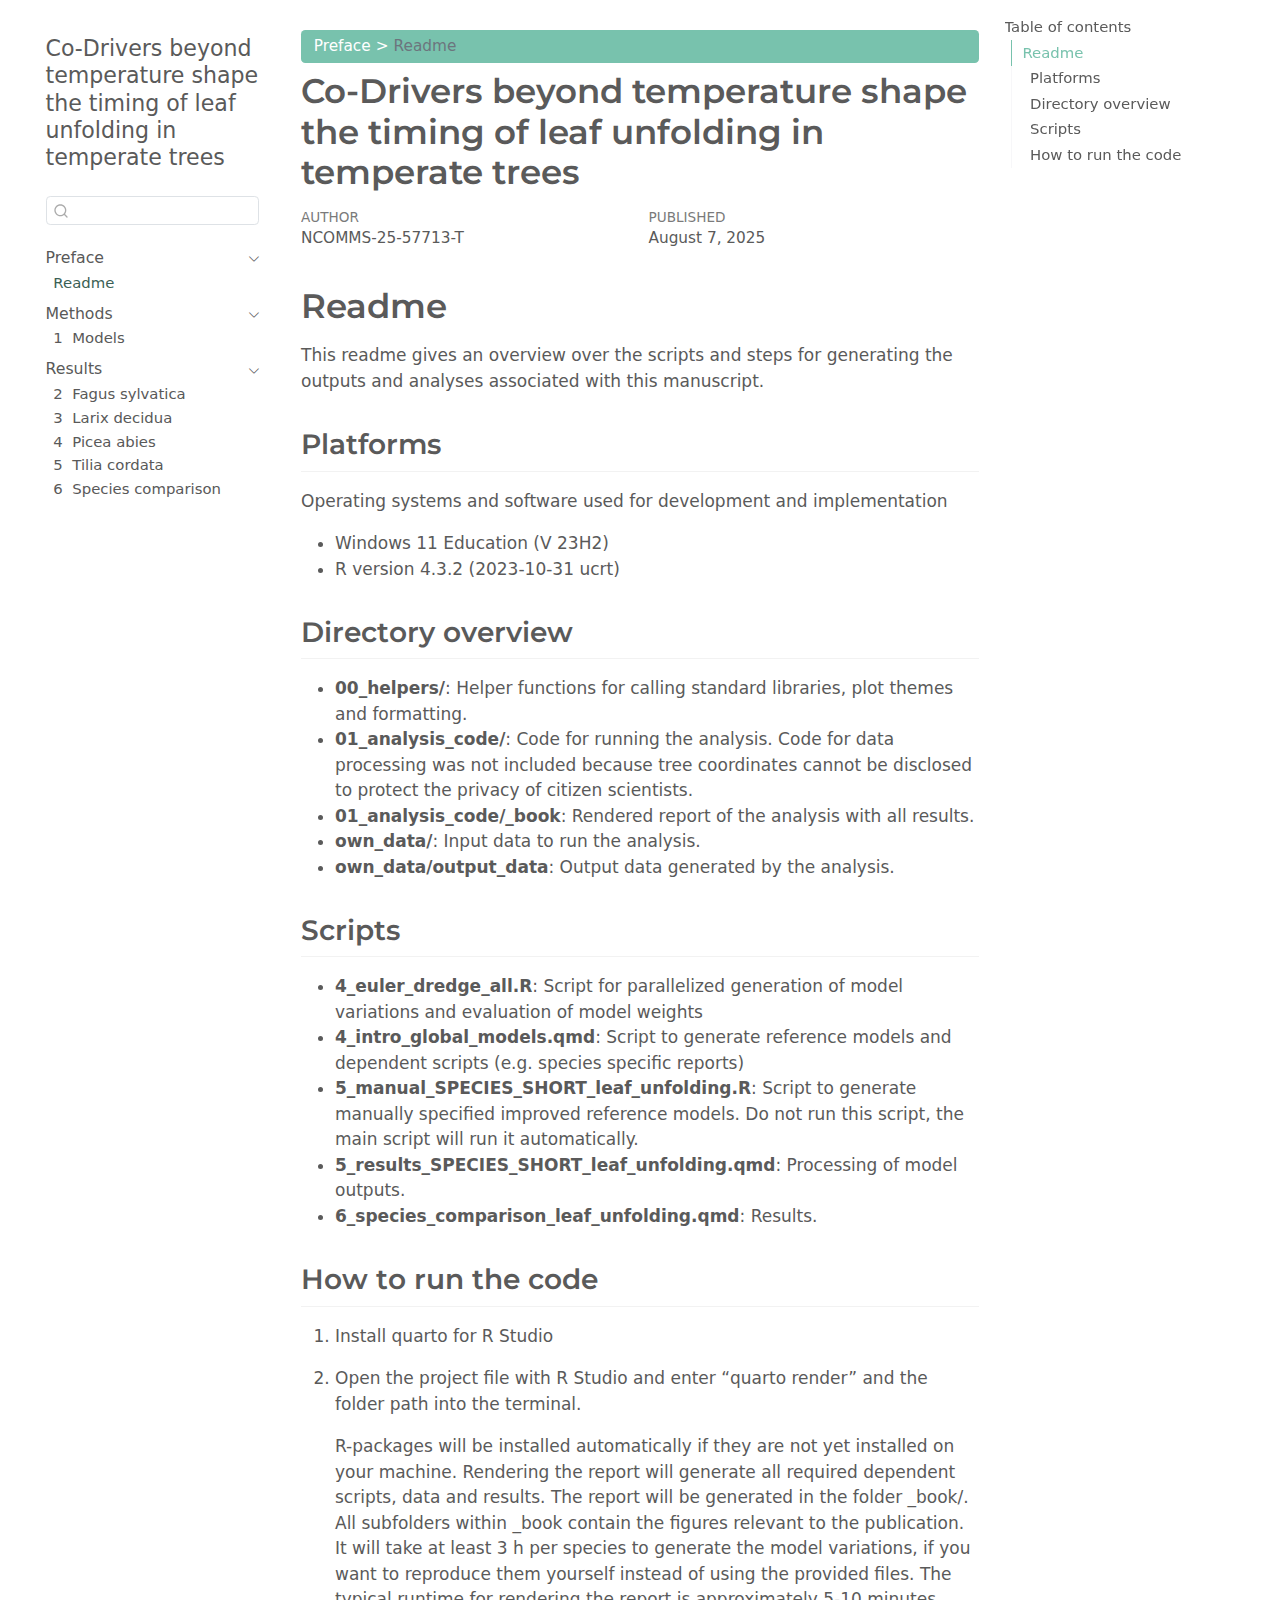
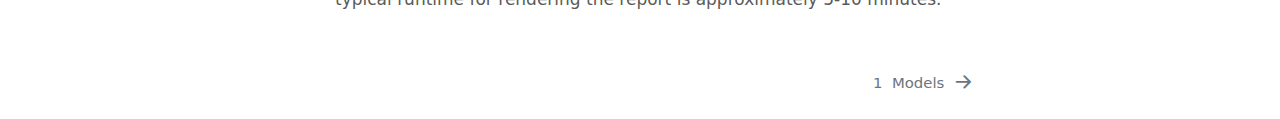
<file: 01_analysis_code/_book/index.html>
<!DOCTYPE html>
<html xmlns="http://www.w3.org/1999/xhtml" lang="en" xml:lang="en"><head>

<meta charset="utf-8">
<meta name="generator" content="quarto-1.4.549">

<meta name="viewport" content="width=device-width, initial-scale=1.0, user-scalable=yes">

<meta name="author" content="NCOMMS-25-57713-T">
<meta name="dcterms.date" content="2025-08-07">

<title>Co-Drivers beyond temperature shape the timing of leaf unfolding in temperate trees</title>
<style>
code{white-space: pre-wrap;}
span.smallcaps{font-variant: small-caps;}
div.columns{display: flex; gap: min(4vw, 1.5em);}
div.column{flex: auto; overflow-x: auto;}
div.hanging-indent{margin-left: 1.5em; text-indent: -1.5em;}
ul.task-list{list-style: none;}
ul.task-list li input[type="checkbox"] {
  width: 0.8em;
  margin: 0 0.8em 0.2em -1em; /* quarto-specific, see https://github.com/quarto-dev/quarto-cli/issues/4556 */ 
  vertical-align: middle;
}
</style>


<script src="site_libs/quarto-nav/quarto-nav.js"></script>
<script src="site_libs/quarto-nav/headroom.min.js"></script>
<script src="site_libs/clipboard/clipboard.min.js"></script>
<script src="site_libs/quarto-search/autocomplete.umd.js"></script>
<script src="site_libs/quarto-search/fuse.min.js"></script>
<script src="site_libs/quarto-search/quarto-search.js"></script>
<meta name="quarto:offset" content="./">
<link href="./4_intro_global_models.html" rel="next">
<script src="site_libs/quarto-html/quarto.js"></script>
<script src="site_libs/quarto-html/popper.min.js"></script>
<script src="site_libs/quarto-html/tippy.umd.min.js"></script>
<script src="site_libs/quarto-html/anchor.min.js"></script>
<link href="site_libs/quarto-html/tippy.css" rel="stylesheet">
<link href="site_libs/quarto-html/quarto-syntax-highlighting.css" rel="stylesheet" id="quarto-text-highlighting-styles">
<script src="site_libs/bootstrap/bootstrap.min.js"></script>
<link href="site_libs/bootstrap/bootstrap-icons.css" rel="stylesheet">
<link href="site_libs/bootstrap/bootstrap.min.css" rel="stylesheet" id="quarto-bootstrap" data-mode="light">
<script id="quarto-search-options" type="application/json">{
  "location": "sidebar",
  "copy-button": false,
  "collapse-after": 3,
  "panel-placement": "start",
  "type": "textbox",
  "limit": 50,
  "keyboard-shortcut": [
    "f",
    "/",
    "s"
  ],
  "show-item-context": false,
  "language": {
    "search-no-results-text": "No results",
    "search-matching-documents-text": "matching documents",
    "search-copy-link-title": "Copy link to search",
    "search-hide-matches-text": "Hide additional matches",
    "search-more-match-text": "more match in this document",
    "search-more-matches-text": "more matches in this document",
    "search-clear-button-title": "Clear",
    "search-text-placeholder": "",
    "search-detached-cancel-button-title": "Cancel",
    "search-submit-button-title": "Submit",
    "search-label": "Search"
  }
}</script>


</head>

<body class="nav-sidebar floating">

<div id="quarto-search-results"></div>
  <header id="quarto-header" class="headroom fixed-top">
  <nav class="quarto-secondary-nav">
    <div class="container-fluid d-flex">
      <button type="button" class="quarto-btn-toggle btn" data-bs-toggle="collapse" data-bs-target=".quarto-sidebar-collapse-item" aria-controls="quarto-sidebar" aria-expanded="false" aria-label="Toggle sidebar navigation" onclick="if (window.quartoToggleHeadroom) { window.quartoToggleHeadroom(); }">
        <i class="bi bi-layout-text-sidebar-reverse"></i>
      </button>
        <nav class="quarto-page-breadcrumbs" aria-label="breadcrumb"><ol class="breadcrumb"><li class="breadcrumb-item"><a href="./index.html">Preface</a></li><li class="breadcrumb-item"><a href="./index.html">Readme</a></li></ol></nav>
        <a class="flex-grow-1" role="button" data-bs-toggle="collapse" data-bs-target=".quarto-sidebar-collapse-item" aria-controls="quarto-sidebar" aria-expanded="false" aria-label="Toggle sidebar navigation" onclick="if (window.quartoToggleHeadroom) { window.quartoToggleHeadroom(); }">      
        </a>
      <button type="button" class="btn quarto-search-button" aria-label="" onclick="window.quartoOpenSearch();">
        <i class="bi bi-search"></i>
      </button>
    </div>
  </nav>
</header>
<!-- content -->
<div id="quarto-content" class="quarto-container page-columns page-rows-contents page-layout-full">
<!-- sidebar -->
  <nav id="quarto-sidebar" class="sidebar collapse collapse-horizontal quarto-sidebar-collapse-item sidebar-navigation floating overflow-auto">
    <div class="pt-lg-2 mt-2 text-left sidebar-header">
    <div class="sidebar-title mb-0 py-0">
      <a href="./">Co-Drivers beyond temperature shape the timing of leaf unfolding in temperate trees</a> 
    </div>
      </div>
        <div class="mt-2 flex-shrink-0 align-items-center">
        <div class="sidebar-search">
        <div id="quarto-search" class="" title="Search"></div>
        </div>
        </div>
    <div class="sidebar-menu-container"> 
    <ul class="list-unstyled mt-1">
        <li class="sidebar-item sidebar-item-section">
      <div class="sidebar-item-container"> 
            <a class="sidebar-item-text sidebar-link text-start" data-bs-toggle="collapse" data-bs-target="#quarto-sidebar-section-1" aria-expanded="true">
 <span class="menu-text">Preface</span></a>
          <a class="sidebar-item-toggle text-start" data-bs-toggle="collapse" data-bs-target="#quarto-sidebar-section-1" aria-expanded="true" aria-label="Toggle section">
            <i class="bi bi-chevron-right ms-2"></i>
          </a> 
      </div>
      <ul id="quarto-sidebar-section-1" class="collapse list-unstyled sidebar-section depth1 show">  
          <li class="sidebar-item">
  <div class="sidebar-item-container"> 
  <a href="./index.html" class="sidebar-item-text sidebar-link active">
 <span class="menu-text">Readme</span></a>
  </div>
</li>
      </ul>
  </li>
        <li class="sidebar-item sidebar-item-section">
      <div class="sidebar-item-container"> 
            <a class="sidebar-item-text sidebar-link text-start" data-bs-toggle="collapse" data-bs-target="#quarto-sidebar-section-2" aria-expanded="true">
 <span class="menu-text">Methods</span></a>
          <a class="sidebar-item-toggle text-start" data-bs-toggle="collapse" data-bs-target="#quarto-sidebar-section-2" aria-expanded="true" aria-label="Toggle section">
            <i class="bi bi-chevron-right ms-2"></i>
          </a> 
      </div>
      <ul id="quarto-sidebar-section-2" class="collapse list-unstyled sidebar-section depth1 show">  
          <li class="sidebar-item">
  <div class="sidebar-item-container"> 
  <a href="./4_intro_global_models.html" class="sidebar-item-text sidebar-link">
 <span class="menu-text"><span class="chapter-number">1</span>&nbsp; <span class="chapter-title">Models</span></span></a>
  </div>
</li>
      </ul>
  </li>
        <li class="sidebar-item sidebar-item-section">
      <div class="sidebar-item-container"> 
            <a class="sidebar-item-text sidebar-link text-start" data-bs-toggle="collapse" data-bs-target="#quarto-sidebar-section-3" aria-expanded="true">
 <span class="menu-text">Results</span></a>
          <a class="sidebar-item-toggle text-start" data-bs-toggle="collapse" data-bs-target="#quarto-sidebar-section-3" aria-expanded="true" aria-label="Toggle section">
            <i class="bi bi-chevron-right ms-2"></i>
          </a> 
      </div>
      <ul id="quarto-sidebar-section-3" class="collapse list-unstyled sidebar-section depth1 show">  
          <li class="sidebar-item">
  <div class="sidebar-item-container"> 
  <a href="./5_results_FS_leaf_unfolding.html" class="sidebar-item-text sidebar-link">
 <span class="menu-text"><span class="chapter-number">2</span>&nbsp; <span class="chapter-title">Fagus sylvatica</span></span></a>
  </div>
</li>
          <li class="sidebar-item">
  <div class="sidebar-item-container"> 
  <a href="./5_results_LD_leaf_unfolding.html" class="sidebar-item-text sidebar-link">
 <span class="menu-text"><span class="chapter-number">3</span>&nbsp; <span class="chapter-title">Larix decidua</span></span></a>
  </div>
</li>
          <li class="sidebar-item">
  <div class="sidebar-item-container"> 
  <a href="./5_results_PA_leaf_unfolding.html" class="sidebar-item-text sidebar-link">
 <span class="menu-text"><span class="chapter-number">4</span>&nbsp; <span class="chapter-title">Picea abies</span></span></a>
  </div>
</li>
          <li class="sidebar-item">
  <div class="sidebar-item-container"> 
  <a href="./5_results_TC_leaf_unfolding.html" class="sidebar-item-text sidebar-link">
 <span class="menu-text"><span class="chapter-number">5</span>&nbsp; <span class="chapter-title">Tilia cordata</span></span></a>
  </div>
</li>
          <li class="sidebar-item">
  <div class="sidebar-item-container"> 
  <a href="./6_species_comparison_leaf_unfolding.html" class="sidebar-item-text sidebar-link">
 <span class="menu-text"><span class="chapter-number">6</span>&nbsp; <span class="chapter-title">Species comparison</span></span></a>
  </div>
</li>
      </ul>
  </li>
    </ul>
    </div>
</nav>
<div id="quarto-sidebar-glass" class="quarto-sidebar-collapse-item" data-bs-toggle="collapse" data-bs-target=".quarto-sidebar-collapse-item"></div>
<!-- margin-sidebar -->
    <div id="quarto-margin-sidebar" class="sidebar margin-sidebar">
        <nav id="TOC" role="doc-toc" class="toc-active">
    <h2 id="toc-title">Table of contents</h2>
   
  <ul>
  <li><a href="#readme" id="toc-readme" class="nav-link active" data-scroll-target="#readme">Readme</a>
  <ul class="collapse">
  <li><a href="#platforms" id="toc-platforms" class="nav-link" data-scroll-target="#platforms">Platforms</a></li>
  <li><a href="#directory-overview" id="toc-directory-overview" class="nav-link" data-scroll-target="#directory-overview">Directory overview</a></li>
  <li><a href="#scripts" id="toc-scripts" class="nav-link" data-scroll-target="#scripts">Scripts</a></li>
  <li><a href="#how-to-run-the-code" id="toc-how-to-run-the-code" class="nav-link" data-scroll-target="#how-to-run-the-code">How to run the code</a></li>
  </ul></li>
  </ul>
</nav>
    </div>
<!-- main -->
<main class="content column-body" id="quarto-document-content">

<header id="title-block-header" class="quarto-title-block default"><nav class="quarto-page-breadcrumbs quarto-title-breadcrumbs d-none d-lg-block" aria-label="breadcrumb"><ol class="breadcrumb"><li class="breadcrumb-item"><a href="./index.html">Preface</a></li><li class="breadcrumb-item"><a href="./index.html">Readme</a></li></ol></nav>
<div class="quarto-title">
<h1 class="title">Co-Drivers beyond temperature shape the timing of leaf unfolding in temperate trees</h1>
</div>



<div class="quarto-title-meta column-body">

    <div>
    <div class="quarto-title-meta-heading">Author</div>
    <div class="quarto-title-meta-contents">
             <p>NCOMMS-25-57713-T </p>
          </div>
  </div>
    
    <div>
    <div class="quarto-title-meta-heading">Published</div>
    <div class="quarto-title-meta-contents">
      <p class="date">August 7, 2025</p>
    </div>
  </div>
  
    
  </div>
  


</header>


<section id="readme" class="level1 unnumbered">
<h1 class="unnumbered">Readme</h1>
<p>This readme gives an overview over the scripts and steps for generating the outputs and analyses associated with this manuscript.</p>
<section id="platforms" class="level2">
<h2 class="anchored" data-anchor-id="platforms">Platforms</h2>
<p>Operating systems and software used for development and implementation</p>
<ul>
<li>Windows 11 Education (V 23H2)</li>
<li>R version 4.3.2 (2023-10-31 ucrt)</li>
</ul>
</section>
<section id="directory-overview" class="level2">
<h2 class="anchored" data-anchor-id="directory-overview">Directory overview</h2>
<ul>
<li><strong>00_helpers/</strong>: Helper functions for calling standard libraries, plot themes and formatting.</li>
<li><strong>01_analysis_code/</strong>: Code for running the analysis. Code for data processing was not included because tree coordinates cannot be disclosed to protect the privacy of citizen scientists.</li>
<li><strong>01_analysis_code/_book</strong>: Rendered report of the analysis with all results.</li>
<li><strong>own_data/</strong>: Input data to run the analysis.</li>
<li><strong>own_data/output_data</strong>: Output data generated by the analysis.</li>
</ul>
</section>
<section id="scripts" class="level2">
<h2 class="anchored" data-anchor-id="scripts">Scripts</h2>
<ul>
<li><strong>4_euler_dredge_all.R</strong>: Script for parallelized generation of model variations and evaluation of model weights</li>
<li><strong>4_intro_global_models.qmd</strong>: Script to generate reference models and dependent scripts (e.g.&nbsp;species specific reports)</li>
<li><strong>5_manual_SPECIES_SHORT_leaf_unfolding.R</strong>: Script to generate manually specified improved reference models. Do not run this script, the main script will run it automatically.</li>
<li><strong>5_results_SPECIES_SHORT_leaf_unfolding.qmd</strong>: Processing of model outputs.</li>
<li><strong>6_species_comparison_leaf_unfolding.qmd</strong>: Results.</li>
</ul>
</section>
<section id="how-to-run-the-code" class="level2">
<h2 class="anchored" data-anchor-id="how-to-run-the-code">How to run the code</h2>
<ol type="1">
<li><p>Install quarto for R Studio</p></li>
<li><p>Open the project file with R Studio and enter “quarto render” and the folder path into the terminal.</p>
<p>R-packages will be installed automatically if they are not yet installed on your machine. Rendering the report will generate all required dependent scripts, data and results. The report will be generated in the folder _book/. All subfolders within _book contain the figures relevant to the publication. It will take at least 3 h per species to generate the model variations, if you want to reproduce them yourself instead of using the provided files. The typical runtime for rendering the report is approximately 5-10 minutes.</p></li>
</ol>


</section>
</section>

</main> <!-- /main -->
<script id="quarto-html-after-body" type="application/javascript">
window.document.addEventListener("DOMContentLoaded", function (event) {
  const toggleBodyColorMode = (bsSheetEl) => {
    const mode = bsSheetEl.getAttribute("data-mode");
    const bodyEl = window.document.querySelector("body");
    if (mode === "dark") {
      bodyEl.classList.add("quarto-dark");
      bodyEl.classList.remove("quarto-light");
    } else {
      bodyEl.classList.add("quarto-light");
      bodyEl.classList.remove("quarto-dark");
    }
  }
  const toggleBodyColorPrimary = () => {
    const bsSheetEl = window.document.querySelector("link#quarto-bootstrap");
    if (bsSheetEl) {
      toggleBodyColorMode(bsSheetEl);
    }
  }
  toggleBodyColorPrimary();  
  const icon = "";
  const anchorJS = new window.AnchorJS();
  anchorJS.options = {
    placement: 'right',
    icon: icon
  };
  anchorJS.add('.anchored');
  const isCodeAnnotation = (el) => {
    for (const clz of el.classList) {
      if (clz.startsWith('code-annotation-')) {                     
        return true;
      }
    }
    return false;
  }
  const clipboard = new window.ClipboardJS('.code-copy-button', {
    text: function(trigger) {
      const codeEl = trigger.previousElementSibling.cloneNode(true);
      for (const childEl of codeEl.children) {
        if (isCodeAnnotation(childEl)) {
          childEl.remove();
        }
      }
      return codeEl.innerText;
    }
  });
  clipboard.on('success', function(e) {
    // button target
    const button = e.trigger;
    // don't keep focus
    button.blur();
    // flash "checked"
    button.classList.add('code-copy-button-checked');
    var currentTitle = button.getAttribute("title");
    button.setAttribute("title", "Copied!");
    let tooltip;
    if (window.bootstrap) {
      button.setAttribute("data-bs-toggle", "tooltip");
      button.setAttribute("data-bs-placement", "left");
      button.setAttribute("data-bs-title", "Copied!");
      tooltip = new bootstrap.Tooltip(button, 
        { trigger: "manual", 
          customClass: "code-copy-button-tooltip",
          offset: [0, -8]});
      tooltip.show();    
    }
    setTimeout(function() {
      if (tooltip) {
        tooltip.hide();
        button.removeAttribute("data-bs-title");
        button.removeAttribute("data-bs-toggle");
        button.removeAttribute("data-bs-placement");
      }
      button.setAttribute("title", currentTitle);
      button.classList.remove('code-copy-button-checked');
    }, 1000);
    // clear code selection
    e.clearSelection();
  });
  function tippyHover(el, contentFn, onTriggerFn, onUntriggerFn) {
    const config = {
      allowHTML: true,
      maxWidth: 500,
      delay: 100,
      arrow: false,
      appendTo: function(el) {
          return el.parentElement;
      },
      interactive: true,
      interactiveBorder: 10,
      theme: 'quarto',
      placement: 'bottom-start',
    };
    if (contentFn) {
      config.content = contentFn;
    }
    if (onTriggerFn) {
      config.onTrigger = onTriggerFn;
    }
    if (onUntriggerFn) {
      config.onUntrigger = onUntriggerFn;
    }
    window.tippy(el, config); 
  }
  const noterefs = window.document.querySelectorAll('a[role="doc-noteref"]');
  for (var i=0; i<noterefs.length; i++) {
    const ref = noterefs[i];
    tippyHover(ref, function() {
      // use id or data attribute instead here
      let href = ref.getAttribute('data-footnote-href') || ref.getAttribute('href');
      try { href = new URL(href).hash; } catch {}
      const id = href.replace(/^#\/?/, "");
      const note = window.document.getElementById(id);
      return note.innerHTML;
    });
  }
  const xrefs = window.document.querySelectorAll('a.quarto-xref');
  const processXRef = (id, note) => {
    // Strip column container classes
    const stripColumnClz = (el) => {
      el.classList.remove("page-full", "page-columns");
      if (el.children) {
        for (const child of el.children) {
          stripColumnClz(child);
        }
      }
    }
    stripColumnClz(note)
    if (id === null || id.startsWith('sec-')) {
      // Special case sections, only their first couple elements
      const container = document.createElement("div");
      if (note.children && note.children.length > 2) {
        container.appendChild(note.children[0].cloneNode(true));
        for (let i = 1; i < note.children.length; i++) {
          const child = note.children[i];
          if (child.tagName === "P" && child.innerText === "") {
            continue;
          } else {
            container.appendChild(child.cloneNode(true));
            break;
          }
        }
        if (window.Quarto?.typesetMath) {
          window.Quarto.typesetMath(container);
        }
        return container.innerHTML
      } else {
        if (window.Quarto?.typesetMath) {
          window.Quarto.typesetMath(note);
        }
        return note.innerHTML;
      }
    } else {
      // Remove any anchor links if they are present
      const anchorLink = note.querySelector('a.anchorjs-link');
      if (anchorLink) {
        anchorLink.remove();
      }
      if (window.Quarto?.typesetMath) {
        window.Quarto.typesetMath(note);
      }
      // TODO in 1.5, we should make sure this works without a callout special case
      if (note.classList.contains("callout")) {
        return note.outerHTML;
      } else {
        return note.innerHTML;
      }
    }
  }
  for (var i=0; i<xrefs.length; i++) {
    const xref = xrefs[i];
    tippyHover(xref, undefined, function(instance) {
      instance.disable();
      let url = xref.getAttribute('href');
      let hash = undefined; 
      if (url.startsWith('#')) {
        hash = url;
      } else {
        try { hash = new URL(url).hash; } catch {}
      }
      if (hash) {
        const id = hash.replace(/^#\/?/, "");
        const note = window.document.getElementById(id);
        if (note !== null) {
          try {
            const html = processXRef(id, note.cloneNode(true));
            instance.setContent(html);
          } finally {
            instance.enable();
            instance.show();
          }
        } else {
          // See if we can fetch this
          fetch(url.split('#')[0])
          .then(res => res.text())
          .then(html => {
            const parser = new DOMParser();
            const htmlDoc = parser.parseFromString(html, "text/html");
            const note = htmlDoc.getElementById(id);
            if (note !== null) {
              const html = processXRef(id, note);
              instance.setContent(html);
            } 
          }).finally(() => {
            instance.enable();
            instance.show();
          });
        }
      } else {
        // See if we can fetch a full url (with no hash to target)
        // This is a special case and we should probably do some content thinning / targeting
        fetch(url)
        .then(res => res.text())
        .then(html => {
          const parser = new DOMParser();
          const htmlDoc = parser.parseFromString(html, "text/html");
          const note = htmlDoc.querySelector('main.content');
          if (note !== null) {
            // This should only happen for chapter cross references
            // (since there is no id in the URL)
            // remove the first header
            if (note.children.length > 0 && note.children[0].tagName === "HEADER") {
              note.children[0].remove();
            }
            const html = processXRef(null, note);
            instance.setContent(html);
          } 
        }).finally(() => {
          instance.enable();
          instance.show();
        });
      }
    }, function(instance) {
    });
  }
      let selectedAnnoteEl;
      const selectorForAnnotation = ( cell, annotation) => {
        let cellAttr = 'data-code-cell="' + cell + '"';
        let lineAttr = 'data-code-annotation="' +  annotation + '"';
        const selector = 'span[' + cellAttr + '][' + lineAttr + ']';
        return selector;
      }
      const selectCodeLines = (annoteEl) => {
        const doc = window.document;
        const targetCell = annoteEl.getAttribute("data-target-cell");
        const targetAnnotation = annoteEl.getAttribute("data-target-annotation");
        const annoteSpan = window.document.querySelector(selectorForAnnotation(targetCell, targetAnnotation));
        const lines = annoteSpan.getAttribute("data-code-lines").split(",");
        const lineIds = lines.map((line) => {
          return targetCell + "-" + line;
        })
        let top = null;
        let height = null;
        let parent = null;
        if (lineIds.length > 0) {
            //compute the position of the single el (top and bottom and make a div)
            const el = window.document.getElementById(lineIds[0]);
            top = el.offsetTop;
            height = el.offsetHeight;
            parent = el.parentElement.parentElement;
          if (lineIds.length > 1) {
            const lastEl = window.document.getElementById(lineIds[lineIds.length - 1]);
            const bottom = lastEl.offsetTop + lastEl.offsetHeight;
            height = bottom - top;
          }
          if (top !== null && height !== null && parent !== null) {
            // cook up a div (if necessary) and position it 
            let div = window.document.getElementById("code-annotation-line-highlight");
            if (div === null) {
              div = window.document.createElement("div");
              div.setAttribute("id", "code-annotation-line-highlight");
              div.style.position = 'absolute';
              parent.appendChild(div);
            }
            div.style.top = top - 2 + "px";
            div.style.height = height + 4 + "px";
            div.style.left = 0;
            let gutterDiv = window.document.getElementById("code-annotation-line-highlight-gutter");
            if (gutterDiv === null) {
              gutterDiv = window.document.createElement("div");
              gutterDiv.setAttribute("id", "code-annotation-line-highlight-gutter");
              gutterDiv.style.position = 'absolute';
              const codeCell = window.document.getElementById(targetCell);
              const gutter = codeCell.querySelector('.code-annotation-gutter');
              gutter.appendChild(gutterDiv);
            }
            gutterDiv.style.top = top - 2 + "px";
            gutterDiv.style.height = height + 4 + "px";
          }
          selectedAnnoteEl = annoteEl;
        }
      };
      const unselectCodeLines = () => {
        const elementsIds = ["code-annotation-line-highlight", "code-annotation-line-highlight-gutter"];
        elementsIds.forEach((elId) => {
          const div = window.document.getElementById(elId);
          if (div) {
            div.remove();
          }
        });
        selectedAnnoteEl = undefined;
      };
        // Handle positioning of the toggle
    window.addEventListener(
      "resize",
      throttle(() => {
        elRect = undefined;
        if (selectedAnnoteEl) {
          selectCodeLines(selectedAnnoteEl);
        }
      }, 10)
    );
    function throttle(fn, ms) {
    let throttle = false;
    let timer;
      return (...args) => {
        if(!throttle) { // first call gets through
            fn.apply(this, args);
            throttle = true;
        } else { // all the others get throttled
            if(timer) clearTimeout(timer); // cancel #2
            timer = setTimeout(() => {
              fn.apply(this, args);
              timer = throttle = false;
            }, ms);
        }
      };
    }
      // Attach click handler to the DT
      const annoteDls = window.document.querySelectorAll('dt[data-target-cell]');
      for (const annoteDlNode of annoteDls) {
        annoteDlNode.addEventListener('click', (event) => {
          const clickedEl = event.target;
          if (clickedEl !== selectedAnnoteEl) {
            unselectCodeLines();
            const activeEl = window.document.querySelector('dt[data-target-cell].code-annotation-active');
            if (activeEl) {
              activeEl.classList.remove('code-annotation-active');
            }
            selectCodeLines(clickedEl);
            clickedEl.classList.add('code-annotation-active');
          } else {
            // Unselect the line
            unselectCodeLines();
            clickedEl.classList.remove('code-annotation-active');
          }
        });
      }
  const findCites = (el) => {
    const parentEl = el.parentElement;
    if (parentEl) {
      const cites = parentEl.dataset.cites;
      if (cites) {
        return {
          el,
          cites: cites.split(' ')
        };
      } else {
        return findCites(el.parentElement)
      }
    } else {
      return undefined;
    }
  };
  var bibliorefs = window.document.querySelectorAll('a[role="doc-biblioref"]');
  for (var i=0; i<bibliorefs.length; i++) {
    const ref = bibliorefs[i];
    const citeInfo = findCites(ref);
    if (citeInfo) {
      tippyHover(citeInfo.el, function() {
        var popup = window.document.createElement('div');
        citeInfo.cites.forEach(function(cite) {
          var citeDiv = window.document.createElement('div');
          citeDiv.classList.add('hanging-indent');
          citeDiv.classList.add('csl-entry');
          var biblioDiv = window.document.getElementById('ref-' + cite);
          if (biblioDiv) {
            citeDiv.innerHTML = biblioDiv.innerHTML;
          }
          popup.appendChild(citeDiv);
        });
        return popup.innerHTML;
      });
    }
  }
});
</script>
<nav class="page-navigation column-body">
  <div class="nav-page nav-page-previous">
  </div>
  <div class="nav-page nav-page-next">
      <a href="./4_intro_global_models.html" class="pagination-link" aria-label="<span class='chapter-number'>1</span>&nbsp; <span class='chapter-title'>Models</span>">
        <span class="nav-page-text"><span class="chapter-number">1</span>&nbsp; <span class="chapter-title">Models</span></span> <i class="bi bi-arrow-right-short"></i>
      </a>
  </div>
</nav>
</div> <!-- /content -->




</body></html>
</file>
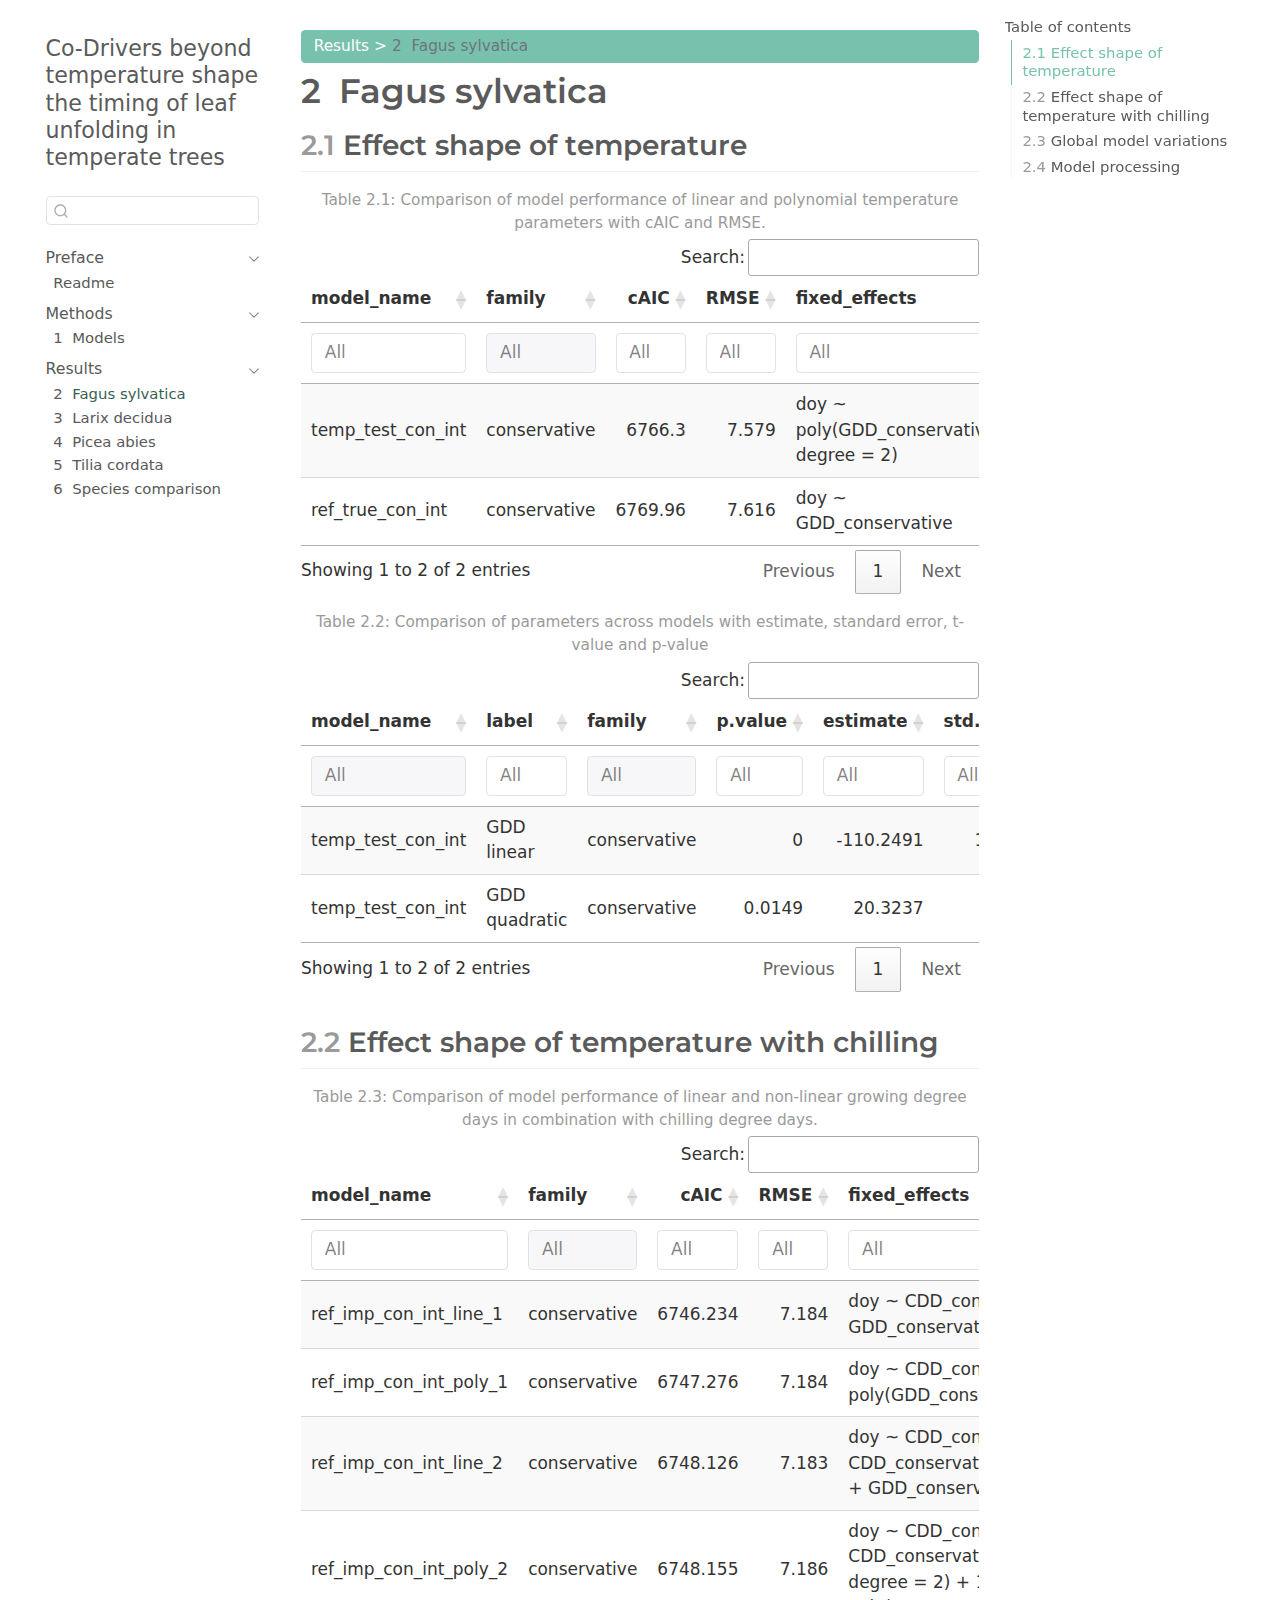
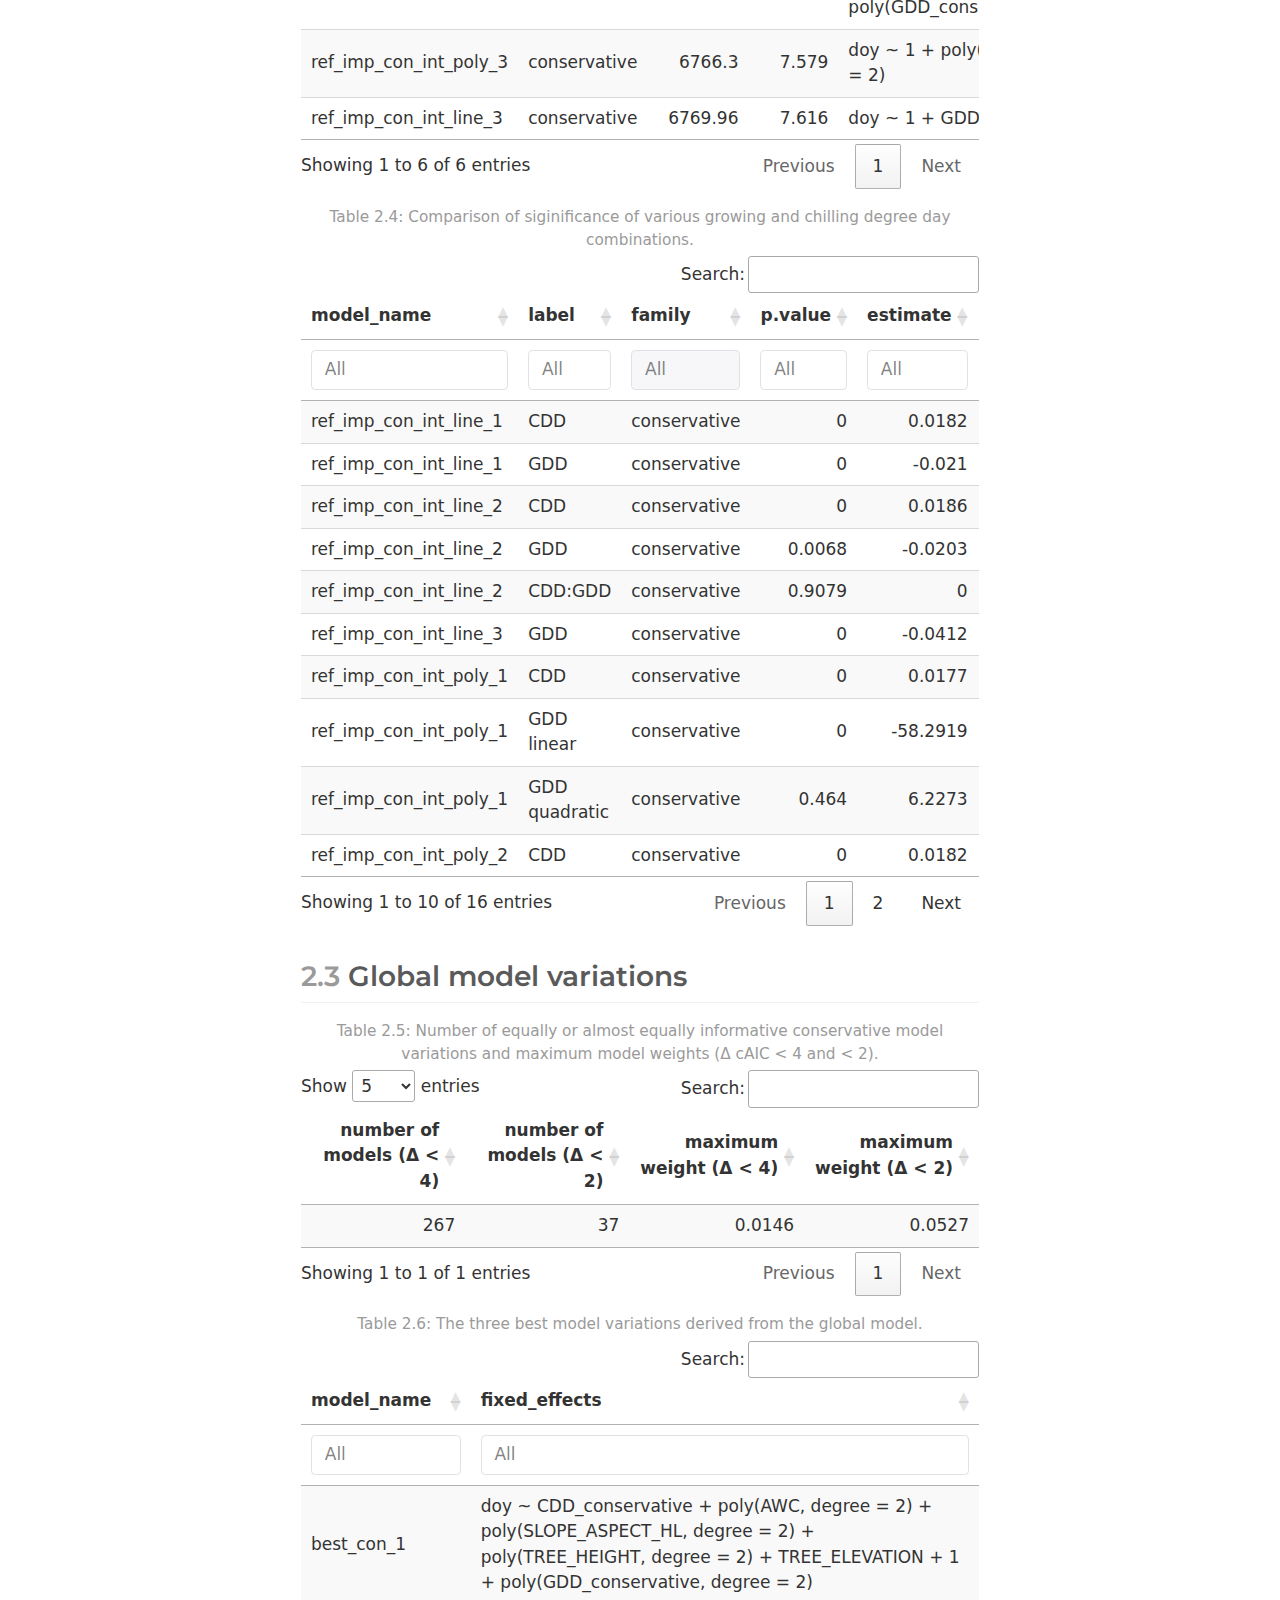
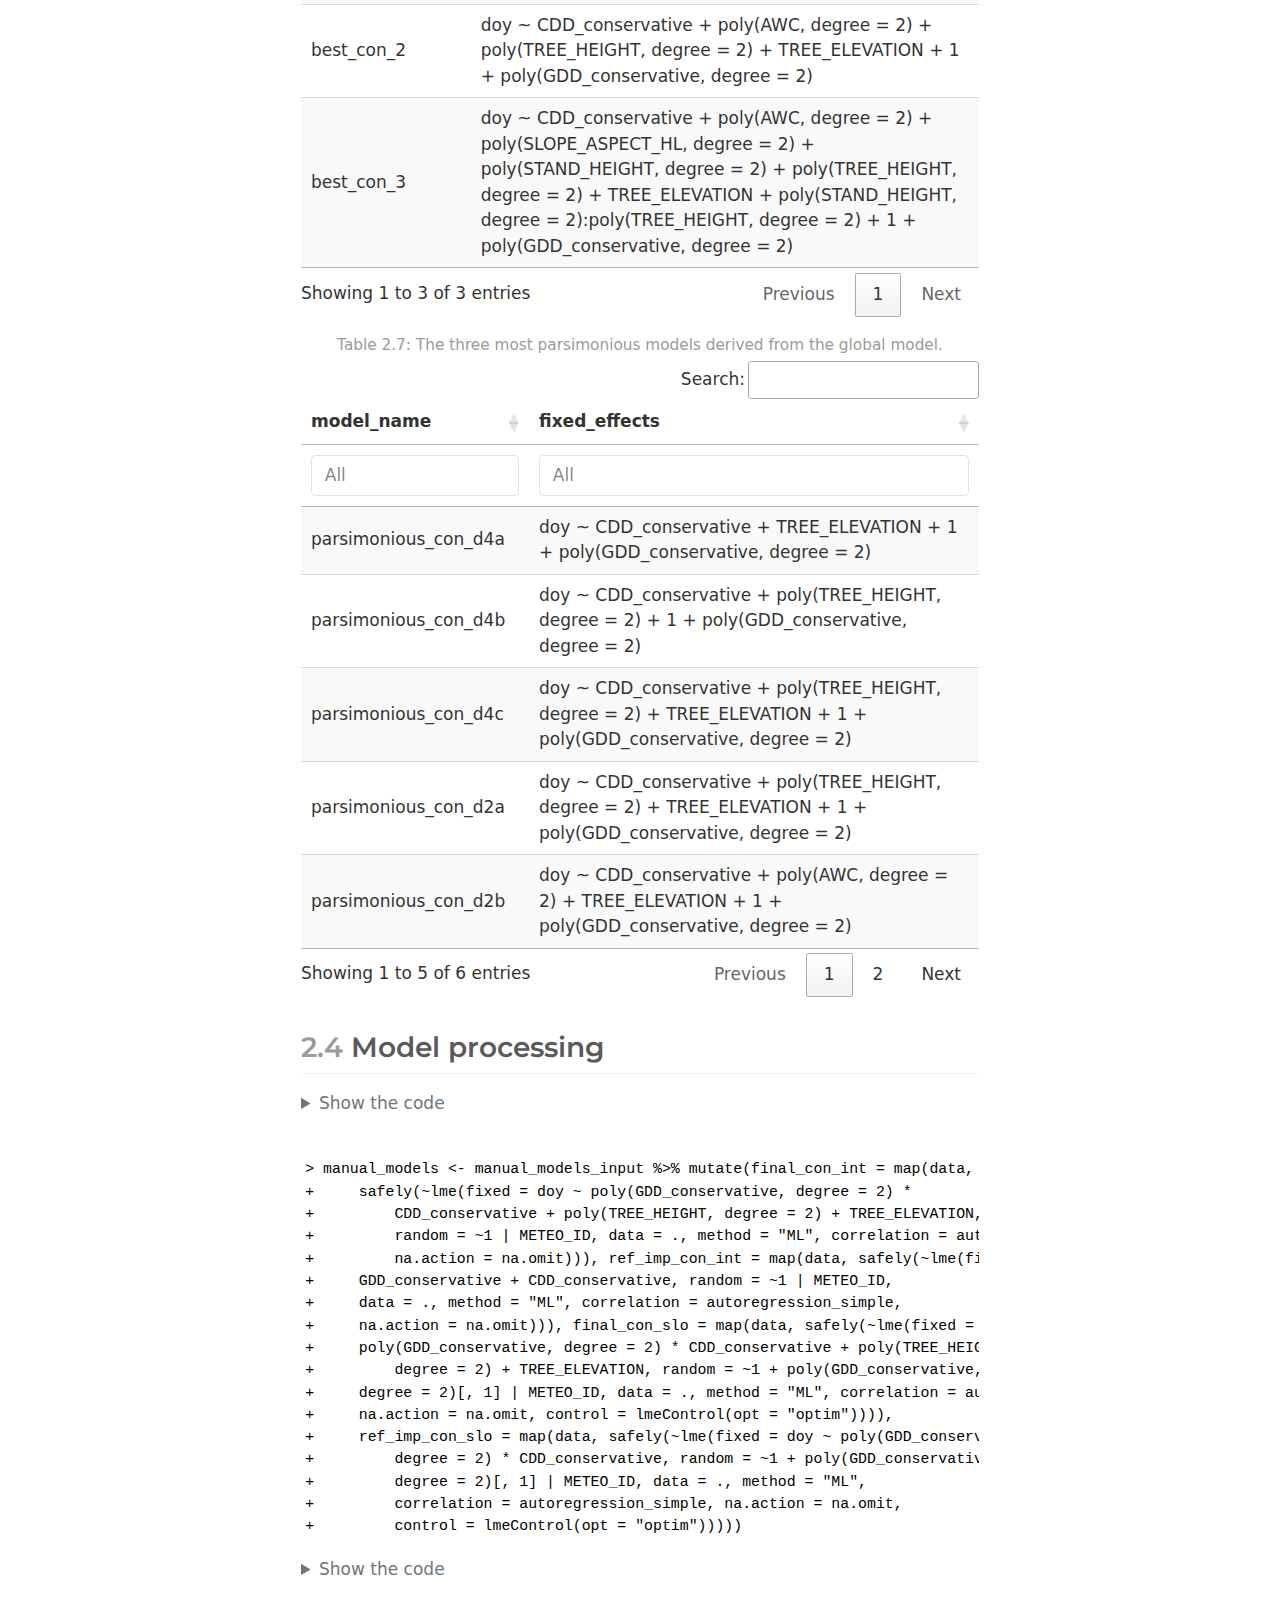
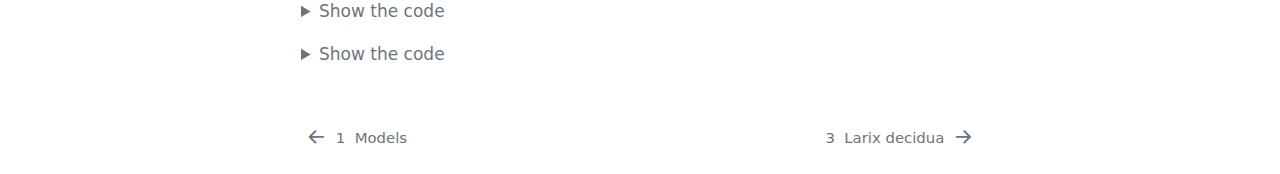
<file: 01_analysis_code/_book/5_results_FS_leaf_unfolding.html>
<!DOCTYPE html>
<html xmlns="http://www.w3.org/1999/xhtml" lang="en" xml:lang="en"><head>

<meta charset="utf-8">
<meta name="generator" content="quarto-1.4.549">

<meta name="viewport" content="width=device-width, initial-scale=1.0, user-scalable=yes">


<title>Co-Drivers beyond temperature shape the timing of leaf unfolding in temperate trees - 2&nbsp; Fagus sylvatica</title>
<style>
code{white-space: pre-wrap;}
span.smallcaps{font-variant: small-caps;}
div.columns{display: flex; gap: min(4vw, 1.5em);}
div.column{flex: auto; overflow-x: auto;}
div.hanging-indent{margin-left: 1.5em; text-indent: -1.5em;}
ul.task-list{list-style: none;}
ul.task-list li input[type="checkbox"] {
  width: 0.8em;
  margin: 0 0.8em 0.2em -1em; /* quarto-specific, see https://github.com/quarto-dev/quarto-cli/issues/4556 */ 
  vertical-align: middle;
}
/* CSS for syntax highlighting */
pre > code.sourceCode { white-space: pre; position: relative; }
pre > code.sourceCode > span { line-height: 1.25; }
pre > code.sourceCode > span:empty { height: 1.2em; }
.sourceCode { overflow: visible; }
code.sourceCode > span { color: inherit; text-decoration: inherit; }
div.sourceCode { margin: 1em 0; }
pre.sourceCode { margin: 0; }
@media screen {
div.sourceCode { overflow: auto; }
}
@media print {
pre > code.sourceCode { white-space: pre-wrap; }
pre > code.sourceCode > span { text-indent: -5em; padding-left: 5em; }
}
pre.numberSource code
  { counter-reset: source-line 0; }
pre.numberSource code > span
  { position: relative; left: -4em; counter-increment: source-line; }
pre.numberSource code > span > a:first-child::before
  { content: counter(source-line);
    position: relative; left: -1em; text-align: right; vertical-align: baseline;
    border: none; display: inline-block;
    -webkit-touch-callout: none; -webkit-user-select: none;
    -khtml-user-select: none; -moz-user-select: none;
    -ms-user-select: none; user-select: none;
    padding: 0 4px; width: 4em;
  }
pre.numberSource { margin-left: 3em;  padding-left: 4px; }
div.sourceCode
  {   }
@media screen {
pre > code.sourceCode > span > a:first-child::before { text-decoration: underline; }
}
</style>


<script src="site_libs/quarto-nav/quarto-nav.js"></script>
<script src="site_libs/quarto-nav/headroom.min.js"></script>
<script src="site_libs/clipboard/clipboard.min.js"></script>
<script src="site_libs/quarto-search/autocomplete.umd.js"></script>
<script src="site_libs/quarto-search/fuse.min.js"></script>
<script src="site_libs/quarto-search/quarto-search.js"></script>
<meta name="quarto:offset" content="./">
<link href="./5_results_LD_leaf_unfolding.html" rel="next">
<link href="./4_intro_global_models.html" rel="prev">
<script src="site_libs/quarto-html/quarto.js"></script>
<script src="site_libs/quarto-html/popper.min.js"></script>
<script src="site_libs/quarto-html/tippy.umd.min.js"></script>
<script src="site_libs/quarto-html/anchor.min.js"></script>
<link href="site_libs/quarto-html/tippy.css" rel="stylesheet">
<link href="site_libs/quarto-html/quarto-syntax-highlighting.css" rel="stylesheet" id="quarto-text-highlighting-styles">
<script src="site_libs/bootstrap/bootstrap.min.js"></script>
<link href="site_libs/bootstrap/bootstrap-icons.css" rel="stylesheet">
<link href="site_libs/bootstrap/bootstrap.min.css" rel="stylesheet" id="quarto-bootstrap" data-mode="light">
<script id="quarto-search-options" type="application/json">{
  "location": "sidebar",
  "copy-button": false,
  "collapse-after": 3,
  "panel-placement": "start",
  "type": "textbox",
  "limit": 50,
  "keyboard-shortcut": [
    "f",
    "/",
    "s"
  ],
  "show-item-context": false,
  "language": {
    "search-no-results-text": "No results",
    "search-matching-documents-text": "matching documents",
    "search-copy-link-title": "Copy link to search",
    "search-hide-matches-text": "Hide additional matches",
    "search-more-match-text": "more match in this document",
    "search-more-matches-text": "more matches in this document",
    "search-clear-button-title": "Clear",
    "search-text-placeholder": "",
    "search-detached-cancel-button-title": "Cancel",
    "search-submit-button-title": "Submit",
    "search-label": "Search"
  }
}</script>
<link href="site_libs/htmltools-fill-0.5.8.1/fill.css" rel="stylesheet">
<script src="site_libs/htmlwidgets-1.6.4/htmlwidgets.js"></script>
<link href="site_libs/datatables-css-0.0.0/datatables-crosstalk.css" rel="stylesheet">
<script src="site_libs/datatables-binding-0.33/datatables.js"></script>
<script src="site_libs/jquery-3.6.0/jquery-3.6.0.min.js"></script>
<link href="site_libs/dt-core-1.13.6/css/jquery.dataTables.min.css" rel="stylesheet">
<link href="site_libs/dt-core-1.13.6/css/jquery.dataTables.extra.css" rel="stylesheet">
<script src="site_libs/dt-core-1.13.6/js/jquery.dataTables.min.js"></script>
<link href="site_libs/nouislider-7.0.10/jquery.nouislider.min.css" rel="stylesheet">
<script src="site_libs/nouislider-7.0.10/jquery.nouislider.min.js"></script>
<link href="site_libs/selectize-0.12.0/selectize.bootstrap3.css" rel="stylesheet">
<script src="site_libs/selectize-0.12.0/selectize.min.js"></script>
<link href="site_libs/crosstalk-1.2.1/css/crosstalk.min.css" rel="stylesheet">
<script src="site_libs/crosstalk-1.2.1/js/crosstalk.min.js"></script>


</head>

<body class="nav-sidebar floating">

<div id="quarto-search-results"></div>
  <header id="quarto-header" class="headroom fixed-top">
  <nav class="quarto-secondary-nav">
    <div class="container-fluid d-flex">
      <button type="button" class="quarto-btn-toggle btn" data-bs-toggle="collapse" data-bs-target=".quarto-sidebar-collapse-item" aria-controls="quarto-sidebar" aria-expanded="false" aria-label="Toggle sidebar navigation" onclick="if (window.quartoToggleHeadroom) { window.quartoToggleHeadroom(); }">
        <i class="bi bi-layout-text-sidebar-reverse"></i>
      </button>
        <nav class="quarto-page-breadcrumbs" aria-label="breadcrumb"><ol class="breadcrumb"><li class="breadcrumb-item"><a href="./5_results_FS_leaf_unfolding.html">Results</a></li><li class="breadcrumb-item"><a href="./5_results_FS_leaf_unfolding.html"><span class="chapter-number">2</span>&nbsp; <span class="chapter-title">Fagus sylvatica</span></a></li></ol></nav>
        <a class="flex-grow-1" role="button" data-bs-toggle="collapse" data-bs-target=".quarto-sidebar-collapse-item" aria-controls="quarto-sidebar" aria-expanded="false" aria-label="Toggle sidebar navigation" onclick="if (window.quartoToggleHeadroom) { window.quartoToggleHeadroom(); }">      
        </a>
      <button type="button" class="btn quarto-search-button" aria-label="" onclick="window.quartoOpenSearch();">
        <i class="bi bi-search"></i>
      </button>
    </div>
  </nav>
</header>
<!-- content -->
<div id="quarto-content" class="quarto-container page-columns page-rows-contents page-layout-full">
<!-- sidebar -->
  <nav id="quarto-sidebar" class="sidebar collapse collapse-horizontal quarto-sidebar-collapse-item sidebar-navigation floating overflow-auto">
    <div class="pt-lg-2 mt-2 text-left sidebar-header">
    <div class="sidebar-title mb-0 py-0">
      <a href="./">Co-Drivers beyond temperature shape the timing of leaf unfolding in temperate trees</a> 
    </div>
      </div>
        <div class="mt-2 flex-shrink-0 align-items-center">
        <div class="sidebar-search">
        <div id="quarto-search" class="" title="Search"></div>
        </div>
        </div>
    <div class="sidebar-menu-container"> 
    <ul class="list-unstyled mt-1">
        <li class="sidebar-item sidebar-item-section">
      <div class="sidebar-item-container"> 
            <a class="sidebar-item-text sidebar-link text-start" data-bs-toggle="collapse" data-bs-target="#quarto-sidebar-section-1" aria-expanded="true">
 <span class="menu-text">Preface</span></a>
          <a class="sidebar-item-toggle text-start" data-bs-toggle="collapse" data-bs-target="#quarto-sidebar-section-1" aria-expanded="true" aria-label="Toggle section">
            <i class="bi bi-chevron-right ms-2"></i>
          </a> 
      </div>
      <ul id="quarto-sidebar-section-1" class="collapse list-unstyled sidebar-section depth1 show">  
          <li class="sidebar-item">
  <div class="sidebar-item-container"> 
  <a href="./index.html" class="sidebar-item-text sidebar-link">
 <span class="menu-text">Readme</span></a>
  </div>
</li>
      </ul>
  </li>
        <li class="sidebar-item sidebar-item-section">
      <div class="sidebar-item-container"> 
            <a class="sidebar-item-text sidebar-link text-start" data-bs-toggle="collapse" data-bs-target="#quarto-sidebar-section-2" aria-expanded="true">
 <span class="menu-text">Methods</span></a>
          <a class="sidebar-item-toggle text-start" data-bs-toggle="collapse" data-bs-target="#quarto-sidebar-section-2" aria-expanded="true" aria-label="Toggle section">
            <i class="bi bi-chevron-right ms-2"></i>
          </a> 
      </div>
      <ul id="quarto-sidebar-section-2" class="collapse list-unstyled sidebar-section depth1 show">  
          <li class="sidebar-item">
  <div class="sidebar-item-container"> 
  <a href="./4_intro_global_models.html" class="sidebar-item-text sidebar-link">
 <span class="menu-text"><span class="chapter-number">1</span>&nbsp; <span class="chapter-title">Models</span></span></a>
  </div>
</li>
      </ul>
  </li>
        <li class="sidebar-item sidebar-item-section">
      <div class="sidebar-item-container"> 
            <a class="sidebar-item-text sidebar-link text-start" data-bs-toggle="collapse" data-bs-target="#quarto-sidebar-section-3" aria-expanded="true">
 <span class="menu-text">Results</span></a>
          <a class="sidebar-item-toggle text-start" data-bs-toggle="collapse" data-bs-target="#quarto-sidebar-section-3" aria-expanded="true" aria-label="Toggle section">
            <i class="bi bi-chevron-right ms-2"></i>
          </a> 
      </div>
      <ul id="quarto-sidebar-section-3" class="collapse list-unstyled sidebar-section depth1 show">  
          <li class="sidebar-item">
  <div class="sidebar-item-container"> 
  <a href="./5_results_FS_leaf_unfolding.html" class="sidebar-item-text sidebar-link active">
 <span class="menu-text"><span class="chapter-number">2</span>&nbsp; <span class="chapter-title">Fagus sylvatica</span></span></a>
  </div>
</li>
          <li class="sidebar-item">
  <div class="sidebar-item-container"> 
  <a href="./5_results_LD_leaf_unfolding.html" class="sidebar-item-text sidebar-link">
 <span class="menu-text"><span class="chapter-number">3</span>&nbsp; <span class="chapter-title">Larix decidua</span></span></a>
  </div>
</li>
          <li class="sidebar-item">
  <div class="sidebar-item-container"> 
  <a href="./5_results_PA_leaf_unfolding.html" class="sidebar-item-text sidebar-link">
 <span class="menu-text"><span class="chapter-number">4</span>&nbsp; <span class="chapter-title">Picea abies</span></span></a>
  </div>
</li>
          <li class="sidebar-item">
  <div class="sidebar-item-container"> 
  <a href="./5_results_TC_leaf_unfolding.html" class="sidebar-item-text sidebar-link">
 <span class="menu-text"><span class="chapter-number">5</span>&nbsp; <span class="chapter-title">Tilia cordata</span></span></a>
  </div>
</li>
          <li class="sidebar-item">
  <div class="sidebar-item-container"> 
  <a href="./6_species_comparison_leaf_unfolding.html" class="sidebar-item-text sidebar-link">
 <span class="menu-text"><span class="chapter-number">6</span>&nbsp; <span class="chapter-title">Species comparison</span></span></a>
  </div>
</li>
      </ul>
  </li>
    </ul>
    </div>
</nav>
<div id="quarto-sidebar-glass" class="quarto-sidebar-collapse-item" data-bs-toggle="collapse" data-bs-target=".quarto-sidebar-collapse-item"></div>
<!-- margin-sidebar -->
    <div id="quarto-margin-sidebar" class="sidebar margin-sidebar">
        <nav id="TOC" role="doc-toc" class="toc-active">
    <h2 id="toc-title">Table of contents</h2>
   
  <ul>
  <li><a href="#effect-shape-of-temperature" id="toc-effect-shape-of-temperature" class="nav-link active" data-scroll-target="#effect-shape-of-temperature"><span class="header-section-number">2.1</span> Effect shape of temperature</a></li>
  <li><a href="#effect-shape-of-temperature-with-chilling" id="toc-effect-shape-of-temperature-with-chilling" class="nav-link" data-scroll-target="#effect-shape-of-temperature-with-chilling"><span class="header-section-number">2.2</span> Effect shape of temperature with chilling</a></li>
  <li><a href="#global-model-variations" id="toc-global-model-variations" class="nav-link" data-scroll-target="#global-model-variations"><span class="header-section-number">2.3</span> Global model variations</a></li>
  <li><a href="#model-processing" id="toc-model-processing" class="nav-link" data-scroll-target="#model-processing"><span class="header-section-number">2.4</span> Model processing</a></li>
  </ul>
</nav>
    </div>
<!-- main -->
<main class="content column-body" id="quarto-document-content">

<header id="title-block-header" class="quarto-title-block default"><nav class="quarto-page-breadcrumbs quarto-title-breadcrumbs d-none d-lg-block" aria-label="breadcrumb"><ol class="breadcrumb"><li class="breadcrumb-item"><a href="./5_results_FS_leaf_unfolding.html">Results</a></li><li class="breadcrumb-item"><a href="./5_results_FS_leaf_unfolding.html"><span class="chapter-number">2</span>&nbsp; <span class="chapter-title">Fagus sylvatica</span></a></li></ol></nav>
<div class="quarto-title">
<h1 class="title"><span class="chapter-number">2</span>&nbsp; <span class="chapter-title">Fagus sylvatica</span></h1>
</div>



<div class="quarto-title-meta column-body">

    
  
    
  </div>
  


</header>


<section id="effect-shape-of-temperature" class="level2" data-number="2.1">
<h2 data-number="2.1" class="anchored" data-anchor-id="effect-shape-of-temperature"><span class="header-section-number">2.1</span> Effect shape of temperature</h2>
<div class="cell">
<div id="tbl-temp-test-selection" class="cell quarto-float anchored">
<figure class="quarto-float quarto-float-tbl figure">
<figcaption class="quarto-float-caption-top quarto-float-caption quarto-float-tbl" id="tbl-temp-test-selection-caption-0ceaefa1-69ba-4598-a22c-09a6ac19f8ca">
Table&nbsp;2.1: Comparison of model performance of linear and polynomial temperature parameters with cAIC and RMSE.
</figcaption>
<div aria-describedby="tbl-temp-test-selection-caption-0ceaefa1-69ba-4598-a22c-09a6ac19f8ca">
<div class="cell-output-display">
<div class="datatables html-widget html-fill-item" id="htmlwidget-8608077c2c08295bdb4b" style="width:100%;height:auto;"></div>
<script type="application/json" data-for="htmlwidget-8608077c2c08295bdb4b">{"x":{"filter":"top","vertical":false,"filterHTML":"<tr>\n  <td data-type=\"character\" style=\"vertical-align: top;\">\n    <div class=\"form-group has-feedback\" style=\"margin-bottom: auto;\">\n      <input type=\"search\" placeholder=\"All\" class=\"form-control\" style=\"width: 100%;\"/>\n      <span class=\"glyphicon glyphicon-remove-circle form-control-feedback\"><\/span>\n    <\/div>\n  <\/td>\n  <td data-type=\"character\" style=\"vertical-align: top;\">\n    <div class=\"form-group has-feedback\" style=\"margin-bottom: auto;\">\n      <input type=\"search\" placeholder=\"All\" class=\"form-control\" style=\"width: 100%;\" disabled=\"\"/>\n      <span class=\"glyphicon glyphicon-remove-circle form-control-feedback\"><\/span>\n    <\/div>\n  <\/td>\n  <td data-type=\"number\" style=\"vertical-align: top;\">\n    <div class=\"form-group has-feedback\" style=\"margin-bottom: auto;\">\n      <input type=\"search\" placeholder=\"All\" class=\"form-control\" style=\"width: 100%;\"/>\n      <span class=\"glyphicon glyphicon-remove-circle form-control-feedback\"><\/span>\n    <\/div>\n    <div style=\"display: none;position: absolute;width: 200px;opacity: 1\">\n      <div data-min=\"6766.3\" data-max=\"6769.96\" data-scale=\"2\"><\/div>\n      <span style=\"float: left;\"><\/span>\n      <span style=\"float: right;\"><\/span>\n    <\/div>\n  <\/td>\n  <td data-type=\"number\" style=\"vertical-align: top;\">\n    <div class=\"form-group has-feedback\" style=\"margin-bottom: auto;\">\n      <input type=\"search\" placeholder=\"All\" class=\"form-control\" style=\"width: 100%;\"/>\n      <span class=\"glyphicon glyphicon-remove-circle form-control-feedback\"><\/span>\n    <\/div>\n    <div style=\"display: none;position: absolute;width: 200px;opacity: 1\">\n      <div data-min=\"7.579\" data-max=\"7.616\" data-scale=\"3\"><\/div>\n      <span style=\"float: left;\"><\/span>\n      <span style=\"float: right;\"><\/span>\n    <\/div>\n  <\/td>\n  <td data-type=\"character\" style=\"vertical-align: top;\">\n    <div class=\"form-group has-feedback\" style=\"margin-bottom: auto;\">\n      <input type=\"search\" placeholder=\"All\" class=\"form-control\" style=\"width: 100%;\"/>\n      <span class=\"glyphicon glyphicon-remove-circle form-control-feedback\"><\/span>\n    <\/div>\n  <\/td>\n  <td data-type=\"number\" style=\"vertical-align: top;\">\n    <div class=\"form-group has-feedback\" style=\"margin-bottom: auto;\">\n      <input type=\"search\" placeholder=\"All\" class=\"form-control\" style=\"width: 100%;\"/>\n      <span class=\"glyphicon glyphicon-remove-circle form-control-feedback\"><\/span>\n    <\/div>\n    <div style=\"display: none;position: absolute;width: 200px;opacity: 1\">\n      <div data-min=\"20.065\" data-max=\"23.725\" data-scale=\"3\"><\/div>\n      <span style=\"float: left;\"><\/span>\n      <span style=\"float: right;\"><\/span>\n    <\/div>\n  <\/td>\n  <td data-type=\"number\" style=\"vertical-align: top;\">\n    <div class=\"form-group has-feedback\" style=\"margin-bottom: auto;\">\n      <input type=\"search\" placeholder=\"All\" class=\"form-control\" style=\"width: 100%;\"/>\n      <span class=\"glyphicon glyphicon-remove-circle form-control-feedback\"><\/span>\n    <\/div>\n    <div style=\"display: none;position: absolute;width: 200px;opacity: 1\">\n      <div data-min=\"0.395\" data-max=\"0.433\" data-scale=\"3\"><\/div>\n      <span style=\"float: left;\"><\/span>\n      <span style=\"float: right;\"><\/span>\n    <\/div>\n  <\/td>\n<\/tr>","data":[["temp_test_con_int","ref_true_con_int"],["conservative","conservative"],[6766.3,6769.96],[7.579,7.616],["doy ~ poly(GDD_conservative, degree = 2)","doy ~ GDD_conservative"],[20.065,23.725],[0.395,0.433]],"container":"<table class=\"display\">\n  <thead>\n    <tr>\n      <th>model_name<\/th>\n      <th>family<\/th>\n      <th>cAIC<\/th>\n      <th>RMSE<\/th>\n      <th>fixed_effects<\/th>\n      <th>d.cAIC<\/th>\n      <th>d.RMSE<\/th>\n    <\/tr>\n  <\/thead>\n<\/table>","options":{"scrollX":true,"pageLength":10,"extenstions":"Buttons","dom":"Bfrtip","buttons":["print"],"columnDefs":[{"className":"dt-right","targets":[2,3,5,6]},{"name":"model_name","targets":0},{"name":"family","targets":1},{"name":"cAIC","targets":2},{"name":"RMSE","targets":3},{"name":"fixed_effects","targets":4},{"name":"d.cAIC","targets":5},{"name":"d.RMSE","targets":6}],"order":[],"autoWidth":false,"orderClasses":false,"orderCellsTop":true}},"evals":[],"jsHooks":[]}</script>
</div>
</div>
</figure>
</div>
</div>
<div class="cell">
<div id="tbl-temp-test-coefficients" class="cell quarto-float anchored">
<figure class="quarto-float quarto-float-tbl figure">
<figcaption class="quarto-float-caption-top quarto-float-caption quarto-float-tbl" id="tbl-temp-test-coefficients-caption-0ceaefa1-69ba-4598-a22c-09a6ac19f8ca">
Table&nbsp;2.2: Comparison of parameters across models with estimate, standard error, t-value and p-value
</figcaption>
<div aria-describedby="tbl-temp-test-coefficients-caption-0ceaefa1-69ba-4598-a22c-09a6ac19f8ca">
<div class="cell-output-display">
<div class="datatables html-widget html-fill-item" id="htmlwidget-b7d28f0e657e57d9688d" style="width:100%;height:auto;"></div>
<script type="application/json" data-for="htmlwidget-b7d28f0e657e57d9688d">{"x":{"filter":"top","vertical":false,"filterHTML":"<tr>\n  <td data-type=\"character\" style=\"vertical-align: top;\">\n    <div class=\"form-group has-feedback\" style=\"margin-bottom: auto;\">\n      <input type=\"search\" placeholder=\"All\" class=\"form-control\" style=\"width: 100%;\" disabled=\"\"/>\n      <span class=\"glyphicon glyphicon-remove-circle form-control-feedback\"><\/span>\n    <\/div>\n  <\/td>\n  <td data-type=\"character\" style=\"vertical-align: top;\">\n    <div class=\"form-group has-feedback\" style=\"margin-bottom: auto;\">\n      <input type=\"search\" placeholder=\"All\" class=\"form-control\" style=\"width: 100%;\"/>\n      <span class=\"glyphicon glyphicon-remove-circle form-control-feedback\"><\/span>\n    <\/div>\n  <\/td>\n  <td data-type=\"character\" style=\"vertical-align: top;\">\n    <div class=\"form-group has-feedback\" style=\"margin-bottom: auto;\">\n      <input type=\"search\" placeholder=\"All\" class=\"form-control\" style=\"width: 100%;\" disabled=\"\"/>\n      <span class=\"glyphicon glyphicon-remove-circle form-control-feedback\"><\/span>\n    <\/div>\n  <\/td>\n  <td data-type=\"number\" style=\"vertical-align: top;\">\n    <div class=\"form-group has-feedback\" style=\"margin-bottom: auto;\">\n      <input type=\"search\" placeholder=\"All\" class=\"form-control\" style=\"width: 100%;\"/>\n      <span class=\"glyphicon glyphicon-remove-circle form-control-feedback\"><\/span>\n    <\/div>\n    <div style=\"display: none;position: absolute;width: 200px;opacity: 1\">\n      <div data-min=\"0\" data-max=\"0.0149\" data-scale=\"4\"><\/div>\n      <span style=\"float: left;\"><\/span>\n      <span style=\"float: right;\"><\/span>\n    <\/div>\n  <\/td>\n  <td data-type=\"number\" style=\"vertical-align: top;\">\n    <div class=\"form-group has-feedback\" style=\"margin-bottom: auto;\">\n      <input type=\"search\" placeholder=\"All\" class=\"form-control\" style=\"width: 100%;\"/>\n      <span class=\"glyphicon glyphicon-remove-circle form-control-feedback\"><\/span>\n    <\/div>\n    <div style=\"display: none;position: absolute;width: 200px;opacity: 1\">\n      <div data-min=\"-110.2491\" data-max=\"20.3237\" data-scale=\"4\"><\/div>\n      <span style=\"float: left;\"><\/span>\n      <span style=\"float: right;\"><\/span>\n    <\/div>\n  <\/td>\n  <td data-type=\"number\" style=\"vertical-align: top;\">\n    <div class=\"form-group has-feedback\" style=\"margin-bottom: auto;\">\n      <input type=\"search\" placeholder=\"All\" class=\"form-control\" style=\"width: 100%;\"/>\n      <span class=\"glyphicon glyphicon-remove-circle form-control-feedback\"><\/span>\n    <\/div>\n    <div style=\"display: none;position: absolute;width: 200px;opacity: 1\">\n      <div data-min=\"8.3316\" data-max=\"10.0904\" data-scale=\"4\"><\/div>\n      <span style=\"float: left;\"><\/span>\n      <span style=\"float: right;\"><\/span>\n    <\/div>\n  <\/td>\n  <td data-type=\"character\" style=\"vertical-align: top;\">\n    <div class=\"form-group has-feedback\" style=\"margin-bottom: auto;\">\n      <input type=\"search\" placeholder=\"All\" class=\"form-control\" style=\"width: 100%;\"/>\n      <span class=\"glyphicon glyphicon-remove-circle form-control-feedback\"><\/span>\n    <\/div>\n  <\/td>\n<\/tr>","data":[["temp_test_con_int","temp_test_con_int"],["GDD linear","GDD quadratic"],["conservative","conservative"],[0,0.0149],[-110.2491,20.3237],[10.0904,8.3316],["poly(GDD_conservative, degree = 2)1","poly(GDD_conservative, degree = 2)2"]],"container":"<table class=\"display\">\n  <thead>\n    <tr>\n      <th>model_name<\/th>\n      <th>label<\/th>\n      <th>family<\/th>\n      <th>p.value<\/th>\n      <th>estimate<\/th>\n      <th>std.error<\/th>\n      <th>term<\/th>\n    <\/tr>\n  <\/thead>\n<\/table>","options":{"scrollX":true,"pageLength":10,"dom":"Bfrtip","columnDefs":[{"className":"dt-right","targets":[3,4,5]},{"name":"model_name","targets":0},{"name":"label","targets":1},{"name":"family","targets":2},{"name":"p.value","targets":3},{"name":"estimate","targets":4},{"name":"std.error","targets":5},{"name":"term","targets":6}],"order":[],"autoWidth":false,"orderClasses":false,"orderCellsTop":true}},"evals":[],"jsHooks":[]}</script>
</div>
</div>
</figure>
</div>
</div>
</section>
<section id="effect-shape-of-temperature-with-chilling" class="level2" data-number="2.2">
<h2 data-number="2.2" class="anchored" data-anchor-id="effect-shape-of-temperature-with-chilling"><span class="header-section-number">2.2</span> Effect shape of temperature with chilling</h2>
<div class="cell">
<div id="tbl-shape-performance" class="cell quarto-float anchored">
<figure class="quarto-float quarto-float-tbl figure">
<figcaption class="quarto-float-caption-top quarto-float-caption quarto-float-tbl" id="tbl-shape-performance-caption-0ceaefa1-69ba-4598-a22c-09a6ac19f8ca">
Table&nbsp;2.3: Comparison of model performance of linear and non-linear growing degree days in combination with chilling degree days.
</figcaption>
<div aria-describedby="tbl-shape-performance-caption-0ceaefa1-69ba-4598-a22c-09a6ac19f8ca">
<div class="cell-output-display">
<div class="datatables html-widget html-fill-item" id="htmlwidget-0f3f31441af2e49c9d24" style="width:100%;height:auto;"></div>
<script type="application/json" data-for="htmlwidget-0f3f31441af2e49c9d24">{"x":{"filter":"top","vertical":false,"filterHTML":"<tr>\n  <td data-type=\"character\" style=\"vertical-align: top;\">\n    <div class=\"form-group has-feedback\" style=\"margin-bottom: auto;\">\n      <input type=\"search\" placeholder=\"All\" class=\"form-control\" style=\"width: 100%;\"/>\n      <span class=\"glyphicon glyphicon-remove-circle form-control-feedback\"><\/span>\n    <\/div>\n  <\/td>\n  <td data-type=\"character\" style=\"vertical-align: top;\">\n    <div class=\"form-group has-feedback\" style=\"margin-bottom: auto;\">\n      <input type=\"search\" placeholder=\"All\" class=\"form-control\" style=\"width: 100%;\" disabled=\"\"/>\n      <span class=\"glyphicon glyphicon-remove-circle form-control-feedback\"><\/span>\n    <\/div>\n  <\/td>\n  <td data-type=\"number\" style=\"vertical-align: top;\">\n    <div class=\"form-group has-feedback\" style=\"margin-bottom: auto;\">\n      <input type=\"search\" placeholder=\"All\" class=\"form-control\" style=\"width: 100%;\"/>\n      <span class=\"glyphicon glyphicon-remove-circle form-control-feedback\"><\/span>\n    <\/div>\n    <div style=\"display: none;position: absolute;width: 200px;opacity: 1\">\n      <div data-min=\"6746.234\" data-max=\"6769.96\" data-scale=\"3\"><\/div>\n      <span style=\"float: left;\"><\/span>\n      <span style=\"float: right;\"><\/span>\n    <\/div>\n  <\/td>\n  <td data-type=\"number\" style=\"vertical-align: top;\">\n    <div class=\"form-group has-feedback\" style=\"margin-bottom: auto;\">\n      <input type=\"search\" placeholder=\"All\" class=\"form-control\" style=\"width: 100%;\"/>\n      <span class=\"glyphicon glyphicon-remove-circle form-control-feedback\"><\/span>\n    <\/div>\n    <div style=\"display: none;position: absolute;width: 200px;opacity: 1\">\n      <div data-min=\"7.183\" data-max=\"7.616\" data-scale=\"3\"><\/div>\n      <span style=\"float: left;\"><\/span>\n      <span style=\"float: right;\"><\/span>\n    <\/div>\n  <\/td>\n  <td data-type=\"character\" style=\"vertical-align: top;\">\n    <div class=\"form-group has-feedback\" style=\"margin-bottom: auto;\">\n      <input type=\"search\" placeholder=\"All\" class=\"form-control\" style=\"width: 100%;\"/>\n      <span class=\"glyphicon glyphicon-remove-circle form-control-feedback\"><\/span>\n    <\/div>\n  <\/td>\n  <td data-type=\"number\" style=\"vertical-align: top;\">\n    <div class=\"form-group has-feedback\" style=\"margin-bottom: auto;\">\n      <input type=\"search\" placeholder=\"All\" class=\"form-control\" style=\"width: 100%;\"/>\n      <span class=\"glyphicon glyphicon-remove-circle form-control-feedback\"><\/span>\n    <\/div>\n    <div style=\"display: none;position: absolute;width: 200px;opacity: 1\">\n      <div data-min=\"0\" data-max=\"23.725\" data-scale=\"3\"><\/div>\n      <span style=\"float: left;\"><\/span>\n      <span style=\"float: right;\"><\/span>\n    <\/div>\n  <\/td>\n  <td data-type=\"number\" style=\"vertical-align: top;\">\n    <div class=\"form-group has-feedback\" style=\"margin-bottom: auto;\">\n      <input type=\"search\" placeholder=\"All\" class=\"form-control\" style=\"width: 100%;\"/>\n      <span class=\"glyphicon glyphicon-remove-circle form-control-feedback\"><\/span>\n    <\/div>\n    <div style=\"display: none;position: absolute;width: 200px;opacity: 1\">\n      <div data-min=\"0\" data-max=\"0.433\" data-scale=\"3\"><\/div>\n      <span style=\"float: left;\"><\/span>\n      <span style=\"float: right;\"><\/span>\n    <\/div>\n  <\/td>\n<\/tr>","data":[["ref_imp_con_int_line_1","ref_imp_con_int_poly_1","ref_imp_con_int_line_2","ref_imp_con_int_poly_2","ref_imp_con_int_poly_3","ref_imp_con_int_line_3"],["conservative","conservative","conservative","conservative","conservative","conservative"],[6746.234,6747.276,6748.126,6748.155,6766.3,6769.96],[7.184,7.184,7.183,7.186,7.579,7.616],["doy ~ CDD_conservative + 1 + GDD_conservative","doy ~ CDD_conservative + 1 + poly(GDD_conservative, degree = 2)","doy ~ CDD_conservative + CDD_conservative:GDD_conservative +      1 + GDD_conservative","doy ~ CDD_conservative + CDD_conservative:poly(GDD_conservative,      degree = 2) + 1 + poly(GDD_conservative, degree = 2)","doy ~ 1 + poly(GDD_conservative, degree = 2)","doy ~ 1 + GDD_conservative"],[0,1.042,1.892,1.921,20.065,23.725],[0,0,0,0.003,0.395,0.433]],"container":"<table class=\"display\">\n  <thead>\n    <tr>\n      <th>model_name<\/th>\n      <th>family<\/th>\n      <th>cAIC<\/th>\n      <th>RMSE<\/th>\n      <th>fixed_effects<\/th>\n      <th>d.cAIC<\/th>\n      <th>d.RMSE<\/th>\n    <\/tr>\n  <\/thead>\n<\/table>","options":{"scrollX":true,"pageLength":10,"extenstions":"Buttons","dom":"Bfrtip","buttons":["print"],"columnDefs":[{"className":"dt-right","targets":[2,3,5,6]},{"name":"model_name","targets":0},{"name":"family","targets":1},{"name":"cAIC","targets":2},{"name":"RMSE","targets":3},{"name":"fixed_effects","targets":4},{"name":"d.cAIC","targets":5},{"name":"d.RMSE","targets":6}],"order":[],"autoWidth":false,"orderClasses":false,"orderCellsTop":true}},"evals":[],"jsHooks":[]}</script>
</div>
</div>
</figure>
</div>
</div>
<div class="cell">
<div id="tbl-shape-coefficients" class="cell quarto-float anchored">
<figure class="quarto-float quarto-float-tbl figure">
<figcaption class="quarto-float-caption-top quarto-float-caption quarto-float-tbl" id="tbl-shape-coefficients-caption-0ceaefa1-69ba-4598-a22c-09a6ac19f8ca">
Table&nbsp;2.4: Comparison of siginificance of various growing and chilling degree day combinations.
</figcaption>
<div aria-describedby="tbl-shape-coefficients-caption-0ceaefa1-69ba-4598-a22c-09a6ac19f8ca">
<div class="cell-output-display">
<div class="datatables html-widget html-fill-item" id="htmlwidget-3ba5b03263feaa056abe" style="width:100%;height:auto;"></div>
<script type="application/json" data-for="htmlwidget-3ba5b03263feaa056abe">{"x":{"filter":"top","vertical":false,"filterHTML":"<tr>\n  <td data-type=\"character\" style=\"vertical-align: top;\">\n    <div class=\"form-group has-feedback\" style=\"margin-bottom: auto;\">\n      <input type=\"search\" placeholder=\"All\" class=\"form-control\" style=\"width: 100%;\"/>\n      <span class=\"glyphicon glyphicon-remove-circle form-control-feedback\"><\/span>\n    <\/div>\n  <\/td>\n  <td data-type=\"character\" style=\"vertical-align: top;\">\n    <div class=\"form-group has-feedback\" style=\"margin-bottom: auto;\">\n      <input type=\"search\" placeholder=\"All\" class=\"form-control\" style=\"width: 100%;\"/>\n      <span class=\"glyphicon glyphicon-remove-circle form-control-feedback\"><\/span>\n    <\/div>\n  <\/td>\n  <td data-type=\"character\" style=\"vertical-align: top;\">\n    <div class=\"form-group has-feedback\" style=\"margin-bottom: auto;\">\n      <input type=\"search\" placeholder=\"All\" class=\"form-control\" style=\"width: 100%;\" disabled=\"\"/>\n      <span class=\"glyphicon glyphicon-remove-circle form-control-feedback\"><\/span>\n    <\/div>\n  <\/td>\n  <td data-type=\"number\" style=\"vertical-align: top;\">\n    <div class=\"form-group has-feedback\" style=\"margin-bottom: auto;\">\n      <input type=\"search\" placeholder=\"All\" class=\"form-control\" style=\"width: 100%;\"/>\n      <span class=\"glyphicon glyphicon-remove-circle form-control-feedback\"><\/span>\n    <\/div>\n    <div style=\"display: none;position: absolute;width: 200px;opacity: 1\">\n      <div data-min=\"0\" data-max=\"0.9079\" data-scale=\"4\"><\/div>\n      <span style=\"float: left;\"><\/span>\n      <span style=\"float: right;\"><\/span>\n    <\/div>\n  <\/td>\n  <td data-type=\"number\" style=\"vertical-align: top;\">\n    <div class=\"form-group has-feedback\" style=\"margin-bottom: auto;\">\n      <input type=\"search\" placeholder=\"All\" class=\"form-control\" style=\"width: 100%;\"/>\n      <span class=\"glyphicon glyphicon-remove-circle form-control-feedback\"><\/span>\n    <\/div>\n    <div style=\"display: none;position: absolute;width: 200px;opacity: 1\">\n      <div data-min=\"-110.2491\" data-max=\"20.3237\" data-scale=\"4\"><\/div>\n      <span style=\"float: left;\"><\/span>\n      <span style=\"float: right;\"><\/span>\n    <\/div>\n  <\/td>\n  <td data-type=\"number\" style=\"vertical-align: top;\">\n    <div class=\"form-group has-feedback\" style=\"margin-bottom: auto;\">\n      <input type=\"search\" placeholder=\"All\" class=\"form-control\" style=\"width: 100%;\"/>\n      <span class=\"glyphicon glyphicon-remove-circle form-control-feedback\"><\/span>\n    <\/div>\n    <div style=\"display: none;position: absolute;width: 200px;opacity: 1\">\n      <div data-min=\"0\" data-max=\"31.5614\" data-scale=\"4\"><\/div>\n      <span style=\"float: left;\"><\/span>\n      <span style=\"float: right;\"><\/span>\n    <\/div>\n  <\/td>\n  <td data-type=\"character\" style=\"vertical-align: top;\">\n    <div class=\"form-group has-feedback\" style=\"margin-bottom: auto;\">\n      <input type=\"search\" placeholder=\"All\" class=\"form-control\" style=\"width: 100%;\"/>\n      <span class=\"glyphicon glyphicon-remove-circle form-control-feedback\"><\/span>\n    <\/div>\n  <\/td>\n<\/tr>","data":[["ref_imp_con_int_line_1","ref_imp_con_int_line_1","ref_imp_con_int_line_2","ref_imp_con_int_line_2","ref_imp_con_int_line_2","ref_imp_con_int_line_3","ref_imp_con_int_poly_1","ref_imp_con_int_poly_1","ref_imp_con_int_poly_1","ref_imp_con_int_poly_2","ref_imp_con_int_poly_2","ref_imp_con_int_poly_2","ref_imp_con_int_poly_2","ref_imp_con_int_poly_2","ref_imp_con_int_poly_3","ref_imp_con_int_poly_3"],["CDD","GDD","CDD","GDD","CDD:GDD","GDD","CDD","GDD linear","GDD quadratic","CDD","GDD linear","GDD quadratic","CDD:GDD linear","CDD:GDD quadratic","GDD linear","GDD quadratic"],["conservative","conservative","conservative","conservative","conservative","conservative","conservative","conservative","conservative","conservative","conservative","conservative","conservative","conservative","conservative","conservative"],[0,0,0,0.0068,0.9079,0,0,0,0.464,0,0.0045,0.8391,0.2062,0.2217,0,0.0149],[0.0182,-0.021,0.0186,-0.0203,-0,-0.0412,0.0177,-58.2919,6.2273,0.0182,-89.9028,3.3164,0.118,0.0573,-110.2491,20.3237],[0.0026,0.0047,0.0039,0.0075,0,0.0037,0.0027,12.8167,8.501200000000001,0.0027,31.5614,16.3248,0.09329999999999999,0.0468,10.0904,8.3316],["CDD_conservative","GDD_conservative","CDD_conservative","GDD_conservative","CDD_conservative:GDD_conservative","GDD_conservative","CDD_conservative","poly(GDD_conservative, degree = 2)1","poly(GDD_conservative, degree = 2)2","CDD_conservative","poly(GDD_conservative, degree = 2)1","poly(GDD_conservative, degree = 2)2","CDD_conservative:poly(GDD_conservative, degree = 2)1","CDD_conservative:poly(GDD_conservative, degree = 2)2","poly(GDD_conservative, degree = 2)1","poly(GDD_conservative, degree = 2)2"]],"container":"<table class=\"display\">\n  <thead>\n    <tr>\n      <th>model_name<\/th>\n      <th>label<\/th>\n      <th>family<\/th>\n      <th>p.value<\/th>\n      <th>estimate<\/th>\n      <th>std.error<\/th>\n      <th>term<\/th>\n    <\/tr>\n  <\/thead>\n<\/table>","options":{"scrollX":true,"pageLength":10,"dom":"Bfrtip","columnDefs":[{"className":"dt-right","targets":[3,4,5]},{"name":"model_name","targets":0},{"name":"label","targets":1},{"name":"family","targets":2},{"name":"p.value","targets":3},{"name":"estimate","targets":4},{"name":"std.error","targets":5},{"name":"term","targets":6}],"order":[],"autoWidth":false,"orderClasses":false,"orderCellsTop":true}},"evals":[],"jsHooks":[]}</script>
</div>
</div>
</figure>
</div>
</div>
</section>
<section id="global-model-variations" class="level2" data-number="2.3">
<h2 data-number="2.3" class="anchored" data-anchor-id="global-model-variations"><span class="header-section-number">2.3</span> Global model variations</h2>
<div class="cell">
<div id="tbl-variations" class="cell quarto-float anchored">
<figure class="quarto-float quarto-float-tbl figure">
<figcaption class="quarto-float-caption-top quarto-float-caption quarto-float-tbl" id="tbl-variations-caption-0ceaefa1-69ba-4598-a22c-09a6ac19f8ca">
Table&nbsp;2.5: Number of equally or almost equally informative conservative model variations and maximum model weights (Δ cAIC &lt; 4 and &lt; 2).
</figcaption>
<div aria-describedby="tbl-variations-caption-0ceaefa1-69ba-4598-a22c-09a6ac19f8ca">
<div class="cell-output-display">
<div class="datatables html-widget html-fill-item" id="htmlwidget-be66408e71dfafe8c8b3" style="width:100%;height:auto;"></div>
<script type="application/json" data-for="htmlwidget-be66408e71dfafe8c8b3">{"x":{"filter":"none","vertical":false,"data":[[267],[37],[0.0146],[0.0527]],"container":"<table class=\"display\">\n  <thead>\n    <tr>\n      <th>number of models (Δ &lt; 4)<\/th>\n      <th>number of models (Δ &lt; 2)<\/th>\n      <th>maximum weight (Δ &lt; 4)<\/th>\n      <th>maximum weight (Δ &lt; 2)<\/th>\n    <\/tr>\n  <\/thead>\n<\/table>","options":{"scrollX":true,"pageLength":5,"columnDefs":[{"className":"dt-right","targets":[0,1,2,3]},{"name":"d4","targets":0},{"name":"d2","targets":1},{"name":"max_weight4","targets":2},{"name":"max_weight2","targets":3}],"order":[],"autoWidth":false,"orderClasses":false,"lengthMenu":[5,10,25,50,100]}},"evals":[],"jsHooks":[]}</script>
</div>
</div>
</figure>
</div>
</div>
<div class="cell">
<div id="tbl-best-models" class="cell quarto-float anchored">
<figure class="quarto-float quarto-float-tbl figure">
<figcaption class="quarto-float-caption-top quarto-float-caption quarto-float-tbl" id="tbl-best-models-caption-0ceaefa1-69ba-4598-a22c-09a6ac19f8ca">
Table&nbsp;2.6: The three best model variations derived from the global model.
</figcaption>
<div aria-describedby="tbl-best-models-caption-0ceaefa1-69ba-4598-a22c-09a6ac19f8ca">
<div class="cell-output-display">
<div class="datatables html-widget html-fill-item" id="htmlwidget-f96b1bfcc1c7c06207e8" style="width:100%;height:auto;"></div>
<script type="application/json" data-for="htmlwidget-f96b1bfcc1c7c06207e8">{"x":{"filter":"top","vertical":false,"filterHTML":"<tr>\n  <td data-type=\"character\" style=\"vertical-align: top;\">\n    <div class=\"form-group has-feedback\" style=\"margin-bottom: auto;\">\n      <input type=\"search\" placeholder=\"All\" class=\"form-control\" style=\"width: 100%;\"/>\n      <span class=\"glyphicon glyphicon-remove-circle form-control-feedback\"><\/span>\n    <\/div>\n  <\/td>\n  <td data-type=\"character\" style=\"vertical-align: top;\">\n    <div class=\"form-group has-feedback\" style=\"margin-bottom: auto;\">\n      <input type=\"search\" placeholder=\"All\" class=\"form-control\" style=\"width: 100%;\"/>\n      <span class=\"glyphicon glyphicon-remove-circle form-control-feedback\"><\/span>\n    <\/div>\n  <\/td>\n<\/tr>","data":[["best_con_1","best_con_2","best_con_3"],["doy ~ CDD_conservative + poly(AWC, degree = 2) + poly(SLOPE_ASPECT_HL,      degree = 2) + poly(TREE_HEIGHT, degree = 2) + TREE_ELEVATION +      1 + poly(GDD_conservative, degree = 2)","doy ~ CDD_conservative + poly(AWC, degree = 2) + poly(TREE_HEIGHT,      degree = 2) + TREE_ELEVATION + 1 + poly(GDD_conservative,      degree = 2)","doy ~ CDD_conservative + poly(AWC, degree = 2) + poly(SLOPE_ASPECT_HL,      degree = 2) + poly(STAND_HEIGHT, degree = 2) + poly(TREE_HEIGHT,      degree = 2) + TREE_ELEVATION + poly(STAND_HEIGHT, degree = 2):poly(TREE_HEIGHT,      degree = 2) + 1 + poly(GDD_conservative, degree = 2)"]],"container":"<table class=\"display\">\n  <thead>\n    <tr>\n      <th>model_name<\/th>\n      <th>fixed_effects<\/th>\n    <\/tr>\n  <\/thead>\n<\/table>","options":{"scrollX":true,"pageLength":5,"dom":"Bfrtip","columnDefs":[{"name":"model_name","targets":0},{"name":"fixed_effects","targets":1}],"order":[],"autoWidth":false,"orderClasses":false,"orderCellsTop":true,"lengthMenu":[5,10,25,50,100]}},"evals":[],"jsHooks":[]}</script>
</div>
</div>
</figure>
</div>
</div>
<div class="cell">
<div id="tbl-parsimonious-con" class="cell quarto-float anchored">
<figure class="quarto-float quarto-float-tbl figure">
<figcaption class="quarto-float-caption-top quarto-float-caption quarto-float-tbl" id="tbl-parsimonious-con-caption-0ceaefa1-69ba-4598-a22c-09a6ac19f8ca">
Table&nbsp;2.7: The three most parsimonious models derived from the global model.
</figcaption>
<div aria-describedby="tbl-parsimonious-con-caption-0ceaefa1-69ba-4598-a22c-09a6ac19f8ca">
<div class="cell-output-display">
<div class="datatables html-widget html-fill-item" id="htmlwidget-d54352876da99ea52aec" style="width:100%;height:auto;"></div>
<script type="application/json" data-for="htmlwidget-d54352876da99ea52aec">{"x":{"filter":"top","vertical":false,"filterHTML":"<tr>\n  <td data-type=\"character\" style=\"vertical-align: top;\">\n    <div class=\"form-group has-feedback\" style=\"margin-bottom: auto;\">\n      <input type=\"search\" placeholder=\"All\" class=\"form-control\" style=\"width: 100%;\"/>\n      <span class=\"glyphicon glyphicon-remove-circle form-control-feedback\"><\/span>\n    <\/div>\n  <\/td>\n  <td data-type=\"character\" style=\"vertical-align: top;\">\n    <div class=\"form-group has-feedback\" style=\"margin-bottom: auto;\">\n      <input type=\"search\" placeholder=\"All\" class=\"form-control\" style=\"width: 100%;\"/>\n      <span class=\"glyphicon glyphicon-remove-circle form-control-feedback\"><\/span>\n    <\/div>\n  <\/td>\n<\/tr>","data":[["parsimonious_con_d4a","parsimonious_con_d4b","parsimonious_con_d4c","parsimonious_con_d2a","parsimonious_con_d2b","parsimonious_con_d2c"],["doy ~ CDD_conservative + TREE_ELEVATION + 1 + poly(GDD_conservative,      degree = 2)","doy ~ CDD_conservative + poly(TREE_HEIGHT, degree = 2) + 1 +      poly(GDD_conservative, degree = 2)","doy ~ CDD_conservative + poly(TREE_HEIGHT, degree = 2) + TREE_ELEVATION +      1 + poly(GDD_conservative, degree = 2)","doy ~ CDD_conservative + poly(TREE_HEIGHT, degree = 2) + TREE_ELEVATION +      1 + poly(GDD_conservative, degree = 2)","doy ~ CDD_conservative + poly(AWC, degree = 2) + TREE_ELEVATION +      1 + poly(GDD_conservative, degree = 2)","doy ~ CDD_conservative + poly(AWC, degree = 2) + poly(TREE_HEIGHT,      degree = 2) + 1 + poly(GDD_conservative, degree = 2)"]],"container":"<table class=\"display\">\n  <thead>\n    <tr>\n      <th>model_name<\/th>\n      <th>fixed_effects<\/th>\n    <\/tr>\n  <\/thead>\n<\/table>","options":{"scrollX":true,"pageLength":5,"dom":"Bfrtip","columnDefs":[{"name":"model_name","targets":0},{"name":"fixed_effects","targets":1}],"order":[],"autoWidth":false,"orderClasses":false,"orderCellsTop":true,"lengthMenu":[5,10,25,50,100]}},"evals":[],"jsHooks":[]}</script>
</div>
</div>
</figure>
</div>
</div>
</section>
<section id="model-processing" class="level2" data-number="2.4">
<h2 data-number="2.4" class="anchored" data-anchor-id="model-processing"><span class="header-section-number">2.4</span> Model processing</h2>
<div class="cell">
<details class="code-fold">
<summary>Show the code</summary>
<div class="sourceCode cell-code" id="cb1"><pre class="sourceCode numberSource r number-lines code-with-copy"><code class="sourceCode r"><span id="cb1-1"><a href="#cb1-1"></a><span class="co"># nest data set</span></span>
<span id="cb1-2"><a href="#cb1-2"></a>manual_models_input <span class="ot">&lt;-</span> data <span class="sc">%&gt;%</span></span>
<span id="cb1-3"><a href="#cb1-3"></a>  <span class="fu">nest</span>()</span>
<span id="cb1-4"><a href="#cb1-4"></a></span>
<span id="cb1-5"><a href="#cb1-5"></a><span class="co"># save to file for evaluation of manual models in the template</span></span>
<span id="cb1-6"><a href="#cb1-6"></a><span class="fu">saveRDS</span>(manual_models_input, <span class="fu">paste0</span>(path_output_data, <span class="st">"/manual_models_"</span>, species, <span class="st">"_"</span>, <span class="fu">gsub</span> (<span class="st">" "</span>, <span class="st">"_"</span>, phase), <span class="st">".rds"</span>))</span>
<span id="cb1-7"><a href="#cb1-7"></a></span>
<span id="cb1-8"><a href="#cb1-8"></a><span class="co"># source manual models to be evaluated within template</span></span>
<span id="cb1-9"><a href="#cb1-9"></a><span class="fu">source</span>(<span class="fu">paste0</span>(location, <span class="st">"/5_manual_"</span>, species, <span class="st">"_"</span>, <span class="fu">gsub</span> (<span class="st">" "</span>, <span class="st">"_"</span>, phase), <span class="st">".R"</span>), <span class="at">echo=</span><span class="cn">TRUE</span>, <span class="at">max.deparse.length =</span> <span class="dv">5000</span>)</span></code><button title="Copy to Clipboard" class="code-copy-button"><i class="bi"></i></button></pre></div>
</details>
<div class="cell-output cell-output-stdout">
<pre><code>
&gt; manual_models &lt;- manual_models_input %&gt;% mutate(final_con_int = map(data, 
+     safely(~lme(fixed = doy ~ poly(GDD_conservative, degree = 2) * 
+         CDD_conservative + poly(TREE_HEIGHT, degree = 2) + TREE_ELEVATION, 
+         random = ~1 | METEO_ID, data = ., method = "ML", correlation = autoregression_simple, 
+         na.action = na.omit))), ref_imp_con_int = map(data, safely(~lme(fixed = doy ~ 
+     GDD_conservative + CDD_conservative, random = ~1 | METEO_ID, 
+     data = ., method = "ML", correlation = autoregression_simple, 
+     na.action = na.omit))), final_con_slo = map(data, safely(~lme(fixed = doy ~ 
+     poly(GDD_conservative, degree = 2) * CDD_conservative + poly(TREE_HEIGHT, 
+         degree = 2) + TREE_ELEVATION, random = ~1 + poly(GDD_conservative, 
+     degree = 2)[, 1] | METEO_ID, data = ., method = "ML", correlation = autoregression_simple, 
+     na.action = na.omit, control = lmeControl(opt = "optim")))), 
+     ref_imp_con_slo = map(data, safely(~lme(fixed = doy ~ poly(GDD_conservative, 
+         degree = 2) * CDD_conservative, random = ~1 + poly(GDD_conservative, 
+         degree = 2)[, 1] | METEO_ID, data = ., method = "ML", 
+         correlation = autoregression_simple, na.action = na.omit, 
+         control = lmeControl(opt = "optim")))))</code></pre>
</div>
<details class="code-fold">
<summary>Show the code</summary>
<div class="sourceCode cell-code" id="cb3"><pre class="sourceCode numberSource r number-lines code-with-copy"><code class="sourceCode r"><span id="cb3-1"><a href="#cb3-1"></a><span class="co"># format manual models to fit the data frame structure</span></span>
<span id="cb3-2"><a href="#cb3-2"></a>manual_models <span class="ot">&lt;-</span> manual_models <span class="sc">%&gt;%</span></span>
<span id="cb3-3"><a href="#cb3-3"></a>  <span class="fu">pivot_longer</span>(<span class="at">cols =</span> <span class="dv">2</span><span class="sc">:</span><span class="fu">ncol</span>(.), <span class="at">names_to =</span> <span class="st">"model_name"</span>, <span class="at">values_to =</span> <span class="st">"model"</span>) <span class="sc">%&gt;%</span> </span>
<span id="cb3-4"><a href="#cb3-4"></a>  <span class="fu">filter</span>(<span class="fu">map_lgl</span>(model, <span class="sc">~</span> <span class="sc">!</span><span class="fu">is.null</span>(.x<span class="sc">$</span>result))) <span class="sc">%&gt;%</span></span>
<span id="cb3-5"><a href="#cb3-5"></a>  <span class="fu">mutate</span>(<span class="at">model =</span> <span class="fu">map</span>(model, <span class="st">"result"</span>))</span></code><button title="Copy to Clipboard" class="code-copy-button"><i class="bi"></i></button></pre></div>
</details>
</div>
<div class="cell">
<details class="code-fold">
<summary>Show the code</summary>
<div class="sourceCode cell-code" id="cb4"><pre class="sourceCode numberSource r number-lines code-with-copy"><code class="sourceCode r"><span id="cb4-1"><a href="#cb4-1"></a><span class="co"># function to extract coefficients with confidence intervals</span></span>
<span id="cb4-2"><a href="#cb4-2"></a>safe_tidy <span class="ot">&lt;-</span> <span class="fu">possibly</span>(</span>
<span id="cb4-3"><a href="#cb4-3"></a>  <span class="sc">~</span> broom.mixed<span class="sc">::</span><span class="fu">tidy</span>(.x, <span class="at">conf.int =</span> <span class="cn">TRUE</span>) <span class="sc">%&gt;%</span> <span class="fu">mutate</span>(<span class="at">model_name =</span> .y), </span>
<span id="cb4-4"><a href="#cb4-4"></a>  <span class="at">otherwise =</span> <span class="cn">NULL</span></span>
<span id="cb4-5"><a href="#cb4-5"></a>)</span>
<span id="cb4-6"><a href="#cb4-6"></a></span>
<span id="cb4-7"><a href="#cb4-7"></a>models <span class="ot">&lt;-</span> <span class="fu">bind_rows</span>(manual_models, ref_imp_models, ref_true_models, temp_test_models, global_models, best_models, parsimonious_models</span>
<span id="cb4-8"><a href="#cb4-8"></a>                    ) <span class="sc">%&gt;%</span></span>
<span id="cb4-9"><a href="#cb4-9"></a>  <span class="fu">filter</span>(<span class="sc">!</span><span class="fu">str_detect</span>(model_name, exclude_type)) <span class="sc">%&gt;%</span> </span>
<span id="cb4-10"><a href="#cb4-10"></a>  <span class="fu">mutate</span>(<span class="at">tidy =</span> <span class="fu">map2</span>(model, model_name, safe_tidy), <span class="co"># extract coefficients and p-values</span></span>
<span id="cb4-11"><a href="#cb4-11"></a>         <span class="at">augment =</span> <span class="fu">map2</span>(model, model_name, <span class="sc">~</span>{ <span class="co"># extract fitted values, residuals, fixed effects without data that is not contained in the respective model</span></span>
<span id="cb4-12"><a href="#cb4-12"></a>           terms <span class="ot">&lt;-</span> <span class="fu">all.vars</span>(<span class="fu">formula</span>(.x))[<span class="sc">-</span><span class="dv">1</span>]  <span class="co"># Extract terms and remove response variable</span></span>
<span id="cb4-13"><a href="#cb4-13"></a>           broom.mixed<span class="sc">::</span><span class="fu">augment</span>(.x) <span class="sc">%&gt;%</span></span>
<span id="cb4-14"><a href="#cb4-14"></a>           <span class="fu">select</span>(<span class="fu">all_of</span>(terms), METEO_ID, year, SPECIES_SHORT, .fitted, .resid, .fixed) <span class="sc">%&gt;%</span></span>
<span id="cb4-15"><a href="#cb4-15"></a>           <span class="fu">mutate</span>(<span class="at">model_name =</span> .y)</span>
<span id="cb4-16"><a href="#cb4-16"></a>           }),</span>
<span id="cb4-17"><a href="#cb4-17"></a>         <span class="at">terms =</span> <span class="fu">map</span>(model, <span class="sc">~</span><span class="fu">all.vars</span>(<span class="fu">formula</span>(.x))[<span class="sc">-</span><span class="dv">1</span>]),</span>
<span id="cb4-18"><a href="#cb4-18"></a>         <span class="at">std_random =</span> <span class="fu">map</span>(model, <span class="sc">~</span><span class="fu">safely</span>(<span class="sc">~</span> {</span>
<span id="cb4-19"><a href="#cb4-19"></a>           <span class="fu">intervals</span>(.x)<span class="sc">$</span>reStruct <span class="sc">%&gt;%</span></span>
<span id="cb4-20"><a href="#cb4-20"></a>             <span class="fu">unlist</span>() <span class="sc">%&gt;%</span></span>
<span id="cb4-21"><a href="#cb4-21"></a>             <span class="fu">as.data.frame</span>() <span class="sc">%&gt;%</span></span>
<span id="cb4-22"><a href="#cb4-22"></a>             <span class="fu">rename</span>(<span class="at">VALUE =</span> <span class="dv">1</span>) <span class="sc">%&gt;%</span></span>
<span id="cb4-23"><a href="#cb4-23"></a>             <span class="fu">rownames_to_column</span>(<span class="st">"PARAMETER"</span>)})(.x)<span class="sc">$</span>result), <span class="co"># calculate and extract standard deviation of random effects</span></span>
<span id="cb4-24"><a href="#cb4-24"></a>         <span class="at">res_random =</span> (<span class="at">res_random =</span> <span class="fu">map</span>(model, <span class="sc">~</span>.x<span class="sc">$</span>sigma)),</span>
<span id="cb4-25"><a href="#cb4-25"></a>         <span class="at">RMSE =</span> <span class="fu">map</span>(model, <span class="sc">~</span><span class="fu">sqrt</span>(<span class="fu">mean</span>(.x<span class="sc">$</span>residuals<span class="sc">^</span><span class="dv">2</span>))), <span class="co"># extract RMSE across populations</span></span>
<span id="cb4-26"><a href="#cb4-26"></a>         <span class="at">cAIC =</span> <span class="fu">map</span>(model, <span class="sc">~</span><span class="fu">fun_get_caic</span>(.x)), <span class="co"># extract cAIC</span></span>
<span id="cb4-27"><a href="#cb4-27"></a>         <span class="at">logLik =</span> <span class="fu">map</span>(model, <span class="sc">~</span><span class="fu">fun_get_log</span>(.x)) <span class="co"># extract logLik</span></span>
<span id="cb4-28"><a href="#cb4-28"></a>         ) <span class="sc">%&gt;%</span></span>
<span id="cb4-29"><a href="#cb4-29"></a>  <span class="fu">unnest</span>(cAIC, logLik, RMSE) <span class="sc">%&gt;%</span> </span>
<span id="cb4-30"><a href="#cb4-30"></a>    <span class="fu">mutate</span>(<span class="at">coef =</span> <span class="fu">map</span>(model, <span class="sc">~</span><span class="fu">coef</span>(.x)),</span>
<span id="cb4-31"><a href="#cb4-31"></a>           <span class="at">terms_count =</span> <span class="fu">map</span>(model, <span class="sc">~</span><span class="fu">length</span>(<span class="fu">fixef</span>(.x))<span class="sc">+</span><span class="dv">1</span>), <span class="co"># extract number of parameters and add 1 for the grouping variable (for more details see Pinheiro and Bates 2000, p. 8)</span></span>
<span id="cb4-32"><a href="#cb4-32"></a>           <span class="at">RMSE =</span> <span class="fu">as.numeric</span>(RMSE),</span>
<span id="cb4-33"><a href="#cb4-33"></a>           <span class="at">delta_total_cAIC =</span> cAIC <span class="sc">-</span> <span class="fu">min</span>(cAIC))</span></code><button title="Copy to Clipboard" class="code-copy-button"><i class="bi"></i></button></pre></div>
</details>
</div>
<div class="cell">
<details class="code-fold">
<summary>Show the code</summary>
<div class="sourceCode cell-code" id="cb5"><pre class="sourceCode numberSource r number-lines code-with-copy"><code class="sourceCode r"><span id="cb5-1"><a href="#cb5-1"></a><span class="co"># extract RMSE</span></span>
<span id="cb5-2"><a href="#cb5-2"></a>selection_parameters <span class="ot">&lt;-</span> models <span class="sc">%&gt;%</span> </span>
<span id="cb5-3"><a href="#cb5-3"></a>  <span class="fu">select</span>(<span class="sc">-</span>tidy, <span class="sc">-</span>augment, <span class="sc">-</span>data, <span class="sc">-</span>terms) <span class="sc">%&gt;%</span> </span>
<span id="cb5-4"><a href="#cb5-4"></a>  <span class="fu">mutate</span>(<span class="at">calls =</span> <span class="fu">map</span>(model, <span class="sc">~</span><span class="fu">deparse</span>(.x[[<span class="st">"call"</span>]]) <span class="sc">%&gt;%</span> <span class="fu">paste</span>(<span class="at">collapse =</span> <span class="st">" "</span>)) <span class="sc">%&gt;%</span> <span class="fu">as.character</span>(), <span class="co"># extract calls</span></span>
<span id="cb5-5"><a href="#cb5-5"></a>         <span class="at">fixed_effects =</span> <span class="fu">map</span>(model, <span class="sc">~</span><span class="fu">deparse</span>(.x[[<span class="st">"terms"</span>]]) <span class="sc">%&gt;%</span> <span class="fu">paste</span>(<span class="at">collapse =</span> <span class="st">" "</span>)) <span class="sc">%&gt;%</span> <span class="fu">as.character</span>(), <span class="co"># extract fixed effects</span></span>
<span id="cb5-6"><a href="#cb5-6"></a>         <span class="at">random_effects =</span> <span class="fu">map</span>(model, <span class="sc">~</span>.x[[<span class="st">"call"</span>]][[<span class="st">"random"</span>]]) <span class="sc">%&gt;%</span> <span class="fu">as.character</span>()) <span class="sc">%&gt;%</span> <span class="co"># extract random effects</span></span>
<span id="cb5-7"><a href="#cb5-7"></a>  <span class="fu">select</span>(model_name, RMSE, cAIC, logLik, terms_count, calls, fixed_effects, random_effects) <span class="sc">%&gt;%</span></span>
<span id="cb5-8"><a href="#cb5-8"></a>  <span class="fu">unnest</span>(RMSE, cAIC, logLik, terms_count) <span class="sc">%&gt;%</span></span>
<span id="cb5-9"><a href="#cb5-9"></a>  <span class="co"># add family and type</span></span>
<span id="cb5-10"><a href="#cb5-10"></a>  <span class="fu">mutate</span>(<span class="at">type =</span> <span class="fu">case_when</span>(<span class="fu">str_detect</span>(model_name, <span class="st">"temp_test"</span>) <span class="sc">~</span> <span class="st">"effect shape"</span>,</span>
<span id="cb5-11"><a href="#cb5-11"></a>                          <span class="fu">str_detect</span>(model_name, <span class="st">"ref_true"</span>) <span class="sc">~</span> <span class="st">"traditional reference"</span>,</span>
<span id="cb5-12"><a href="#cb5-12"></a>                          <span class="fu">str_detect</span>(model_name, <span class="st">"ref_imp"</span>) <span class="sc">~</span> <span class="st">"refined reference"</span>,</span>
<span id="cb5-13"><a href="#cb5-13"></a>                          <span class="fu">str_detect</span>(model_name, <span class="st">"final"</span>) <span class="sc">~</span> <span class="st">"final model"</span>,</span>
<span id="cb5-14"><a href="#cb5-14"></a>                          <span class="fu">str_detect</span>(model_name, <span class="st">"best"</span>) <span class="sc">~</span> <span class="st">"best model"</span>,</span>
<span id="cb5-15"><a href="#cb5-15"></a>                          <span class="fu">str_detect</span>(model_name, <span class="st">"global"</span>) <span class="sc">~</span> <span class="st">"global model"</span>,</span>
<span id="cb5-16"><a href="#cb5-16"></a>                          <span class="fu">str_detect</span>(model_name, <span class="st">"pars"</span>) <span class="sc">~</span> <span class="st">"parsimonious model"</span>,</span>
<span id="cb5-17"><a href="#cb5-17"></a>                          <span class="cn">TRUE</span> <span class="sc">~</span> <span class="st">"other"</span>),</span>
<span id="cb5-18"><a href="#cb5-18"></a>         <span class="at">family =</span> <span class="fu">case_when</span>(<span class="fu">str_detect</span>(model_name, <span class="st">"con"</span>) <span class="sc">~</span> <span class="st">"conservative"</span>,</span>
<span id="cb5-19"><a href="#cb5-19"></a>                            <span class="fu">str_detect</span>(model_name, <span class="st">"mai"</span>) <span class="sc">~</span> <span class="st">"mainstream"</span>,</span>
<span id="cb5-20"><a href="#cb5-20"></a>                            <span class="cn">TRUE</span> <span class="sc">~</span> <span class="st">"other"</span>)) <span class="sc">%&gt;%</span></span>
<span id="cb5-21"><a href="#cb5-21"></a>  <span class="fu">mutate</span>(<span class="at">d.cAIC_absolute =</span> cAIC <span class="sc">-</span> <span class="fu">min</span>(cAIC)) <span class="sc">%&gt;%</span> </span>
<span id="cb5-22"><a href="#cb5-22"></a>  <span class="fu">group_by</span>(family, type) <span class="sc">%&gt;%</span></span>
<span id="cb5-23"><a href="#cb5-23"></a>  <span class="co"># add delta value per group</span></span>
<span id="cb5-24"><a href="#cb5-24"></a>  <span class="fu">mutate</span>(<span class="at">d.cAIC_group =</span> cAIC <span class="sc">-</span> <span class="fu">min</span>(cAIC),</span>
<span id="cb5-25"><a href="#cb5-25"></a>         <span class="at">d.RMSE_group =</span> RMSE <span class="sc">-</span> <span class="fu">min</span>(RMSE)) <span class="sc">%&gt;%</span> </span>
<span id="cb5-26"><a href="#cb5-26"></a>  <span class="fu">ungroup</span>()</span>
<span id="cb5-27"><a href="#cb5-27"></a></span>
<span id="cb5-28"><a href="#cb5-28"></a><span class="co"># extract coefficients and p-values</span></span>
<span id="cb5-29"><a href="#cb5-29"></a>tidy <span class="ot">&lt;-</span> models <span class="sc">%&gt;%</span> <span class="fu">select</span>(tidy) <span class="sc">%&gt;%</span> <span class="fu">unnest</span>(tidy)</span>
<span id="cb5-30"><a href="#cb5-30"></a></span>
<span id="cb5-31"><a href="#cb5-31"></a><span class="co"># extract fitted, fixed and residuals</span></span>
<span id="cb5-32"><a href="#cb5-32"></a>augment <span class="ot">&lt;-</span> models <span class="sc">%&gt;%</span> <span class="fu">select</span>(augment) <span class="sc">%&gt;%</span> <span class="fu">unnest</span>(augment)</span>
<span id="cb5-33"><a href="#cb5-33"></a></span>
<span id="cb5-34"><a href="#cb5-34"></a><span class="co"># extract standard deviation of random effects</span></span>
<span id="cb5-35"><a href="#cb5-35"></a>std_random <span class="ot">&lt;-</span> models <span class="sc">%&gt;%</span> <span class="fu">select</span>(model_name, std_random) <span class="sc">%&gt;%</span> <span class="fu">unnest</span>(std_random) <span class="sc">%&gt;%</span> <span class="fu">pivot_wider</span>(<span class="at">names_from =</span> PARAMETER, <span class="at">values_from =</span> VALUE)</span>
<span id="cb5-36"><a href="#cb5-36"></a></span>
<span id="cb5-37"><a href="#cb5-37"></a>res_random <span class="ot">&lt;-</span> models <span class="sc">%&gt;%</span> <span class="fu">select</span>(model_name, res_random) <span class="sc">%&gt;%</span> <span class="fu">mutate</span>(<span class="at">res_random =</span> <span class="fu">as.numeric</span>(res_random))</span></code><button title="Copy to Clipboard" class="code-copy-button"><i class="bi"></i></button></pre></div>
</details>
</div>


</section>

</main> <!-- /main -->
<script id="quarto-html-after-body" type="application/javascript">
window.document.addEventListener("DOMContentLoaded", function (event) {
  const toggleBodyColorMode = (bsSheetEl) => {
    const mode = bsSheetEl.getAttribute("data-mode");
    const bodyEl = window.document.querySelector("body");
    if (mode === "dark") {
      bodyEl.classList.add("quarto-dark");
      bodyEl.classList.remove("quarto-light");
    } else {
      bodyEl.classList.add("quarto-light");
      bodyEl.classList.remove("quarto-dark");
    }
  }
  const toggleBodyColorPrimary = () => {
    const bsSheetEl = window.document.querySelector("link#quarto-bootstrap");
    if (bsSheetEl) {
      toggleBodyColorMode(bsSheetEl);
    }
  }
  toggleBodyColorPrimary();  
  const icon = "";
  const anchorJS = new window.AnchorJS();
  anchorJS.options = {
    placement: 'right',
    icon: icon
  };
  anchorJS.add('.anchored');
  const isCodeAnnotation = (el) => {
    for (const clz of el.classList) {
      if (clz.startsWith('code-annotation-')) {                     
        return true;
      }
    }
    return false;
  }
  const clipboard = new window.ClipboardJS('.code-copy-button', {
    text: function(trigger) {
      const codeEl = trigger.previousElementSibling.cloneNode(true);
      for (const childEl of codeEl.children) {
        if (isCodeAnnotation(childEl)) {
          childEl.remove();
        }
      }
      return codeEl.innerText;
    }
  });
  clipboard.on('success', function(e) {
    // button target
    const button = e.trigger;
    // don't keep focus
    button.blur();
    // flash "checked"
    button.classList.add('code-copy-button-checked');
    var currentTitle = button.getAttribute("title");
    button.setAttribute("title", "Copied!");
    let tooltip;
    if (window.bootstrap) {
      button.setAttribute("data-bs-toggle", "tooltip");
      button.setAttribute("data-bs-placement", "left");
      button.setAttribute("data-bs-title", "Copied!");
      tooltip = new bootstrap.Tooltip(button, 
        { trigger: "manual", 
          customClass: "code-copy-button-tooltip",
          offset: [0, -8]});
      tooltip.show();    
    }
    setTimeout(function() {
      if (tooltip) {
        tooltip.hide();
        button.removeAttribute("data-bs-title");
        button.removeAttribute("data-bs-toggle");
        button.removeAttribute("data-bs-placement");
      }
      button.setAttribute("title", currentTitle);
      button.classList.remove('code-copy-button-checked');
    }, 1000);
    // clear code selection
    e.clearSelection();
  });
  function tippyHover(el, contentFn, onTriggerFn, onUntriggerFn) {
    const config = {
      allowHTML: true,
      maxWidth: 500,
      delay: 100,
      arrow: false,
      appendTo: function(el) {
          return el.parentElement;
      },
      interactive: true,
      interactiveBorder: 10,
      theme: 'quarto',
      placement: 'bottom-start',
    };
    if (contentFn) {
      config.content = contentFn;
    }
    if (onTriggerFn) {
      config.onTrigger = onTriggerFn;
    }
    if (onUntriggerFn) {
      config.onUntrigger = onUntriggerFn;
    }
    window.tippy(el, config); 
  }
  const noterefs = window.document.querySelectorAll('a[role="doc-noteref"]');
  for (var i=0; i<noterefs.length; i++) {
    const ref = noterefs[i];
    tippyHover(ref, function() {
      // use id or data attribute instead here
      let href = ref.getAttribute('data-footnote-href') || ref.getAttribute('href');
      try { href = new URL(href).hash; } catch {}
      const id = href.replace(/^#\/?/, "");
      const note = window.document.getElementById(id);
      return note.innerHTML;
    });
  }
  const xrefs = window.document.querySelectorAll('a.quarto-xref');
  const processXRef = (id, note) => {
    // Strip column container classes
    const stripColumnClz = (el) => {
      el.classList.remove("page-full", "page-columns");
      if (el.children) {
        for (const child of el.children) {
          stripColumnClz(child);
        }
      }
    }
    stripColumnClz(note)
    if (id === null || id.startsWith('sec-')) {
      // Special case sections, only their first couple elements
      const container = document.createElement("div");
      if (note.children && note.children.length > 2) {
        container.appendChild(note.children[0].cloneNode(true));
        for (let i = 1; i < note.children.length; i++) {
          const child = note.children[i];
          if (child.tagName === "P" && child.innerText === "") {
            continue;
          } else {
            container.appendChild(child.cloneNode(true));
            break;
          }
        }
        if (window.Quarto?.typesetMath) {
          window.Quarto.typesetMath(container);
        }
        return container.innerHTML
      } else {
        if (window.Quarto?.typesetMath) {
          window.Quarto.typesetMath(note);
        }
        return note.innerHTML;
      }
    } else {
      // Remove any anchor links if they are present
      const anchorLink = note.querySelector('a.anchorjs-link');
      if (anchorLink) {
        anchorLink.remove();
      }
      if (window.Quarto?.typesetMath) {
        window.Quarto.typesetMath(note);
      }
      // TODO in 1.5, we should make sure this works without a callout special case
      if (note.classList.contains("callout")) {
        return note.outerHTML;
      } else {
        return note.innerHTML;
      }
    }
  }
  for (var i=0; i<xrefs.length; i++) {
    const xref = xrefs[i];
    tippyHover(xref, undefined, function(instance) {
      instance.disable();
      let url = xref.getAttribute('href');
      let hash = undefined; 
      if (url.startsWith('#')) {
        hash = url;
      } else {
        try { hash = new URL(url).hash; } catch {}
      }
      if (hash) {
        const id = hash.replace(/^#\/?/, "");
        const note = window.document.getElementById(id);
        if (note !== null) {
          try {
            const html = processXRef(id, note.cloneNode(true));
            instance.setContent(html);
          } finally {
            instance.enable();
            instance.show();
          }
        } else {
          // See if we can fetch this
          fetch(url.split('#')[0])
          .then(res => res.text())
          .then(html => {
            const parser = new DOMParser();
            const htmlDoc = parser.parseFromString(html, "text/html");
            const note = htmlDoc.getElementById(id);
            if (note !== null) {
              const html = processXRef(id, note);
              instance.setContent(html);
            } 
          }).finally(() => {
            instance.enable();
            instance.show();
          });
        }
      } else {
        // See if we can fetch a full url (with no hash to target)
        // This is a special case and we should probably do some content thinning / targeting
        fetch(url)
        .then(res => res.text())
        .then(html => {
          const parser = new DOMParser();
          const htmlDoc = parser.parseFromString(html, "text/html");
          const note = htmlDoc.querySelector('main.content');
          if (note !== null) {
            // This should only happen for chapter cross references
            // (since there is no id in the URL)
            // remove the first header
            if (note.children.length > 0 && note.children[0].tagName === "HEADER") {
              note.children[0].remove();
            }
            const html = processXRef(null, note);
            instance.setContent(html);
          } 
        }).finally(() => {
          instance.enable();
          instance.show();
        });
      }
    }, function(instance) {
    });
  }
      let selectedAnnoteEl;
      const selectorForAnnotation = ( cell, annotation) => {
        let cellAttr = 'data-code-cell="' + cell + '"';
        let lineAttr = 'data-code-annotation="' +  annotation + '"';
        const selector = 'span[' + cellAttr + '][' + lineAttr + ']';
        return selector;
      }
      const selectCodeLines = (annoteEl) => {
        const doc = window.document;
        const targetCell = annoteEl.getAttribute("data-target-cell");
        const targetAnnotation = annoteEl.getAttribute("data-target-annotation");
        const annoteSpan = window.document.querySelector(selectorForAnnotation(targetCell, targetAnnotation));
        const lines = annoteSpan.getAttribute("data-code-lines").split(",");
        const lineIds = lines.map((line) => {
          return targetCell + "-" + line;
        })
        let top = null;
        let height = null;
        let parent = null;
        if (lineIds.length > 0) {
            //compute the position of the single el (top and bottom and make a div)
            const el = window.document.getElementById(lineIds[0]);
            top = el.offsetTop;
            height = el.offsetHeight;
            parent = el.parentElement.parentElement;
          if (lineIds.length > 1) {
            const lastEl = window.document.getElementById(lineIds[lineIds.length - 1]);
            const bottom = lastEl.offsetTop + lastEl.offsetHeight;
            height = bottom - top;
          }
          if (top !== null && height !== null && parent !== null) {
            // cook up a div (if necessary) and position it 
            let div = window.document.getElementById("code-annotation-line-highlight");
            if (div === null) {
              div = window.document.createElement("div");
              div.setAttribute("id", "code-annotation-line-highlight");
              div.style.position = 'absolute';
              parent.appendChild(div);
            }
            div.style.top = top - 2 + "px";
            div.style.height = height + 4 + "px";
            div.style.left = 0;
            let gutterDiv = window.document.getElementById("code-annotation-line-highlight-gutter");
            if (gutterDiv === null) {
              gutterDiv = window.document.createElement("div");
              gutterDiv.setAttribute("id", "code-annotation-line-highlight-gutter");
              gutterDiv.style.position = 'absolute';
              const codeCell = window.document.getElementById(targetCell);
              const gutter = codeCell.querySelector('.code-annotation-gutter');
              gutter.appendChild(gutterDiv);
            }
            gutterDiv.style.top = top - 2 + "px";
            gutterDiv.style.height = height + 4 + "px";
          }
          selectedAnnoteEl = annoteEl;
        }
      };
      const unselectCodeLines = () => {
        const elementsIds = ["code-annotation-line-highlight", "code-annotation-line-highlight-gutter"];
        elementsIds.forEach((elId) => {
          const div = window.document.getElementById(elId);
          if (div) {
            div.remove();
          }
        });
        selectedAnnoteEl = undefined;
      };
        // Handle positioning of the toggle
    window.addEventListener(
      "resize",
      throttle(() => {
        elRect = undefined;
        if (selectedAnnoteEl) {
          selectCodeLines(selectedAnnoteEl);
        }
      }, 10)
    );
    function throttle(fn, ms) {
    let throttle = false;
    let timer;
      return (...args) => {
        if(!throttle) { // first call gets through
            fn.apply(this, args);
            throttle = true;
        } else { // all the others get throttled
            if(timer) clearTimeout(timer); // cancel #2
            timer = setTimeout(() => {
              fn.apply(this, args);
              timer = throttle = false;
            }, ms);
        }
      };
    }
      // Attach click handler to the DT
      const annoteDls = window.document.querySelectorAll('dt[data-target-cell]');
      for (const annoteDlNode of annoteDls) {
        annoteDlNode.addEventListener('click', (event) => {
          const clickedEl = event.target;
          if (clickedEl !== selectedAnnoteEl) {
            unselectCodeLines();
            const activeEl = window.document.querySelector('dt[data-target-cell].code-annotation-active');
            if (activeEl) {
              activeEl.classList.remove('code-annotation-active');
            }
            selectCodeLines(clickedEl);
            clickedEl.classList.add('code-annotation-active');
          } else {
            // Unselect the line
            unselectCodeLines();
            clickedEl.classList.remove('code-annotation-active');
          }
        });
      }
  const findCites = (el) => {
    const parentEl = el.parentElement;
    if (parentEl) {
      const cites = parentEl.dataset.cites;
      if (cites) {
        return {
          el,
          cites: cites.split(' ')
        };
      } else {
        return findCites(el.parentElement)
      }
    } else {
      return undefined;
    }
  };
  var bibliorefs = window.document.querySelectorAll('a[role="doc-biblioref"]');
  for (var i=0; i<bibliorefs.length; i++) {
    const ref = bibliorefs[i];
    const citeInfo = findCites(ref);
    if (citeInfo) {
      tippyHover(citeInfo.el, function() {
        var popup = window.document.createElement('div');
        citeInfo.cites.forEach(function(cite) {
          var citeDiv = window.document.createElement('div');
          citeDiv.classList.add('hanging-indent');
          citeDiv.classList.add('csl-entry');
          var biblioDiv = window.document.getElementById('ref-' + cite);
          if (biblioDiv) {
            citeDiv.innerHTML = biblioDiv.innerHTML;
          }
          popup.appendChild(citeDiv);
        });
        return popup.innerHTML;
      });
    }
  }
});
</script>
<nav class="page-navigation column-body">
  <div class="nav-page nav-page-previous">
      <a href="./4_intro_global_models.html" class="pagination-link  aria-label=" &lt;span="">
        <i class="bi bi-arrow-left-short"></i> <span class="nav-page-text"><span class="chapter-number">1</span>&nbsp; <span class="chapter-title">Models</span></span>
      </a>          
  </div>
  <div class="nav-page nav-page-next">
      <a href="./5_results_LD_leaf_unfolding.html" class="pagination-link" aria-label="<span class='chapter-number'>3</span>&nbsp; <span class='chapter-title'>Larix decidua</span>">
        <span class="nav-page-text"><span class="chapter-number">3</span>&nbsp; <span class="chapter-title">Larix decidua</span></span> <i class="bi bi-arrow-right-short"></i>
      </a>
  </div>
</nav>
</div> <!-- /content -->




</body></html>
</file>
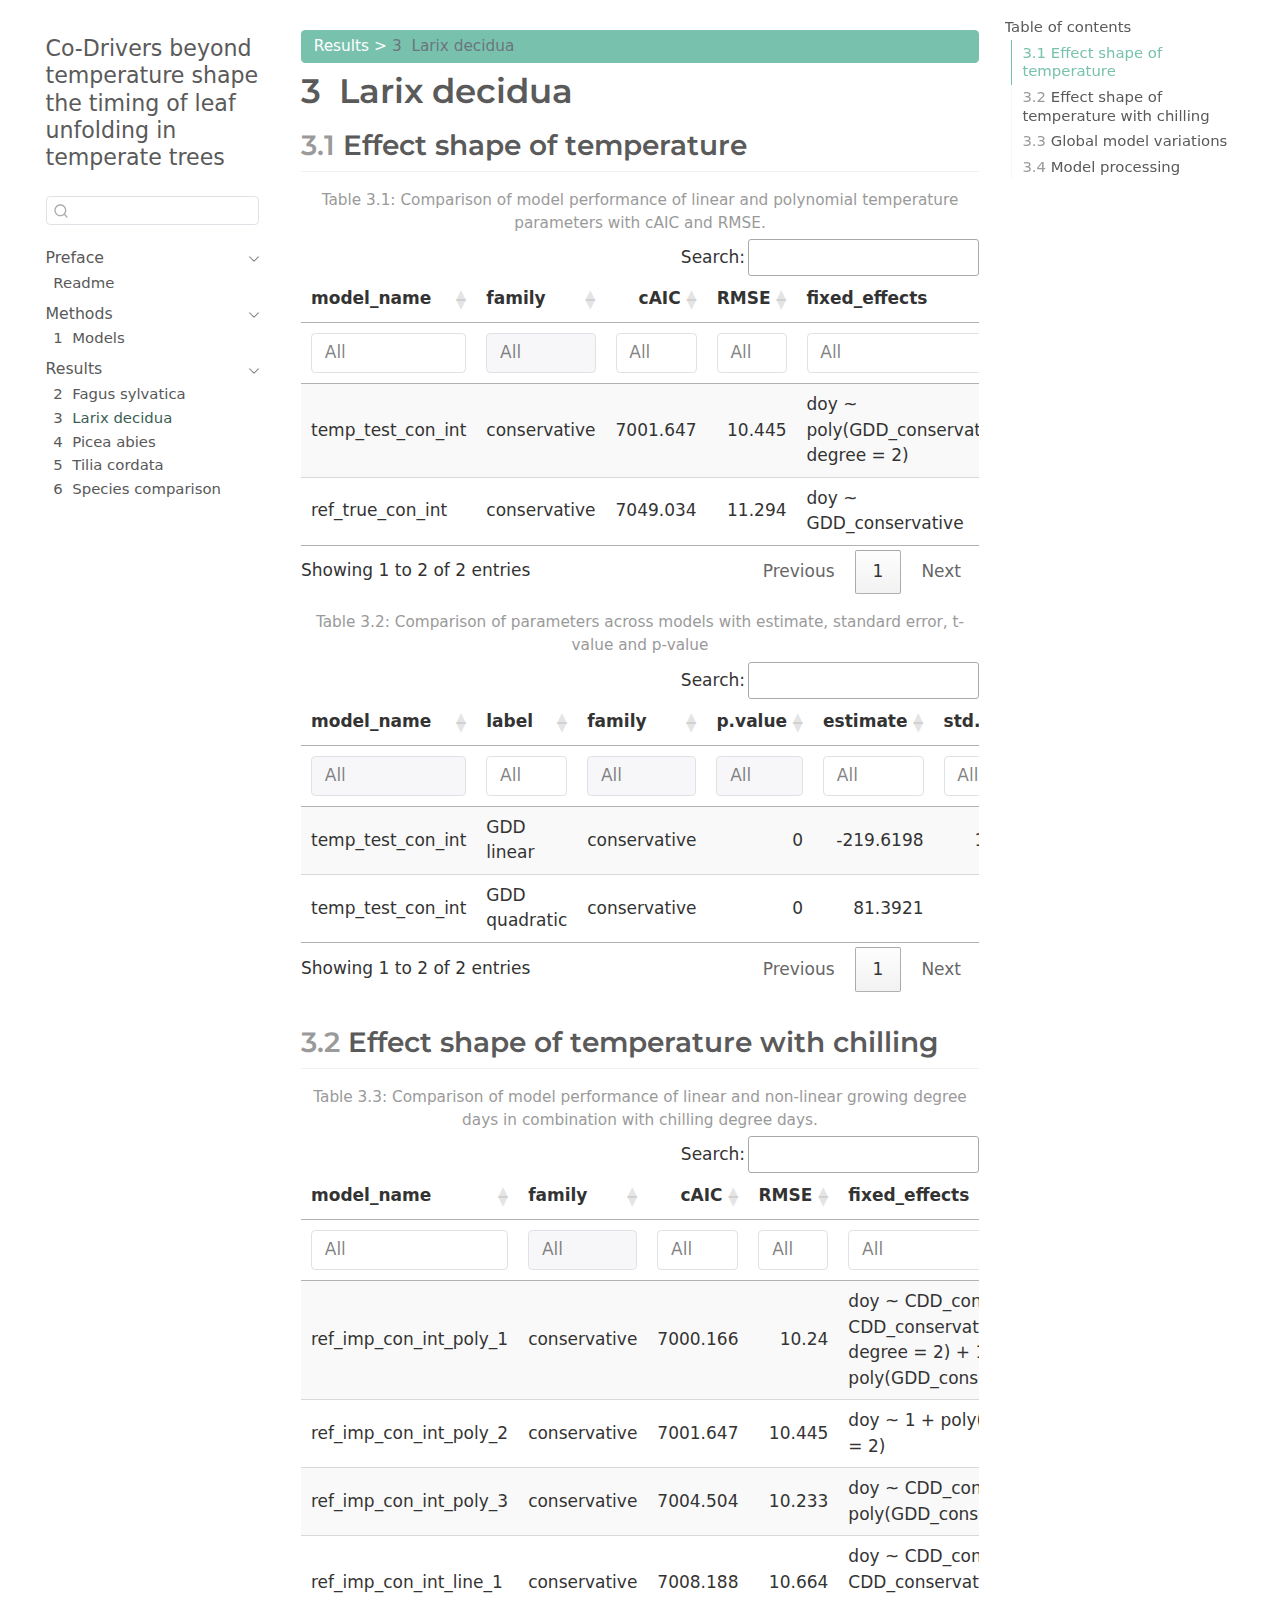
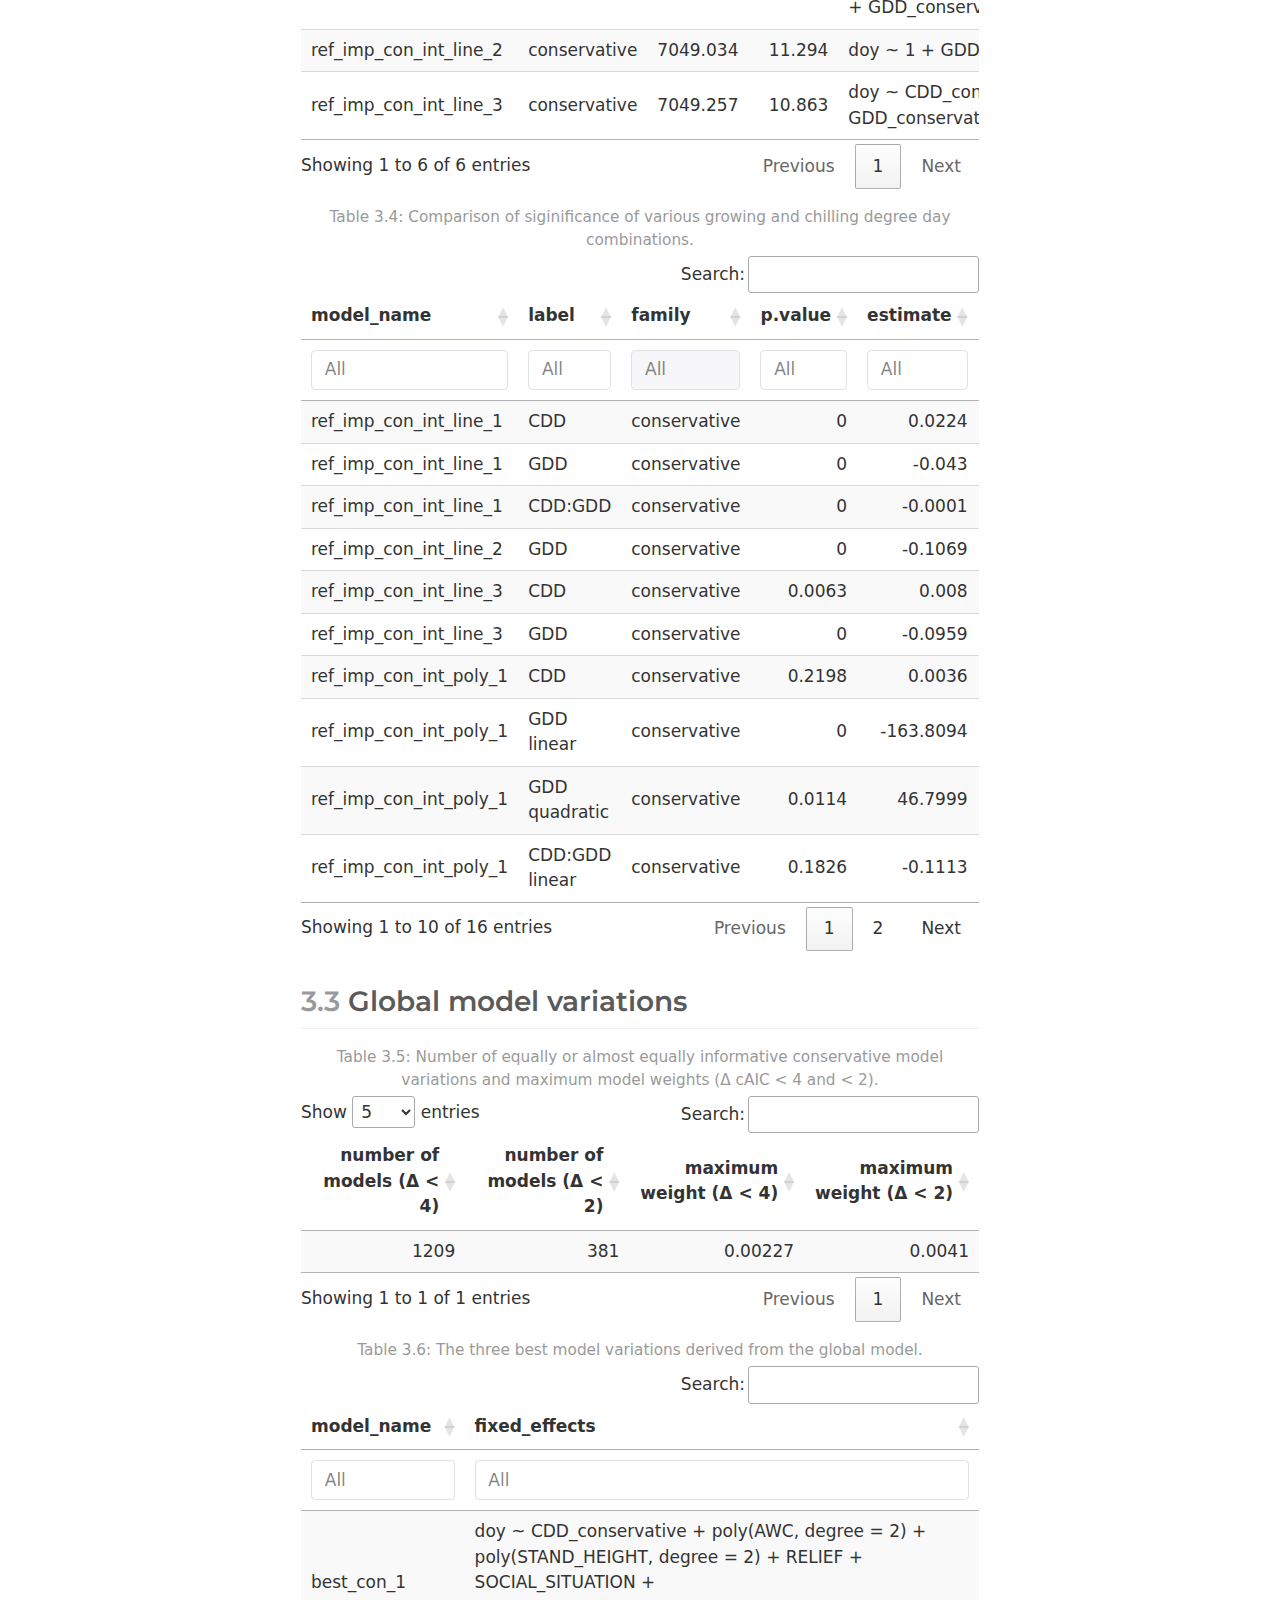
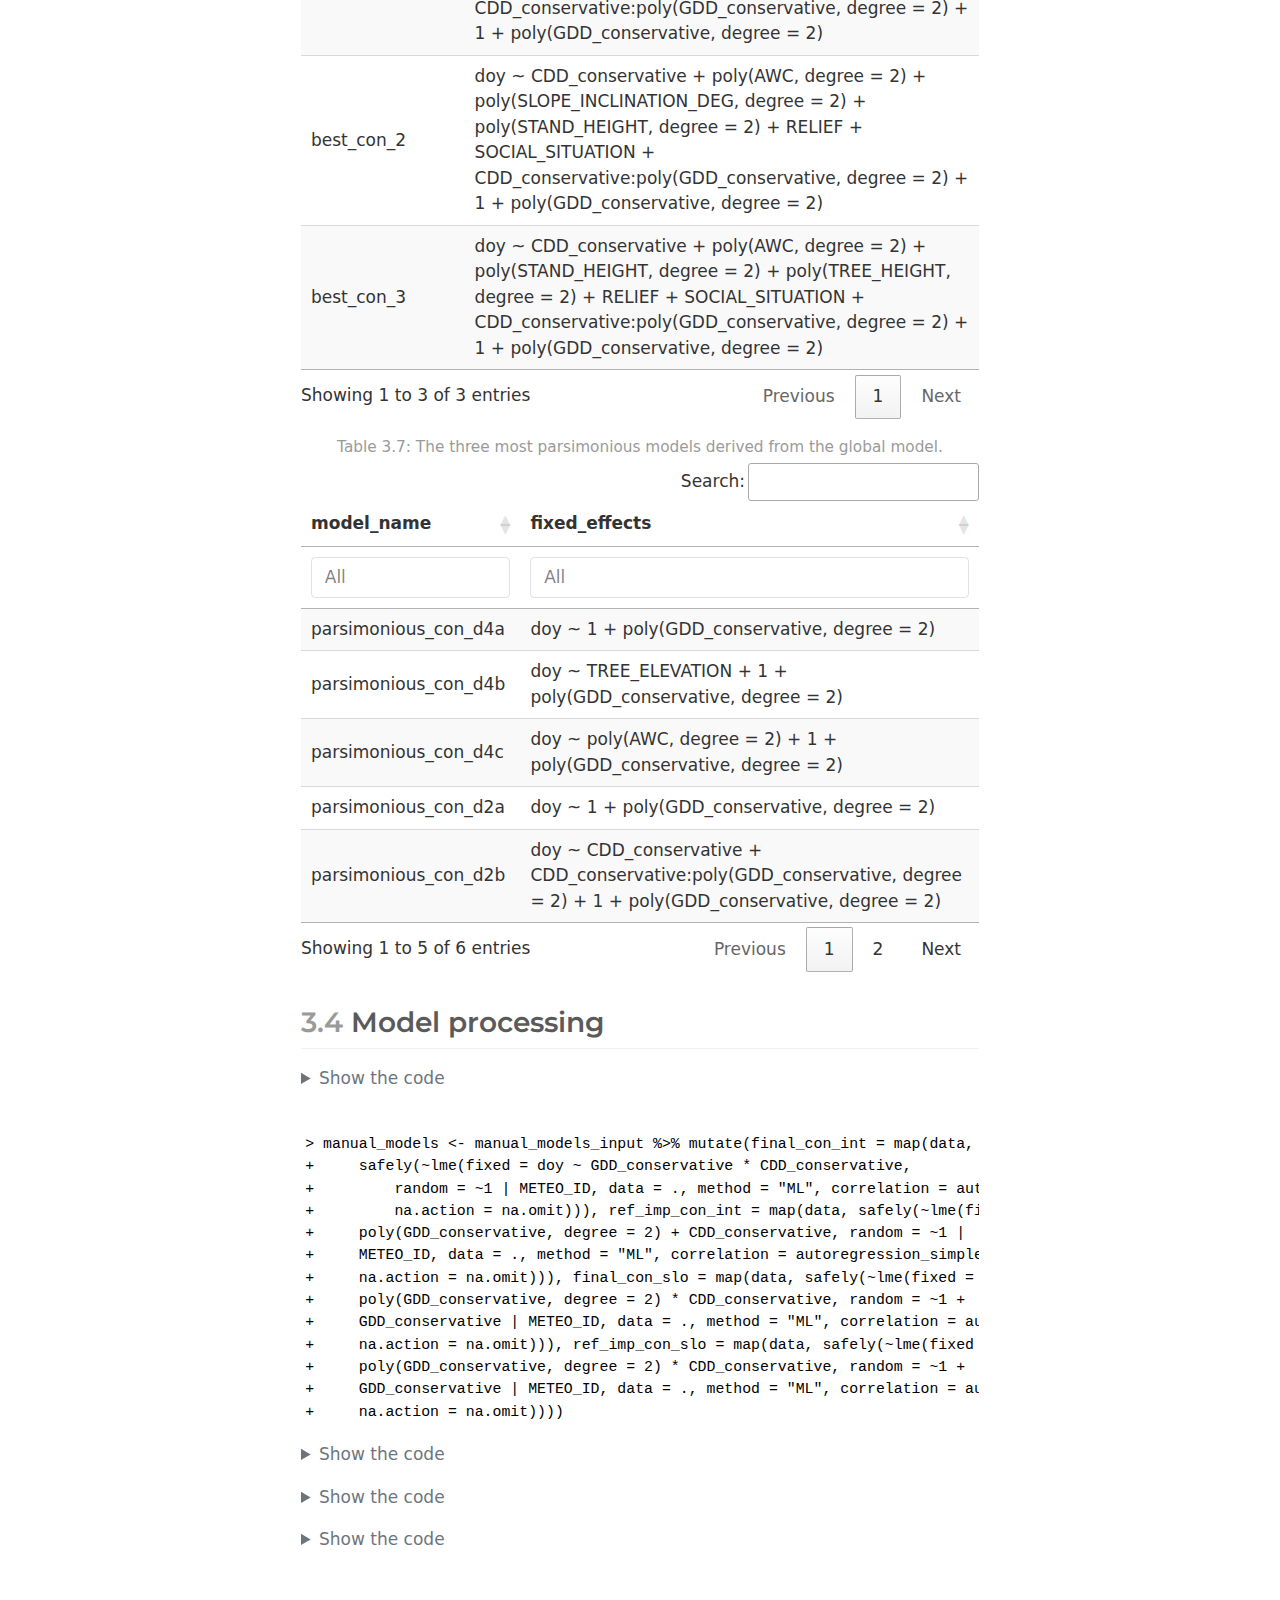
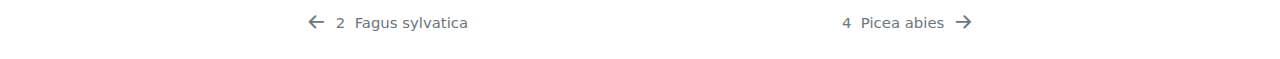
<file: 01_analysis_code/_book/5_results_LD_leaf_unfolding.html>
<!DOCTYPE html>
<html xmlns="http://www.w3.org/1999/xhtml" lang="en" xml:lang="en"><head>

<meta charset="utf-8">
<meta name="generator" content="quarto-1.4.549">

<meta name="viewport" content="width=device-width, initial-scale=1.0, user-scalable=yes">


<title>Co-Drivers beyond temperature shape the timing of leaf unfolding in temperate trees - 3&nbsp; Larix decidua</title>
<style>
code{white-space: pre-wrap;}
span.smallcaps{font-variant: small-caps;}
div.columns{display: flex; gap: min(4vw, 1.5em);}
div.column{flex: auto; overflow-x: auto;}
div.hanging-indent{margin-left: 1.5em; text-indent: -1.5em;}
ul.task-list{list-style: none;}
ul.task-list li input[type="checkbox"] {
  width: 0.8em;
  margin: 0 0.8em 0.2em -1em; /* quarto-specific, see https://github.com/quarto-dev/quarto-cli/issues/4556 */ 
  vertical-align: middle;
}
/* CSS for syntax highlighting */
pre > code.sourceCode { white-space: pre; position: relative; }
pre > code.sourceCode > span { line-height: 1.25; }
pre > code.sourceCode > span:empty { height: 1.2em; }
.sourceCode { overflow: visible; }
code.sourceCode > span { color: inherit; text-decoration: inherit; }
div.sourceCode { margin: 1em 0; }
pre.sourceCode { margin: 0; }
@media screen {
div.sourceCode { overflow: auto; }
}
@media print {
pre > code.sourceCode { white-space: pre-wrap; }
pre > code.sourceCode > span { text-indent: -5em; padding-left: 5em; }
}
pre.numberSource code
  { counter-reset: source-line 0; }
pre.numberSource code > span
  { position: relative; left: -4em; counter-increment: source-line; }
pre.numberSource code > span > a:first-child::before
  { content: counter(source-line);
    position: relative; left: -1em; text-align: right; vertical-align: baseline;
    border: none; display: inline-block;
    -webkit-touch-callout: none; -webkit-user-select: none;
    -khtml-user-select: none; -moz-user-select: none;
    -ms-user-select: none; user-select: none;
    padding: 0 4px; width: 4em;
  }
pre.numberSource { margin-left: 3em;  padding-left: 4px; }
div.sourceCode
  {   }
@media screen {
pre > code.sourceCode > span > a:first-child::before { text-decoration: underline; }
}
</style>


<script src="site_libs/quarto-nav/quarto-nav.js"></script>
<script src="site_libs/quarto-nav/headroom.min.js"></script>
<script src="site_libs/clipboard/clipboard.min.js"></script>
<script src="site_libs/quarto-search/autocomplete.umd.js"></script>
<script src="site_libs/quarto-search/fuse.min.js"></script>
<script src="site_libs/quarto-search/quarto-search.js"></script>
<meta name="quarto:offset" content="./">
<link href="./5_results_PA_leaf_unfolding.html" rel="next">
<link href="./5_results_FS_leaf_unfolding.html" rel="prev">
<script src="site_libs/quarto-html/quarto.js"></script>
<script src="site_libs/quarto-html/popper.min.js"></script>
<script src="site_libs/quarto-html/tippy.umd.min.js"></script>
<script src="site_libs/quarto-html/anchor.min.js"></script>
<link href="site_libs/quarto-html/tippy.css" rel="stylesheet">
<link href="site_libs/quarto-html/quarto-syntax-highlighting.css" rel="stylesheet" id="quarto-text-highlighting-styles">
<script src="site_libs/bootstrap/bootstrap.min.js"></script>
<link href="site_libs/bootstrap/bootstrap-icons.css" rel="stylesheet">
<link href="site_libs/bootstrap/bootstrap.min.css" rel="stylesheet" id="quarto-bootstrap" data-mode="light">
<script id="quarto-search-options" type="application/json">{
  "location": "sidebar",
  "copy-button": false,
  "collapse-after": 3,
  "panel-placement": "start",
  "type": "textbox",
  "limit": 50,
  "keyboard-shortcut": [
    "f",
    "/",
    "s"
  ],
  "show-item-context": false,
  "language": {
    "search-no-results-text": "No results",
    "search-matching-documents-text": "matching documents",
    "search-copy-link-title": "Copy link to search",
    "search-hide-matches-text": "Hide additional matches",
    "search-more-match-text": "more match in this document",
    "search-more-matches-text": "more matches in this document",
    "search-clear-button-title": "Clear",
    "search-text-placeholder": "",
    "search-detached-cancel-button-title": "Cancel",
    "search-submit-button-title": "Submit",
    "search-label": "Search"
  }
}</script>
<link href="site_libs/htmltools-fill-0.5.8.1/fill.css" rel="stylesheet">
<script src="site_libs/htmlwidgets-1.6.4/htmlwidgets.js"></script>
<link href="site_libs/datatables-css-0.0.0/datatables-crosstalk.css" rel="stylesheet">
<script src="site_libs/datatables-binding-0.33/datatables.js"></script>
<script src="site_libs/jquery-3.6.0/jquery-3.6.0.min.js"></script>
<link href="site_libs/dt-core-1.13.6/css/jquery.dataTables.min.css" rel="stylesheet">
<link href="site_libs/dt-core-1.13.6/css/jquery.dataTables.extra.css" rel="stylesheet">
<script src="site_libs/dt-core-1.13.6/js/jquery.dataTables.min.js"></script>
<link href="site_libs/nouislider-7.0.10/jquery.nouislider.min.css" rel="stylesheet">
<script src="site_libs/nouislider-7.0.10/jquery.nouislider.min.js"></script>
<link href="site_libs/selectize-0.12.0/selectize.bootstrap3.css" rel="stylesheet">
<script src="site_libs/selectize-0.12.0/selectize.min.js"></script>
<link href="site_libs/crosstalk-1.2.1/css/crosstalk.min.css" rel="stylesheet">
<script src="site_libs/crosstalk-1.2.1/js/crosstalk.min.js"></script>


</head>

<body class="nav-sidebar floating">

<div id="quarto-search-results"></div>
  <header id="quarto-header" class="headroom fixed-top">
  <nav class="quarto-secondary-nav">
    <div class="container-fluid d-flex">
      <button type="button" class="quarto-btn-toggle btn" data-bs-toggle="collapse" data-bs-target=".quarto-sidebar-collapse-item" aria-controls="quarto-sidebar" aria-expanded="false" aria-label="Toggle sidebar navigation" onclick="if (window.quartoToggleHeadroom) { window.quartoToggleHeadroom(); }">
        <i class="bi bi-layout-text-sidebar-reverse"></i>
      </button>
        <nav class="quarto-page-breadcrumbs" aria-label="breadcrumb"><ol class="breadcrumb"><li class="breadcrumb-item"><a href="./5_results_FS_leaf_unfolding.html">Results</a></li><li class="breadcrumb-item"><a href="./5_results_LD_leaf_unfolding.html"><span class="chapter-number">3</span>&nbsp; <span class="chapter-title">Larix decidua</span></a></li></ol></nav>
        <a class="flex-grow-1" role="button" data-bs-toggle="collapse" data-bs-target=".quarto-sidebar-collapse-item" aria-controls="quarto-sidebar" aria-expanded="false" aria-label="Toggle sidebar navigation" onclick="if (window.quartoToggleHeadroom) { window.quartoToggleHeadroom(); }">      
        </a>
      <button type="button" class="btn quarto-search-button" aria-label="" onclick="window.quartoOpenSearch();">
        <i class="bi bi-search"></i>
      </button>
    </div>
  </nav>
</header>
<!-- content -->
<div id="quarto-content" class="quarto-container page-columns page-rows-contents page-layout-full">
<!-- sidebar -->
  <nav id="quarto-sidebar" class="sidebar collapse collapse-horizontal quarto-sidebar-collapse-item sidebar-navigation floating overflow-auto">
    <div class="pt-lg-2 mt-2 text-left sidebar-header">
    <div class="sidebar-title mb-0 py-0">
      <a href="./">Co-Drivers beyond temperature shape the timing of leaf unfolding in temperate trees</a> 
    </div>
      </div>
        <div class="mt-2 flex-shrink-0 align-items-center">
        <div class="sidebar-search">
        <div id="quarto-search" class="" title="Search"></div>
        </div>
        </div>
    <div class="sidebar-menu-container"> 
    <ul class="list-unstyled mt-1">
        <li class="sidebar-item sidebar-item-section">
      <div class="sidebar-item-container"> 
            <a class="sidebar-item-text sidebar-link text-start" data-bs-toggle="collapse" data-bs-target="#quarto-sidebar-section-1" aria-expanded="true">
 <span class="menu-text">Preface</span></a>
          <a class="sidebar-item-toggle text-start" data-bs-toggle="collapse" data-bs-target="#quarto-sidebar-section-1" aria-expanded="true" aria-label="Toggle section">
            <i class="bi bi-chevron-right ms-2"></i>
          </a> 
      </div>
      <ul id="quarto-sidebar-section-1" class="collapse list-unstyled sidebar-section depth1 show">  
          <li class="sidebar-item">
  <div class="sidebar-item-container"> 
  <a href="./index.html" class="sidebar-item-text sidebar-link">
 <span class="menu-text">Readme</span></a>
  </div>
</li>
      </ul>
  </li>
        <li class="sidebar-item sidebar-item-section">
      <div class="sidebar-item-container"> 
            <a class="sidebar-item-text sidebar-link text-start" data-bs-toggle="collapse" data-bs-target="#quarto-sidebar-section-2" aria-expanded="true">
 <span class="menu-text">Methods</span></a>
          <a class="sidebar-item-toggle text-start" data-bs-toggle="collapse" data-bs-target="#quarto-sidebar-section-2" aria-expanded="true" aria-label="Toggle section">
            <i class="bi bi-chevron-right ms-2"></i>
          </a> 
      </div>
      <ul id="quarto-sidebar-section-2" class="collapse list-unstyled sidebar-section depth1 show">  
          <li class="sidebar-item">
  <div class="sidebar-item-container"> 
  <a href="./4_intro_global_models.html" class="sidebar-item-text sidebar-link">
 <span class="menu-text"><span class="chapter-number">1</span>&nbsp; <span class="chapter-title">Models</span></span></a>
  </div>
</li>
      </ul>
  </li>
        <li class="sidebar-item sidebar-item-section">
      <div class="sidebar-item-container"> 
            <a class="sidebar-item-text sidebar-link text-start" data-bs-toggle="collapse" data-bs-target="#quarto-sidebar-section-3" aria-expanded="true">
 <span class="menu-text">Results</span></a>
          <a class="sidebar-item-toggle text-start" data-bs-toggle="collapse" data-bs-target="#quarto-sidebar-section-3" aria-expanded="true" aria-label="Toggle section">
            <i class="bi bi-chevron-right ms-2"></i>
          </a> 
      </div>
      <ul id="quarto-sidebar-section-3" class="collapse list-unstyled sidebar-section depth1 show">  
          <li class="sidebar-item">
  <div class="sidebar-item-container"> 
  <a href="./5_results_FS_leaf_unfolding.html" class="sidebar-item-text sidebar-link">
 <span class="menu-text"><span class="chapter-number">2</span>&nbsp; <span class="chapter-title">Fagus sylvatica</span></span></a>
  </div>
</li>
          <li class="sidebar-item">
  <div class="sidebar-item-container"> 
  <a href="./5_results_LD_leaf_unfolding.html" class="sidebar-item-text sidebar-link active">
 <span class="menu-text"><span class="chapter-number">3</span>&nbsp; <span class="chapter-title">Larix decidua</span></span></a>
  </div>
</li>
          <li class="sidebar-item">
  <div class="sidebar-item-container"> 
  <a href="./5_results_PA_leaf_unfolding.html" class="sidebar-item-text sidebar-link">
 <span class="menu-text"><span class="chapter-number">4</span>&nbsp; <span class="chapter-title">Picea abies</span></span></a>
  </div>
</li>
          <li class="sidebar-item">
  <div class="sidebar-item-container"> 
  <a href="./5_results_TC_leaf_unfolding.html" class="sidebar-item-text sidebar-link">
 <span class="menu-text"><span class="chapter-number">5</span>&nbsp; <span class="chapter-title">Tilia cordata</span></span></a>
  </div>
</li>
          <li class="sidebar-item">
  <div class="sidebar-item-container"> 
  <a href="./6_species_comparison_leaf_unfolding.html" class="sidebar-item-text sidebar-link">
 <span class="menu-text"><span class="chapter-number">6</span>&nbsp; <span class="chapter-title">Species comparison</span></span></a>
  </div>
</li>
      </ul>
  </li>
    </ul>
    </div>
</nav>
<div id="quarto-sidebar-glass" class="quarto-sidebar-collapse-item" data-bs-toggle="collapse" data-bs-target=".quarto-sidebar-collapse-item"></div>
<!-- margin-sidebar -->
    <div id="quarto-margin-sidebar" class="sidebar margin-sidebar">
        <nav id="TOC" role="doc-toc" class="toc-active">
    <h2 id="toc-title">Table of contents</h2>
   
  <ul>
  <li><a href="#effect-shape-of-temperature" id="toc-effect-shape-of-temperature" class="nav-link active" data-scroll-target="#effect-shape-of-temperature"><span class="header-section-number">3.1</span> Effect shape of temperature</a></li>
  <li><a href="#effect-shape-of-temperature-with-chilling" id="toc-effect-shape-of-temperature-with-chilling" class="nav-link" data-scroll-target="#effect-shape-of-temperature-with-chilling"><span class="header-section-number">3.2</span> Effect shape of temperature with chilling</a></li>
  <li><a href="#global-model-variations" id="toc-global-model-variations" class="nav-link" data-scroll-target="#global-model-variations"><span class="header-section-number">3.3</span> Global model variations</a></li>
  <li><a href="#model-processing" id="toc-model-processing" class="nav-link" data-scroll-target="#model-processing"><span class="header-section-number">3.4</span> Model processing</a></li>
  </ul>
</nav>
    </div>
<!-- main -->
<main class="content column-body" id="quarto-document-content">

<header id="title-block-header" class="quarto-title-block default"><nav class="quarto-page-breadcrumbs quarto-title-breadcrumbs d-none d-lg-block" aria-label="breadcrumb"><ol class="breadcrumb"><li class="breadcrumb-item"><a href="./5_results_FS_leaf_unfolding.html">Results</a></li><li class="breadcrumb-item"><a href="./5_results_LD_leaf_unfolding.html"><span class="chapter-number">3</span>&nbsp; <span class="chapter-title">Larix decidua</span></a></li></ol></nav>
<div class="quarto-title">
<h1 class="title"><span class="chapter-number">3</span>&nbsp; <span class="chapter-title">Larix decidua</span></h1>
</div>



<div class="quarto-title-meta column-body">

    
  
    
  </div>
  


</header>


<section id="effect-shape-of-temperature" class="level2" data-number="3.1">
<h2 data-number="3.1" class="anchored" data-anchor-id="effect-shape-of-temperature"><span class="header-section-number">3.1</span> Effect shape of temperature</h2>
<div class="cell">
<div id="tbl-temp-test-selection" class="cell quarto-float anchored">
<figure class="quarto-float quarto-float-tbl figure">
<figcaption class="quarto-float-caption-top quarto-float-caption quarto-float-tbl" id="tbl-temp-test-selection-caption-0ceaefa1-69ba-4598-a22c-09a6ac19f8ca">
Table&nbsp;3.1: Comparison of model performance of linear and polynomial temperature parameters with cAIC and RMSE.
</figcaption>
<div aria-describedby="tbl-temp-test-selection-caption-0ceaefa1-69ba-4598-a22c-09a6ac19f8ca">
<div class="cell-output-display">
<div class="datatables html-widget html-fill-item" id="htmlwidget-8c7963fe41a0993efa8c" style="width:100%;height:auto;"></div>
<script type="application/json" data-for="htmlwidget-8c7963fe41a0993efa8c">{"x":{"filter":"top","vertical":false,"filterHTML":"<tr>\n  <td data-type=\"character\" style=\"vertical-align: top;\">\n    <div class=\"form-group has-feedback\" style=\"margin-bottom: auto;\">\n      <input type=\"search\" placeholder=\"All\" class=\"form-control\" style=\"width: 100%;\"/>\n      <span class=\"glyphicon glyphicon-remove-circle form-control-feedback\"><\/span>\n    <\/div>\n  <\/td>\n  <td data-type=\"character\" style=\"vertical-align: top;\">\n    <div class=\"form-group has-feedback\" style=\"margin-bottom: auto;\">\n      <input type=\"search\" placeholder=\"All\" class=\"form-control\" style=\"width: 100%;\" disabled=\"\"/>\n      <span class=\"glyphicon glyphicon-remove-circle form-control-feedback\"><\/span>\n    <\/div>\n  <\/td>\n  <td data-type=\"number\" style=\"vertical-align: top;\">\n    <div class=\"form-group has-feedback\" style=\"margin-bottom: auto;\">\n      <input type=\"search\" placeholder=\"All\" class=\"form-control\" style=\"width: 100%;\"/>\n      <span class=\"glyphicon glyphicon-remove-circle form-control-feedback\"><\/span>\n    <\/div>\n    <div style=\"display: none;position: absolute;width: 200px;opacity: 1\">\n      <div data-min=\"7001.647\" data-max=\"7049.034\" data-scale=\"3\"><\/div>\n      <span style=\"float: left;\"><\/span>\n      <span style=\"float: right;\"><\/span>\n    <\/div>\n  <\/td>\n  <td data-type=\"number\" style=\"vertical-align: top;\">\n    <div class=\"form-group has-feedback\" style=\"margin-bottom: auto;\">\n      <input type=\"search\" placeholder=\"All\" class=\"form-control\" style=\"width: 100%;\"/>\n      <span class=\"glyphicon glyphicon-remove-circle form-control-feedback\"><\/span>\n    <\/div>\n    <div style=\"display: none;position: absolute;width: 200px;opacity: 1\">\n      <div data-min=\"10.445\" data-max=\"11.294\" data-scale=\"3\"><\/div>\n      <span style=\"float: left;\"><\/span>\n      <span style=\"float: right;\"><\/span>\n    <\/div>\n  <\/td>\n  <td data-type=\"character\" style=\"vertical-align: top;\">\n    <div class=\"form-group has-feedback\" style=\"margin-bottom: auto;\">\n      <input type=\"search\" placeholder=\"All\" class=\"form-control\" style=\"width: 100%;\"/>\n      <span class=\"glyphicon glyphicon-remove-circle form-control-feedback\"><\/span>\n    <\/div>\n  <\/td>\n  <td data-type=\"number\" style=\"vertical-align: top;\">\n    <div class=\"form-group has-feedback\" style=\"margin-bottom: auto;\">\n      <input type=\"search\" placeholder=\"All\" class=\"form-control\" style=\"width: 100%;\"/>\n      <span class=\"glyphicon glyphicon-remove-circle form-control-feedback\"><\/span>\n    <\/div>\n    <div style=\"display: none;position: absolute;width: 200px;opacity: 1\">\n      <div data-min=\"1.481\" data-max=\"48.868\" data-scale=\"3\"><\/div>\n      <span style=\"float: left;\"><\/span>\n      <span style=\"float: right;\"><\/span>\n    <\/div>\n  <\/td>\n  <td data-type=\"number\" style=\"vertical-align: top;\">\n    <div class=\"form-group has-feedback\" style=\"margin-bottom: auto;\">\n      <input type=\"search\" placeholder=\"All\" class=\"form-control\" style=\"width: 100%;\"/>\n      <span class=\"glyphicon glyphicon-remove-circle form-control-feedback\"><\/span>\n    <\/div>\n    <div style=\"display: none;position: absolute;width: 200px;opacity: 1\">\n      <div data-min=\"0.211\" data-max=\"1.061\" data-scale=\"3\"><\/div>\n      <span style=\"float: left;\"><\/span>\n      <span style=\"float: right;\"><\/span>\n    <\/div>\n  <\/td>\n<\/tr>","data":[["temp_test_con_int","ref_true_con_int"],["conservative","conservative"],[7001.647,7049.034],[10.445,11.294],["doy ~ poly(GDD_conservative, degree = 2)","doy ~ GDD_conservative"],[1.481,48.868],[0.211,1.061]],"container":"<table class=\"display\">\n  <thead>\n    <tr>\n      <th>model_name<\/th>\n      <th>family<\/th>\n      <th>cAIC<\/th>\n      <th>RMSE<\/th>\n      <th>fixed_effects<\/th>\n      <th>d.cAIC<\/th>\n      <th>d.RMSE<\/th>\n    <\/tr>\n  <\/thead>\n<\/table>","options":{"scrollX":true,"pageLength":10,"extenstions":"Buttons","dom":"Bfrtip","buttons":["print"],"columnDefs":[{"className":"dt-right","targets":[2,3,5,6]},{"name":"model_name","targets":0},{"name":"family","targets":1},{"name":"cAIC","targets":2},{"name":"RMSE","targets":3},{"name":"fixed_effects","targets":4},{"name":"d.cAIC","targets":5},{"name":"d.RMSE","targets":6}],"order":[],"autoWidth":false,"orderClasses":false,"orderCellsTop":true}},"evals":[],"jsHooks":[]}</script>
</div>
</div>
</figure>
</div>
</div>
<div class="cell">
<div id="tbl-temp-test-coefficients" class="cell quarto-float anchored">
<figure class="quarto-float quarto-float-tbl figure">
<figcaption class="quarto-float-caption-top quarto-float-caption quarto-float-tbl" id="tbl-temp-test-coefficients-caption-0ceaefa1-69ba-4598-a22c-09a6ac19f8ca">
Table&nbsp;3.2: Comparison of parameters across models with estimate, standard error, t-value and p-value
</figcaption>
<div aria-describedby="tbl-temp-test-coefficients-caption-0ceaefa1-69ba-4598-a22c-09a6ac19f8ca">
<div class="cell-output-display">
<div class="datatables html-widget html-fill-item" id="htmlwidget-20a006c1186cce47e7e7" style="width:100%;height:auto;"></div>
<script type="application/json" data-for="htmlwidget-20a006c1186cce47e7e7">{"x":{"filter":"top","vertical":false,"filterHTML":"<tr>\n  <td data-type=\"character\" style=\"vertical-align: top;\">\n    <div class=\"form-group has-feedback\" style=\"margin-bottom: auto;\">\n      <input type=\"search\" placeholder=\"All\" class=\"form-control\" style=\"width: 100%;\" disabled=\"\"/>\n      <span class=\"glyphicon glyphicon-remove-circle form-control-feedback\"><\/span>\n    <\/div>\n  <\/td>\n  <td data-type=\"character\" style=\"vertical-align: top;\">\n    <div class=\"form-group has-feedback\" style=\"margin-bottom: auto;\">\n      <input type=\"search\" placeholder=\"All\" class=\"form-control\" style=\"width: 100%;\"/>\n      <span class=\"glyphicon glyphicon-remove-circle form-control-feedback\"><\/span>\n    <\/div>\n  <\/td>\n  <td data-type=\"character\" style=\"vertical-align: top;\">\n    <div class=\"form-group has-feedback\" style=\"margin-bottom: auto;\">\n      <input type=\"search\" placeholder=\"All\" class=\"form-control\" style=\"width: 100%;\" disabled=\"\"/>\n      <span class=\"glyphicon glyphicon-remove-circle form-control-feedback\"><\/span>\n    <\/div>\n  <\/td>\n  <td data-type=\"number\" style=\"vertical-align: top;\">\n    <div class=\"form-group has-feedback\" style=\"margin-bottom: auto;\">\n      <input type=\"search\" placeholder=\"All\" class=\"form-control\" style=\"width: 100%;\" disabled=\"\"/>\n      <span class=\"glyphicon glyphicon-remove-circle form-control-feedback\"><\/span>\n    <\/div>\n    <div style=\"display: none;position: absolute;width: 200px;opacity: 1\">\n      <div data-min=\"0\" data-max=\"1\"><\/div>\n      <span style=\"float: left;\"><\/span>\n      <span style=\"float: right;\"><\/span>\n    <\/div>\n  <\/td>\n  <td data-type=\"number\" style=\"vertical-align: top;\">\n    <div class=\"form-group has-feedback\" style=\"margin-bottom: auto;\">\n      <input type=\"search\" placeholder=\"All\" class=\"form-control\" style=\"width: 100%;\"/>\n      <span class=\"glyphicon glyphicon-remove-circle form-control-feedback\"><\/span>\n    <\/div>\n    <div style=\"display: none;position: absolute;width: 200px;opacity: 1\">\n      <div data-min=\"-219.6198\" data-max=\"81.3921\" data-scale=\"4\"><\/div>\n      <span style=\"float: left;\"><\/span>\n      <span style=\"float: right;\"><\/span>\n    <\/div>\n  <\/td>\n  <td data-type=\"number\" style=\"vertical-align: top;\">\n    <div class=\"form-group has-feedback\" style=\"margin-bottom: auto;\">\n      <input type=\"search\" placeholder=\"All\" class=\"form-control\" style=\"width: 100%;\"/>\n      <span class=\"glyphicon glyphicon-remove-circle form-control-feedback\"><\/span>\n    <\/div>\n    <div style=\"display: none;position: absolute;width: 200px;opacity: 1\">\n      <div data-min=\"10.289\" data-max=\"11.7635\" data-scale=\"4\"><\/div>\n      <span style=\"float: left;\"><\/span>\n      <span style=\"float: right;\"><\/span>\n    <\/div>\n  <\/td>\n  <td data-type=\"character\" style=\"vertical-align: top;\">\n    <div class=\"form-group has-feedback\" style=\"margin-bottom: auto;\">\n      <input type=\"search\" placeholder=\"All\" class=\"form-control\" style=\"width: 100%;\"/>\n      <span class=\"glyphicon glyphicon-remove-circle form-control-feedback\"><\/span>\n    <\/div>\n  <\/td>\n<\/tr>","data":[["temp_test_con_int","temp_test_con_int"],["GDD linear","GDD quadratic"],["conservative","conservative"],[0,0],[-219.6198,81.3921],[11.7635,10.289],["poly(GDD_conservative, degree = 2)1","poly(GDD_conservative, degree = 2)2"]],"container":"<table class=\"display\">\n  <thead>\n    <tr>\n      <th>model_name<\/th>\n      <th>label<\/th>\n      <th>family<\/th>\n      <th>p.value<\/th>\n      <th>estimate<\/th>\n      <th>std.error<\/th>\n      <th>term<\/th>\n    <\/tr>\n  <\/thead>\n<\/table>","options":{"scrollX":true,"pageLength":10,"dom":"Bfrtip","columnDefs":[{"className":"dt-right","targets":[3,4,5]},{"name":"model_name","targets":0},{"name":"label","targets":1},{"name":"family","targets":2},{"name":"p.value","targets":3},{"name":"estimate","targets":4},{"name":"std.error","targets":5},{"name":"term","targets":6}],"order":[],"autoWidth":false,"orderClasses":false,"orderCellsTop":true}},"evals":[],"jsHooks":[]}</script>
</div>
</div>
</figure>
</div>
</div>
</section>
<section id="effect-shape-of-temperature-with-chilling" class="level2" data-number="3.2">
<h2 data-number="3.2" class="anchored" data-anchor-id="effect-shape-of-temperature-with-chilling"><span class="header-section-number">3.2</span> Effect shape of temperature with chilling</h2>
<div class="cell">
<div id="tbl-shape-performance" class="cell quarto-float anchored">
<figure class="quarto-float quarto-float-tbl figure">
<figcaption class="quarto-float-caption-top quarto-float-caption quarto-float-tbl" id="tbl-shape-performance-caption-0ceaefa1-69ba-4598-a22c-09a6ac19f8ca">
Table&nbsp;3.3: Comparison of model performance of linear and non-linear growing degree days in combination with chilling degree days.
</figcaption>
<div aria-describedby="tbl-shape-performance-caption-0ceaefa1-69ba-4598-a22c-09a6ac19f8ca">
<div class="cell-output-display">
<div class="datatables html-widget html-fill-item" id="htmlwidget-aca7759bc60ce7a172b0" style="width:100%;height:auto;"></div>
<script type="application/json" data-for="htmlwidget-aca7759bc60ce7a172b0">{"x":{"filter":"top","vertical":false,"filterHTML":"<tr>\n  <td data-type=\"character\" style=\"vertical-align: top;\">\n    <div class=\"form-group has-feedback\" style=\"margin-bottom: auto;\">\n      <input type=\"search\" placeholder=\"All\" class=\"form-control\" style=\"width: 100%;\"/>\n      <span class=\"glyphicon glyphicon-remove-circle form-control-feedback\"><\/span>\n    <\/div>\n  <\/td>\n  <td data-type=\"character\" style=\"vertical-align: top;\">\n    <div class=\"form-group has-feedback\" style=\"margin-bottom: auto;\">\n      <input type=\"search\" placeholder=\"All\" class=\"form-control\" style=\"width: 100%;\" disabled=\"\"/>\n      <span class=\"glyphicon glyphicon-remove-circle form-control-feedback\"><\/span>\n    <\/div>\n  <\/td>\n  <td data-type=\"number\" style=\"vertical-align: top;\">\n    <div class=\"form-group has-feedback\" style=\"margin-bottom: auto;\">\n      <input type=\"search\" placeholder=\"All\" class=\"form-control\" style=\"width: 100%;\"/>\n      <span class=\"glyphicon glyphicon-remove-circle form-control-feedback\"><\/span>\n    <\/div>\n    <div style=\"display: none;position: absolute;width: 200px;opacity: 1\">\n      <div data-min=\"7000.166\" data-max=\"7049.257\" data-scale=\"3\"><\/div>\n      <span style=\"float: left;\"><\/span>\n      <span style=\"float: right;\"><\/span>\n    <\/div>\n  <\/td>\n  <td data-type=\"number\" style=\"vertical-align: top;\">\n    <div class=\"form-group has-feedback\" style=\"margin-bottom: auto;\">\n      <input type=\"search\" placeholder=\"All\" class=\"form-control\" style=\"width: 100%;\"/>\n      <span class=\"glyphicon glyphicon-remove-circle form-control-feedback\"><\/span>\n    <\/div>\n    <div style=\"display: none;position: absolute;width: 200px;opacity: 1\">\n      <div data-min=\"10.233\" data-max=\"11.294\" data-scale=\"3\"><\/div>\n      <span style=\"float: left;\"><\/span>\n      <span style=\"float: right;\"><\/span>\n    <\/div>\n  <\/td>\n  <td data-type=\"character\" style=\"vertical-align: top;\">\n    <div class=\"form-group has-feedback\" style=\"margin-bottom: auto;\">\n      <input type=\"search\" placeholder=\"All\" class=\"form-control\" style=\"width: 100%;\"/>\n      <span class=\"glyphicon glyphicon-remove-circle form-control-feedback\"><\/span>\n    <\/div>\n  <\/td>\n  <td data-type=\"number\" style=\"vertical-align: top;\">\n    <div class=\"form-group has-feedback\" style=\"margin-bottom: auto;\">\n      <input type=\"search\" placeholder=\"All\" class=\"form-control\" style=\"width: 100%;\"/>\n      <span class=\"glyphicon glyphicon-remove-circle form-control-feedback\"><\/span>\n    <\/div>\n    <div style=\"display: none;position: absolute;width: 200px;opacity: 1\">\n      <div data-min=\"0\" data-max=\"49.091\" data-scale=\"3\"><\/div>\n      <span style=\"float: left;\"><\/span>\n      <span style=\"float: right;\"><\/span>\n    <\/div>\n  <\/td>\n  <td data-type=\"number\" style=\"vertical-align: top;\">\n    <div class=\"form-group has-feedback\" style=\"margin-bottom: auto;\">\n      <input type=\"search\" placeholder=\"All\" class=\"form-control\" style=\"width: 100%;\"/>\n      <span class=\"glyphicon glyphicon-remove-circle form-control-feedback\"><\/span>\n    <\/div>\n    <div style=\"display: none;position: absolute;width: 200px;opacity: 1\">\n      <div data-min=\"0\" data-max=\"1.061\" data-scale=\"3\"><\/div>\n      <span style=\"float: left;\"><\/span>\n      <span style=\"float: right;\"><\/span>\n    <\/div>\n  <\/td>\n<\/tr>","data":[["ref_imp_con_int_poly_1","ref_imp_con_int_poly_2","ref_imp_con_int_poly_3","ref_imp_con_int_line_1","ref_imp_con_int_line_2","ref_imp_con_int_line_3"],["conservative","conservative","conservative","conservative","conservative","conservative"],[7000.166,7001.647,7004.504,7008.188,7049.034,7049.257],[10.24,10.445,10.233,10.664,11.294,10.863],["doy ~ CDD_conservative + CDD_conservative:poly(GDD_conservative,      degree = 2) + 1 + poly(GDD_conservative, degree = 2)","doy ~ 1 + poly(GDD_conservative, degree = 2)","doy ~ CDD_conservative + 1 + poly(GDD_conservative, degree = 2)","doy ~ CDD_conservative + CDD_conservative:GDD_conservative +      1 + GDD_conservative","doy ~ 1 + GDD_conservative","doy ~ CDD_conservative + 1 + GDD_conservative"],[0,1.481,4.338,8.022,48.868,49.091],[0.007,0.211,0,0.43,1.061,0.63]],"container":"<table class=\"display\">\n  <thead>\n    <tr>\n      <th>model_name<\/th>\n      <th>family<\/th>\n      <th>cAIC<\/th>\n      <th>RMSE<\/th>\n      <th>fixed_effects<\/th>\n      <th>d.cAIC<\/th>\n      <th>d.RMSE<\/th>\n    <\/tr>\n  <\/thead>\n<\/table>","options":{"scrollX":true,"pageLength":10,"extenstions":"Buttons","dom":"Bfrtip","buttons":["print"],"columnDefs":[{"className":"dt-right","targets":[2,3,5,6]},{"name":"model_name","targets":0},{"name":"family","targets":1},{"name":"cAIC","targets":2},{"name":"RMSE","targets":3},{"name":"fixed_effects","targets":4},{"name":"d.cAIC","targets":5},{"name":"d.RMSE","targets":6}],"order":[],"autoWidth":false,"orderClasses":false,"orderCellsTop":true}},"evals":[],"jsHooks":[]}</script>
</div>
</div>
</figure>
</div>
</div>
<div class="cell">
<div id="tbl-shape-coefficients" class="cell quarto-float anchored">
<figure class="quarto-float quarto-float-tbl figure">
<figcaption class="quarto-float-caption-top quarto-float-caption quarto-float-tbl" id="tbl-shape-coefficients-caption-0ceaefa1-69ba-4598-a22c-09a6ac19f8ca">
Table&nbsp;3.4: Comparison of siginificance of various growing and chilling degree day combinations.
</figcaption>
<div aria-describedby="tbl-shape-coefficients-caption-0ceaefa1-69ba-4598-a22c-09a6ac19f8ca">
<div class="cell-output-display">
<div class="datatables html-widget html-fill-item" id="htmlwidget-c9dddb4682cb473177f6" style="width:100%;height:auto;"></div>
<script type="application/json" data-for="htmlwidget-c9dddb4682cb473177f6">{"x":{"filter":"top","vertical":false,"filterHTML":"<tr>\n  <td data-type=\"character\" style=\"vertical-align: top;\">\n    <div class=\"form-group has-feedback\" style=\"margin-bottom: auto;\">\n      <input type=\"search\" placeholder=\"All\" class=\"form-control\" style=\"width: 100%;\"/>\n      <span class=\"glyphicon glyphicon-remove-circle form-control-feedback\"><\/span>\n    <\/div>\n  <\/td>\n  <td data-type=\"character\" style=\"vertical-align: top;\">\n    <div class=\"form-group has-feedback\" style=\"margin-bottom: auto;\">\n      <input type=\"search\" placeholder=\"All\" class=\"form-control\" style=\"width: 100%;\"/>\n      <span class=\"glyphicon glyphicon-remove-circle form-control-feedback\"><\/span>\n    <\/div>\n  <\/td>\n  <td data-type=\"character\" style=\"vertical-align: top;\">\n    <div class=\"form-group has-feedback\" style=\"margin-bottom: auto;\">\n      <input type=\"search\" placeholder=\"All\" class=\"form-control\" style=\"width: 100%;\" disabled=\"\"/>\n      <span class=\"glyphicon glyphicon-remove-circle form-control-feedback\"><\/span>\n    <\/div>\n  <\/td>\n  <td data-type=\"number\" style=\"vertical-align: top;\">\n    <div class=\"form-group has-feedback\" style=\"margin-bottom: auto;\">\n      <input type=\"search\" placeholder=\"All\" class=\"form-control\" style=\"width: 100%;\"/>\n      <span class=\"glyphicon glyphicon-remove-circle form-control-feedback\"><\/span>\n    <\/div>\n    <div style=\"display: none;position: absolute;width: 200px;opacity: 1\">\n      <div data-min=\"0\" data-max=\"0.3345\" data-scale=\"4\"><\/div>\n      <span style=\"float: left;\"><\/span>\n      <span style=\"float: right;\"><\/span>\n    <\/div>\n  <\/td>\n  <td data-type=\"number\" style=\"vertical-align: top;\">\n    <div class=\"form-group has-feedback\" style=\"margin-bottom: auto;\">\n      <input type=\"search\" placeholder=\"All\" class=\"form-control\" style=\"width: 100%;\"/>\n      <span class=\"glyphicon glyphicon-remove-circle form-control-feedback\"><\/span>\n    <\/div>\n    <div style=\"display: none;position: absolute;width: 200px;opacity: 1\">\n      <div data-min=\"-219.6198\" data-max=\"81.3921\" data-scale=\"4\"><\/div>\n      <span style=\"float: left;\"><\/span>\n      <span style=\"float: right;\"><\/span>\n    <\/div>\n  <\/td>\n  <td data-type=\"number\" style=\"vertical-align: top;\">\n    <div class=\"form-group has-feedback\" style=\"margin-bottom: auto;\">\n      <input type=\"search\" placeholder=\"All\" class=\"form-control\" style=\"width: 100%;\"/>\n      <span class=\"glyphicon glyphicon-remove-circle form-control-feedback\"><\/span>\n    <\/div>\n    <div style=\"display: none;position: absolute;width: 200px;opacity: 1\">\n      <div data-min=\"0\" data-max=\"28.6632\" data-scale=\"4\"><\/div>\n      <span style=\"float: left;\"><\/span>\n      <span style=\"float: right;\"><\/span>\n    <\/div>\n  <\/td>\n  <td data-type=\"character\" style=\"vertical-align: top;\">\n    <div class=\"form-group has-feedback\" style=\"margin-bottom: auto;\">\n      <input type=\"search\" placeholder=\"All\" class=\"form-control\" style=\"width: 100%;\"/>\n      <span class=\"glyphicon glyphicon-remove-circle form-control-feedback\"><\/span>\n    <\/div>\n  <\/td>\n<\/tr>","data":[["ref_imp_con_int_line_1","ref_imp_con_int_line_1","ref_imp_con_int_line_1","ref_imp_con_int_line_2","ref_imp_con_int_line_3","ref_imp_con_int_line_3","ref_imp_con_int_poly_1","ref_imp_con_int_poly_1","ref_imp_con_int_poly_1","ref_imp_con_int_poly_1","ref_imp_con_int_poly_1","ref_imp_con_int_poly_2","ref_imp_con_int_poly_2","ref_imp_con_int_poly_3","ref_imp_con_int_poly_3","ref_imp_con_int_poly_3"],["CDD","GDD","CDD:GDD","GDD","CDD","GDD","CDD","GDD linear","GDD quadratic","CDD:GDD linear","CDD:GDD quadratic","GDD linear","GDD quadratic","CDD","GDD linear","GDD quadratic"],["conservative","conservative","conservative","conservative","conservative","conservative","conservative","conservative","conservative","conservative","conservative","conservative","conservative","conservative","conservative","conservative"],[0,0,0,0,0.0063,0,0.2198,0,0.0114,0.1826,0.3345,0,0,0.1272,0,0],[0.0224,-0.043,-0.0001,-0.1069,0.008,-0.0959,0.0036,-163.8094,46.7999,-0.1113,0.0576,-219.6198,81.3921,0.0044,-206.2803,78.9376],[0.0036,0.0102,0,0.0049,0.0029,0.0063,0.0029,28.6632,18.4623,0.0834,0.0596,11.7635,10.289,0.0029,14.4237,10.4678],["CDD_conservative","GDD_conservative","CDD_conservative:GDD_conservative","GDD_conservative","CDD_conservative","GDD_conservative","CDD_conservative","poly(GDD_conservative, degree = 2)1","poly(GDD_conservative, degree = 2)2","CDD_conservative:poly(GDD_conservative, degree = 2)1","CDD_conservative:poly(GDD_conservative, degree = 2)2","poly(GDD_conservative, degree = 2)1","poly(GDD_conservative, degree = 2)2","CDD_conservative","poly(GDD_conservative, degree = 2)1","poly(GDD_conservative, degree = 2)2"]],"container":"<table class=\"display\">\n  <thead>\n    <tr>\n      <th>model_name<\/th>\n      <th>label<\/th>\n      <th>family<\/th>\n      <th>p.value<\/th>\n      <th>estimate<\/th>\n      <th>std.error<\/th>\n      <th>term<\/th>\n    <\/tr>\n  <\/thead>\n<\/table>","options":{"scrollX":true,"pageLength":10,"dom":"Bfrtip","columnDefs":[{"className":"dt-right","targets":[3,4,5]},{"name":"model_name","targets":0},{"name":"label","targets":1},{"name":"family","targets":2},{"name":"p.value","targets":3},{"name":"estimate","targets":4},{"name":"std.error","targets":5},{"name":"term","targets":6}],"order":[],"autoWidth":false,"orderClasses":false,"orderCellsTop":true}},"evals":[],"jsHooks":[]}</script>
</div>
</div>
</figure>
</div>
</div>
</section>
<section id="global-model-variations" class="level2" data-number="3.3">
<h2 data-number="3.3" class="anchored" data-anchor-id="global-model-variations"><span class="header-section-number">3.3</span> Global model variations</h2>
<div class="cell">
<div id="tbl-variations" class="cell quarto-float anchored">
<figure class="quarto-float quarto-float-tbl figure">
<figcaption class="quarto-float-caption-top quarto-float-caption quarto-float-tbl" id="tbl-variations-caption-0ceaefa1-69ba-4598-a22c-09a6ac19f8ca">
Table&nbsp;3.5: Number of equally or almost equally informative conservative model variations and maximum model weights (Δ cAIC &lt; 4 and &lt; 2).
</figcaption>
<div aria-describedby="tbl-variations-caption-0ceaefa1-69ba-4598-a22c-09a6ac19f8ca">
<div class="cell-output-display">
<div class="datatables html-widget html-fill-item" id="htmlwidget-4b6617936c102a7dbeff" style="width:100%;height:auto;"></div>
<script type="application/json" data-for="htmlwidget-4b6617936c102a7dbeff">{"x":{"filter":"none","vertical":false,"data":[[1209],[381],[0.00227],[0.0041]],"container":"<table class=\"display\">\n  <thead>\n    <tr>\n      <th>number of models (Δ &lt; 4)<\/th>\n      <th>number of models (Δ &lt; 2)<\/th>\n      <th>maximum weight (Δ &lt; 4)<\/th>\n      <th>maximum weight (Δ &lt; 2)<\/th>\n    <\/tr>\n  <\/thead>\n<\/table>","options":{"scrollX":true,"pageLength":5,"columnDefs":[{"className":"dt-right","targets":[0,1,2,3]},{"name":"d4","targets":0},{"name":"d2","targets":1},{"name":"max_weight4","targets":2},{"name":"max_weight2","targets":3}],"order":[],"autoWidth":false,"orderClasses":false,"lengthMenu":[5,10,25,50,100]}},"evals":[],"jsHooks":[]}</script>
</div>
</div>
</figure>
</div>
</div>
<div class="cell">
<div id="tbl-best-models" class="cell quarto-float anchored">
<figure class="quarto-float quarto-float-tbl figure">
<figcaption class="quarto-float-caption-top quarto-float-caption quarto-float-tbl" id="tbl-best-models-caption-0ceaefa1-69ba-4598-a22c-09a6ac19f8ca">
Table&nbsp;3.6: The three best model variations derived from the global model.
</figcaption>
<div aria-describedby="tbl-best-models-caption-0ceaefa1-69ba-4598-a22c-09a6ac19f8ca">
<div class="cell-output-display">
<div class="datatables html-widget html-fill-item" id="htmlwidget-0d3e6662201d8475536c" style="width:100%;height:auto;"></div>
<script type="application/json" data-for="htmlwidget-0d3e6662201d8475536c">{"x":{"filter":"top","vertical":false,"filterHTML":"<tr>\n  <td data-type=\"character\" style=\"vertical-align: top;\">\n    <div class=\"form-group has-feedback\" style=\"margin-bottom: auto;\">\n      <input type=\"search\" placeholder=\"All\" class=\"form-control\" style=\"width: 100%;\"/>\n      <span class=\"glyphicon glyphicon-remove-circle form-control-feedback\"><\/span>\n    <\/div>\n  <\/td>\n  <td data-type=\"character\" style=\"vertical-align: top;\">\n    <div class=\"form-group has-feedback\" style=\"margin-bottom: auto;\">\n      <input type=\"search\" placeholder=\"All\" class=\"form-control\" style=\"width: 100%;\"/>\n      <span class=\"glyphicon glyphicon-remove-circle form-control-feedback\"><\/span>\n    <\/div>\n  <\/td>\n<\/tr>","data":[["best_con_1","best_con_2","best_con_3"],["doy ~ CDD_conservative + poly(AWC, degree = 2) + poly(STAND_HEIGHT,      degree = 2) + RELIEF + SOCIAL_SITUATION + CDD_conservative:poly(GDD_conservative,      degree = 2) + 1 + poly(GDD_conservative, degree = 2)","doy ~ CDD_conservative + poly(AWC, degree = 2) + poly(SLOPE_INCLINATION_DEG,      degree = 2) + poly(STAND_HEIGHT, degree = 2) + RELIEF + SOCIAL_SITUATION +      CDD_conservative:poly(GDD_conservative, degree = 2) + 1 +      poly(GDD_conservative, degree = 2)","doy ~ CDD_conservative + poly(AWC, degree = 2) + poly(STAND_HEIGHT,      degree = 2) + poly(TREE_HEIGHT, degree = 2) + RELIEF + SOCIAL_SITUATION +      CDD_conservative:poly(GDD_conservative, degree = 2) + 1 +      poly(GDD_conservative, degree = 2)"]],"container":"<table class=\"display\">\n  <thead>\n    <tr>\n      <th>model_name<\/th>\n      <th>fixed_effects<\/th>\n    <\/tr>\n  <\/thead>\n<\/table>","options":{"scrollX":true,"pageLength":5,"dom":"Bfrtip","columnDefs":[{"name":"model_name","targets":0},{"name":"fixed_effects","targets":1}],"order":[],"autoWidth":false,"orderClasses":false,"orderCellsTop":true,"lengthMenu":[5,10,25,50,100]}},"evals":[],"jsHooks":[]}</script>
</div>
</div>
</figure>
</div>
</div>
<div class="cell">
<div id="tbl-parsimonious-con" class="cell quarto-float anchored">
<figure class="quarto-float quarto-float-tbl figure">
<figcaption class="quarto-float-caption-top quarto-float-caption quarto-float-tbl" id="tbl-parsimonious-con-caption-0ceaefa1-69ba-4598-a22c-09a6ac19f8ca">
Table&nbsp;3.7: The three most parsimonious models derived from the global model.
</figcaption>
<div aria-describedby="tbl-parsimonious-con-caption-0ceaefa1-69ba-4598-a22c-09a6ac19f8ca">
<div class="cell-output-display">
<div class="datatables html-widget html-fill-item" id="htmlwidget-66baa1d9e259b78709ac" style="width:100%;height:auto;"></div>
<script type="application/json" data-for="htmlwidget-66baa1d9e259b78709ac">{"x":{"filter":"top","vertical":false,"filterHTML":"<tr>\n  <td data-type=\"character\" style=\"vertical-align: top;\">\n    <div class=\"form-group has-feedback\" style=\"margin-bottom: auto;\">\n      <input type=\"search\" placeholder=\"All\" class=\"form-control\" style=\"width: 100%;\"/>\n      <span class=\"glyphicon glyphicon-remove-circle form-control-feedback\"><\/span>\n    <\/div>\n  <\/td>\n  <td data-type=\"character\" style=\"vertical-align: top;\">\n    <div class=\"form-group has-feedback\" style=\"margin-bottom: auto;\">\n      <input type=\"search\" placeholder=\"All\" class=\"form-control\" style=\"width: 100%;\"/>\n      <span class=\"glyphicon glyphicon-remove-circle form-control-feedback\"><\/span>\n    <\/div>\n  <\/td>\n<\/tr>","data":[["parsimonious_con_d4a","parsimonious_con_d4b","parsimonious_con_d4c","parsimonious_con_d2a","parsimonious_con_d2b","parsimonious_con_d2c"],["doy ~ 1 + poly(GDD_conservative, degree = 2)","doy ~ TREE_ELEVATION + 1 + poly(GDD_conservative, degree = 2)","doy ~ poly(AWC, degree = 2) + 1 + poly(GDD_conservative, degree = 2)","doy ~ 1 + poly(GDD_conservative, degree = 2)","doy ~ CDD_conservative + CDD_conservative:poly(GDD_conservative,      degree = 2) + 1 + poly(GDD_conservative, degree = 2)","doy ~ RELIEF + 1 + poly(GDD_conservative, degree = 2)"]],"container":"<table class=\"display\">\n  <thead>\n    <tr>\n      <th>model_name<\/th>\n      <th>fixed_effects<\/th>\n    <\/tr>\n  <\/thead>\n<\/table>","options":{"scrollX":true,"pageLength":5,"dom":"Bfrtip","columnDefs":[{"name":"model_name","targets":0},{"name":"fixed_effects","targets":1}],"order":[],"autoWidth":false,"orderClasses":false,"orderCellsTop":true,"lengthMenu":[5,10,25,50,100]}},"evals":[],"jsHooks":[]}</script>
</div>
</div>
</figure>
</div>
</div>
</section>
<section id="model-processing" class="level2" data-number="3.4">
<h2 data-number="3.4" class="anchored" data-anchor-id="model-processing"><span class="header-section-number">3.4</span> Model processing</h2>
<div class="cell">
<details class="code-fold">
<summary>Show the code</summary>
<div class="sourceCode cell-code" id="cb1"><pre class="sourceCode numberSource r number-lines code-with-copy"><code class="sourceCode r"><span id="cb1-1"><a href="#cb1-1"></a><span class="co"># nest data set</span></span>
<span id="cb1-2"><a href="#cb1-2"></a>manual_models_input <span class="ot">&lt;-</span> data <span class="sc">%&gt;%</span></span>
<span id="cb1-3"><a href="#cb1-3"></a>  <span class="fu">nest</span>()</span>
<span id="cb1-4"><a href="#cb1-4"></a></span>
<span id="cb1-5"><a href="#cb1-5"></a><span class="co"># save to file for evaluation of manual models in the template</span></span>
<span id="cb1-6"><a href="#cb1-6"></a><span class="fu">saveRDS</span>(manual_models_input, <span class="fu">paste0</span>(path_output_data, <span class="st">"/manual_models_"</span>, species, <span class="st">"_"</span>, <span class="fu">gsub</span> (<span class="st">" "</span>, <span class="st">"_"</span>, phase), <span class="st">".rds"</span>))</span>
<span id="cb1-7"><a href="#cb1-7"></a></span>
<span id="cb1-8"><a href="#cb1-8"></a><span class="co"># source manual models to be evaluated within template</span></span>
<span id="cb1-9"><a href="#cb1-9"></a><span class="fu">source</span>(<span class="fu">paste0</span>(location, <span class="st">"/5_manual_"</span>, species, <span class="st">"_"</span>, <span class="fu">gsub</span> (<span class="st">" "</span>, <span class="st">"_"</span>, phase), <span class="st">".R"</span>), <span class="at">echo=</span><span class="cn">TRUE</span>, <span class="at">max.deparse.length =</span> <span class="dv">5000</span>)</span></code><button title="Copy to Clipboard" class="code-copy-button"><i class="bi"></i></button></pre></div>
</details>
<div class="cell-output cell-output-stdout">
<pre><code>
&gt; manual_models &lt;- manual_models_input %&gt;% mutate(final_con_int = map(data, 
+     safely(~lme(fixed = doy ~ GDD_conservative * CDD_conservative, 
+         random = ~1 | METEO_ID, data = ., method = "ML", correlation = autoregression_simple, 
+         na.action = na.omit))), ref_imp_con_int = map(data, safely(~lme(fixed = doy ~ 
+     poly(GDD_conservative, degree = 2) + CDD_conservative, random = ~1 | 
+     METEO_ID, data = ., method = "ML", correlation = autoregression_simple, 
+     na.action = na.omit))), final_con_slo = map(data, safely(~lme(fixed = doy ~ 
+     poly(GDD_conservative, degree = 2) * CDD_conservative, random = ~1 + 
+     GDD_conservative | METEO_ID, data = ., method = "ML", correlation = autoregression_simple, 
+     na.action = na.omit))), ref_imp_con_slo = map(data, safely(~lme(fixed = doy ~ 
+     poly(GDD_conservative, degree = 2) * CDD_conservative, random = ~1 + 
+     GDD_conservative | METEO_ID, data = ., method = "ML", correlation = autoregression_simple, 
+     na.action = na.omit))))</code></pre>
</div>
<details class="code-fold">
<summary>Show the code</summary>
<div class="sourceCode cell-code" id="cb3"><pre class="sourceCode numberSource r number-lines code-with-copy"><code class="sourceCode r"><span id="cb3-1"><a href="#cb3-1"></a><span class="co"># format manual models to fit the data frame structure</span></span>
<span id="cb3-2"><a href="#cb3-2"></a>manual_models <span class="ot">&lt;-</span> manual_models <span class="sc">%&gt;%</span></span>
<span id="cb3-3"><a href="#cb3-3"></a>  <span class="fu">pivot_longer</span>(<span class="at">cols =</span> <span class="dv">2</span><span class="sc">:</span><span class="fu">ncol</span>(.), <span class="at">names_to =</span> <span class="st">"model_name"</span>, <span class="at">values_to =</span> <span class="st">"model"</span>) <span class="sc">%&gt;%</span> </span>
<span id="cb3-4"><a href="#cb3-4"></a>  <span class="fu">filter</span>(<span class="fu">map_lgl</span>(model, <span class="sc">~</span> <span class="sc">!</span><span class="fu">is.null</span>(.x<span class="sc">$</span>result))) <span class="sc">%&gt;%</span></span>
<span id="cb3-5"><a href="#cb3-5"></a>  <span class="fu">mutate</span>(<span class="at">model =</span> <span class="fu">map</span>(model, <span class="st">"result"</span>))</span></code><button title="Copy to Clipboard" class="code-copy-button"><i class="bi"></i></button></pre></div>
</details>
</div>
<div class="cell">
<details class="code-fold">
<summary>Show the code</summary>
<div class="sourceCode cell-code" id="cb4"><pre class="sourceCode numberSource r number-lines code-with-copy"><code class="sourceCode r"><span id="cb4-1"><a href="#cb4-1"></a><span class="co"># function to extract coefficients with confidence intervals</span></span>
<span id="cb4-2"><a href="#cb4-2"></a>safe_tidy <span class="ot">&lt;-</span> <span class="fu">possibly</span>(</span>
<span id="cb4-3"><a href="#cb4-3"></a>  <span class="sc">~</span> broom.mixed<span class="sc">::</span><span class="fu">tidy</span>(.x, <span class="at">conf.int =</span> <span class="cn">TRUE</span>) <span class="sc">%&gt;%</span> <span class="fu">mutate</span>(<span class="at">model_name =</span> .y), </span>
<span id="cb4-4"><a href="#cb4-4"></a>  <span class="at">otherwise =</span> <span class="cn">NULL</span></span>
<span id="cb4-5"><a href="#cb4-5"></a>)</span>
<span id="cb4-6"><a href="#cb4-6"></a></span>
<span id="cb4-7"><a href="#cb4-7"></a>models <span class="ot">&lt;-</span> <span class="fu">bind_rows</span>(manual_models, ref_imp_models, ref_true_models, temp_test_models, global_models, best_models, parsimonious_models</span>
<span id="cb4-8"><a href="#cb4-8"></a>                    ) <span class="sc">%&gt;%</span></span>
<span id="cb4-9"><a href="#cb4-9"></a>  <span class="fu">filter</span>(<span class="sc">!</span><span class="fu">str_detect</span>(model_name, exclude_type)) <span class="sc">%&gt;%</span> </span>
<span id="cb4-10"><a href="#cb4-10"></a>  <span class="fu">mutate</span>(<span class="at">tidy =</span> <span class="fu">map2</span>(model, model_name, safe_tidy), <span class="co"># extract coefficients and p-values</span></span>
<span id="cb4-11"><a href="#cb4-11"></a>         <span class="at">augment =</span> <span class="fu">map2</span>(model, model_name, <span class="sc">~</span>{ <span class="co"># extract fitted values, residuals, fixed effects without data that is not contained in the respective model</span></span>
<span id="cb4-12"><a href="#cb4-12"></a>           terms <span class="ot">&lt;-</span> <span class="fu">all.vars</span>(<span class="fu">formula</span>(.x))[<span class="sc">-</span><span class="dv">1</span>]  <span class="co"># Extract terms and remove response variable</span></span>
<span id="cb4-13"><a href="#cb4-13"></a>           broom.mixed<span class="sc">::</span><span class="fu">augment</span>(.x) <span class="sc">%&gt;%</span></span>
<span id="cb4-14"><a href="#cb4-14"></a>           <span class="fu">select</span>(<span class="fu">all_of</span>(terms), METEO_ID, year, SPECIES_SHORT, .fitted, .resid, .fixed) <span class="sc">%&gt;%</span></span>
<span id="cb4-15"><a href="#cb4-15"></a>           <span class="fu">mutate</span>(<span class="at">model_name =</span> .y)</span>
<span id="cb4-16"><a href="#cb4-16"></a>           }),</span>
<span id="cb4-17"><a href="#cb4-17"></a>         <span class="at">terms =</span> <span class="fu">map</span>(model, <span class="sc">~</span><span class="fu">all.vars</span>(<span class="fu">formula</span>(.x))[<span class="sc">-</span><span class="dv">1</span>]),</span>
<span id="cb4-18"><a href="#cb4-18"></a>         <span class="at">std_random =</span> <span class="fu">map</span>(model, <span class="sc">~</span><span class="fu">safely</span>(<span class="sc">~</span> {</span>
<span id="cb4-19"><a href="#cb4-19"></a>           <span class="fu">intervals</span>(.x)<span class="sc">$</span>reStruct <span class="sc">%&gt;%</span></span>
<span id="cb4-20"><a href="#cb4-20"></a>             <span class="fu">unlist</span>() <span class="sc">%&gt;%</span></span>
<span id="cb4-21"><a href="#cb4-21"></a>             <span class="fu">as.data.frame</span>() <span class="sc">%&gt;%</span></span>
<span id="cb4-22"><a href="#cb4-22"></a>             <span class="fu">rename</span>(<span class="at">VALUE =</span> <span class="dv">1</span>) <span class="sc">%&gt;%</span></span>
<span id="cb4-23"><a href="#cb4-23"></a>             <span class="fu">rownames_to_column</span>(<span class="st">"PARAMETER"</span>)})(.x)<span class="sc">$</span>result), <span class="co"># calculate and extract standard deviation of random effects</span></span>
<span id="cb4-24"><a href="#cb4-24"></a>         <span class="at">res_random =</span> (<span class="at">res_random =</span> <span class="fu">map</span>(model, <span class="sc">~</span>.x<span class="sc">$</span>sigma)),</span>
<span id="cb4-25"><a href="#cb4-25"></a>         <span class="at">RMSE =</span> <span class="fu">map</span>(model, <span class="sc">~</span><span class="fu">sqrt</span>(<span class="fu">mean</span>(.x<span class="sc">$</span>residuals<span class="sc">^</span><span class="dv">2</span>))), <span class="co"># extract RMSE across populations</span></span>
<span id="cb4-26"><a href="#cb4-26"></a>         <span class="at">cAIC =</span> <span class="fu">map</span>(model, <span class="sc">~</span><span class="fu">fun_get_caic</span>(.x)), <span class="co"># extract cAIC</span></span>
<span id="cb4-27"><a href="#cb4-27"></a>         <span class="at">logLik =</span> <span class="fu">map</span>(model, <span class="sc">~</span><span class="fu">fun_get_log</span>(.x)) <span class="co"># extract logLik</span></span>
<span id="cb4-28"><a href="#cb4-28"></a>         ) <span class="sc">%&gt;%</span></span>
<span id="cb4-29"><a href="#cb4-29"></a>  <span class="fu">unnest</span>(cAIC, logLik, RMSE) <span class="sc">%&gt;%</span> </span>
<span id="cb4-30"><a href="#cb4-30"></a>    <span class="fu">mutate</span>(<span class="at">coef =</span> <span class="fu">map</span>(model, <span class="sc">~</span><span class="fu">coef</span>(.x)),</span>
<span id="cb4-31"><a href="#cb4-31"></a>           <span class="at">terms_count =</span> <span class="fu">map</span>(model, <span class="sc">~</span><span class="fu">length</span>(<span class="fu">fixef</span>(.x))<span class="sc">+</span><span class="dv">1</span>), <span class="co"># extract number of parameters and add 1 for the grouping variable (for more details see Pinheiro and Bates 2000, p. 8)</span></span>
<span id="cb4-32"><a href="#cb4-32"></a>           <span class="at">RMSE =</span> <span class="fu">as.numeric</span>(RMSE),</span>
<span id="cb4-33"><a href="#cb4-33"></a>           <span class="at">delta_total_cAIC =</span> cAIC <span class="sc">-</span> <span class="fu">min</span>(cAIC))</span></code><button title="Copy to Clipboard" class="code-copy-button"><i class="bi"></i></button></pre></div>
</details>
</div>
<div class="cell">
<details class="code-fold">
<summary>Show the code</summary>
<div class="sourceCode cell-code" id="cb5"><pre class="sourceCode numberSource r number-lines code-with-copy"><code class="sourceCode r"><span id="cb5-1"><a href="#cb5-1"></a><span class="co"># extract RMSE</span></span>
<span id="cb5-2"><a href="#cb5-2"></a>selection_parameters <span class="ot">&lt;-</span> models <span class="sc">%&gt;%</span> </span>
<span id="cb5-3"><a href="#cb5-3"></a>  <span class="fu">select</span>(<span class="sc">-</span>tidy, <span class="sc">-</span>augment, <span class="sc">-</span>data, <span class="sc">-</span>terms) <span class="sc">%&gt;%</span> </span>
<span id="cb5-4"><a href="#cb5-4"></a>  <span class="fu">mutate</span>(<span class="at">calls =</span> <span class="fu">map</span>(model, <span class="sc">~</span><span class="fu">deparse</span>(.x[[<span class="st">"call"</span>]]) <span class="sc">%&gt;%</span> <span class="fu">paste</span>(<span class="at">collapse =</span> <span class="st">" "</span>)) <span class="sc">%&gt;%</span> <span class="fu">as.character</span>(), <span class="co"># extract calls</span></span>
<span id="cb5-5"><a href="#cb5-5"></a>         <span class="at">fixed_effects =</span> <span class="fu">map</span>(model, <span class="sc">~</span><span class="fu">deparse</span>(.x[[<span class="st">"terms"</span>]]) <span class="sc">%&gt;%</span> <span class="fu">paste</span>(<span class="at">collapse =</span> <span class="st">" "</span>)) <span class="sc">%&gt;%</span> <span class="fu">as.character</span>(), <span class="co"># extract fixed effects</span></span>
<span id="cb5-6"><a href="#cb5-6"></a>         <span class="at">random_effects =</span> <span class="fu">map</span>(model, <span class="sc">~</span>.x[[<span class="st">"call"</span>]][[<span class="st">"random"</span>]]) <span class="sc">%&gt;%</span> <span class="fu">as.character</span>()) <span class="sc">%&gt;%</span> <span class="co"># extract random effects</span></span>
<span id="cb5-7"><a href="#cb5-7"></a>  <span class="fu">select</span>(model_name, RMSE, cAIC, logLik, terms_count, calls, fixed_effects, random_effects) <span class="sc">%&gt;%</span></span>
<span id="cb5-8"><a href="#cb5-8"></a>  <span class="fu">unnest</span>(RMSE, cAIC, logLik, terms_count) <span class="sc">%&gt;%</span></span>
<span id="cb5-9"><a href="#cb5-9"></a>  <span class="co"># add family and type</span></span>
<span id="cb5-10"><a href="#cb5-10"></a>  <span class="fu">mutate</span>(<span class="at">type =</span> <span class="fu">case_when</span>(<span class="fu">str_detect</span>(model_name, <span class="st">"temp_test"</span>) <span class="sc">~</span> <span class="st">"effect shape"</span>,</span>
<span id="cb5-11"><a href="#cb5-11"></a>                          <span class="fu">str_detect</span>(model_name, <span class="st">"ref_true"</span>) <span class="sc">~</span> <span class="st">"traditional reference"</span>,</span>
<span id="cb5-12"><a href="#cb5-12"></a>                          <span class="fu">str_detect</span>(model_name, <span class="st">"ref_imp"</span>) <span class="sc">~</span> <span class="st">"refined reference"</span>,</span>
<span id="cb5-13"><a href="#cb5-13"></a>                          <span class="fu">str_detect</span>(model_name, <span class="st">"final"</span>) <span class="sc">~</span> <span class="st">"final model"</span>,</span>
<span id="cb5-14"><a href="#cb5-14"></a>                          <span class="fu">str_detect</span>(model_name, <span class="st">"best"</span>) <span class="sc">~</span> <span class="st">"best model"</span>,</span>
<span id="cb5-15"><a href="#cb5-15"></a>                          <span class="fu">str_detect</span>(model_name, <span class="st">"global"</span>) <span class="sc">~</span> <span class="st">"global model"</span>,</span>
<span id="cb5-16"><a href="#cb5-16"></a>                          <span class="fu">str_detect</span>(model_name, <span class="st">"pars"</span>) <span class="sc">~</span> <span class="st">"parsimonious model"</span>,</span>
<span id="cb5-17"><a href="#cb5-17"></a>                          <span class="cn">TRUE</span> <span class="sc">~</span> <span class="st">"other"</span>),</span>
<span id="cb5-18"><a href="#cb5-18"></a>         <span class="at">family =</span> <span class="fu">case_when</span>(<span class="fu">str_detect</span>(model_name, <span class="st">"con"</span>) <span class="sc">~</span> <span class="st">"conservative"</span>,</span>
<span id="cb5-19"><a href="#cb5-19"></a>                            <span class="fu">str_detect</span>(model_name, <span class="st">"mai"</span>) <span class="sc">~</span> <span class="st">"mainstream"</span>,</span>
<span id="cb5-20"><a href="#cb5-20"></a>                            <span class="cn">TRUE</span> <span class="sc">~</span> <span class="st">"other"</span>)) <span class="sc">%&gt;%</span></span>
<span id="cb5-21"><a href="#cb5-21"></a>  <span class="fu">mutate</span>(<span class="at">d.cAIC_absolute =</span> cAIC <span class="sc">-</span> <span class="fu">min</span>(cAIC)) <span class="sc">%&gt;%</span> </span>
<span id="cb5-22"><a href="#cb5-22"></a>  <span class="fu">group_by</span>(family, type) <span class="sc">%&gt;%</span></span>
<span id="cb5-23"><a href="#cb5-23"></a>  <span class="co"># add delta value per group</span></span>
<span id="cb5-24"><a href="#cb5-24"></a>  <span class="fu">mutate</span>(<span class="at">d.cAIC_group =</span> cAIC <span class="sc">-</span> <span class="fu">min</span>(cAIC),</span>
<span id="cb5-25"><a href="#cb5-25"></a>         <span class="at">d.RMSE_group =</span> RMSE <span class="sc">-</span> <span class="fu">min</span>(RMSE)) <span class="sc">%&gt;%</span> </span>
<span id="cb5-26"><a href="#cb5-26"></a>  <span class="fu">ungroup</span>()</span>
<span id="cb5-27"><a href="#cb5-27"></a></span>
<span id="cb5-28"><a href="#cb5-28"></a><span class="co"># extract coefficients and p-values</span></span>
<span id="cb5-29"><a href="#cb5-29"></a>tidy <span class="ot">&lt;-</span> models <span class="sc">%&gt;%</span> <span class="fu">select</span>(tidy) <span class="sc">%&gt;%</span> <span class="fu">unnest</span>(tidy)</span>
<span id="cb5-30"><a href="#cb5-30"></a></span>
<span id="cb5-31"><a href="#cb5-31"></a><span class="co"># extract fitted, fixed and residuals</span></span>
<span id="cb5-32"><a href="#cb5-32"></a>augment <span class="ot">&lt;-</span> models <span class="sc">%&gt;%</span> <span class="fu">select</span>(augment) <span class="sc">%&gt;%</span> <span class="fu">unnest</span>(augment)</span>
<span id="cb5-33"><a href="#cb5-33"></a></span>
<span id="cb5-34"><a href="#cb5-34"></a><span class="co"># extract standard deviation of random effects</span></span>
<span id="cb5-35"><a href="#cb5-35"></a>std_random <span class="ot">&lt;-</span> models <span class="sc">%&gt;%</span> <span class="fu">select</span>(model_name, std_random) <span class="sc">%&gt;%</span> <span class="fu">unnest</span>(std_random) <span class="sc">%&gt;%</span> <span class="fu">pivot_wider</span>(<span class="at">names_from =</span> PARAMETER, <span class="at">values_from =</span> VALUE)</span>
<span id="cb5-36"><a href="#cb5-36"></a></span>
<span id="cb5-37"><a href="#cb5-37"></a>res_random <span class="ot">&lt;-</span> models <span class="sc">%&gt;%</span> <span class="fu">select</span>(model_name, res_random) <span class="sc">%&gt;%</span> <span class="fu">mutate</span>(<span class="at">res_random =</span> <span class="fu">as.numeric</span>(res_random))</span></code><button title="Copy to Clipboard" class="code-copy-button"><i class="bi"></i></button></pre></div>
</details>
</div>


</section>

</main> <!-- /main -->
<script id="quarto-html-after-body" type="application/javascript">
window.document.addEventListener("DOMContentLoaded", function (event) {
  const toggleBodyColorMode = (bsSheetEl) => {
    const mode = bsSheetEl.getAttribute("data-mode");
    const bodyEl = window.document.querySelector("body");
    if (mode === "dark") {
      bodyEl.classList.add("quarto-dark");
      bodyEl.classList.remove("quarto-light");
    } else {
      bodyEl.classList.add("quarto-light");
      bodyEl.classList.remove("quarto-dark");
    }
  }
  const toggleBodyColorPrimary = () => {
    const bsSheetEl = window.document.querySelector("link#quarto-bootstrap");
    if (bsSheetEl) {
      toggleBodyColorMode(bsSheetEl);
    }
  }
  toggleBodyColorPrimary();  
  const icon = "";
  const anchorJS = new window.AnchorJS();
  anchorJS.options = {
    placement: 'right',
    icon: icon
  };
  anchorJS.add('.anchored');
  const isCodeAnnotation = (el) => {
    for (const clz of el.classList) {
      if (clz.startsWith('code-annotation-')) {                     
        return true;
      }
    }
    return false;
  }
  const clipboard = new window.ClipboardJS('.code-copy-button', {
    text: function(trigger) {
      const codeEl = trigger.previousElementSibling.cloneNode(true);
      for (const childEl of codeEl.children) {
        if (isCodeAnnotation(childEl)) {
          childEl.remove();
        }
      }
      return codeEl.innerText;
    }
  });
  clipboard.on('success', function(e) {
    // button target
    const button = e.trigger;
    // don't keep focus
    button.blur();
    // flash "checked"
    button.classList.add('code-copy-button-checked');
    var currentTitle = button.getAttribute("title");
    button.setAttribute("title", "Copied!");
    let tooltip;
    if (window.bootstrap) {
      button.setAttribute("data-bs-toggle", "tooltip");
      button.setAttribute("data-bs-placement", "left");
      button.setAttribute("data-bs-title", "Copied!");
      tooltip = new bootstrap.Tooltip(button, 
        { trigger: "manual", 
          customClass: "code-copy-button-tooltip",
          offset: [0, -8]});
      tooltip.show();    
    }
    setTimeout(function() {
      if (tooltip) {
        tooltip.hide();
        button.removeAttribute("data-bs-title");
        button.removeAttribute("data-bs-toggle");
        button.removeAttribute("data-bs-placement");
      }
      button.setAttribute("title", currentTitle);
      button.classList.remove('code-copy-button-checked');
    }, 1000);
    // clear code selection
    e.clearSelection();
  });
  function tippyHover(el, contentFn, onTriggerFn, onUntriggerFn) {
    const config = {
      allowHTML: true,
      maxWidth: 500,
      delay: 100,
      arrow: false,
      appendTo: function(el) {
          return el.parentElement;
      },
      interactive: true,
      interactiveBorder: 10,
      theme: 'quarto',
      placement: 'bottom-start',
    };
    if (contentFn) {
      config.content = contentFn;
    }
    if (onTriggerFn) {
      config.onTrigger = onTriggerFn;
    }
    if (onUntriggerFn) {
      config.onUntrigger = onUntriggerFn;
    }
    window.tippy(el, config); 
  }
  const noterefs = window.document.querySelectorAll('a[role="doc-noteref"]');
  for (var i=0; i<noterefs.length; i++) {
    const ref = noterefs[i];
    tippyHover(ref, function() {
      // use id or data attribute instead here
      let href = ref.getAttribute('data-footnote-href') || ref.getAttribute('href');
      try { href = new URL(href).hash; } catch {}
      const id = href.replace(/^#\/?/, "");
      const note = window.document.getElementById(id);
      return note.innerHTML;
    });
  }
  const xrefs = window.document.querySelectorAll('a.quarto-xref');
  const processXRef = (id, note) => {
    // Strip column container classes
    const stripColumnClz = (el) => {
      el.classList.remove("page-full", "page-columns");
      if (el.children) {
        for (const child of el.children) {
          stripColumnClz(child);
        }
      }
    }
    stripColumnClz(note)
    if (id === null || id.startsWith('sec-')) {
      // Special case sections, only their first couple elements
      const container = document.createElement("div");
      if (note.children && note.children.length > 2) {
        container.appendChild(note.children[0].cloneNode(true));
        for (let i = 1; i < note.children.length; i++) {
          const child = note.children[i];
          if (child.tagName === "P" && child.innerText === "") {
            continue;
          } else {
            container.appendChild(child.cloneNode(true));
            break;
          }
        }
        if (window.Quarto?.typesetMath) {
          window.Quarto.typesetMath(container);
        }
        return container.innerHTML
      } else {
        if (window.Quarto?.typesetMath) {
          window.Quarto.typesetMath(note);
        }
        return note.innerHTML;
      }
    } else {
      // Remove any anchor links if they are present
      const anchorLink = note.querySelector('a.anchorjs-link');
      if (anchorLink) {
        anchorLink.remove();
      }
      if (window.Quarto?.typesetMath) {
        window.Quarto.typesetMath(note);
      }
      // TODO in 1.5, we should make sure this works without a callout special case
      if (note.classList.contains("callout")) {
        return note.outerHTML;
      } else {
        return note.innerHTML;
      }
    }
  }
  for (var i=0; i<xrefs.length; i++) {
    const xref = xrefs[i];
    tippyHover(xref, undefined, function(instance) {
      instance.disable();
      let url = xref.getAttribute('href');
      let hash = undefined; 
      if (url.startsWith('#')) {
        hash = url;
      } else {
        try { hash = new URL(url).hash; } catch {}
      }
      if (hash) {
        const id = hash.replace(/^#\/?/, "");
        const note = window.document.getElementById(id);
        if (note !== null) {
          try {
            const html = processXRef(id, note.cloneNode(true));
            instance.setContent(html);
          } finally {
            instance.enable();
            instance.show();
          }
        } else {
          // See if we can fetch this
          fetch(url.split('#')[0])
          .then(res => res.text())
          .then(html => {
            const parser = new DOMParser();
            const htmlDoc = parser.parseFromString(html, "text/html");
            const note = htmlDoc.getElementById(id);
            if (note !== null) {
              const html = processXRef(id, note);
              instance.setContent(html);
            } 
          }).finally(() => {
            instance.enable();
            instance.show();
          });
        }
      } else {
        // See if we can fetch a full url (with no hash to target)
        // This is a special case and we should probably do some content thinning / targeting
        fetch(url)
        .then(res => res.text())
        .then(html => {
          const parser = new DOMParser();
          const htmlDoc = parser.parseFromString(html, "text/html");
          const note = htmlDoc.querySelector('main.content');
          if (note !== null) {
            // This should only happen for chapter cross references
            // (since there is no id in the URL)
            // remove the first header
            if (note.children.length > 0 && note.children[0].tagName === "HEADER") {
              note.children[0].remove();
            }
            const html = processXRef(null, note);
            instance.setContent(html);
          } 
        }).finally(() => {
          instance.enable();
          instance.show();
        });
      }
    }, function(instance) {
    });
  }
      let selectedAnnoteEl;
      const selectorForAnnotation = ( cell, annotation) => {
        let cellAttr = 'data-code-cell="' + cell + '"';
        let lineAttr = 'data-code-annotation="' +  annotation + '"';
        const selector = 'span[' + cellAttr + '][' + lineAttr + ']';
        return selector;
      }
      const selectCodeLines = (annoteEl) => {
        const doc = window.document;
        const targetCell = annoteEl.getAttribute("data-target-cell");
        const targetAnnotation = annoteEl.getAttribute("data-target-annotation");
        const annoteSpan = window.document.querySelector(selectorForAnnotation(targetCell, targetAnnotation));
        const lines = annoteSpan.getAttribute("data-code-lines").split(",");
        const lineIds = lines.map((line) => {
          return targetCell + "-" + line;
        })
        let top = null;
        let height = null;
        let parent = null;
        if (lineIds.length > 0) {
            //compute the position of the single el (top and bottom and make a div)
            const el = window.document.getElementById(lineIds[0]);
            top = el.offsetTop;
            height = el.offsetHeight;
            parent = el.parentElement.parentElement;
          if (lineIds.length > 1) {
            const lastEl = window.document.getElementById(lineIds[lineIds.length - 1]);
            const bottom = lastEl.offsetTop + lastEl.offsetHeight;
            height = bottom - top;
          }
          if (top !== null && height !== null && parent !== null) {
            // cook up a div (if necessary) and position it 
            let div = window.document.getElementById("code-annotation-line-highlight");
            if (div === null) {
              div = window.document.createElement("div");
              div.setAttribute("id", "code-annotation-line-highlight");
              div.style.position = 'absolute';
              parent.appendChild(div);
            }
            div.style.top = top - 2 + "px";
            div.style.height = height + 4 + "px";
            div.style.left = 0;
            let gutterDiv = window.document.getElementById("code-annotation-line-highlight-gutter");
            if (gutterDiv === null) {
              gutterDiv = window.document.createElement("div");
              gutterDiv.setAttribute("id", "code-annotation-line-highlight-gutter");
              gutterDiv.style.position = 'absolute';
              const codeCell = window.document.getElementById(targetCell);
              const gutter = codeCell.querySelector('.code-annotation-gutter');
              gutter.appendChild(gutterDiv);
            }
            gutterDiv.style.top = top - 2 + "px";
            gutterDiv.style.height = height + 4 + "px";
          }
          selectedAnnoteEl = annoteEl;
        }
      };
      const unselectCodeLines = () => {
        const elementsIds = ["code-annotation-line-highlight", "code-annotation-line-highlight-gutter"];
        elementsIds.forEach((elId) => {
          const div = window.document.getElementById(elId);
          if (div) {
            div.remove();
          }
        });
        selectedAnnoteEl = undefined;
      };
        // Handle positioning of the toggle
    window.addEventListener(
      "resize",
      throttle(() => {
        elRect = undefined;
        if (selectedAnnoteEl) {
          selectCodeLines(selectedAnnoteEl);
        }
      }, 10)
    );
    function throttle(fn, ms) {
    let throttle = false;
    let timer;
      return (...args) => {
        if(!throttle) { // first call gets through
            fn.apply(this, args);
            throttle = true;
        } else { // all the others get throttled
            if(timer) clearTimeout(timer); // cancel #2
            timer = setTimeout(() => {
              fn.apply(this, args);
              timer = throttle = false;
            }, ms);
        }
      };
    }
      // Attach click handler to the DT
      const annoteDls = window.document.querySelectorAll('dt[data-target-cell]');
      for (const annoteDlNode of annoteDls) {
        annoteDlNode.addEventListener('click', (event) => {
          const clickedEl = event.target;
          if (clickedEl !== selectedAnnoteEl) {
            unselectCodeLines();
            const activeEl = window.document.querySelector('dt[data-target-cell].code-annotation-active');
            if (activeEl) {
              activeEl.classList.remove('code-annotation-active');
            }
            selectCodeLines(clickedEl);
            clickedEl.classList.add('code-annotation-active');
          } else {
            // Unselect the line
            unselectCodeLines();
            clickedEl.classList.remove('code-annotation-active');
          }
        });
      }
  const findCites = (el) => {
    const parentEl = el.parentElement;
    if (parentEl) {
      const cites = parentEl.dataset.cites;
      if (cites) {
        return {
          el,
          cites: cites.split(' ')
        };
      } else {
        return findCites(el.parentElement)
      }
    } else {
      return undefined;
    }
  };
  var bibliorefs = window.document.querySelectorAll('a[role="doc-biblioref"]');
  for (var i=0; i<bibliorefs.length; i++) {
    const ref = bibliorefs[i];
    const citeInfo = findCites(ref);
    if (citeInfo) {
      tippyHover(citeInfo.el, function() {
        var popup = window.document.createElement('div');
        citeInfo.cites.forEach(function(cite) {
          var citeDiv = window.document.createElement('div');
          citeDiv.classList.add('hanging-indent');
          citeDiv.classList.add('csl-entry');
          var biblioDiv = window.document.getElementById('ref-' + cite);
          if (biblioDiv) {
            citeDiv.innerHTML = biblioDiv.innerHTML;
          }
          popup.appendChild(citeDiv);
        });
        return popup.innerHTML;
      });
    }
  }
});
</script>
<nav class="page-navigation column-body">
  <div class="nav-page nav-page-previous">
      <a href="./5_results_FS_leaf_unfolding.html" class="pagination-link  aria-label=" &lt;span="" sylvatica&lt;="" span&gt;"="">
        <i class="bi bi-arrow-left-short"></i> <span class="nav-page-text"><span class="chapter-number">2</span>&nbsp; <span class="chapter-title">Fagus sylvatica</span></span>
      </a>          
  </div>
  <div class="nav-page nav-page-next">
      <a href="./5_results_PA_leaf_unfolding.html" class="pagination-link" aria-label="<span class='chapter-number'>4</span>&nbsp; <span class='chapter-title'>Picea abies</span>">
        <span class="nav-page-text"><span class="chapter-number">4</span>&nbsp; <span class="chapter-title">Picea abies</span></span> <i class="bi bi-arrow-right-short"></i>
      </a>
  </div>
</nav>
</div> <!-- /content -->




</body></html>
</file>
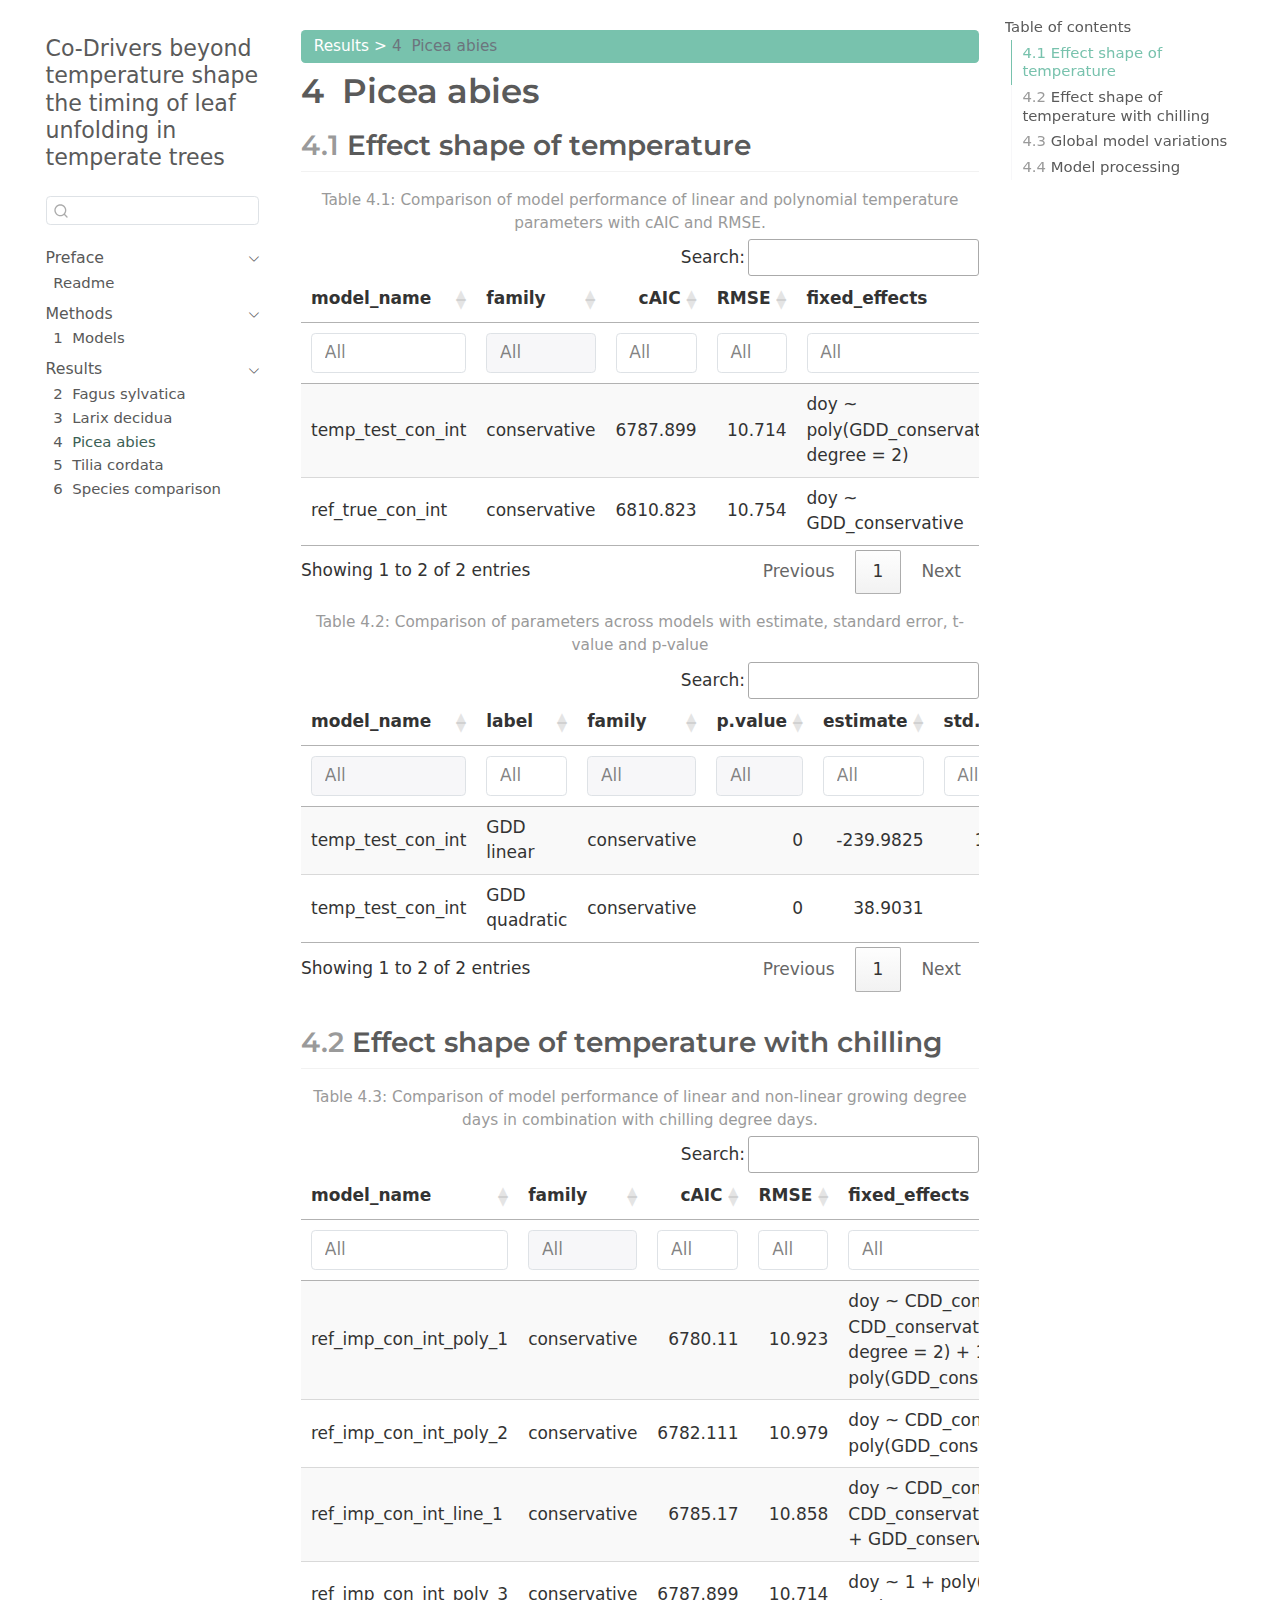
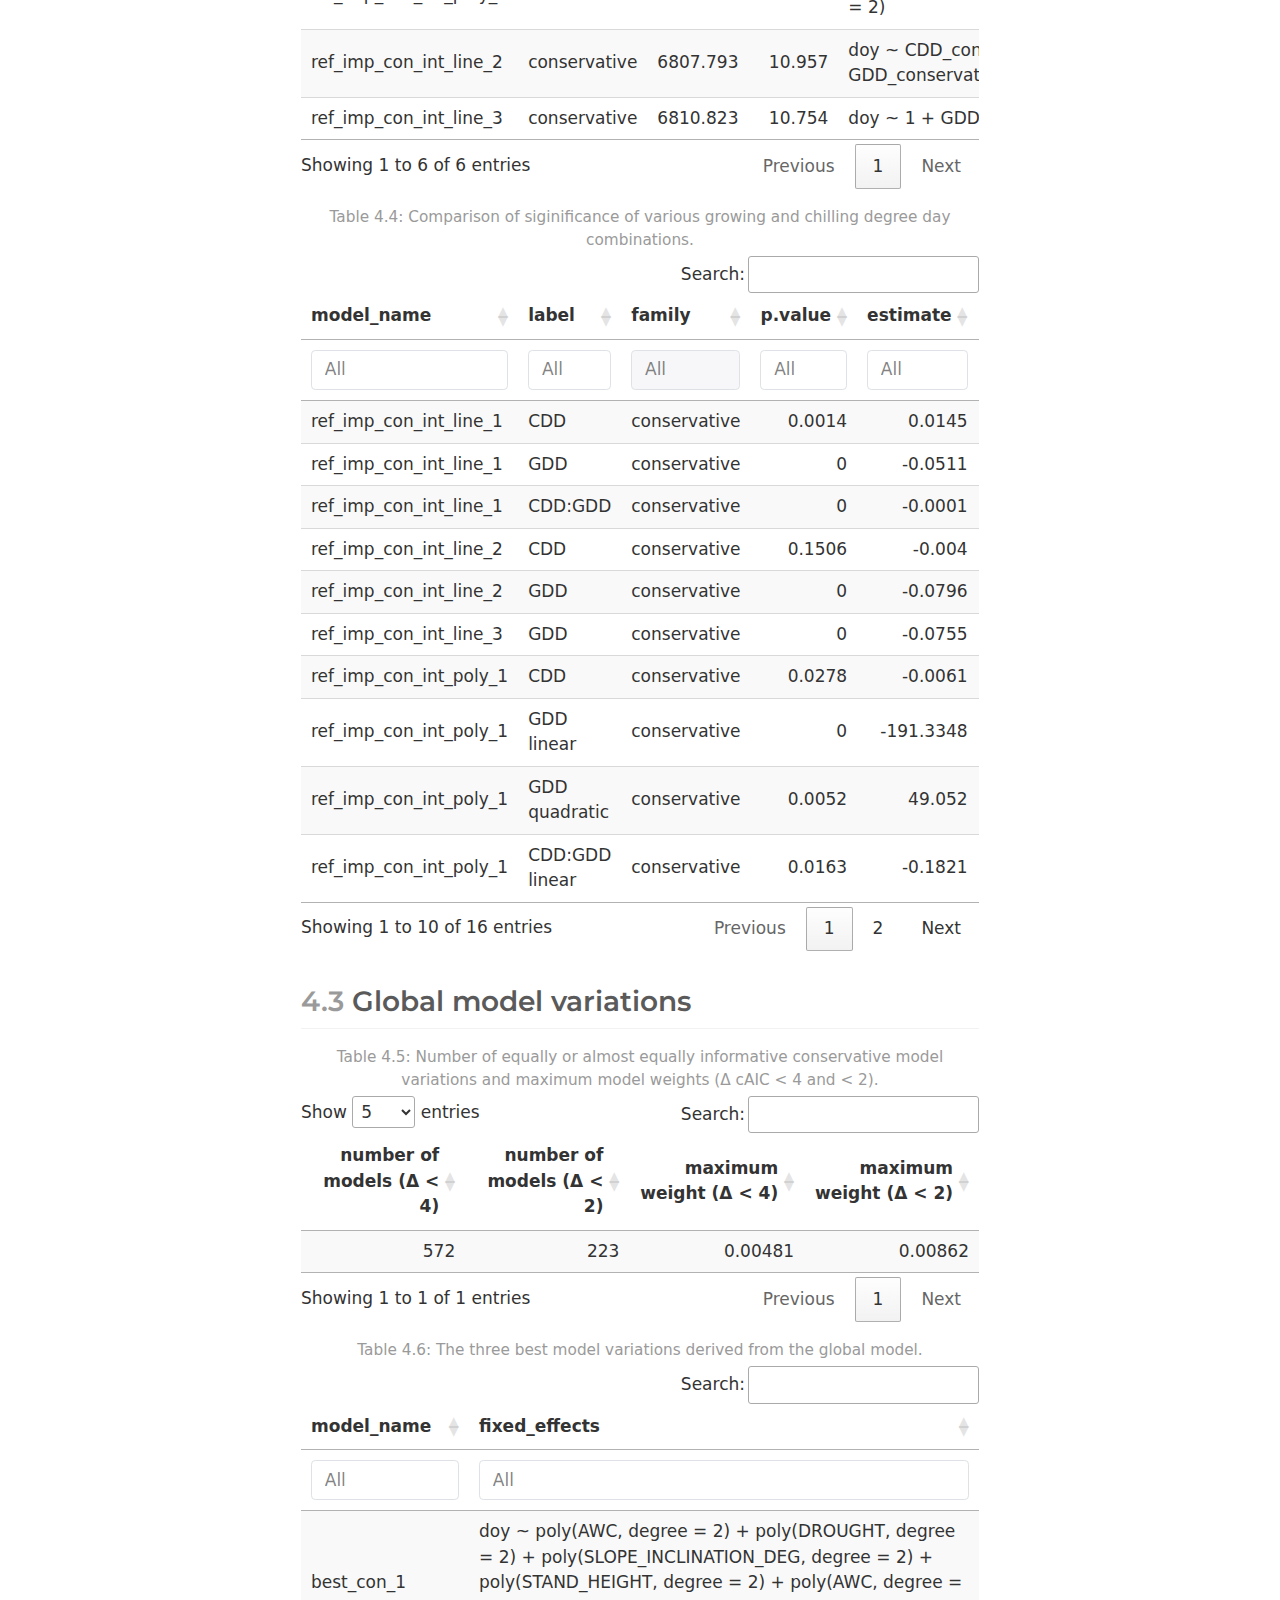
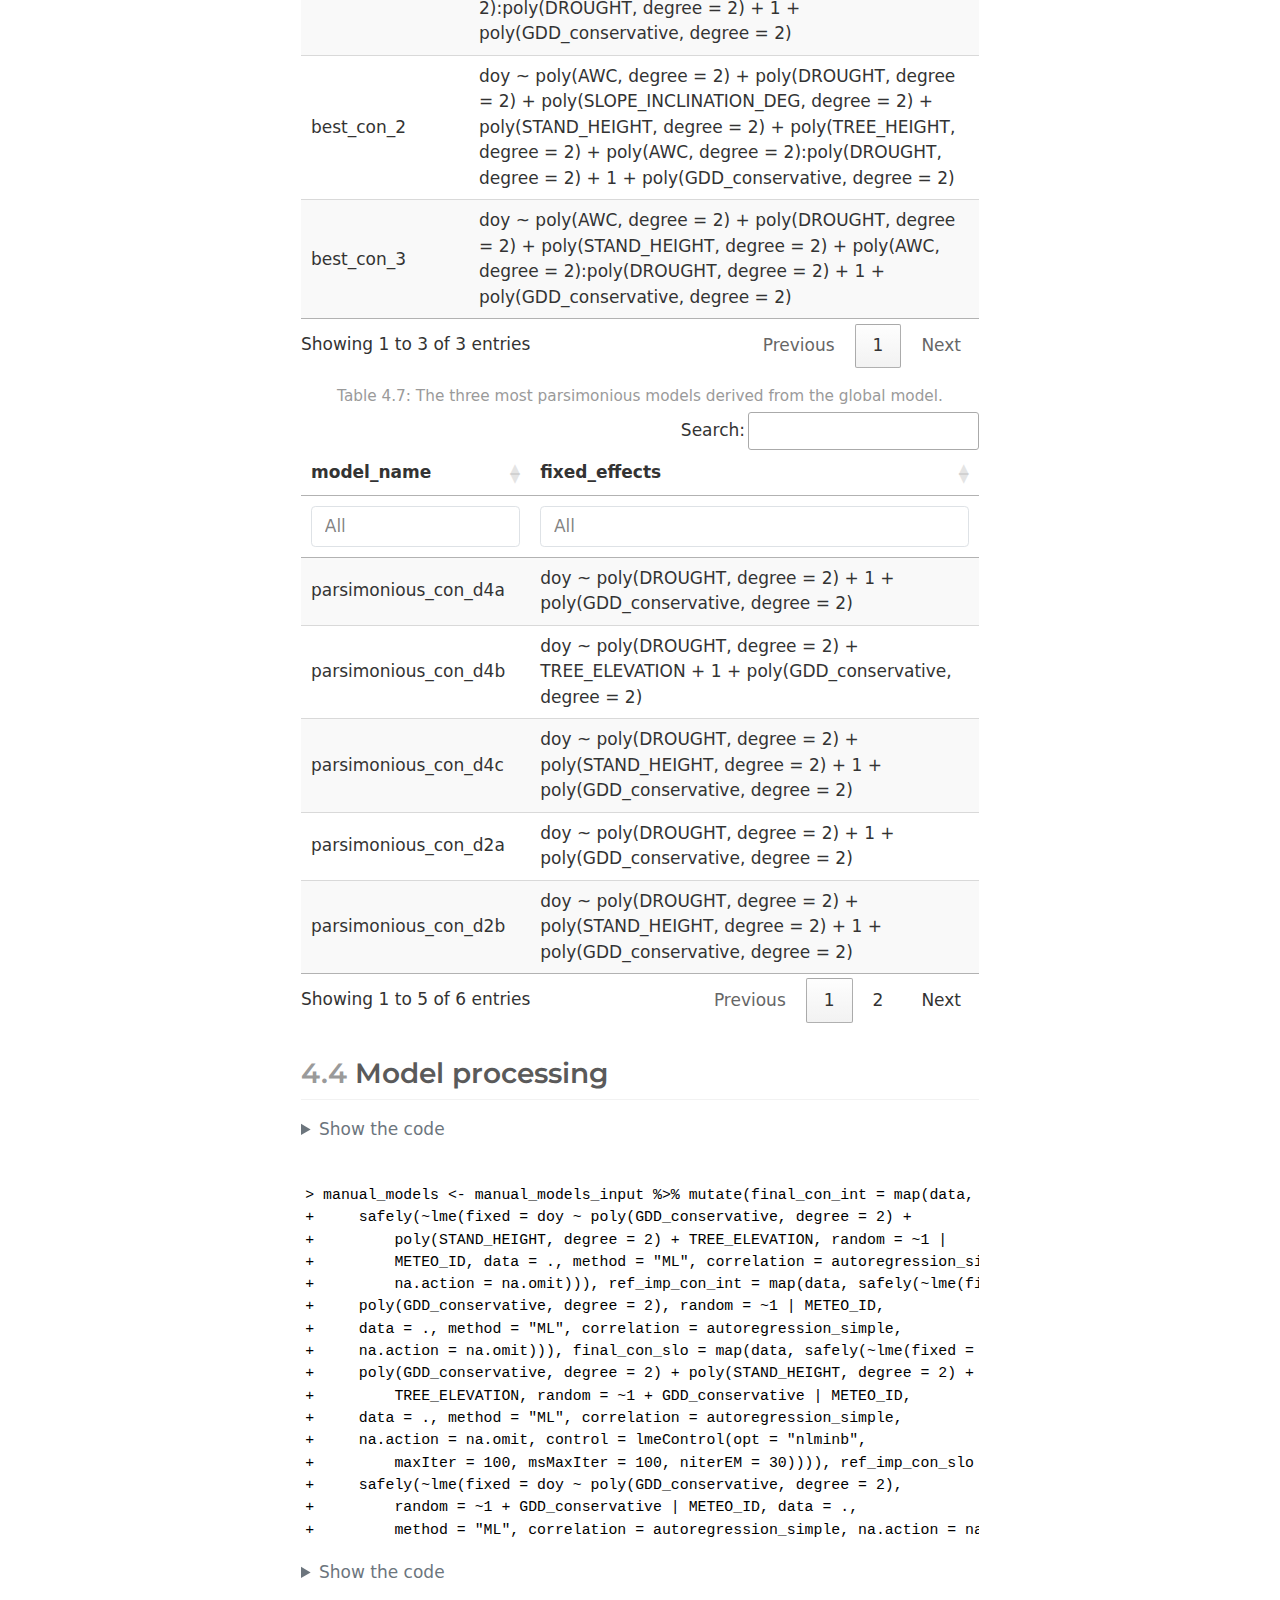
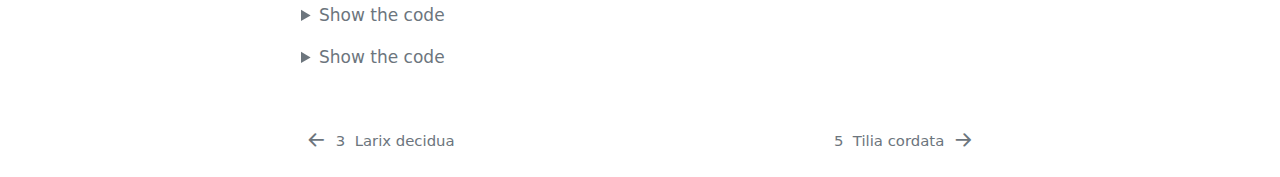
<file: 01_analysis_code/_book/5_results_PA_leaf_unfolding.html>
<!DOCTYPE html>
<html xmlns="http://www.w3.org/1999/xhtml" lang="en" xml:lang="en"><head>

<meta charset="utf-8">
<meta name="generator" content="quarto-1.4.549">

<meta name="viewport" content="width=device-width, initial-scale=1.0, user-scalable=yes">


<title>Co-Drivers beyond temperature shape the timing of leaf unfolding in temperate trees - 4&nbsp; Picea abies</title>
<style>
code{white-space: pre-wrap;}
span.smallcaps{font-variant: small-caps;}
div.columns{display: flex; gap: min(4vw, 1.5em);}
div.column{flex: auto; overflow-x: auto;}
div.hanging-indent{margin-left: 1.5em; text-indent: -1.5em;}
ul.task-list{list-style: none;}
ul.task-list li input[type="checkbox"] {
  width: 0.8em;
  margin: 0 0.8em 0.2em -1em; /* quarto-specific, see https://github.com/quarto-dev/quarto-cli/issues/4556 */ 
  vertical-align: middle;
}
/* CSS for syntax highlighting */
pre > code.sourceCode { white-space: pre; position: relative; }
pre > code.sourceCode > span { line-height: 1.25; }
pre > code.sourceCode > span:empty { height: 1.2em; }
.sourceCode { overflow: visible; }
code.sourceCode > span { color: inherit; text-decoration: inherit; }
div.sourceCode { margin: 1em 0; }
pre.sourceCode { margin: 0; }
@media screen {
div.sourceCode { overflow: auto; }
}
@media print {
pre > code.sourceCode { white-space: pre-wrap; }
pre > code.sourceCode > span { text-indent: -5em; padding-left: 5em; }
}
pre.numberSource code
  { counter-reset: source-line 0; }
pre.numberSource code > span
  { position: relative; left: -4em; counter-increment: source-line; }
pre.numberSource code > span > a:first-child::before
  { content: counter(source-line);
    position: relative; left: -1em; text-align: right; vertical-align: baseline;
    border: none; display: inline-block;
    -webkit-touch-callout: none; -webkit-user-select: none;
    -khtml-user-select: none; -moz-user-select: none;
    -ms-user-select: none; user-select: none;
    padding: 0 4px; width: 4em;
  }
pre.numberSource { margin-left: 3em;  padding-left: 4px; }
div.sourceCode
  {   }
@media screen {
pre > code.sourceCode > span > a:first-child::before { text-decoration: underline; }
}
</style>


<script src="site_libs/quarto-nav/quarto-nav.js"></script>
<script src="site_libs/quarto-nav/headroom.min.js"></script>
<script src="site_libs/clipboard/clipboard.min.js"></script>
<script src="site_libs/quarto-search/autocomplete.umd.js"></script>
<script src="site_libs/quarto-search/fuse.min.js"></script>
<script src="site_libs/quarto-search/quarto-search.js"></script>
<meta name="quarto:offset" content="./">
<link href="./5_results_TC_leaf_unfolding.html" rel="next">
<link href="./5_results_LD_leaf_unfolding.html" rel="prev">
<script src="site_libs/quarto-html/quarto.js"></script>
<script src="site_libs/quarto-html/popper.min.js"></script>
<script src="site_libs/quarto-html/tippy.umd.min.js"></script>
<script src="site_libs/quarto-html/anchor.min.js"></script>
<link href="site_libs/quarto-html/tippy.css" rel="stylesheet">
<link href="site_libs/quarto-html/quarto-syntax-highlighting.css" rel="stylesheet" id="quarto-text-highlighting-styles">
<script src="site_libs/bootstrap/bootstrap.min.js"></script>
<link href="site_libs/bootstrap/bootstrap-icons.css" rel="stylesheet">
<link href="site_libs/bootstrap/bootstrap.min.css" rel="stylesheet" id="quarto-bootstrap" data-mode="light">
<script id="quarto-search-options" type="application/json">{
  "location": "sidebar",
  "copy-button": false,
  "collapse-after": 3,
  "panel-placement": "start",
  "type": "textbox",
  "limit": 50,
  "keyboard-shortcut": [
    "f",
    "/",
    "s"
  ],
  "show-item-context": false,
  "language": {
    "search-no-results-text": "No results",
    "search-matching-documents-text": "matching documents",
    "search-copy-link-title": "Copy link to search",
    "search-hide-matches-text": "Hide additional matches",
    "search-more-match-text": "more match in this document",
    "search-more-matches-text": "more matches in this document",
    "search-clear-button-title": "Clear",
    "search-text-placeholder": "",
    "search-detached-cancel-button-title": "Cancel",
    "search-submit-button-title": "Submit",
    "search-label": "Search"
  }
}</script>
<link href="site_libs/htmltools-fill-0.5.8.1/fill.css" rel="stylesheet">
<script src="site_libs/htmlwidgets-1.6.4/htmlwidgets.js"></script>
<link href="site_libs/datatables-css-0.0.0/datatables-crosstalk.css" rel="stylesheet">
<script src="site_libs/datatables-binding-0.33/datatables.js"></script>
<script src="site_libs/jquery-3.6.0/jquery-3.6.0.min.js"></script>
<link href="site_libs/dt-core-1.13.6/css/jquery.dataTables.min.css" rel="stylesheet">
<link href="site_libs/dt-core-1.13.6/css/jquery.dataTables.extra.css" rel="stylesheet">
<script src="site_libs/dt-core-1.13.6/js/jquery.dataTables.min.js"></script>
<link href="site_libs/nouislider-7.0.10/jquery.nouislider.min.css" rel="stylesheet">
<script src="site_libs/nouislider-7.0.10/jquery.nouislider.min.js"></script>
<link href="site_libs/selectize-0.12.0/selectize.bootstrap3.css" rel="stylesheet">
<script src="site_libs/selectize-0.12.0/selectize.min.js"></script>
<link href="site_libs/crosstalk-1.2.1/css/crosstalk.min.css" rel="stylesheet">
<script src="site_libs/crosstalk-1.2.1/js/crosstalk.min.js"></script>


</head>

<body class="nav-sidebar floating">

<div id="quarto-search-results"></div>
  <header id="quarto-header" class="headroom fixed-top">
  <nav class="quarto-secondary-nav">
    <div class="container-fluid d-flex">
      <button type="button" class="quarto-btn-toggle btn" data-bs-toggle="collapse" data-bs-target=".quarto-sidebar-collapse-item" aria-controls="quarto-sidebar" aria-expanded="false" aria-label="Toggle sidebar navigation" onclick="if (window.quartoToggleHeadroom) { window.quartoToggleHeadroom(); }">
        <i class="bi bi-layout-text-sidebar-reverse"></i>
      </button>
        <nav class="quarto-page-breadcrumbs" aria-label="breadcrumb"><ol class="breadcrumb"><li class="breadcrumb-item"><a href="./5_results_FS_leaf_unfolding.html">Results</a></li><li class="breadcrumb-item"><a href="./5_results_PA_leaf_unfolding.html"><span class="chapter-number">4</span>&nbsp; <span class="chapter-title">Picea abies</span></a></li></ol></nav>
        <a class="flex-grow-1" role="button" data-bs-toggle="collapse" data-bs-target=".quarto-sidebar-collapse-item" aria-controls="quarto-sidebar" aria-expanded="false" aria-label="Toggle sidebar navigation" onclick="if (window.quartoToggleHeadroom) { window.quartoToggleHeadroom(); }">      
        </a>
      <button type="button" class="btn quarto-search-button" aria-label="" onclick="window.quartoOpenSearch();">
        <i class="bi bi-search"></i>
      </button>
    </div>
  </nav>
</header>
<!-- content -->
<div id="quarto-content" class="quarto-container page-columns page-rows-contents page-layout-full">
<!-- sidebar -->
  <nav id="quarto-sidebar" class="sidebar collapse collapse-horizontal quarto-sidebar-collapse-item sidebar-navigation floating overflow-auto">
    <div class="pt-lg-2 mt-2 text-left sidebar-header">
    <div class="sidebar-title mb-0 py-0">
      <a href="./">Co-Drivers beyond temperature shape the timing of leaf unfolding in temperate trees</a> 
    </div>
      </div>
        <div class="mt-2 flex-shrink-0 align-items-center">
        <div class="sidebar-search">
        <div id="quarto-search" class="" title="Search"></div>
        </div>
        </div>
    <div class="sidebar-menu-container"> 
    <ul class="list-unstyled mt-1">
        <li class="sidebar-item sidebar-item-section">
      <div class="sidebar-item-container"> 
            <a class="sidebar-item-text sidebar-link text-start" data-bs-toggle="collapse" data-bs-target="#quarto-sidebar-section-1" aria-expanded="true">
 <span class="menu-text">Preface</span></a>
          <a class="sidebar-item-toggle text-start" data-bs-toggle="collapse" data-bs-target="#quarto-sidebar-section-1" aria-expanded="true" aria-label="Toggle section">
            <i class="bi bi-chevron-right ms-2"></i>
          </a> 
      </div>
      <ul id="quarto-sidebar-section-1" class="collapse list-unstyled sidebar-section depth1 show">  
          <li class="sidebar-item">
  <div class="sidebar-item-container"> 
  <a href="./index.html" class="sidebar-item-text sidebar-link">
 <span class="menu-text">Readme</span></a>
  </div>
</li>
      </ul>
  </li>
        <li class="sidebar-item sidebar-item-section">
      <div class="sidebar-item-container"> 
            <a class="sidebar-item-text sidebar-link text-start" data-bs-toggle="collapse" data-bs-target="#quarto-sidebar-section-2" aria-expanded="true">
 <span class="menu-text">Methods</span></a>
          <a class="sidebar-item-toggle text-start" data-bs-toggle="collapse" data-bs-target="#quarto-sidebar-section-2" aria-expanded="true" aria-label="Toggle section">
            <i class="bi bi-chevron-right ms-2"></i>
          </a> 
      </div>
      <ul id="quarto-sidebar-section-2" class="collapse list-unstyled sidebar-section depth1 show">  
          <li class="sidebar-item">
  <div class="sidebar-item-container"> 
  <a href="./4_intro_global_models.html" class="sidebar-item-text sidebar-link">
 <span class="menu-text"><span class="chapter-number">1</span>&nbsp; <span class="chapter-title">Models</span></span></a>
  </div>
</li>
      </ul>
  </li>
        <li class="sidebar-item sidebar-item-section">
      <div class="sidebar-item-container"> 
            <a class="sidebar-item-text sidebar-link text-start" data-bs-toggle="collapse" data-bs-target="#quarto-sidebar-section-3" aria-expanded="true">
 <span class="menu-text">Results</span></a>
          <a class="sidebar-item-toggle text-start" data-bs-toggle="collapse" data-bs-target="#quarto-sidebar-section-3" aria-expanded="true" aria-label="Toggle section">
            <i class="bi bi-chevron-right ms-2"></i>
          </a> 
      </div>
      <ul id="quarto-sidebar-section-3" class="collapse list-unstyled sidebar-section depth1 show">  
          <li class="sidebar-item">
  <div class="sidebar-item-container"> 
  <a href="./5_results_FS_leaf_unfolding.html" class="sidebar-item-text sidebar-link">
 <span class="menu-text"><span class="chapter-number">2</span>&nbsp; <span class="chapter-title">Fagus sylvatica</span></span></a>
  </div>
</li>
          <li class="sidebar-item">
  <div class="sidebar-item-container"> 
  <a href="./5_results_LD_leaf_unfolding.html" class="sidebar-item-text sidebar-link">
 <span class="menu-text"><span class="chapter-number">3</span>&nbsp; <span class="chapter-title">Larix decidua</span></span></a>
  </div>
</li>
          <li class="sidebar-item">
  <div class="sidebar-item-container"> 
  <a href="./5_results_PA_leaf_unfolding.html" class="sidebar-item-text sidebar-link active">
 <span class="menu-text"><span class="chapter-number">4</span>&nbsp; <span class="chapter-title">Picea abies</span></span></a>
  </div>
</li>
          <li class="sidebar-item">
  <div class="sidebar-item-container"> 
  <a href="./5_results_TC_leaf_unfolding.html" class="sidebar-item-text sidebar-link">
 <span class="menu-text"><span class="chapter-number">5</span>&nbsp; <span class="chapter-title">Tilia cordata</span></span></a>
  </div>
</li>
          <li class="sidebar-item">
  <div class="sidebar-item-container"> 
  <a href="./6_species_comparison_leaf_unfolding.html" class="sidebar-item-text sidebar-link">
 <span class="menu-text"><span class="chapter-number">6</span>&nbsp; <span class="chapter-title">Species comparison</span></span></a>
  </div>
</li>
      </ul>
  </li>
    </ul>
    </div>
</nav>
<div id="quarto-sidebar-glass" class="quarto-sidebar-collapse-item" data-bs-toggle="collapse" data-bs-target=".quarto-sidebar-collapse-item"></div>
<!-- margin-sidebar -->
    <div id="quarto-margin-sidebar" class="sidebar margin-sidebar">
        <nav id="TOC" role="doc-toc" class="toc-active">
    <h2 id="toc-title">Table of contents</h2>
   
  <ul>
  <li><a href="#effect-shape-of-temperature" id="toc-effect-shape-of-temperature" class="nav-link active" data-scroll-target="#effect-shape-of-temperature"><span class="header-section-number">4.1</span> Effect shape of temperature</a></li>
  <li><a href="#effect-shape-of-temperature-with-chilling" id="toc-effect-shape-of-temperature-with-chilling" class="nav-link" data-scroll-target="#effect-shape-of-temperature-with-chilling"><span class="header-section-number">4.2</span> Effect shape of temperature with chilling</a></li>
  <li><a href="#global-model-variations" id="toc-global-model-variations" class="nav-link" data-scroll-target="#global-model-variations"><span class="header-section-number">4.3</span> Global model variations</a></li>
  <li><a href="#model-processing" id="toc-model-processing" class="nav-link" data-scroll-target="#model-processing"><span class="header-section-number">4.4</span> Model processing</a></li>
  </ul>
</nav>
    </div>
<!-- main -->
<main class="content column-body" id="quarto-document-content">

<header id="title-block-header" class="quarto-title-block default"><nav class="quarto-page-breadcrumbs quarto-title-breadcrumbs d-none d-lg-block" aria-label="breadcrumb"><ol class="breadcrumb"><li class="breadcrumb-item"><a href="./5_results_FS_leaf_unfolding.html">Results</a></li><li class="breadcrumb-item"><a href="./5_results_PA_leaf_unfolding.html"><span class="chapter-number">4</span>&nbsp; <span class="chapter-title">Picea abies</span></a></li></ol></nav>
<div class="quarto-title">
<h1 class="title"><span class="chapter-number">4</span>&nbsp; <span class="chapter-title">Picea abies</span></h1>
</div>



<div class="quarto-title-meta column-body">

    
  
    
  </div>
  


</header>


<section id="effect-shape-of-temperature" class="level2" data-number="4.1">
<h2 data-number="4.1" class="anchored" data-anchor-id="effect-shape-of-temperature"><span class="header-section-number">4.1</span> Effect shape of temperature</h2>
<div class="cell">
<div id="tbl-temp-test-selection" class="cell quarto-float anchored">
<figure class="quarto-float quarto-float-tbl figure">
<figcaption class="quarto-float-caption-top quarto-float-caption quarto-float-tbl" id="tbl-temp-test-selection-caption-0ceaefa1-69ba-4598-a22c-09a6ac19f8ca">
Table&nbsp;4.1: Comparison of model performance of linear and polynomial temperature parameters with cAIC and RMSE.
</figcaption>
<div aria-describedby="tbl-temp-test-selection-caption-0ceaefa1-69ba-4598-a22c-09a6ac19f8ca">
<div class="cell-output-display">
<div class="datatables html-widget html-fill-item" id="htmlwidget-3bc09f932814554b14c8" style="width:100%;height:auto;"></div>
<script type="application/json" data-for="htmlwidget-3bc09f932814554b14c8">{"x":{"filter":"top","vertical":false,"filterHTML":"<tr>\n  <td data-type=\"character\" style=\"vertical-align: top;\">\n    <div class=\"form-group has-feedback\" style=\"margin-bottom: auto;\">\n      <input type=\"search\" placeholder=\"All\" class=\"form-control\" style=\"width: 100%;\"/>\n      <span class=\"glyphicon glyphicon-remove-circle form-control-feedback\"><\/span>\n    <\/div>\n  <\/td>\n  <td data-type=\"character\" style=\"vertical-align: top;\">\n    <div class=\"form-group has-feedback\" style=\"margin-bottom: auto;\">\n      <input type=\"search\" placeholder=\"All\" class=\"form-control\" style=\"width: 100%;\" disabled=\"\"/>\n      <span class=\"glyphicon glyphicon-remove-circle form-control-feedback\"><\/span>\n    <\/div>\n  <\/td>\n  <td data-type=\"number\" style=\"vertical-align: top;\">\n    <div class=\"form-group has-feedback\" style=\"margin-bottom: auto;\">\n      <input type=\"search\" placeholder=\"All\" class=\"form-control\" style=\"width: 100%;\"/>\n      <span class=\"glyphicon glyphicon-remove-circle form-control-feedback\"><\/span>\n    <\/div>\n    <div style=\"display: none;position: absolute;width: 200px;opacity: 1\">\n      <div data-min=\"6787.899\" data-max=\"6810.823\" data-scale=\"3\"><\/div>\n      <span style=\"float: left;\"><\/span>\n      <span style=\"float: right;\"><\/span>\n    <\/div>\n  <\/td>\n  <td data-type=\"number\" style=\"vertical-align: top;\">\n    <div class=\"form-group has-feedback\" style=\"margin-bottom: auto;\">\n      <input type=\"search\" placeholder=\"All\" class=\"form-control\" style=\"width: 100%;\"/>\n      <span class=\"glyphicon glyphicon-remove-circle form-control-feedback\"><\/span>\n    <\/div>\n    <div style=\"display: none;position: absolute;width: 200px;opacity: 1\">\n      <div data-min=\"10.714\" data-max=\"10.754\" data-scale=\"3\"><\/div>\n      <span style=\"float: left;\"><\/span>\n      <span style=\"float: right;\"><\/span>\n    <\/div>\n  <\/td>\n  <td data-type=\"character\" style=\"vertical-align: top;\">\n    <div class=\"form-group has-feedback\" style=\"margin-bottom: auto;\">\n      <input type=\"search\" placeholder=\"All\" class=\"form-control\" style=\"width: 100%;\"/>\n      <span class=\"glyphicon glyphicon-remove-circle form-control-feedback\"><\/span>\n    <\/div>\n  <\/td>\n  <td data-type=\"number\" style=\"vertical-align: top;\">\n    <div class=\"form-group has-feedback\" style=\"margin-bottom: auto;\">\n      <input type=\"search\" placeholder=\"All\" class=\"form-control\" style=\"width: 100%;\"/>\n      <span class=\"glyphicon glyphicon-remove-circle form-control-feedback\"><\/span>\n    <\/div>\n    <div style=\"display: none;position: absolute;width: 200px;opacity: 1\">\n      <div data-min=\"7.789\" data-max=\"30.713\" data-scale=\"3\"><\/div>\n      <span style=\"float: left;\"><\/span>\n      <span style=\"float: right;\"><\/span>\n    <\/div>\n  <\/td>\n  <td data-type=\"number\" style=\"vertical-align: top;\">\n    <div class=\"form-group has-feedback\" style=\"margin-bottom: auto;\">\n      <input type=\"search\" placeholder=\"All\" class=\"form-control\" style=\"width: 100%;\"/>\n      <span class=\"glyphicon glyphicon-remove-circle form-control-feedback\"><\/span>\n    <\/div>\n    <div style=\"display: none;position: absolute;width: 200px;opacity: 1\">\n      <div data-min=\"0\" data-max=\"0.04\" data-scale=\"2\"><\/div>\n      <span style=\"float: left;\"><\/span>\n      <span style=\"float: right;\"><\/span>\n    <\/div>\n  <\/td>\n<\/tr>","data":[["temp_test_con_int","ref_true_con_int"],["conservative","conservative"],[6787.899,6810.823],[10.714,10.754],["doy ~ poly(GDD_conservative, degree = 2)","doy ~ GDD_conservative"],[7.789,30.713],[0,0.04]],"container":"<table class=\"display\">\n  <thead>\n    <tr>\n      <th>model_name<\/th>\n      <th>family<\/th>\n      <th>cAIC<\/th>\n      <th>RMSE<\/th>\n      <th>fixed_effects<\/th>\n      <th>d.cAIC<\/th>\n      <th>d.RMSE<\/th>\n    <\/tr>\n  <\/thead>\n<\/table>","options":{"scrollX":true,"pageLength":10,"extenstions":"Buttons","dom":"Bfrtip","buttons":["print"],"columnDefs":[{"className":"dt-right","targets":[2,3,5,6]},{"name":"model_name","targets":0},{"name":"family","targets":1},{"name":"cAIC","targets":2},{"name":"RMSE","targets":3},{"name":"fixed_effects","targets":4},{"name":"d.cAIC","targets":5},{"name":"d.RMSE","targets":6}],"order":[],"autoWidth":false,"orderClasses":false,"orderCellsTop":true}},"evals":[],"jsHooks":[]}</script>
</div>
</div>
</figure>
</div>
</div>
<div class="cell">
<div id="tbl-temp-test-coefficients" class="cell quarto-float anchored">
<figure class="quarto-float quarto-float-tbl figure">
<figcaption class="quarto-float-caption-top quarto-float-caption quarto-float-tbl" id="tbl-temp-test-coefficients-caption-0ceaefa1-69ba-4598-a22c-09a6ac19f8ca">
Table&nbsp;4.2: Comparison of parameters across models with estimate, standard error, t-value and p-value
</figcaption>
<div aria-describedby="tbl-temp-test-coefficients-caption-0ceaefa1-69ba-4598-a22c-09a6ac19f8ca">
<div class="cell-output-display">
<div class="datatables html-widget html-fill-item" id="htmlwidget-8efbfdc41b29a6e80e4a" style="width:100%;height:auto;"></div>
<script type="application/json" data-for="htmlwidget-8efbfdc41b29a6e80e4a">{"x":{"filter":"top","vertical":false,"filterHTML":"<tr>\n  <td data-type=\"character\" style=\"vertical-align: top;\">\n    <div class=\"form-group has-feedback\" style=\"margin-bottom: auto;\">\n      <input type=\"search\" placeholder=\"All\" class=\"form-control\" style=\"width: 100%;\" disabled=\"\"/>\n      <span class=\"glyphicon glyphicon-remove-circle form-control-feedback\"><\/span>\n    <\/div>\n  <\/td>\n  <td data-type=\"character\" style=\"vertical-align: top;\">\n    <div class=\"form-group has-feedback\" style=\"margin-bottom: auto;\">\n      <input type=\"search\" placeholder=\"All\" class=\"form-control\" style=\"width: 100%;\"/>\n      <span class=\"glyphicon glyphicon-remove-circle form-control-feedback\"><\/span>\n    <\/div>\n  <\/td>\n  <td data-type=\"character\" style=\"vertical-align: top;\">\n    <div class=\"form-group has-feedback\" style=\"margin-bottom: auto;\">\n      <input type=\"search\" placeholder=\"All\" class=\"form-control\" style=\"width: 100%;\" disabled=\"\"/>\n      <span class=\"glyphicon glyphicon-remove-circle form-control-feedback\"><\/span>\n    <\/div>\n  <\/td>\n  <td data-type=\"number\" style=\"vertical-align: top;\">\n    <div class=\"form-group has-feedback\" style=\"margin-bottom: auto;\">\n      <input type=\"search\" placeholder=\"All\" class=\"form-control\" style=\"width: 100%;\" disabled=\"\"/>\n      <span class=\"glyphicon glyphicon-remove-circle form-control-feedback\"><\/span>\n    <\/div>\n    <div style=\"display: none;position: absolute;width: 200px;opacity: 1\">\n      <div data-min=\"0\" data-max=\"1\"><\/div>\n      <span style=\"float: left;\"><\/span>\n      <span style=\"float: right;\"><\/span>\n    <\/div>\n  <\/td>\n  <td data-type=\"number\" style=\"vertical-align: top;\">\n    <div class=\"form-group has-feedback\" style=\"margin-bottom: auto;\">\n      <input type=\"search\" placeholder=\"All\" class=\"form-control\" style=\"width: 100%;\"/>\n      <span class=\"glyphicon glyphicon-remove-circle form-control-feedback\"><\/span>\n    <\/div>\n    <div style=\"display: none;position: absolute;width: 200px;opacity: 1\">\n      <div data-min=\"-239.9825\" data-max=\"38.9031\" data-scale=\"4\"><\/div>\n      <span style=\"float: left;\"><\/span>\n      <span style=\"float: right;\"><\/span>\n    <\/div>\n  <\/td>\n  <td data-type=\"number\" style=\"vertical-align: top;\">\n    <div class=\"form-group has-feedback\" style=\"margin-bottom: auto;\">\n      <input type=\"search\" placeholder=\"All\" class=\"form-control\" style=\"width: 100%;\"/>\n      <span class=\"glyphicon glyphicon-remove-circle form-control-feedback\"><\/span>\n    <\/div>\n    <div style=\"display: none;position: absolute;width: 200px;opacity: 1\">\n      <div data-min=\"7.6321\" data-max=\"10.5517\" data-scale=\"4\"><\/div>\n      <span style=\"float: left;\"><\/span>\n      <span style=\"float: right;\"><\/span>\n    <\/div>\n  <\/td>\n  <td data-type=\"character\" style=\"vertical-align: top;\">\n    <div class=\"form-group has-feedback\" style=\"margin-bottom: auto;\">\n      <input type=\"search\" placeholder=\"All\" class=\"form-control\" style=\"width: 100%;\"/>\n      <span class=\"glyphicon glyphicon-remove-circle form-control-feedback\"><\/span>\n    <\/div>\n  <\/td>\n<\/tr>","data":[["temp_test_con_int","temp_test_con_int"],["GDD linear","GDD quadratic"],["conservative","conservative"],[0,0],[-239.9825,38.9031],[10.5517,7.6321],["poly(GDD_conservative, degree = 2)1","poly(GDD_conservative, degree = 2)2"]],"container":"<table class=\"display\">\n  <thead>\n    <tr>\n      <th>model_name<\/th>\n      <th>label<\/th>\n      <th>family<\/th>\n      <th>p.value<\/th>\n      <th>estimate<\/th>\n      <th>std.error<\/th>\n      <th>term<\/th>\n    <\/tr>\n  <\/thead>\n<\/table>","options":{"scrollX":true,"pageLength":10,"dom":"Bfrtip","columnDefs":[{"className":"dt-right","targets":[3,4,5]},{"name":"model_name","targets":0},{"name":"label","targets":1},{"name":"family","targets":2},{"name":"p.value","targets":3},{"name":"estimate","targets":4},{"name":"std.error","targets":5},{"name":"term","targets":6}],"order":[],"autoWidth":false,"orderClasses":false,"orderCellsTop":true}},"evals":[],"jsHooks":[]}</script>
</div>
</div>
</figure>
</div>
</div>
</section>
<section id="effect-shape-of-temperature-with-chilling" class="level2" data-number="4.2">
<h2 data-number="4.2" class="anchored" data-anchor-id="effect-shape-of-temperature-with-chilling"><span class="header-section-number">4.2</span> Effect shape of temperature with chilling</h2>
<div class="cell">
<div id="tbl-shape-performance" class="cell quarto-float anchored">
<figure class="quarto-float quarto-float-tbl figure">
<figcaption class="quarto-float-caption-top quarto-float-caption quarto-float-tbl" id="tbl-shape-performance-caption-0ceaefa1-69ba-4598-a22c-09a6ac19f8ca">
Table&nbsp;4.3: Comparison of model performance of linear and non-linear growing degree days in combination with chilling degree days.
</figcaption>
<div aria-describedby="tbl-shape-performance-caption-0ceaefa1-69ba-4598-a22c-09a6ac19f8ca">
<div class="cell-output-display">
<div class="datatables html-widget html-fill-item" id="htmlwidget-63e5abc8968ddd801bac" style="width:100%;height:auto;"></div>
<script type="application/json" data-for="htmlwidget-63e5abc8968ddd801bac">{"x":{"filter":"top","vertical":false,"filterHTML":"<tr>\n  <td data-type=\"character\" style=\"vertical-align: top;\">\n    <div class=\"form-group has-feedback\" style=\"margin-bottom: auto;\">\n      <input type=\"search\" placeholder=\"All\" class=\"form-control\" style=\"width: 100%;\"/>\n      <span class=\"glyphicon glyphicon-remove-circle form-control-feedback\"><\/span>\n    <\/div>\n  <\/td>\n  <td data-type=\"character\" style=\"vertical-align: top;\">\n    <div class=\"form-group has-feedback\" style=\"margin-bottom: auto;\">\n      <input type=\"search\" placeholder=\"All\" class=\"form-control\" style=\"width: 100%;\" disabled=\"\"/>\n      <span class=\"glyphicon glyphicon-remove-circle form-control-feedback\"><\/span>\n    <\/div>\n  <\/td>\n  <td data-type=\"number\" style=\"vertical-align: top;\">\n    <div class=\"form-group has-feedback\" style=\"margin-bottom: auto;\">\n      <input type=\"search\" placeholder=\"All\" class=\"form-control\" style=\"width: 100%;\"/>\n      <span class=\"glyphicon glyphicon-remove-circle form-control-feedback\"><\/span>\n    <\/div>\n    <div style=\"display: none;position: absolute;width: 200px;opacity: 1\">\n      <div data-min=\"6780.11\" data-max=\"6810.823\" data-scale=\"3\"><\/div>\n      <span style=\"float: left;\"><\/span>\n      <span style=\"float: right;\"><\/span>\n    <\/div>\n  <\/td>\n  <td data-type=\"number\" style=\"vertical-align: top;\">\n    <div class=\"form-group has-feedback\" style=\"margin-bottom: auto;\">\n      <input type=\"search\" placeholder=\"All\" class=\"form-control\" style=\"width: 100%;\"/>\n      <span class=\"glyphicon glyphicon-remove-circle form-control-feedback\"><\/span>\n    <\/div>\n    <div style=\"display: none;position: absolute;width: 200px;opacity: 1\">\n      <div data-min=\"10.714\" data-max=\"10.979\" data-scale=\"3\"><\/div>\n      <span style=\"float: left;\"><\/span>\n      <span style=\"float: right;\"><\/span>\n    <\/div>\n  <\/td>\n  <td data-type=\"character\" style=\"vertical-align: top;\">\n    <div class=\"form-group has-feedback\" style=\"margin-bottom: auto;\">\n      <input type=\"search\" placeholder=\"All\" class=\"form-control\" style=\"width: 100%;\"/>\n      <span class=\"glyphicon glyphicon-remove-circle form-control-feedback\"><\/span>\n    <\/div>\n  <\/td>\n  <td data-type=\"number\" style=\"vertical-align: top;\">\n    <div class=\"form-group has-feedback\" style=\"margin-bottom: auto;\">\n      <input type=\"search\" placeholder=\"All\" class=\"form-control\" style=\"width: 100%;\"/>\n      <span class=\"glyphicon glyphicon-remove-circle form-control-feedback\"><\/span>\n    <\/div>\n    <div style=\"display: none;position: absolute;width: 200px;opacity: 1\">\n      <div data-min=\"0\" data-max=\"30.713\" data-scale=\"3\"><\/div>\n      <span style=\"float: left;\"><\/span>\n      <span style=\"float: right;\"><\/span>\n    <\/div>\n  <\/td>\n  <td data-type=\"number\" style=\"vertical-align: top;\">\n    <div class=\"form-group has-feedback\" style=\"margin-bottom: auto;\">\n      <input type=\"search\" placeholder=\"All\" class=\"form-control\" style=\"width: 100%;\"/>\n      <span class=\"glyphicon glyphicon-remove-circle form-control-feedback\"><\/span>\n    <\/div>\n    <div style=\"display: none;position: absolute;width: 200px;opacity: 1\">\n      <div data-min=\"0\" data-max=\"0.265\" data-scale=\"3\"><\/div>\n      <span style=\"float: left;\"><\/span>\n      <span style=\"float: right;\"><\/span>\n    <\/div>\n  <\/td>\n<\/tr>","data":[["ref_imp_con_int_poly_1","ref_imp_con_int_poly_2","ref_imp_con_int_line_1","ref_imp_con_int_poly_3","ref_imp_con_int_line_2","ref_imp_con_int_line_3"],["conservative","conservative","conservative","conservative","conservative","conservative"],[6780.11,6782.111,6785.17,6787.899,6807.793,6810.823],[10.923,10.979,10.858,10.714,10.957,10.754],["doy ~ CDD_conservative + CDD_conservative:poly(GDD_conservative,      degree = 2) + 1 + poly(GDD_conservative, degree = 2)","doy ~ CDD_conservative + 1 + poly(GDD_conservative, degree = 2)","doy ~ CDD_conservative + CDD_conservative:GDD_conservative +      1 + GDD_conservative","doy ~ 1 + poly(GDD_conservative, degree = 2)","doy ~ CDD_conservative + 1 + GDD_conservative","doy ~ 1 + GDD_conservative"],[0,2.001,5.06,7.789,27.683,30.713],[0.209,0.265,0.144,0,0.243,0.04]],"container":"<table class=\"display\">\n  <thead>\n    <tr>\n      <th>model_name<\/th>\n      <th>family<\/th>\n      <th>cAIC<\/th>\n      <th>RMSE<\/th>\n      <th>fixed_effects<\/th>\n      <th>d.cAIC<\/th>\n      <th>d.RMSE<\/th>\n    <\/tr>\n  <\/thead>\n<\/table>","options":{"scrollX":true,"pageLength":10,"extenstions":"Buttons","dom":"Bfrtip","buttons":["print"],"columnDefs":[{"className":"dt-right","targets":[2,3,5,6]},{"name":"model_name","targets":0},{"name":"family","targets":1},{"name":"cAIC","targets":2},{"name":"RMSE","targets":3},{"name":"fixed_effects","targets":4},{"name":"d.cAIC","targets":5},{"name":"d.RMSE","targets":6}],"order":[],"autoWidth":false,"orderClasses":false,"orderCellsTop":true}},"evals":[],"jsHooks":[]}</script>
</div>
</div>
</figure>
</div>
</div>
<div class="cell">
<div id="tbl-shape-coefficients" class="cell quarto-float anchored">
<figure class="quarto-float quarto-float-tbl figure">
<figcaption class="quarto-float-caption-top quarto-float-caption quarto-float-tbl" id="tbl-shape-coefficients-caption-0ceaefa1-69ba-4598-a22c-09a6ac19f8ca">
Table&nbsp;4.4: Comparison of siginificance of various growing and chilling degree day combinations.
</figcaption>
<div aria-describedby="tbl-shape-coefficients-caption-0ceaefa1-69ba-4598-a22c-09a6ac19f8ca">
<div class="cell-output-display">
<div class="datatables html-widget html-fill-item" id="htmlwidget-a2de8ecb2b1598f6aee9" style="width:100%;height:auto;"></div>
<script type="application/json" data-for="htmlwidget-a2de8ecb2b1598f6aee9">{"x":{"filter":"top","vertical":false,"filterHTML":"<tr>\n  <td data-type=\"character\" style=\"vertical-align: top;\">\n    <div class=\"form-group has-feedback\" style=\"margin-bottom: auto;\">\n      <input type=\"search\" placeholder=\"All\" class=\"form-control\" style=\"width: 100%;\"/>\n      <span class=\"glyphicon glyphicon-remove-circle form-control-feedback\"><\/span>\n    <\/div>\n  <\/td>\n  <td data-type=\"character\" style=\"vertical-align: top;\">\n    <div class=\"form-group has-feedback\" style=\"margin-bottom: auto;\">\n      <input type=\"search\" placeholder=\"All\" class=\"form-control\" style=\"width: 100%;\"/>\n      <span class=\"glyphicon glyphicon-remove-circle form-control-feedback\"><\/span>\n    <\/div>\n  <\/td>\n  <td data-type=\"character\" style=\"vertical-align: top;\">\n    <div class=\"form-group has-feedback\" style=\"margin-bottom: auto;\">\n      <input type=\"search\" placeholder=\"All\" class=\"form-control\" style=\"width: 100%;\" disabled=\"\"/>\n      <span class=\"glyphicon glyphicon-remove-circle form-control-feedback\"><\/span>\n    <\/div>\n  <\/td>\n  <td data-type=\"number\" style=\"vertical-align: top;\">\n    <div class=\"form-group has-feedback\" style=\"margin-bottom: auto;\">\n      <input type=\"search\" placeholder=\"All\" class=\"form-control\" style=\"width: 100%;\"/>\n      <span class=\"glyphicon glyphicon-remove-circle form-control-feedback\"><\/span>\n    <\/div>\n    <div style=\"display: none;position: absolute;width: 200px;opacity: 1\">\n      <div data-min=\"0\" data-max=\"0.1507\" data-scale=\"4\"><\/div>\n      <span style=\"float: left;\"><\/span>\n      <span style=\"float: right;\"><\/span>\n    <\/div>\n  <\/td>\n  <td data-type=\"number\" style=\"vertical-align: top;\">\n    <div class=\"form-group has-feedback\" style=\"margin-bottom: auto;\">\n      <input type=\"search\" placeholder=\"All\" class=\"form-control\" style=\"width: 100%;\"/>\n      <span class=\"glyphicon glyphicon-remove-circle form-control-feedback\"><\/span>\n    <\/div>\n    <div style=\"display: none;position: absolute;width: 200px;opacity: 1\">\n      <div data-min=\"-257.0177\" data-max=\"49.052\" data-scale=\"4\"><\/div>\n      <span style=\"float: left;\"><\/span>\n      <span style=\"float: right;\"><\/span>\n    <\/div>\n  <\/td>\n  <td data-type=\"number\" style=\"vertical-align: top;\">\n    <div class=\"form-group has-feedback\" style=\"margin-bottom: auto;\">\n      <input type=\"search\" placeholder=\"All\" class=\"form-control\" style=\"width: 100%;\"/>\n      <span class=\"glyphicon glyphicon-remove-circle form-control-feedback\"><\/span>\n    <\/div>\n    <div style=\"display: none;position: absolute;width: 200px;opacity: 1\">\n      <div data-min=\"0\" data-max=\"33.4451\" data-scale=\"4\"><\/div>\n      <span style=\"float: left;\"><\/span>\n      <span style=\"float: right;\"><\/span>\n    <\/div>\n  <\/td>\n  <td data-type=\"character\" style=\"vertical-align: top;\">\n    <div class=\"form-group has-feedback\" style=\"margin-bottom: auto;\">\n      <input type=\"search\" placeholder=\"All\" class=\"form-control\" style=\"width: 100%;\"/>\n      <span class=\"glyphicon glyphicon-remove-circle form-control-feedback\"><\/span>\n    <\/div>\n  <\/td>\n<\/tr>","data":[["ref_imp_con_int_line_1","ref_imp_con_int_line_1","ref_imp_con_int_line_1","ref_imp_con_int_line_2","ref_imp_con_int_line_2","ref_imp_con_int_line_3","ref_imp_con_int_poly_1","ref_imp_con_int_poly_1","ref_imp_con_int_poly_1","ref_imp_con_int_poly_1","ref_imp_con_int_poly_1","ref_imp_con_int_poly_2","ref_imp_con_int_poly_2","ref_imp_con_int_poly_2","ref_imp_con_int_poly_3","ref_imp_con_int_poly_3"],["CDD","GDD","CDD:GDD","CDD","GDD","GDD","CDD","GDD linear","GDD quadratic","CDD:GDD linear","CDD:GDD quadratic","CDD","GDD linear","GDD quadratic","GDD linear","GDD quadratic"],["conservative","conservative","conservative","conservative","conservative","conservative","conservative","conservative","conservative","conservative","conservative","conservative","conservative","conservative","conservative","conservative"],[0.0014,0,0,0.1506,0,0,0.0278,0,0.0052,0.0163,0.06419999999999999,0.0499,0,0,0,0],[0.0145,-0.0511,-0.0001,-0.004,-0.0796,-0.0755,-0.0061,-191.3348,49.052,-0.1821,-0.07389999999999999,-0.0054,-257.0177,40.2375,-239.9825,38.9031],[0.0045,0.0071,0,0.0028,0.0045,0.0035,0.0028,33.4451,17.5149,0.0757,0.0399,0.0027,13.5402,7.6392,10.5517,7.6321],["CDD_conservative","GDD_conservative","CDD_conservative:GDD_conservative","CDD_conservative","GDD_conservative","GDD_conservative","CDD_conservative","poly(GDD_conservative, degree = 2)1","poly(GDD_conservative, degree = 2)2","CDD_conservative:poly(GDD_conservative, degree = 2)1","CDD_conservative:poly(GDD_conservative, degree = 2)2","CDD_conservative","poly(GDD_conservative, degree = 2)1","poly(GDD_conservative, degree = 2)2","poly(GDD_conservative, degree = 2)1","poly(GDD_conservative, degree = 2)2"]],"container":"<table class=\"display\">\n  <thead>\n    <tr>\n      <th>model_name<\/th>\n      <th>label<\/th>\n      <th>family<\/th>\n      <th>p.value<\/th>\n      <th>estimate<\/th>\n      <th>std.error<\/th>\n      <th>term<\/th>\n    <\/tr>\n  <\/thead>\n<\/table>","options":{"scrollX":true,"pageLength":10,"dom":"Bfrtip","columnDefs":[{"className":"dt-right","targets":[3,4,5]},{"name":"model_name","targets":0},{"name":"label","targets":1},{"name":"family","targets":2},{"name":"p.value","targets":3},{"name":"estimate","targets":4},{"name":"std.error","targets":5},{"name":"term","targets":6}],"order":[],"autoWidth":false,"orderClasses":false,"orderCellsTop":true}},"evals":[],"jsHooks":[]}</script>
</div>
</div>
</figure>
</div>
</div>
</section>
<section id="global-model-variations" class="level2" data-number="4.3">
<h2 data-number="4.3" class="anchored" data-anchor-id="global-model-variations"><span class="header-section-number">4.3</span> Global model variations</h2>
<div class="cell">
<div id="tbl-variations" class="cell quarto-float anchored">
<figure class="quarto-float quarto-float-tbl figure">
<figcaption class="quarto-float-caption-top quarto-float-caption quarto-float-tbl" id="tbl-variations-caption-0ceaefa1-69ba-4598-a22c-09a6ac19f8ca">
Table&nbsp;4.5: Number of equally or almost equally informative conservative model variations and maximum model weights (Δ cAIC &lt; 4 and &lt; 2).
</figcaption>
<div aria-describedby="tbl-variations-caption-0ceaefa1-69ba-4598-a22c-09a6ac19f8ca">
<div class="cell-output-display">
<div class="datatables html-widget html-fill-item" id="htmlwidget-01913ee6bd19e6c0682a" style="width:100%;height:auto;"></div>
<script type="application/json" data-for="htmlwidget-01913ee6bd19e6c0682a">{"x":{"filter":"none","vertical":false,"data":[[572],[223],[0.00481],[0.008619999999999999]],"container":"<table class=\"display\">\n  <thead>\n    <tr>\n      <th>number of models (Δ &lt; 4)<\/th>\n      <th>number of models (Δ &lt; 2)<\/th>\n      <th>maximum weight (Δ &lt; 4)<\/th>\n      <th>maximum weight (Δ &lt; 2)<\/th>\n    <\/tr>\n  <\/thead>\n<\/table>","options":{"scrollX":true,"pageLength":5,"columnDefs":[{"className":"dt-right","targets":[0,1,2,3]},{"name":"d4","targets":0},{"name":"d2","targets":1},{"name":"max_weight4","targets":2},{"name":"max_weight2","targets":3}],"order":[],"autoWidth":false,"orderClasses":false,"lengthMenu":[5,10,25,50,100]}},"evals":[],"jsHooks":[]}</script>
</div>
</div>
</figure>
</div>
</div>
<div class="cell">
<div id="tbl-best-models" class="cell quarto-float anchored">
<figure class="quarto-float quarto-float-tbl figure">
<figcaption class="quarto-float-caption-top quarto-float-caption quarto-float-tbl" id="tbl-best-models-caption-0ceaefa1-69ba-4598-a22c-09a6ac19f8ca">
Table&nbsp;4.6: The three best model variations derived from the global model.
</figcaption>
<div aria-describedby="tbl-best-models-caption-0ceaefa1-69ba-4598-a22c-09a6ac19f8ca">
<div class="cell-output-display">
<div class="datatables html-widget html-fill-item" id="htmlwidget-7a81a353666cd8dd59a9" style="width:100%;height:auto;"></div>
<script type="application/json" data-for="htmlwidget-7a81a353666cd8dd59a9">{"x":{"filter":"top","vertical":false,"filterHTML":"<tr>\n  <td data-type=\"character\" style=\"vertical-align: top;\">\n    <div class=\"form-group has-feedback\" style=\"margin-bottom: auto;\">\n      <input type=\"search\" placeholder=\"All\" class=\"form-control\" style=\"width: 100%;\"/>\n      <span class=\"glyphicon glyphicon-remove-circle form-control-feedback\"><\/span>\n    <\/div>\n  <\/td>\n  <td data-type=\"character\" style=\"vertical-align: top;\">\n    <div class=\"form-group has-feedback\" style=\"margin-bottom: auto;\">\n      <input type=\"search\" placeholder=\"All\" class=\"form-control\" style=\"width: 100%;\"/>\n      <span class=\"glyphicon glyphicon-remove-circle form-control-feedback\"><\/span>\n    <\/div>\n  <\/td>\n<\/tr>","data":[["best_con_1","best_con_2","best_con_3"],["doy ~ poly(AWC, degree = 2) + poly(DROUGHT, degree = 2) + poly(SLOPE_INCLINATION_DEG,      degree = 2) + poly(STAND_HEIGHT, degree = 2) + poly(AWC,      degree = 2):poly(DROUGHT, degree = 2) + 1 + poly(GDD_conservative,      degree = 2)","doy ~ poly(AWC, degree = 2) + poly(DROUGHT, degree = 2) + poly(SLOPE_INCLINATION_DEG,      degree = 2) + poly(STAND_HEIGHT, degree = 2) + poly(TREE_HEIGHT,      degree = 2) + poly(AWC, degree = 2):poly(DROUGHT, degree = 2) +      1 + poly(GDD_conservative, degree = 2)","doy ~ poly(AWC, degree = 2) + poly(DROUGHT, degree = 2) + poly(STAND_HEIGHT,      degree = 2) + poly(AWC, degree = 2):poly(DROUGHT, degree = 2) +      1 + poly(GDD_conservative, degree = 2)"]],"container":"<table class=\"display\">\n  <thead>\n    <tr>\n      <th>model_name<\/th>\n      <th>fixed_effects<\/th>\n    <\/tr>\n  <\/thead>\n<\/table>","options":{"scrollX":true,"pageLength":5,"dom":"Bfrtip","columnDefs":[{"name":"model_name","targets":0},{"name":"fixed_effects","targets":1}],"order":[],"autoWidth":false,"orderClasses":false,"orderCellsTop":true,"lengthMenu":[5,10,25,50,100]}},"evals":[],"jsHooks":[]}</script>
</div>
</div>
</figure>
</div>
</div>
<div class="cell">
<div id="tbl-parsimonious-con" class="cell quarto-float anchored">
<figure class="quarto-float quarto-float-tbl figure">
<figcaption class="quarto-float-caption-top quarto-float-caption quarto-float-tbl" id="tbl-parsimonious-con-caption-0ceaefa1-69ba-4598-a22c-09a6ac19f8ca">
Table&nbsp;4.7: The three most parsimonious models derived from the global model.
</figcaption>
<div aria-describedby="tbl-parsimonious-con-caption-0ceaefa1-69ba-4598-a22c-09a6ac19f8ca">
<div class="cell-output-display">
<div class="datatables html-widget html-fill-item" id="htmlwidget-b3582f409a2ca2566b8a" style="width:100%;height:auto;"></div>
<script type="application/json" data-for="htmlwidget-b3582f409a2ca2566b8a">{"x":{"filter":"top","vertical":false,"filterHTML":"<tr>\n  <td data-type=\"character\" style=\"vertical-align: top;\">\n    <div class=\"form-group has-feedback\" style=\"margin-bottom: auto;\">\n      <input type=\"search\" placeholder=\"All\" class=\"form-control\" style=\"width: 100%;\"/>\n      <span class=\"glyphicon glyphicon-remove-circle form-control-feedback\"><\/span>\n    <\/div>\n  <\/td>\n  <td data-type=\"character\" style=\"vertical-align: top;\">\n    <div class=\"form-group has-feedback\" style=\"margin-bottom: auto;\">\n      <input type=\"search\" placeholder=\"All\" class=\"form-control\" style=\"width: 100%;\"/>\n      <span class=\"glyphicon glyphicon-remove-circle form-control-feedback\"><\/span>\n    <\/div>\n  <\/td>\n<\/tr>","data":[["parsimonious_con_d4a","parsimonious_con_d4b","parsimonious_con_d4c","parsimonious_con_d2a","parsimonious_con_d2b","parsimonious_con_d2c"],["doy ~ poly(DROUGHT, degree = 2) + 1 + poly(GDD_conservative,      degree = 2)","doy ~ poly(DROUGHT, degree = 2) + TREE_ELEVATION + 1 + poly(GDD_conservative,      degree = 2)","doy ~ poly(DROUGHT, degree = 2) + poly(STAND_HEIGHT, degree = 2) +      1 + poly(GDD_conservative, degree = 2)","doy ~ poly(DROUGHT, degree = 2) + 1 + poly(GDD_conservative,      degree = 2)","doy ~ poly(DROUGHT, degree = 2) + poly(STAND_HEIGHT, degree = 2) +      1 + poly(GDD_conservative, degree = 2)","doy ~ poly(DROUGHT, degree = 2) + poly(SLOPE_INCLINATION_DEG,      degree = 2) + 1 + poly(GDD_conservative, degree = 2)"]],"container":"<table class=\"display\">\n  <thead>\n    <tr>\n      <th>model_name<\/th>\n      <th>fixed_effects<\/th>\n    <\/tr>\n  <\/thead>\n<\/table>","options":{"scrollX":true,"pageLength":5,"dom":"Bfrtip","columnDefs":[{"name":"model_name","targets":0},{"name":"fixed_effects","targets":1}],"order":[],"autoWidth":false,"orderClasses":false,"orderCellsTop":true,"lengthMenu":[5,10,25,50,100]}},"evals":[],"jsHooks":[]}</script>
</div>
</div>
</figure>
</div>
</div>
</section>
<section id="model-processing" class="level2" data-number="4.4">
<h2 data-number="4.4" class="anchored" data-anchor-id="model-processing"><span class="header-section-number">4.4</span> Model processing</h2>
<div class="cell">
<details class="code-fold">
<summary>Show the code</summary>
<div class="sourceCode cell-code" id="cb1"><pre class="sourceCode numberSource r number-lines code-with-copy"><code class="sourceCode r"><span id="cb1-1"><a href="#cb1-1"></a><span class="co"># nest data set</span></span>
<span id="cb1-2"><a href="#cb1-2"></a>manual_models_input <span class="ot">&lt;-</span> data <span class="sc">%&gt;%</span></span>
<span id="cb1-3"><a href="#cb1-3"></a>  <span class="fu">nest</span>()</span>
<span id="cb1-4"><a href="#cb1-4"></a></span>
<span id="cb1-5"><a href="#cb1-5"></a><span class="co"># save to file for evaluation of manual models in the template</span></span>
<span id="cb1-6"><a href="#cb1-6"></a><span class="fu">saveRDS</span>(manual_models_input, <span class="fu">paste0</span>(path_output_data, <span class="st">"/manual_models_"</span>, species, <span class="st">"_"</span>, <span class="fu">gsub</span> (<span class="st">" "</span>, <span class="st">"_"</span>, phase), <span class="st">".rds"</span>))</span>
<span id="cb1-7"><a href="#cb1-7"></a></span>
<span id="cb1-8"><a href="#cb1-8"></a><span class="co"># source manual models to be evaluated within template</span></span>
<span id="cb1-9"><a href="#cb1-9"></a><span class="fu">source</span>(<span class="fu">paste0</span>(location, <span class="st">"/5_manual_"</span>, species, <span class="st">"_"</span>, <span class="fu">gsub</span> (<span class="st">" "</span>, <span class="st">"_"</span>, phase), <span class="st">".R"</span>), <span class="at">echo=</span><span class="cn">TRUE</span>, <span class="at">max.deparse.length =</span> <span class="dv">5000</span>)</span></code><button title="Copy to Clipboard" class="code-copy-button"><i class="bi"></i></button></pre></div>
</details>
<div class="cell-output cell-output-stdout">
<pre><code>
&gt; manual_models &lt;- manual_models_input %&gt;% mutate(final_con_int = map(data, 
+     safely(~lme(fixed = doy ~ poly(GDD_conservative, degree = 2) + 
+         poly(STAND_HEIGHT, degree = 2) + TREE_ELEVATION, random = ~1 | 
+         METEO_ID, data = ., method = "ML", correlation = autoregression_simple, 
+         na.action = na.omit))), ref_imp_con_int = map(data, safely(~lme(fixed = doy ~ 
+     poly(GDD_conservative, degree = 2), random = ~1 | METEO_ID, 
+     data = ., method = "ML", correlation = autoregression_simple, 
+     na.action = na.omit))), final_con_slo = map(data, safely(~lme(fixed = doy ~ 
+     poly(GDD_conservative, degree = 2) + poly(STAND_HEIGHT, degree = 2) + 
+         TREE_ELEVATION, random = ~1 + GDD_conservative | METEO_ID, 
+     data = ., method = "ML", correlation = autoregression_simple, 
+     na.action = na.omit, control = lmeControl(opt = "nlminb", 
+         maxIter = 100, msMaxIter = 100, niterEM = 30)))), ref_imp_con_slo = map(data, 
+     safely(~lme(fixed = doy ~ poly(GDD_conservative, degree = 2), 
+         random = ~1 + GDD_conservative | METEO_ID, data = ., 
+         method = "ML", correlation = autoregression_simple, na.action = na.omit))))</code></pre>
</div>
<details class="code-fold">
<summary>Show the code</summary>
<div class="sourceCode cell-code" id="cb3"><pre class="sourceCode numberSource r number-lines code-with-copy"><code class="sourceCode r"><span id="cb3-1"><a href="#cb3-1"></a><span class="co"># format manual models to fit the data frame structure</span></span>
<span id="cb3-2"><a href="#cb3-2"></a>manual_models <span class="ot">&lt;-</span> manual_models <span class="sc">%&gt;%</span></span>
<span id="cb3-3"><a href="#cb3-3"></a>  <span class="fu">pivot_longer</span>(<span class="at">cols =</span> <span class="dv">2</span><span class="sc">:</span><span class="fu">ncol</span>(.), <span class="at">names_to =</span> <span class="st">"model_name"</span>, <span class="at">values_to =</span> <span class="st">"model"</span>) <span class="sc">%&gt;%</span> </span>
<span id="cb3-4"><a href="#cb3-4"></a>  <span class="fu">filter</span>(<span class="fu">map_lgl</span>(model, <span class="sc">~</span> <span class="sc">!</span><span class="fu">is.null</span>(.x<span class="sc">$</span>result))) <span class="sc">%&gt;%</span></span>
<span id="cb3-5"><a href="#cb3-5"></a>  <span class="fu">mutate</span>(<span class="at">model =</span> <span class="fu">map</span>(model, <span class="st">"result"</span>))</span></code><button title="Copy to Clipboard" class="code-copy-button"><i class="bi"></i></button></pre></div>
</details>
</div>
<div class="cell">
<details class="code-fold">
<summary>Show the code</summary>
<div class="sourceCode cell-code" id="cb4"><pre class="sourceCode numberSource r number-lines code-with-copy"><code class="sourceCode r"><span id="cb4-1"><a href="#cb4-1"></a><span class="co"># function to extract coefficients with confidence intervals</span></span>
<span id="cb4-2"><a href="#cb4-2"></a>safe_tidy <span class="ot">&lt;-</span> <span class="fu">possibly</span>(</span>
<span id="cb4-3"><a href="#cb4-3"></a>  <span class="sc">~</span> broom.mixed<span class="sc">::</span><span class="fu">tidy</span>(.x, <span class="at">conf.int =</span> <span class="cn">TRUE</span>) <span class="sc">%&gt;%</span> <span class="fu">mutate</span>(<span class="at">model_name =</span> .y), </span>
<span id="cb4-4"><a href="#cb4-4"></a>  <span class="at">otherwise =</span> <span class="cn">NULL</span></span>
<span id="cb4-5"><a href="#cb4-5"></a>)</span>
<span id="cb4-6"><a href="#cb4-6"></a></span>
<span id="cb4-7"><a href="#cb4-7"></a>models <span class="ot">&lt;-</span> <span class="fu">bind_rows</span>(manual_models, ref_imp_models, ref_true_models, temp_test_models, global_models, best_models, parsimonious_models</span>
<span id="cb4-8"><a href="#cb4-8"></a>                    ) <span class="sc">%&gt;%</span></span>
<span id="cb4-9"><a href="#cb4-9"></a>  <span class="fu">filter</span>(<span class="sc">!</span><span class="fu">str_detect</span>(model_name, exclude_type)) <span class="sc">%&gt;%</span> </span>
<span id="cb4-10"><a href="#cb4-10"></a>  <span class="fu">mutate</span>(<span class="at">tidy =</span> <span class="fu">map2</span>(model, model_name, safe_tidy), <span class="co"># extract coefficients and p-values</span></span>
<span id="cb4-11"><a href="#cb4-11"></a>         <span class="at">augment =</span> <span class="fu">map2</span>(model, model_name, <span class="sc">~</span>{ <span class="co"># extract fitted values, residuals, fixed effects without data that is not contained in the respective model</span></span>
<span id="cb4-12"><a href="#cb4-12"></a>           terms <span class="ot">&lt;-</span> <span class="fu">all.vars</span>(<span class="fu">formula</span>(.x))[<span class="sc">-</span><span class="dv">1</span>]  <span class="co"># Extract terms and remove response variable</span></span>
<span id="cb4-13"><a href="#cb4-13"></a>           broom.mixed<span class="sc">::</span><span class="fu">augment</span>(.x) <span class="sc">%&gt;%</span></span>
<span id="cb4-14"><a href="#cb4-14"></a>           <span class="fu">select</span>(<span class="fu">all_of</span>(terms), METEO_ID, year, SPECIES_SHORT, .fitted, .resid, .fixed) <span class="sc">%&gt;%</span></span>
<span id="cb4-15"><a href="#cb4-15"></a>           <span class="fu">mutate</span>(<span class="at">model_name =</span> .y)</span>
<span id="cb4-16"><a href="#cb4-16"></a>           }),</span>
<span id="cb4-17"><a href="#cb4-17"></a>         <span class="at">terms =</span> <span class="fu">map</span>(model, <span class="sc">~</span><span class="fu">all.vars</span>(<span class="fu">formula</span>(.x))[<span class="sc">-</span><span class="dv">1</span>]),</span>
<span id="cb4-18"><a href="#cb4-18"></a>         <span class="at">std_random =</span> <span class="fu">map</span>(model, <span class="sc">~</span><span class="fu">safely</span>(<span class="sc">~</span> {</span>
<span id="cb4-19"><a href="#cb4-19"></a>           <span class="fu">intervals</span>(.x)<span class="sc">$</span>reStruct <span class="sc">%&gt;%</span></span>
<span id="cb4-20"><a href="#cb4-20"></a>             <span class="fu">unlist</span>() <span class="sc">%&gt;%</span></span>
<span id="cb4-21"><a href="#cb4-21"></a>             <span class="fu">as.data.frame</span>() <span class="sc">%&gt;%</span></span>
<span id="cb4-22"><a href="#cb4-22"></a>             <span class="fu">rename</span>(<span class="at">VALUE =</span> <span class="dv">1</span>) <span class="sc">%&gt;%</span></span>
<span id="cb4-23"><a href="#cb4-23"></a>             <span class="fu">rownames_to_column</span>(<span class="st">"PARAMETER"</span>)})(.x)<span class="sc">$</span>result), <span class="co"># calculate and extract standard deviation of random effects</span></span>
<span id="cb4-24"><a href="#cb4-24"></a>         <span class="at">res_random =</span> (<span class="at">res_random =</span> <span class="fu">map</span>(model, <span class="sc">~</span>.x<span class="sc">$</span>sigma)),</span>
<span id="cb4-25"><a href="#cb4-25"></a>         <span class="at">RMSE =</span> <span class="fu">map</span>(model, <span class="sc">~</span><span class="fu">sqrt</span>(<span class="fu">mean</span>(.x<span class="sc">$</span>residuals<span class="sc">^</span><span class="dv">2</span>))), <span class="co"># extract RMSE across populations</span></span>
<span id="cb4-26"><a href="#cb4-26"></a>         <span class="at">cAIC =</span> <span class="fu">map</span>(model, <span class="sc">~</span><span class="fu">fun_get_caic</span>(.x)), <span class="co"># extract cAIC</span></span>
<span id="cb4-27"><a href="#cb4-27"></a>         <span class="at">logLik =</span> <span class="fu">map</span>(model, <span class="sc">~</span><span class="fu">fun_get_log</span>(.x)) <span class="co"># extract logLik</span></span>
<span id="cb4-28"><a href="#cb4-28"></a>         ) <span class="sc">%&gt;%</span></span>
<span id="cb4-29"><a href="#cb4-29"></a>  <span class="fu">unnest</span>(cAIC, logLik, RMSE) <span class="sc">%&gt;%</span> </span>
<span id="cb4-30"><a href="#cb4-30"></a>    <span class="fu">mutate</span>(<span class="at">coef =</span> <span class="fu">map</span>(model, <span class="sc">~</span><span class="fu">coef</span>(.x)),</span>
<span id="cb4-31"><a href="#cb4-31"></a>           <span class="at">terms_count =</span> <span class="fu">map</span>(model, <span class="sc">~</span><span class="fu">length</span>(<span class="fu">fixef</span>(.x))<span class="sc">+</span><span class="dv">1</span>), <span class="co"># extract number of parameters and add 1 for the grouping variable (for more details see Pinheiro and Bates 2000, p. 8)</span></span>
<span id="cb4-32"><a href="#cb4-32"></a>           <span class="at">RMSE =</span> <span class="fu">as.numeric</span>(RMSE),</span>
<span id="cb4-33"><a href="#cb4-33"></a>           <span class="at">delta_total_cAIC =</span> cAIC <span class="sc">-</span> <span class="fu">min</span>(cAIC))</span></code><button title="Copy to Clipboard" class="code-copy-button"><i class="bi"></i></button></pre></div>
</details>
</div>
<div class="cell">
<details class="code-fold">
<summary>Show the code</summary>
<div class="sourceCode cell-code" id="cb5"><pre class="sourceCode numberSource r number-lines code-with-copy"><code class="sourceCode r"><span id="cb5-1"><a href="#cb5-1"></a><span class="co"># extract RMSE</span></span>
<span id="cb5-2"><a href="#cb5-2"></a>selection_parameters <span class="ot">&lt;-</span> models <span class="sc">%&gt;%</span> </span>
<span id="cb5-3"><a href="#cb5-3"></a>  <span class="fu">select</span>(<span class="sc">-</span>tidy, <span class="sc">-</span>augment, <span class="sc">-</span>data, <span class="sc">-</span>terms) <span class="sc">%&gt;%</span> </span>
<span id="cb5-4"><a href="#cb5-4"></a>  <span class="fu">mutate</span>(<span class="at">calls =</span> <span class="fu">map</span>(model, <span class="sc">~</span><span class="fu">deparse</span>(.x[[<span class="st">"call"</span>]]) <span class="sc">%&gt;%</span> <span class="fu">paste</span>(<span class="at">collapse =</span> <span class="st">" "</span>)) <span class="sc">%&gt;%</span> <span class="fu">as.character</span>(), <span class="co"># extract calls</span></span>
<span id="cb5-5"><a href="#cb5-5"></a>         <span class="at">fixed_effects =</span> <span class="fu">map</span>(model, <span class="sc">~</span><span class="fu">deparse</span>(.x[[<span class="st">"terms"</span>]]) <span class="sc">%&gt;%</span> <span class="fu">paste</span>(<span class="at">collapse =</span> <span class="st">" "</span>)) <span class="sc">%&gt;%</span> <span class="fu">as.character</span>(), <span class="co"># extract fixed effects</span></span>
<span id="cb5-6"><a href="#cb5-6"></a>         <span class="at">random_effects =</span> <span class="fu">map</span>(model, <span class="sc">~</span>.x[[<span class="st">"call"</span>]][[<span class="st">"random"</span>]]) <span class="sc">%&gt;%</span> <span class="fu">as.character</span>()) <span class="sc">%&gt;%</span> <span class="co"># extract random effects</span></span>
<span id="cb5-7"><a href="#cb5-7"></a>  <span class="fu">select</span>(model_name, RMSE, cAIC, logLik, terms_count, calls, fixed_effects, random_effects) <span class="sc">%&gt;%</span></span>
<span id="cb5-8"><a href="#cb5-8"></a>  <span class="fu">unnest</span>(RMSE, cAIC, logLik, terms_count) <span class="sc">%&gt;%</span></span>
<span id="cb5-9"><a href="#cb5-9"></a>  <span class="co"># add family and type</span></span>
<span id="cb5-10"><a href="#cb5-10"></a>  <span class="fu">mutate</span>(<span class="at">type =</span> <span class="fu">case_when</span>(<span class="fu">str_detect</span>(model_name, <span class="st">"temp_test"</span>) <span class="sc">~</span> <span class="st">"effect shape"</span>,</span>
<span id="cb5-11"><a href="#cb5-11"></a>                          <span class="fu">str_detect</span>(model_name, <span class="st">"ref_true"</span>) <span class="sc">~</span> <span class="st">"traditional reference"</span>,</span>
<span id="cb5-12"><a href="#cb5-12"></a>                          <span class="fu">str_detect</span>(model_name, <span class="st">"ref_imp"</span>) <span class="sc">~</span> <span class="st">"refined reference"</span>,</span>
<span id="cb5-13"><a href="#cb5-13"></a>                          <span class="fu">str_detect</span>(model_name, <span class="st">"final"</span>) <span class="sc">~</span> <span class="st">"final model"</span>,</span>
<span id="cb5-14"><a href="#cb5-14"></a>                          <span class="fu">str_detect</span>(model_name, <span class="st">"best"</span>) <span class="sc">~</span> <span class="st">"best model"</span>,</span>
<span id="cb5-15"><a href="#cb5-15"></a>                          <span class="fu">str_detect</span>(model_name, <span class="st">"global"</span>) <span class="sc">~</span> <span class="st">"global model"</span>,</span>
<span id="cb5-16"><a href="#cb5-16"></a>                          <span class="fu">str_detect</span>(model_name, <span class="st">"pars"</span>) <span class="sc">~</span> <span class="st">"parsimonious model"</span>,</span>
<span id="cb5-17"><a href="#cb5-17"></a>                          <span class="cn">TRUE</span> <span class="sc">~</span> <span class="st">"other"</span>),</span>
<span id="cb5-18"><a href="#cb5-18"></a>         <span class="at">family =</span> <span class="fu">case_when</span>(<span class="fu">str_detect</span>(model_name, <span class="st">"con"</span>) <span class="sc">~</span> <span class="st">"conservative"</span>,</span>
<span id="cb5-19"><a href="#cb5-19"></a>                            <span class="fu">str_detect</span>(model_name, <span class="st">"mai"</span>) <span class="sc">~</span> <span class="st">"mainstream"</span>,</span>
<span id="cb5-20"><a href="#cb5-20"></a>                            <span class="cn">TRUE</span> <span class="sc">~</span> <span class="st">"other"</span>)) <span class="sc">%&gt;%</span></span>
<span id="cb5-21"><a href="#cb5-21"></a>  <span class="fu">mutate</span>(<span class="at">d.cAIC_absolute =</span> cAIC <span class="sc">-</span> <span class="fu">min</span>(cAIC)) <span class="sc">%&gt;%</span> </span>
<span id="cb5-22"><a href="#cb5-22"></a>  <span class="fu">group_by</span>(family, type) <span class="sc">%&gt;%</span></span>
<span id="cb5-23"><a href="#cb5-23"></a>  <span class="co"># add delta value per group</span></span>
<span id="cb5-24"><a href="#cb5-24"></a>  <span class="fu">mutate</span>(<span class="at">d.cAIC_group =</span> cAIC <span class="sc">-</span> <span class="fu">min</span>(cAIC),</span>
<span id="cb5-25"><a href="#cb5-25"></a>         <span class="at">d.RMSE_group =</span> RMSE <span class="sc">-</span> <span class="fu">min</span>(RMSE)) <span class="sc">%&gt;%</span> </span>
<span id="cb5-26"><a href="#cb5-26"></a>  <span class="fu">ungroup</span>()</span>
<span id="cb5-27"><a href="#cb5-27"></a></span>
<span id="cb5-28"><a href="#cb5-28"></a><span class="co"># extract coefficients and p-values</span></span>
<span id="cb5-29"><a href="#cb5-29"></a>tidy <span class="ot">&lt;-</span> models <span class="sc">%&gt;%</span> <span class="fu">select</span>(tidy) <span class="sc">%&gt;%</span> <span class="fu">unnest</span>(tidy)</span>
<span id="cb5-30"><a href="#cb5-30"></a></span>
<span id="cb5-31"><a href="#cb5-31"></a><span class="co"># extract fitted, fixed and residuals</span></span>
<span id="cb5-32"><a href="#cb5-32"></a>augment <span class="ot">&lt;-</span> models <span class="sc">%&gt;%</span> <span class="fu">select</span>(augment) <span class="sc">%&gt;%</span> <span class="fu">unnest</span>(augment)</span>
<span id="cb5-33"><a href="#cb5-33"></a></span>
<span id="cb5-34"><a href="#cb5-34"></a><span class="co"># extract standard deviation of random effects</span></span>
<span id="cb5-35"><a href="#cb5-35"></a>std_random <span class="ot">&lt;-</span> models <span class="sc">%&gt;%</span> <span class="fu">select</span>(model_name, std_random) <span class="sc">%&gt;%</span> <span class="fu">unnest</span>(std_random) <span class="sc">%&gt;%</span> <span class="fu">pivot_wider</span>(<span class="at">names_from =</span> PARAMETER, <span class="at">values_from =</span> VALUE)</span>
<span id="cb5-36"><a href="#cb5-36"></a></span>
<span id="cb5-37"><a href="#cb5-37"></a>res_random <span class="ot">&lt;-</span> models <span class="sc">%&gt;%</span> <span class="fu">select</span>(model_name, res_random) <span class="sc">%&gt;%</span> <span class="fu">mutate</span>(<span class="at">res_random =</span> <span class="fu">as.numeric</span>(res_random))</span></code><button title="Copy to Clipboard" class="code-copy-button"><i class="bi"></i></button></pre></div>
</details>
</div>


</section>

</main> <!-- /main -->
<script id="quarto-html-after-body" type="application/javascript">
window.document.addEventListener("DOMContentLoaded", function (event) {
  const toggleBodyColorMode = (bsSheetEl) => {
    const mode = bsSheetEl.getAttribute("data-mode");
    const bodyEl = window.document.querySelector("body");
    if (mode === "dark") {
      bodyEl.classList.add("quarto-dark");
      bodyEl.classList.remove("quarto-light");
    } else {
      bodyEl.classList.add("quarto-light");
      bodyEl.classList.remove("quarto-dark");
    }
  }
  const toggleBodyColorPrimary = () => {
    const bsSheetEl = window.document.querySelector("link#quarto-bootstrap");
    if (bsSheetEl) {
      toggleBodyColorMode(bsSheetEl);
    }
  }
  toggleBodyColorPrimary();  
  const icon = "";
  const anchorJS = new window.AnchorJS();
  anchorJS.options = {
    placement: 'right',
    icon: icon
  };
  anchorJS.add('.anchored');
  const isCodeAnnotation = (el) => {
    for (const clz of el.classList) {
      if (clz.startsWith('code-annotation-')) {                     
        return true;
      }
    }
    return false;
  }
  const clipboard = new window.ClipboardJS('.code-copy-button', {
    text: function(trigger) {
      const codeEl = trigger.previousElementSibling.cloneNode(true);
      for (const childEl of codeEl.children) {
        if (isCodeAnnotation(childEl)) {
          childEl.remove();
        }
      }
      return codeEl.innerText;
    }
  });
  clipboard.on('success', function(e) {
    // button target
    const button = e.trigger;
    // don't keep focus
    button.blur();
    // flash "checked"
    button.classList.add('code-copy-button-checked');
    var currentTitle = button.getAttribute("title");
    button.setAttribute("title", "Copied!");
    let tooltip;
    if (window.bootstrap) {
      button.setAttribute("data-bs-toggle", "tooltip");
      button.setAttribute("data-bs-placement", "left");
      button.setAttribute("data-bs-title", "Copied!");
      tooltip = new bootstrap.Tooltip(button, 
        { trigger: "manual", 
          customClass: "code-copy-button-tooltip",
          offset: [0, -8]});
      tooltip.show();    
    }
    setTimeout(function() {
      if (tooltip) {
        tooltip.hide();
        button.removeAttribute("data-bs-title");
        button.removeAttribute("data-bs-toggle");
        button.removeAttribute("data-bs-placement");
      }
      button.setAttribute("title", currentTitle);
      button.classList.remove('code-copy-button-checked');
    }, 1000);
    // clear code selection
    e.clearSelection();
  });
  function tippyHover(el, contentFn, onTriggerFn, onUntriggerFn) {
    const config = {
      allowHTML: true,
      maxWidth: 500,
      delay: 100,
      arrow: false,
      appendTo: function(el) {
          return el.parentElement;
      },
      interactive: true,
      interactiveBorder: 10,
      theme: 'quarto',
      placement: 'bottom-start',
    };
    if (contentFn) {
      config.content = contentFn;
    }
    if (onTriggerFn) {
      config.onTrigger = onTriggerFn;
    }
    if (onUntriggerFn) {
      config.onUntrigger = onUntriggerFn;
    }
    window.tippy(el, config); 
  }
  const noterefs = window.document.querySelectorAll('a[role="doc-noteref"]');
  for (var i=0; i<noterefs.length; i++) {
    const ref = noterefs[i];
    tippyHover(ref, function() {
      // use id or data attribute instead here
      let href = ref.getAttribute('data-footnote-href') || ref.getAttribute('href');
      try { href = new URL(href).hash; } catch {}
      const id = href.replace(/^#\/?/, "");
      const note = window.document.getElementById(id);
      return note.innerHTML;
    });
  }
  const xrefs = window.document.querySelectorAll('a.quarto-xref');
  const processXRef = (id, note) => {
    // Strip column container classes
    const stripColumnClz = (el) => {
      el.classList.remove("page-full", "page-columns");
      if (el.children) {
        for (const child of el.children) {
          stripColumnClz(child);
        }
      }
    }
    stripColumnClz(note)
    if (id === null || id.startsWith('sec-')) {
      // Special case sections, only their first couple elements
      const container = document.createElement("div");
      if (note.children && note.children.length > 2) {
        container.appendChild(note.children[0].cloneNode(true));
        for (let i = 1; i < note.children.length; i++) {
          const child = note.children[i];
          if (child.tagName === "P" && child.innerText === "") {
            continue;
          } else {
            container.appendChild(child.cloneNode(true));
            break;
          }
        }
        if (window.Quarto?.typesetMath) {
          window.Quarto.typesetMath(container);
        }
        return container.innerHTML
      } else {
        if (window.Quarto?.typesetMath) {
          window.Quarto.typesetMath(note);
        }
        return note.innerHTML;
      }
    } else {
      // Remove any anchor links if they are present
      const anchorLink = note.querySelector('a.anchorjs-link');
      if (anchorLink) {
        anchorLink.remove();
      }
      if (window.Quarto?.typesetMath) {
        window.Quarto.typesetMath(note);
      }
      // TODO in 1.5, we should make sure this works without a callout special case
      if (note.classList.contains("callout")) {
        return note.outerHTML;
      } else {
        return note.innerHTML;
      }
    }
  }
  for (var i=0; i<xrefs.length; i++) {
    const xref = xrefs[i];
    tippyHover(xref, undefined, function(instance) {
      instance.disable();
      let url = xref.getAttribute('href');
      let hash = undefined; 
      if (url.startsWith('#')) {
        hash = url;
      } else {
        try { hash = new URL(url).hash; } catch {}
      }
      if (hash) {
        const id = hash.replace(/^#\/?/, "");
        const note = window.document.getElementById(id);
        if (note !== null) {
          try {
            const html = processXRef(id, note.cloneNode(true));
            instance.setContent(html);
          } finally {
            instance.enable();
            instance.show();
          }
        } else {
          // See if we can fetch this
          fetch(url.split('#')[0])
          .then(res => res.text())
          .then(html => {
            const parser = new DOMParser();
            const htmlDoc = parser.parseFromString(html, "text/html");
            const note = htmlDoc.getElementById(id);
            if (note !== null) {
              const html = processXRef(id, note);
              instance.setContent(html);
            } 
          }).finally(() => {
            instance.enable();
            instance.show();
          });
        }
      } else {
        // See if we can fetch a full url (with no hash to target)
        // This is a special case and we should probably do some content thinning / targeting
        fetch(url)
        .then(res => res.text())
        .then(html => {
          const parser = new DOMParser();
          const htmlDoc = parser.parseFromString(html, "text/html");
          const note = htmlDoc.querySelector('main.content');
          if (note !== null) {
            // This should only happen for chapter cross references
            // (since there is no id in the URL)
            // remove the first header
            if (note.children.length > 0 && note.children[0].tagName === "HEADER") {
              note.children[0].remove();
            }
            const html = processXRef(null, note);
            instance.setContent(html);
          } 
        }).finally(() => {
          instance.enable();
          instance.show();
        });
      }
    }, function(instance) {
    });
  }
      let selectedAnnoteEl;
      const selectorForAnnotation = ( cell, annotation) => {
        let cellAttr = 'data-code-cell="' + cell + '"';
        let lineAttr = 'data-code-annotation="' +  annotation + '"';
        const selector = 'span[' + cellAttr + '][' + lineAttr + ']';
        return selector;
      }
      const selectCodeLines = (annoteEl) => {
        const doc = window.document;
        const targetCell = annoteEl.getAttribute("data-target-cell");
        const targetAnnotation = annoteEl.getAttribute("data-target-annotation");
        const annoteSpan = window.document.querySelector(selectorForAnnotation(targetCell, targetAnnotation));
        const lines = annoteSpan.getAttribute("data-code-lines").split(",");
        const lineIds = lines.map((line) => {
          return targetCell + "-" + line;
        })
        let top = null;
        let height = null;
        let parent = null;
        if (lineIds.length > 0) {
            //compute the position of the single el (top and bottom and make a div)
            const el = window.document.getElementById(lineIds[0]);
            top = el.offsetTop;
            height = el.offsetHeight;
            parent = el.parentElement.parentElement;
          if (lineIds.length > 1) {
            const lastEl = window.document.getElementById(lineIds[lineIds.length - 1]);
            const bottom = lastEl.offsetTop + lastEl.offsetHeight;
            height = bottom - top;
          }
          if (top !== null && height !== null && parent !== null) {
            // cook up a div (if necessary) and position it 
            let div = window.document.getElementById("code-annotation-line-highlight");
            if (div === null) {
              div = window.document.createElement("div");
              div.setAttribute("id", "code-annotation-line-highlight");
              div.style.position = 'absolute';
              parent.appendChild(div);
            }
            div.style.top = top - 2 + "px";
            div.style.height = height + 4 + "px";
            div.style.left = 0;
            let gutterDiv = window.document.getElementById("code-annotation-line-highlight-gutter");
            if (gutterDiv === null) {
              gutterDiv = window.document.createElement("div");
              gutterDiv.setAttribute("id", "code-annotation-line-highlight-gutter");
              gutterDiv.style.position = 'absolute';
              const codeCell = window.document.getElementById(targetCell);
              const gutter = codeCell.querySelector('.code-annotation-gutter');
              gutter.appendChild(gutterDiv);
            }
            gutterDiv.style.top = top - 2 + "px";
            gutterDiv.style.height = height + 4 + "px";
          }
          selectedAnnoteEl = annoteEl;
        }
      };
      const unselectCodeLines = () => {
        const elementsIds = ["code-annotation-line-highlight", "code-annotation-line-highlight-gutter"];
        elementsIds.forEach((elId) => {
          const div = window.document.getElementById(elId);
          if (div) {
            div.remove();
          }
        });
        selectedAnnoteEl = undefined;
      };
        // Handle positioning of the toggle
    window.addEventListener(
      "resize",
      throttle(() => {
        elRect = undefined;
        if (selectedAnnoteEl) {
          selectCodeLines(selectedAnnoteEl);
        }
      }, 10)
    );
    function throttle(fn, ms) {
    let throttle = false;
    let timer;
      return (...args) => {
        if(!throttle) { // first call gets through
            fn.apply(this, args);
            throttle = true;
        } else { // all the others get throttled
            if(timer) clearTimeout(timer); // cancel #2
            timer = setTimeout(() => {
              fn.apply(this, args);
              timer = throttle = false;
            }, ms);
        }
      };
    }
      // Attach click handler to the DT
      const annoteDls = window.document.querySelectorAll('dt[data-target-cell]');
      for (const annoteDlNode of annoteDls) {
        annoteDlNode.addEventListener('click', (event) => {
          const clickedEl = event.target;
          if (clickedEl !== selectedAnnoteEl) {
            unselectCodeLines();
            const activeEl = window.document.querySelector('dt[data-target-cell].code-annotation-active');
            if (activeEl) {
              activeEl.classList.remove('code-annotation-active');
            }
            selectCodeLines(clickedEl);
            clickedEl.classList.add('code-annotation-active');
          } else {
            // Unselect the line
            unselectCodeLines();
            clickedEl.classList.remove('code-annotation-active');
          }
        });
      }
  const findCites = (el) => {
    const parentEl = el.parentElement;
    if (parentEl) {
      const cites = parentEl.dataset.cites;
      if (cites) {
        return {
          el,
          cites: cites.split(' ')
        };
      } else {
        return findCites(el.parentElement)
      }
    } else {
      return undefined;
    }
  };
  var bibliorefs = window.document.querySelectorAll('a[role="doc-biblioref"]');
  for (var i=0; i<bibliorefs.length; i++) {
    const ref = bibliorefs[i];
    const citeInfo = findCites(ref);
    if (citeInfo) {
      tippyHover(citeInfo.el, function() {
        var popup = window.document.createElement('div');
        citeInfo.cites.forEach(function(cite) {
          var citeDiv = window.document.createElement('div');
          citeDiv.classList.add('hanging-indent');
          citeDiv.classList.add('csl-entry');
          var biblioDiv = window.document.getElementById('ref-' + cite);
          if (biblioDiv) {
            citeDiv.innerHTML = biblioDiv.innerHTML;
          }
          popup.appendChild(citeDiv);
        });
        return popup.innerHTML;
      });
    }
  }
});
</script>
<nav class="page-navigation column-body">
  <div class="nav-page nav-page-previous">
      <a href="./5_results_LD_leaf_unfolding.html" class="pagination-link  aria-label=" &lt;span="" decidua&lt;="" span&gt;"="">
        <i class="bi bi-arrow-left-short"></i> <span class="nav-page-text"><span class="chapter-number">3</span>&nbsp; <span class="chapter-title">Larix decidua</span></span>
      </a>          
  </div>
  <div class="nav-page nav-page-next">
      <a href="./5_results_TC_leaf_unfolding.html" class="pagination-link" aria-label="<span class='chapter-number'>5</span>&nbsp; <span class='chapter-title'>Tilia cordata</span>">
        <span class="nav-page-text"><span class="chapter-number">5</span>&nbsp; <span class="chapter-title">Tilia cordata</span></span> <i class="bi bi-arrow-right-short"></i>
      </a>
  </div>
</nav>
</div> <!-- /content -->




</body></html>
</file>
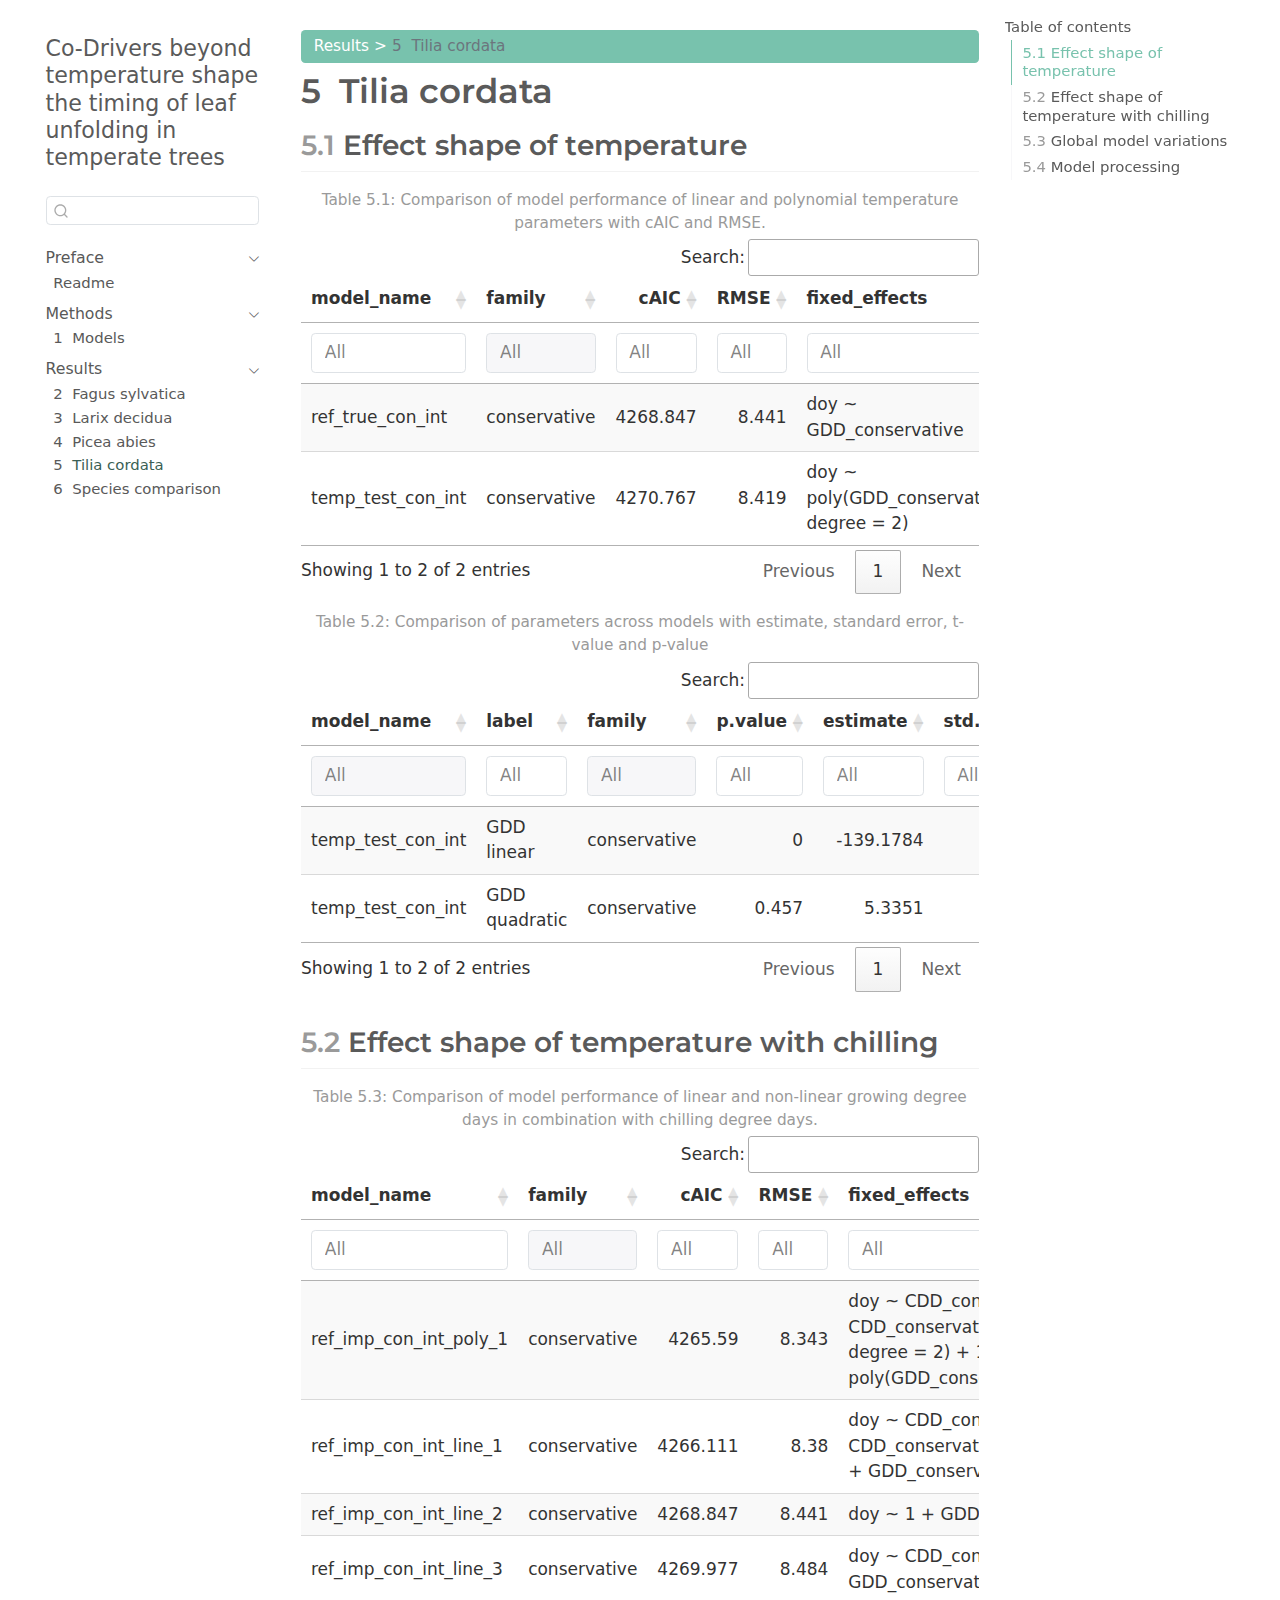
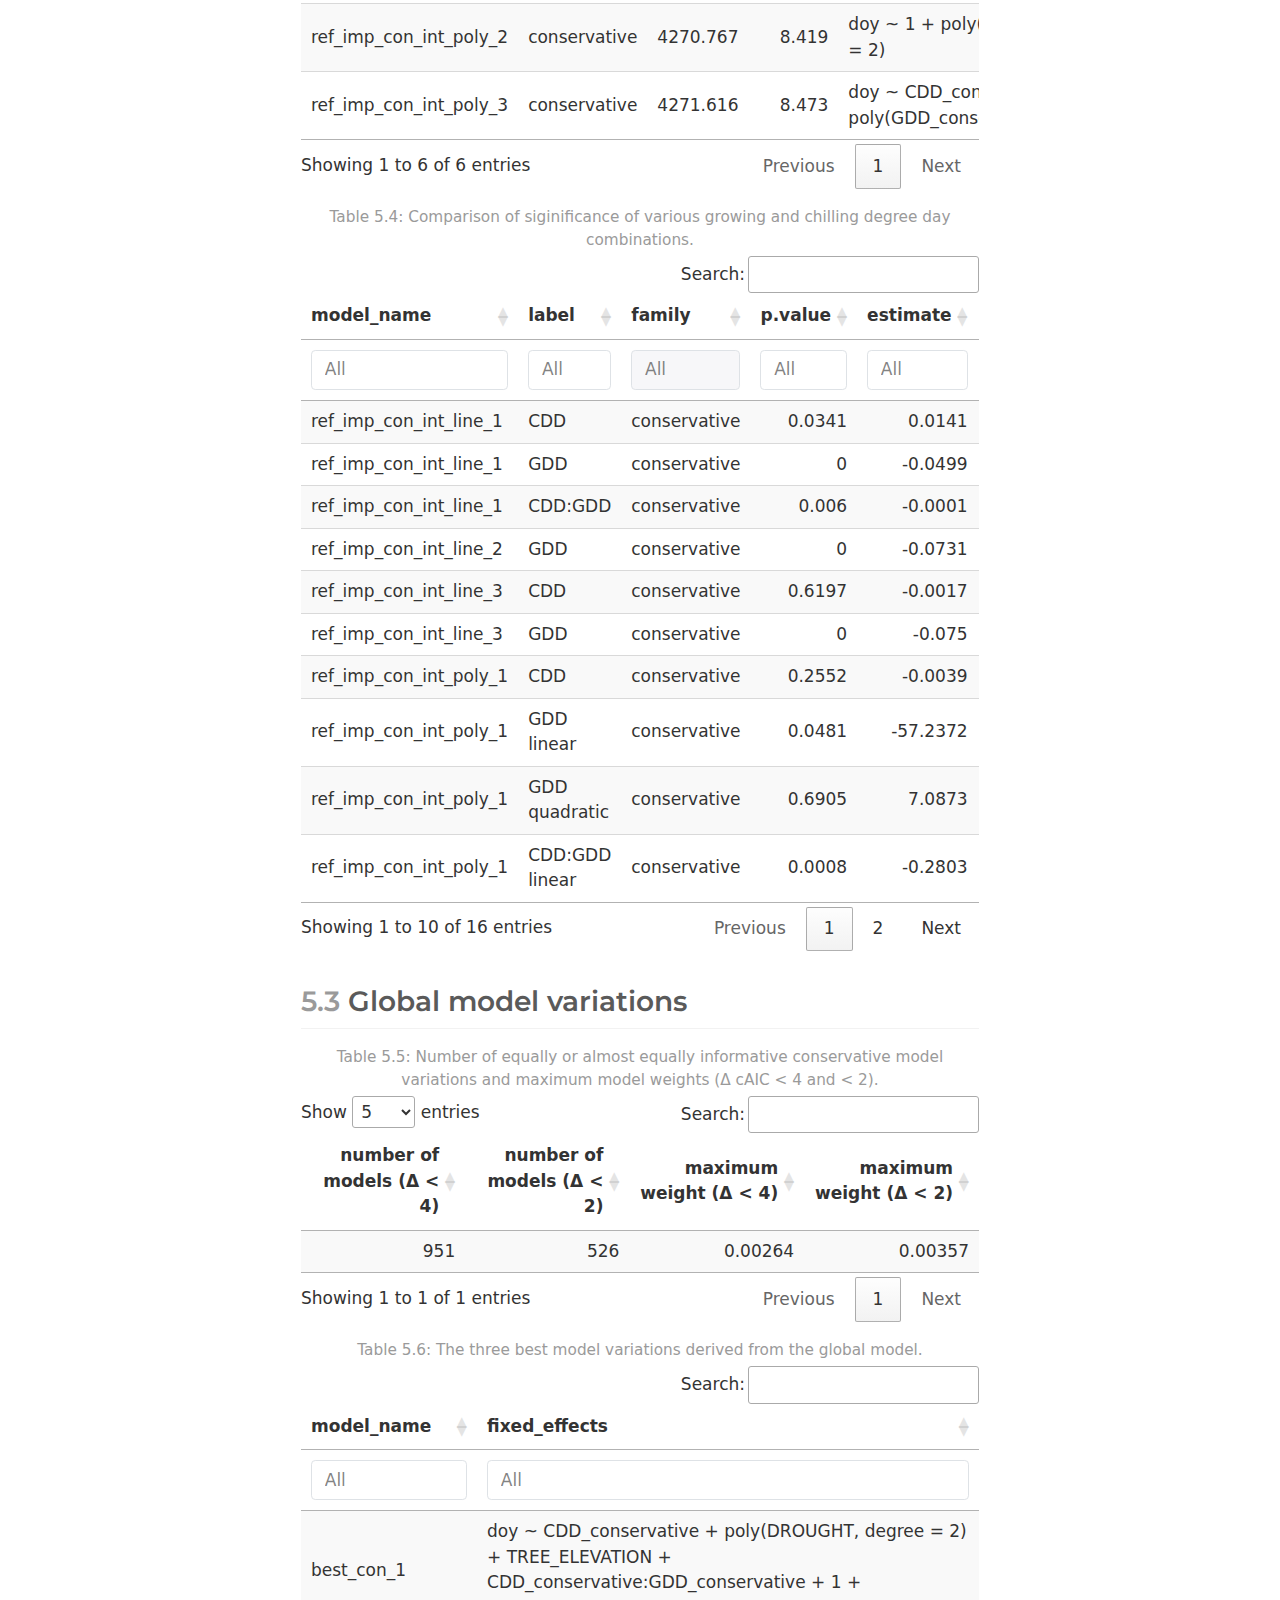
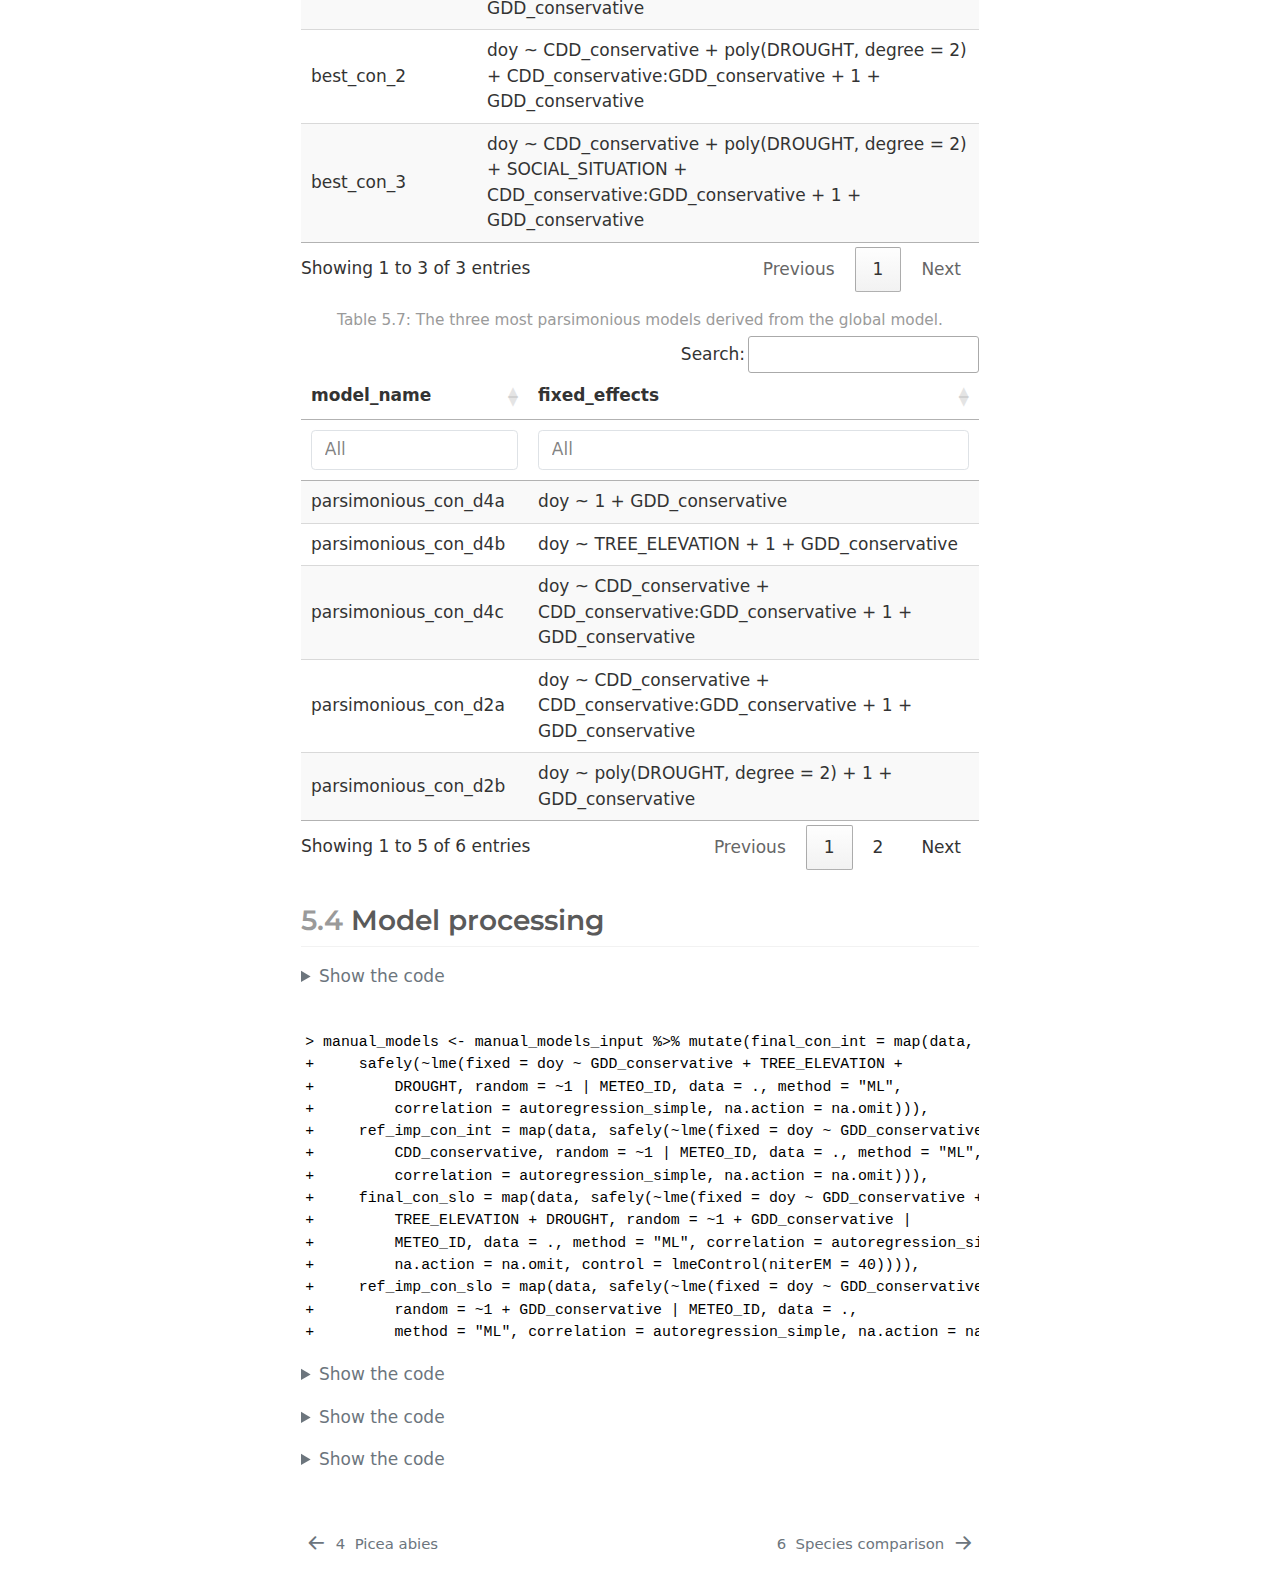
<file: 01_analysis_code/_book/5_results_TC_leaf_unfolding.html>
<!DOCTYPE html>
<html xmlns="http://www.w3.org/1999/xhtml" lang="en" xml:lang="en"><head>

<meta charset="utf-8">
<meta name="generator" content="quarto-1.4.549">

<meta name="viewport" content="width=device-width, initial-scale=1.0, user-scalable=yes">


<title>Co-Drivers beyond temperature shape the timing of leaf unfolding in temperate trees - 5&nbsp; Tilia cordata</title>
<style>
code{white-space: pre-wrap;}
span.smallcaps{font-variant: small-caps;}
div.columns{display: flex; gap: min(4vw, 1.5em);}
div.column{flex: auto; overflow-x: auto;}
div.hanging-indent{margin-left: 1.5em; text-indent: -1.5em;}
ul.task-list{list-style: none;}
ul.task-list li input[type="checkbox"] {
  width: 0.8em;
  margin: 0 0.8em 0.2em -1em; /* quarto-specific, see https://github.com/quarto-dev/quarto-cli/issues/4556 */ 
  vertical-align: middle;
}
/* CSS for syntax highlighting */
pre > code.sourceCode { white-space: pre; position: relative; }
pre > code.sourceCode > span { line-height: 1.25; }
pre > code.sourceCode > span:empty { height: 1.2em; }
.sourceCode { overflow: visible; }
code.sourceCode > span { color: inherit; text-decoration: inherit; }
div.sourceCode { margin: 1em 0; }
pre.sourceCode { margin: 0; }
@media screen {
div.sourceCode { overflow: auto; }
}
@media print {
pre > code.sourceCode { white-space: pre-wrap; }
pre > code.sourceCode > span { text-indent: -5em; padding-left: 5em; }
}
pre.numberSource code
  { counter-reset: source-line 0; }
pre.numberSource code > span
  { position: relative; left: -4em; counter-increment: source-line; }
pre.numberSource code > span > a:first-child::before
  { content: counter(source-line);
    position: relative; left: -1em; text-align: right; vertical-align: baseline;
    border: none; display: inline-block;
    -webkit-touch-callout: none; -webkit-user-select: none;
    -khtml-user-select: none; -moz-user-select: none;
    -ms-user-select: none; user-select: none;
    padding: 0 4px; width: 4em;
  }
pre.numberSource { margin-left: 3em;  padding-left: 4px; }
div.sourceCode
  {   }
@media screen {
pre > code.sourceCode > span > a:first-child::before { text-decoration: underline; }
}
</style>


<script src="site_libs/quarto-nav/quarto-nav.js"></script>
<script src="site_libs/quarto-nav/headroom.min.js"></script>
<script src="site_libs/clipboard/clipboard.min.js"></script>
<script src="site_libs/quarto-search/autocomplete.umd.js"></script>
<script src="site_libs/quarto-search/fuse.min.js"></script>
<script src="site_libs/quarto-search/quarto-search.js"></script>
<meta name="quarto:offset" content="./">
<link href="./6_species_comparison_leaf_unfolding.html" rel="next">
<link href="./5_results_PA_leaf_unfolding.html" rel="prev">
<script src="site_libs/quarto-html/quarto.js"></script>
<script src="site_libs/quarto-html/popper.min.js"></script>
<script src="site_libs/quarto-html/tippy.umd.min.js"></script>
<script src="site_libs/quarto-html/anchor.min.js"></script>
<link href="site_libs/quarto-html/tippy.css" rel="stylesheet">
<link href="site_libs/quarto-html/quarto-syntax-highlighting.css" rel="stylesheet" id="quarto-text-highlighting-styles">
<script src="site_libs/bootstrap/bootstrap.min.js"></script>
<link href="site_libs/bootstrap/bootstrap-icons.css" rel="stylesheet">
<link href="site_libs/bootstrap/bootstrap.min.css" rel="stylesheet" id="quarto-bootstrap" data-mode="light">
<script id="quarto-search-options" type="application/json">{
  "location": "sidebar",
  "copy-button": false,
  "collapse-after": 3,
  "panel-placement": "start",
  "type": "textbox",
  "limit": 50,
  "keyboard-shortcut": [
    "f",
    "/",
    "s"
  ],
  "show-item-context": false,
  "language": {
    "search-no-results-text": "No results",
    "search-matching-documents-text": "matching documents",
    "search-copy-link-title": "Copy link to search",
    "search-hide-matches-text": "Hide additional matches",
    "search-more-match-text": "more match in this document",
    "search-more-matches-text": "more matches in this document",
    "search-clear-button-title": "Clear",
    "search-text-placeholder": "",
    "search-detached-cancel-button-title": "Cancel",
    "search-submit-button-title": "Submit",
    "search-label": "Search"
  }
}</script>
<link href="site_libs/htmltools-fill-0.5.8.1/fill.css" rel="stylesheet">
<script src="site_libs/htmlwidgets-1.6.4/htmlwidgets.js"></script>
<link href="site_libs/datatables-css-0.0.0/datatables-crosstalk.css" rel="stylesheet">
<script src="site_libs/datatables-binding-0.33/datatables.js"></script>
<script src="site_libs/jquery-3.6.0/jquery-3.6.0.min.js"></script>
<link href="site_libs/dt-core-1.13.6/css/jquery.dataTables.min.css" rel="stylesheet">
<link href="site_libs/dt-core-1.13.6/css/jquery.dataTables.extra.css" rel="stylesheet">
<script src="site_libs/dt-core-1.13.6/js/jquery.dataTables.min.js"></script>
<link href="site_libs/nouislider-7.0.10/jquery.nouislider.min.css" rel="stylesheet">
<script src="site_libs/nouislider-7.0.10/jquery.nouislider.min.js"></script>
<link href="site_libs/selectize-0.12.0/selectize.bootstrap3.css" rel="stylesheet">
<script src="site_libs/selectize-0.12.0/selectize.min.js"></script>
<link href="site_libs/crosstalk-1.2.1/css/crosstalk.min.css" rel="stylesheet">
<script src="site_libs/crosstalk-1.2.1/js/crosstalk.min.js"></script>


</head>

<body class="nav-sidebar floating">

<div id="quarto-search-results"></div>
  <header id="quarto-header" class="headroom fixed-top">
  <nav class="quarto-secondary-nav">
    <div class="container-fluid d-flex">
      <button type="button" class="quarto-btn-toggle btn" data-bs-toggle="collapse" data-bs-target=".quarto-sidebar-collapse-item" aria-controls="quarto-sidebar" aria-expanded="false" aria-label="Toggle sidebar navigation" onclick="if (window.quartoToggleHeadroom) { window.quartoToggleHeadroom(); }">
        <i class="bi bi-layout-text-sidebar-reverse"></i>
      </button>
        <nav class="quarto-page-breadcrumbs" aria-label="breadcrumb"><ol class="breadcrumb"><li class="breadcrumb-item"><a href="./5_results_FS_leaf_unfolding.html">Results</a></li><li class="breadcrumb-item"><a href="./5_results_TC_leaf_unfolding.html"><span class="chapter-number">5</span>&nbsp; <span class="chapter-title">Tilia cordata</span></a></li></ol></nav>
        <a class="flex-grow-1" role="button" data-bs-toggle="collapse" data-bs-target=".quarto-sidebar-collapse-item" aria-controls="quarto-sidebar" aria-expanded="false" aria-label="Toggle sidebar navigation" onclick="if (window.quartoToggleHeadroom) { window.quartoToggleHeadroom(); }">      
        </a>
      <button type="button" class="btn quarto-search-button" aria-label="" onclick="window.quartoOpenSearch();">
        <i class="bi bi-search"></i>
      </button>
    </div>
  </nav>
</header>
<!-- content -->
<div id="quarto-content" class="quarto-container page-columns page-rows-contents page-layout-full">
<!-- sidebar -->
  <nav id="quarto-sidebar" class="sidebar collapse collapse-horizontal quarto-sidebar-collapse-item sidebar-navigation floating overflow-auto">
    <div class="pt-lg-2 mt-2 text-left sidebar-header">
    <div class="sidebar-title mb-0 py-0">
      <a href="./">Co-Drivers beyond temperature shape the timing of leaf unfolding in temperate trees</a> 
    </div>
      </div>
        <div class="mt-2 flex-shrink-0 align-items-center">
        <div class="sidebar-search">
        <div id="quarto-search" class="" title="Search"></div>
        </div>
        </div>
    <div class="sidebar-menu-container"> 
    <ul class="list-unstyled mt-1">
        <li class="sidebar-item sidebar-item-section">
      <div class="sidebar-item-container"> 
            <a class="sidebar-item-text sidebar-link text-start" data-bs-toggle="collapse" data-bs-target="#quarto-sidebar-section-1" aria-expanded="true">
 <span class="menu-text">Preface</span></a>
          <a class="sidebar-item-toggle text-start" data-bs-toggle="collapse" data-bs-target="#quarto-sidebar-section-1" aria-expanded="true" aria-label="Toggle section">
            <i class="bi bi-chevron-right ms-2"></i>
          </a> 
      </div>
      <ul id="quarto-sidebar-section-1" class="collapse list-unstyled sidebar-section depth1 show">  
          <li class="sidebar-item">
  <div class="sidebar-item-container"> 
  <a href="./index.html" class="sidebar-item-text sidebar-link">
 <span class="menu-text">Readme</span></a>
  </div>
</li>
      </ul>
  </li>
        <li class="sidebar-item sidebar-item-section">
      <div class="sidebar-item-container"> 
            <a class="sidebar-item-text sidebar-link text-start" data-bs-toggle="collapse" data-bs-target="#quarto-sidebar-section-2" aria-expanded="true">
 <span class="menu-text">Methods</span></a>
          <a class="sidebar-item-toggle text-start" data-bs-toggle="collapse" data-bs-target="#quarto-sidebar-section-2" aria-expanded="true" aria-label="Toggle section">
            <i class="bi bi-chevron-right ms-2"></i>
          </a> 
      </div>
      <ul id="quarto-sidebar-section-2" class="collapse list-unstyled sidebar-section depth1 show">  
          <li class="sidebar-item">
  <div class="sidebar-item-container"> 
  <a href="./4_intro_global_models.html" class="sidebar-item-text sidebar-link">
 <span class="menu-text"><span class="chapter-number">1</span>&nbsp; <span class="chapter-title">Models</span></span></a>
  </div>
</li>
      </ul>
  </li>
        <li class="sidebar-item sidebar-item-section">
      <div class="sidebar-item-container"> 
            <a class="sidebar-item-text sidebar-link text-start" data-bs-toggle="collapse" data-bs-target="#quarto-sidebar-section-3" aria-expanded="true">
 <span class="menu-text">Results</span></a>
          <a class="sidebar-item-toggle text-start" data-bs-toggle="collapse" data-bs-target="#quarto-sidebar-section-3" aria-expanded="true" aria-label="Toggle section">
            <i class="bi bi-chevron-right ms-2"></i>
          </a> 
      </div>
      <ul id="quarto-sidebar-section-3" class="collapse list-unstyled sidebar-section depth1 show">  
          <li class="sidebar-item">
  <div class="sidebar-item-container"> 
  <a href="./5_results_FS_leaf_unfolding.html" class="sidebar-item-text sidebar-link">
 <span class="menu-text"><span class="chapter-number">2</span>&nbsp; <span class="chapter-title">Fagus sylvatica</span></span></a>
  </div>
</li>
          <li class="sidebar-item">
  <div class="sidebar-item-container"> 
  <a href="./5_results_LD_leaf_unfolding.html" class="sidebar-item-text sidebar-link">
 <span class="menu-text"><span class="chapter-number">3</span>&nbsp; <span class="chapter-title">Larix decidua</span></span></a>
  </div>
</li>
          <li class="sidebar-item">
  <div class="sidebar-item-container"> 
  <a href="./5_results_PA_leaf_unfolding.html" class="sidebar-item-text sidebar-link">
 <span class="menu-text"><span class="chapter-number">4</span>&nbsp; <span class="chapter-title">Picea abies</span></span></a>
  </div>
</li>
          <li class="sidebar-item">
  <div class="sidebar-item-container"> 
  <a href="./5_results_TC_leaf_unfolding.html" class="sidebar-item-text sidebar-link active">
 <span class="menu-text"><span class="chapter-number">5</span>&nbsp; <span class="chapter-title">Tilia cordata</span></span></a>
  </div>
</li>
          <li class="sidebar-item">
  <div class="sidebar-item-container"> 
  <a href="./6_species_comparison_leaf_unfolding.html" class="sidebar-item-text sidebar-link">
 <span class="menu-text"><span class="chapter-number">6</span>&nbsp; <span class="chapter-title">Species comparison</span></span></a>
  </div>
</li>
      </ul>
  </li>
    </ul>
    </div>
</nav>
<div id="quarto-sidebar-glass" class="quarto-sidebar-collapse-item" data-bs-toggle="collapse" data-bs-target=".quarto-sidebar-collapse-item"></div>
<!-- margin-sidebar -->
    <div id="quarto-margin-sidebar" class="sidebar margin-sidebar">
        <nav id="TOC" role="doc-toc" class="toc-active">
    <h2 id="toc-title">Table of contents</h2>
   
  <ul>
  <li><a href="#effect-shape-of-temperature" id="toc-effect-shape-of-temperature" class="nav-link active" data-scroll-target="#effect-shape-of-temperature"><span class="header-section-number">5.1</span> Effect shape of temperature</a></li>
  <li><a href="#effect-shape-of-temperature-with-chilling" id="toc-effect-shape-of-temperature-with-chilling" class="nav-link" data-scroll-target="#effect-shape-of-temperature-with-chilling"><span class="header-section-number">5.2</span> Effect shape of temperature with chilling</a></li>
  <li><a href="#global-model-variations" id="toc-global-model-variations" class="nav-link" data-scroll-target="#global-model-variations"><span class="header-section-number">5.3</span> Global model variations</a></li>
  <li><a href="#model-processing" id="toc-model-processing" class="nav-link" data-scroll-target="#model-processing"><span class="header-section-number">5.4</span> Model processing</a></li>
  </ul>
</nav>
    </div>
<!-- main -->
<main class="content column-body" id="quarto-document-content">

<header id="title-block-header" class="quarto-title-block default"><nav class="quarto-page-breadcrumbs quarto-title-breadcrumbs d-none d-lg-block" aria-label="breadcrumb"><ol class="breadcrumb"><li class="breadcrumb-item"><a href="./5_results_FS_leaf_unfolding.html">Results</a></li><li class="breadcrumb-item"><a href="./5_results_TC_leaf_unfolding.html"><span class="chapter-number">5</span>&nbsp; <span class="chapter-title">Tilia cordata</span></a></li></ol></nav>
<div class="quarto-title">
<h1 class="title"><span class="chapter-number">5</span>&nbsp; <span class="chapter-title">Tilia cordata</span></h1>
</div>



<div class="quarto-title-meta column-body">

    
  
    
  </div>
  


</header>


<section id="effect-shape-of-temperature" class="level2" data-number="5.1">
<h2 data-number="5.1" class="anchored" data-anchor-id="effect-shape-of-temperature"><span class="header-section-number">5.1</span> Effect shape of temperature</h2>
<div class="cell">
<div id="tbl-temp-test-selection" class="cell quarto-float anchored">
<figure class="quarto-float quarto-float-tbl figure">
<figcaption class="quarto-float-caption-top quarto-float-caption quarto-float-tbl" id="tbl-temp-test-selection-caption-0ceaefa1-69ba-4598-a22c-09a6ac19f8ca">
Table&nbsp;5.1: Comparison of model performance of linear and polynomial temperature parameters with cAIC and RMSE.
</figcaption>
<div aria-describedby="tbl-temp-test-selection-caption-0ceaefa1-69ba-4598-a22c-09a6ac19f8ca">
<div class="cell-output-display">
<div class="datatables html-widget html-fill-item" id="htmlwidget-d4bf27d23fc7370c534d" style="width:100%;height:auto;"></div>
<script type="application/json" data-for="htmlwidget-d4bf27d23fc7370c534d">{"x":{"filter":"top","vertical":false,"filterHTML":"<tr>\n  <td data-type=\"character\" style=\"vertical-align: top;\">\n    <div class=\"form-group has-feedback\" style=\"margin-bottom: auto;\">\n      <input type=\"search\" placeholder=\"All\" class=\"form-control\" style=\"width: 100%;\"/>\n      <span class=\"glyphicon glyphicon-remove-circle form-control-feedback\"><\/span>\n    <\/div>\n  <\/td>\n  <td data-type=\"character\" style=\"vertical-align: top;\">\n    <div class=\"form-group has-feedback\" style=\"margin-bottom: auto;\">\n      <input type=\"search\" placeholder=\"All\" class=\"form-control\" style=\"width: 100%;\" disabled=\"\"/>\n      <span class=\"glyphicon glyphicon-remove-circle form-control-feedback\"><\/span>\n    <\/div>\n  <\/td>\n  <td data-type=\"number\" style=\"vertical-align: top;\">\n    <div class=\"form-group has-feedback\" style=\"margin-bottom: auto;\">\n      <input type=\"search\" placeholder=\"All\" class=\"form-control\" style=\"width: 100%;\"/>\n      <span class=\"glyphicon glyphicon-remove-circle form-control-feedback\"><\/span>\n    <\/div>\n    <div style=\"display: none;position: absolute;width: 200px;opacity: 1\">\n      <div data-min=\"4268.847\" data-max=\"4270.767\" data-scale=\"3\"><\/div>\n      <span style=\"float: left;\"><\/span>\n      <span style=\"float: right;\"><\/span>\n    <\/div>\n  <\/td>\n  <td data-type=\"number\" style=\"vertical-align: top;\">\n    <div class=\"form-group has-feedback\" style=\"margin-bottom: auto;\">\n      <input type=\"search\" placeholder=\"All\" class=\"form-control\" style=\"width: 100%;\"/>\n      <span class=\"glyphicon glyphicon-remove-circle form-control-feedback\"><\/span>\n    <\/div>\n    <div style=\"display: none;position: absolute;width: 200px;opacity: 1\">\n      <div data-min=\"8.419\" data-max=\"8.441\" data-scale=\"3\"><\/div>\n      <span style=\"float: left;\"><\/span>\n      <span style=\"float: right;\"><\/span>\n    <\/div>\n  <\/td>\n  <td data-type=\"character\" style=\"vertical-align: top;\">\n    <div class=\"form-group has-feedback\" style=\"margin-bottom: auto;\">\n      <input type=\"search\" placeholder=\"All\" class=\"form-control\" style=\"width: 100%;\"/>\n      <span class=\"glyphicon glyphicon-remove-circle form-control-feedback\"><\/span>\n    <\/div>\n  <\/td>\n  <td data-type=\"number\" style=\"vertical-align: top;\">\n    <div class=\"form-group has-feedback\" style=\"margin-bottom: auto;\">\n      <input type=\"search\" placeholder=\"All\" class=\"form-control\" style=\"width: 100%;\"/>\n      <span class=\"glyphicon glyphicon-remove-circle form-control-feedback\"><\/span>\n    <\/div>\n    <div style=\"display: none;position: absolute;width: 200px;opacity: 1\">\n      <div data-min=\"3.257\" data-max=\"5.178\" data-scale=\"3\"><\/div>\n      <span style=\"float: left;\"><\/span>\n      <span style=\"float: right;\"><\/span>\n    <\/div>\n  <\/td>\n  <td data-type=\"number\" style=\"vertical-align: top;\">\n    <div class=\"form-group has-feedback\" style=\"margin-bottom: auto;\">\n      <input type=\"search\" placeholder=\"All\" class=\"form-control\" style=\"width: 100%;\"/>\n      <span class=\"glyphicon glyphicon-remove-circle form-control-feedback\"><\/span>\n    <\/div>\n    <div style=\"display: none;position: absolute;width: 200px;opacity: 1\">\n      <div data-min=\"0.076\" data-max=\"0.098\" data-scale=\"3\"><\/div>\n      <span style=\"float: left;\"><\/span>\n      <span style=\"float: right;\"><\/span>\n    <\/div>\n  <\/td>\n<\/tr>","data":[["ref_true_con_int","temp_test_con_int"],["conservative","conservative"],[4268.847,4270.767],[8.441000000000001,8.419],["doy ~ GDD_conservative","doy ~ poly(GDD_conservative, degree = 2)"],[3.257,5.178],[0.098,0.076]],"container":"<table class=\"display\">\n  <thead>\n    <tr>\n      <th>model_name<\/th>\n      <th>family<\/th>\n      <th>cAIC<\/th>\n      <th>RMSE<\/th>\n      <th>fixed_effects<\/th>\n      <th>d.cAIC<\/th>\n      <th>d.RMSE<\/th>\n    <\/tr>\n  <\/thead>\n<\/table>","options":{"scrollX":true,"pageLength":10,"extenstions":"Buttons","dom":"Bfrtip","buttons":["print"],"columnDefs":[{"className":"dt-right","targets":[2,3,5,6]},{"name":"model_name","targets":0},{"name":"family","targets":1},{"name":"cAIC","targets":2},{"name":"RMSE","targets":3},{"name":"fixed_effects","targets":4},{"name":"d.cAIC","targets":5},{"name":"d.RMSE","targets":6}],"order":[],"autoWidth":false,"orderClasses":false,"orderCellsTop":true}},"evals":[],"jsHooks":[]}</script>
</div>
</div>
</figure>
</div>
</div>
<div class="cell">
<div id="tbl-temp-test-coefficients" class="cell quarto-float anchored">
<figure class="quarto-float quarto-float-tbl figure">
<figcaption class="quarto-float-caption-top quarto-float-caption quarto-float-tbl" id="tbl-temp-test-coefficients-caption-0ceaefa1-69ba-4598-a22c-09a6ac19f8ca">
Table&nbsp;5.2: Comparison of parameters across models with estimate, standard error, t-value and p-value
</figcaption>
<div aria-describedby="tbl-temp-test-coefficients-caption-0ceaefa1-69ba-4598-a22c-09a6ac19f8ca">
<div class="cell-output-display">
<div class="datatables html-widget html-fill-item" id="htmlwidget-8b524826ee8e76adde3c" style="width:100%;height:auto;"></div>
<script type="application/json" data-for="htmlwidget-8b524826ee8e76adde3c">{"x":{"filter":"top","vertical":false,"filterHTML":"<tr>\n  <td data-type=\"character\" style=\"vertical-align: top;\">\n    <div class=\"form-group has-feedback\" style=\"margin-bottom: auto;\">\n      <input type=\"search\" placeholder=\"All\" class=\"form-control\" style=\"width: 100%;\" disabled=\"\"/>\n      <span class=\"glyphicon glyphicon-remove-circle form-control-feedback\"><\/span>\n    <\/div>\n  <\/td>\n  <td data-type=\"character\" style=\"vertical-align: top;\">\n    <div class=\"form-group has-feedback\" style=\"margin-bottom: auto;\">\n      <input type=\"search\" placeholder=\"All\" class=\"form-control\" style=\"width: 100%;\"/>\n      <span class=\"glyphicon glyphicon-remove-circle form-control-feedback\"><\/span>\n    <\/div>\n  <\/td>\n  <td data-type=\"character\" style=\"vertical-align: top;\">\n    <div class=\"form-group has-feedback\" style=\"margin-bottom: auto;\">\n      <input type=\"search\" placeholder=\"All\" class=\"form-control\" style=\"width: 100%;\" disabled=\"\"/>\n      <span class=\"glyphicon glyphicon-remove-circle form-control-feedback\"><\/span>\n    <\/div>\n  <\/td>\n  <td data-type=\"number\" style=\"vertical-align: top;\">\n    <div class=\"form-group has-feedback\" style=\"margin-bottom: auto;\">\n      <input type=\"search\" placeholder=\"All\" class=\"form-control\" style=\"width: 100%;\"/>\n      <span class=\"glyphicon glyphicon-remove-circle form-control-feedback\"><\/span>\n    <\/div>\n    <div style=\"display: none;position: absolute;width: 200px;opacity: 1\">\n      <div data-min=\"0\" data-max=\"0.457\" data-scale=\"3\"><\/div>\n      <span style=\"float: left;\"><\/span>\n      <span style=\"float: right;\"><\/span>\n    <\/div>\n  <\/td>\n  <td data-type=\"number\" style=\"vertical-align: top;\">\n    <div class=\"form-group has-feedback\" style=\"margin-bottom: auto;\">\n      <input type=\"search\" placeholder=\"All\" class=\"form-control\" style=\"width: 100%;\"/>\n      <span class=\"glyphicon glyphicon-remove-circle form-control-feedback\"><\/span>\n    <\/div>\n    <div style=\"display: none;position: absolute;width: 200px;opacity: 1\">\n      <div data-min=\"-139.1784\" data-max=\"5.3351\" data-scale=\"4\"><\/div>\n      <span style=\"float: left;\"><\/span>\n      <span style=\"float: right;\"><\/span>\n    <\/div>\n  <\/td>\n  <td data-type=\"number\" style=\"vertical-align: top;\">\n    <div class=\"form-group has-feedback\" style=\"margin-bottom: auto;\">\n      <input type=\"search\" placeholder=\"All\" class=\"form-control\" style=\"width: 100%;\"/>\n      <span class=\"glyphicon glyphicon-remove-circle form-control-feedback\"><\/span>\n    <\/div>\n    <div style=\"display: none;position: absolute;width: 200px;opacity: 1\">\n      <div data-min=\"7.1675\" data-max=\"8.838\" data-scale=\"4\"><\/div>\n      <span style=\"float: left;\"><\/span>\n      <span style=\"float: right;\"><\/span>\n    <\/div>\n  <\/td>\n  <td data-type=\"character\" style=\"vertical-align: top;\">\n    <div class=\"form-group has-feedback\" style=\"margin-bottom: auto;\">\n      <input type=\"search\" placeholder=\"All\" class=\"form-control\" style=\"width: 100%;\"/>\n      <span class=\"glyphicon glyphicon-remove-circle form-control-feedback\"><\/span>\n    <\/div>\n  <\/td>\n<\/tr>","data":[["temp_test_con_int","temp_test_con_int"],["GDD linear","GDD quadratic"],["conservative","conservative"],[0,0.457],[-139.1784,5.3351],[8.837999999999999,7.1675],["poly(GDD_conservative, degree = 2)1","poly(GDD_conservative, degree = 2)2"]],"container":"<table class=\"display\">\n  <thead>\n    <tr>\n      <th>model_name<\/th>\n      <th>label<\/th>\n      <th>family<\/th>\n      <th>p.value<\/th>\n      <th>estimate<\/th>\n      <th>std.error<\/th>\n      <th>term<\/th>\n    <\/tr>\n  <\/thead>\n<\/table>","options":{"scrollX":true,"pageLength":10,"dom":"Bfrtip","columnDefs":[{"className":"dt-right","targets":[3,4,5]},{"name":"model_name","targets":0},{"name":"label","targets":1},{"name":"family","targets":2},{"name":"p.value","targets":3},{"name":"estimate","targets":4},{"name":"std.error","targets":5},{"name":"term","targets":6}],"order":[],"autoWidth":false,"orderClasses":false,"orderCellsTop":true}},"evals":[],"jsHooks":[]}</script>
</div>
</div>
</figure>
</div>
</div>
</section>
<section id="effect-shape-of-temperature-with-chilling" class="level2" data-number="5.2">
<h2 data-number="5.2" class="anchored" data-anchor-id="effect-shape-of-temperature-with-chilling"><span class="header-section-number">5.2</span> Effect shape of temperature with chilling</h2>
<div class="cell">
<div id="tbl-shape-performance" class="cell quarto-float anchored">
<figure class="quarto-float quarto-float-tbl figure">
<figcaption class="quarto-float-caption-top quarto-float-caption quarto-float-tbl" id="tbl-shape-performance-caption-0ceaefa1-69ba-4598-a22c-09a6ac19f8ca">
Table&nbsp;5.3: Comparison of model performance of linear and non-linear growing degree days in combination with chilling degree days.
</figcaption>
<div aria-describedby="tbl-shape-performance-caption-0ceaefa1-69ba-4598-a22c-09a6ac19f8ca">
<div class="cell-output-display">
<div class="datatables html-widget html-fill-item" id="htmlwidget-4ca69ad07818bcc1490b" style="width:100%;height:auto;"></div>
<script type="application/json" data-for="htmlwidget-4ca69ad07818bcc1490b">{"x":{"filter":"top","vertical":false,"filterHTML":"<tr>\n  <td data-type=\"character\" style=\"vertical-align: top;\">\n    <div class=\"form-group has-feedback\" style=\"margin-bottom: auto;\">\n      <input type=\"search\" placeholder=\"All\" class=\"form-control\" style=\"width: 100%;\"/>\n      <span class=\"glyphicon glyphicon-remove-circle form-control-feedback\"><\/span>\n    <\/div>\n  <\/td>\n  <td data-type=\"character\" style=\"vertical-align: top;\">\n    <div class=\"form-group has-feedback\" style=\"margin-bottom: auto;\">\n      <input type=\"search\" placeholder=\"All\" class=\"form-control\" style=\"width: 100%;\" disabled=\"\"/>\n      <span class=\"glyphicon glyphicon-remove-circle form-control-feedback\"><\/span>\n    <\/div>\n  <\/td>\n  <td data-type=\"number\" style=\"vertical-align: top;\">\n    <div class=\"form-group has-feedback\" style=\"margin-bottom: auto;\">\n      <input type=\"search\" placeholder=\"All\" class=\"form-control\" style=\"width: 100%;\"/>\n      <span class=\"glyphicon glyphicon-remove-circle form-control-feedback\"><\/span>\n    <\/div>\n    <div style=\"display: none;position: absolute;width: 200px;opacity: 1\">\n      <div data-min=\"4265.59\" data-max=\"4271.616\" data-scale=\"3\"><\/div>\n      <span style=\"float: left;\"><\/span>\n      <span style=\"float: right;\"><\/span>\n    <\/div>\n  <\/td>\n  <td data-type=\"number\" style=\"vertical-align: top;\">\n    <div class=\"form-group has-feedback\" style=\"margin-bottom: auto;\">\n      <input type=\"search\" placeholder=\"All\" class=\"form-control\" style=\"width: 100%;\"/>\n      <span class=\"glyphicon glyphicon-remove-circle form-control-feedback\"><\/span>\n    <\/div>\n    <div style=\"display: none;position: absolute;width: 200px;opacity: 1\">\n      <div data-min=\"8.343\" data-max=\"8.484\" data-scale=\"3\"><\/div>\n      <span style=\"float: left;\"><\/span>\n      <span style=\"float: right;\"><\/span>\n    <\/div>\n  <\/td>\n  <td data-type=\"character\" style=\"vertical-align: top;\">\n    <div class=\"form-group has-feedback\" style=\"margin-bottom: auto;\">\n      <input type=\"search\" placeholder=\"All\" class=\"form-control\" style=\"width: 100%;\"/>\n      <span class=\"glyphicon glyphicon-remove-circle form-control-feedback\"><\/span>\n    <\/div>\n  <\/td>\n  <td data-type=\"number\" style=\"vertical-align: top;\">\n    <div class=\"form-group has-feedback\" style=\"margin-bottom: auto;\">\n      <input type=\"search\" placeholder=\"All\" class=\"form-control\" style=\"width: 100%;\"/>\n      <span class=\"glyphicon glyphicon-remove-circle form-control-feedback\"><\/span>\n    <\/div>\n    <div style=\"display: none;position: absolute;width: 200px;opacity: 1\">\n      <div data-min=\"0\" data-max=\"6.026\" data-scale=\"3\"><\/div>\n      <span style=\"float: left;\"><\/span>\n      <span style=\"float: right;\"><\/span>\n    <\/div>\n  <\/td>\n  <td data-type=\"number\" style=\"vertical-align: top;\">\n    <div class=\"form-group has-feedback\" style=\"margin-bottom: auto;\">\n      <input type=\"search\" placeholder=\"All\" class=\"form-control\" style=\"width: 100%;\"/>\n      <span class=\"glyphicon glyphicon-remove-circle form-control-feedback\"><\/span>\n    <\/div>\n    <div style=\"display: none;position: absolute;width: 200px;opacity: 1\">\n      <div data-min=\"0\" data-max=\"0.141\" data-scale=\"3\"><\/div>\n      <span style=\"float: left;\"><\/span>\n      <span style=\"float: right;\"><\/span>\n    <\/div>\n  <\/td>\n<\/tr>","data":[["ref_imp_con_int_poly_1","ref_imp_con_int_line_1","ref_imp_con_int_line_2","ref_imp_con_int_line_3","ref_imp_con_int_poly_2","ref_imp_con_int_poly_3"],["conservative","conservative","conservative","conservative","conservative","conservative"],[4265.59,4266.111,4268.847,4269.977,4270.767,4271.616],[8.343,8.380000000000001,8.441000000000001,8.484,8.419,8.473000000000001],["doy ~ CDD_conservative + CDD_conservative:poly(GDD_conservative,      degree = 2) + 1 + poly(GDD_conservative, degree = 2)","doy ~ CDD_conservative + CDD_conservative:GDD_conservative +      1 + GDD_conservative","doy ~ 1 + GDD_conservative","doy ~ CDD_conservative + 1 + GDD_conservative","doy ~ 1 + poly(GDD_conservative, degree = 2)","doy ~ CDD_conservative + 1 + poly(GDD_conservative, degree = 2)"],[0,0.521,3.257,4.387,5.178,6.026],[0,0.037,0.098,0.141,0.076,0.13]],"container":"<table class=\"display\">\n  <thead>\n    <tr>\n      <th>model_name<\/th>\n      <th>family<\/th>\n      <th>cAIC<\/th>\n      <th>RMSE<\/th>\n      <th>fixed_effects<\/th>\n      <th>d.cAIC<\/th>\n      <th>d.RMSE<\/th>\n    <\/tr>\n  <\/thead>\n<\/table>","options":{"scrollX":true,"pageLength":10,"extenstions":"Buttons","dom":"Bfrtip","buttons":["print"],"columnDefs":[{"className":"dt-right","targets":[2,3,5,6]},{"name":"model_name","targets":0},{"name":"family","targets":1},{"name":"cAIC","targets":2},{"name":"RMSE","targets":3},{"name":"fixed_effects","targets":4},{"name":"d.cAIC","targets":5},{"name":"d.RMSE","targets":6}],"order":[],"autoWidth":false,"orderClasses":false,"orderCellsTop":true}},"evals":[],"jsHooks":[]}</script>
</div>
</div>
</figure>
</div>
</div>
<div class="cell">
<div id="tbl-shape-coefficients" class="cell quarto-float anchored">
<figure class="quarto-float quarto-float-tbl figure">
<figcaption class="quarto-float-caption-top quarto-float-caption quarto-float-tbl" id="tbl-shape-coefficients-caption-0ceaefa1-69ba-4598-a22c-09a6ac19f8ca">
Table&nbsp;5.4: Comparison of siginificance of various growing and chilling degree day combinations.
</figcaption>
<div aria-describedby="tbl-shape-coefficients-caption-0ceaefa1-69ba-4598-a22c-09a6ac19f8ca">
<div class="cell-output-display">
<div class="datatables html-widget html-fill-item" id="htmlwidget-d3264cb47243bea3b0b6" style="width:100%;height:auto;"></div>
<script type="application/json" data-for="htmlwidget-d3264cb47243bea3b0b6">{"x":{"filter":"top","vertical":false,"filterHTML":"<tr>\n  <td data-type=\"character\" style=\"vertical-align: top;\">\n    <div class=\"form-group has-feedback\" style=\"margin-bottom: auto;\">\n      <input type=\"search\" placeholder=\"All\" class=\"form-control\" style=\"width: 100%;\"/>\n      <span class=\"glyphicon glyphicon-remove-circle form-control-feedback\"><\/span>\n    <\/div>\n  <\/td>\n  <td data-type=\"character\" style=\"vertical-align: top;\">\n    <div class=\"form-group has-feedback\" style=\"margin-bottom: auto;\">\n      <input type=\"search\" placeholder=\"All\" class=\"form-control\" style=\"width: 100%;\"/>\n      <span class=\"glyphicon glyphicon-remove-circle form-control-feedback\"><\/span>\n    <\/div>\n  <\/td>\n  <td data-type=\"character\" style=\"vertical-align: top;\">\n    <div class=\"form-group has-feedback\" style=\"margin-bottom: auto;\">\n      <input type=\"search\" placeholder=\"All\" class=\"form-control\" style=\"width: 100%;\" disabled=\"\"/>\n      <span class=\"glyphicon glyphicon-remove-circle form-control-feedback\"><\/span>\n    <\/div>\n  <\/td>\n  <td data-type=\"number\" style=\"vertical-align: top;\">\n    <div class=\"form-group has-feedback\" style=\"margin-bottom: auto;\">\n      <input type=\"search\" placeholder=\"All\" class=\"form-control\" style=\"width: 100%;\"/>\n      <span class=\"glyphicon glyphicon-remove-circle form-control-feedback\"><\/span>\n    <\/div>\n    <div style=\"display: none;position: absolute;width: 200px;opacity: 1\">\n      <div data-min=\"0\" data-max=\"0.6905\" data-scale=\"4\"><\/div>\n      <span style=\"float: left;\"><\/span>\n      <span style=\"float: right;\"><\/span>\n    <\/div>\n  <\/td>\n  <td data-type=\"number\" style=\"vertical-align: top;\">\n    <div class=\"form-group has-feedback\" style=\"margin-bottom: auto;\">\n      <input type=\"search\" placeholder=\"All\" class=\"form-control\" style=\"width: 100%;\"/>\n      <span class=\"glyphicon glyphicon-remove-circle form-control-feedback\"><\/span>\n    <\/div>\n    <div style=\"display: none;position: absolute;width: 200px;opacity: 1\">\n      <div data-min=\"-144.0125\" data-max=\"7.0873\" data-scale=\"4\"><\/div>\n      <span style=\"float: left;\"><\/span>\n      <span style=\"float: right;\"><\/span>\n    <\/div>\n  <\/td>\n  <td data-type=\"number\" style=\"vertical-align: top;\">\n    <div class=\"form-group has-feedback\" style=\"margin-bottom: auto;\">\n      <input type=\"search\" placeholder=\"All\" class=\"form-control\" style=\"width: 100%;\"/>\n      <span class=\"glyphicon glyphicon-remove-circle form-control-feedback\"><\/span>\n    <\/div>\n    <div style=\"display: none;position: absolute;width: 200px;opacity: 1\">\n      <div data-min=\"0\" data-max=\"28.9034\" data-scale=\"4\"><\/div>\n      <span style=\"float: left;\"><\/span>\n      <span style=\"float: right;\"><\/span>\n    <\/div>\n  <\/td>\n  <td data-type=\"character\" style=\"vertical-align: top;\">\n    <div class=\"form-group has-feedback\" style=\"margin-bottom: auto;\">\n      <input type=\"search\" placeholder=\"All\" class=\"form-control\" style=\"width: 100%;\"/>\n      <span class=\"glyphicon glyphicon-remove-circle form-control-feedback\"><\/span>\n    <\/div>\n  <\/td>\n<\/tr>","data":[["ref_imp_con_int_line_1","ref_imp_con_int_line_1","ref_imp_con_int_line_1","ref_imp_con_int_line_2","ref_imp_con_int_line_3","ref_imp_con_int_line_3","ref_imp_con_int_poly_1","ref_imp_con_int_poly_1","ref_imp_con_int_poly_1","ref_imp_con_int_poly_1","ref_imp_con_int_poly_1","ref_imp_con_int_poly_2","ref_imp_con_int_poly_2","ref_imp_con_int_poly_3","ref_imp_con_int_poly_3","ref_imp_con_int_poly_3"],["CDD","GDD","CDD:GDD","GDD","CDD","GDD","CDD","GDD linear","GDD quadratic","CDD:GDD linear","CDD:GDD quadratic","GDD linear","GDD quadratic","CDD","GDD linear","GDD quadratic"],["conservative","conservative","conservative","conservative","conservative","conservative","conservative","conservative","conservative","conservative","conservative","conservative","conservative","conservative","conservative","conservative"],[0.0341,0,0.006,0,0.6197,0,0.2552,0.0481,0.6905,0.0008,0.1263,0,0.457,0.5199,0,0.3976],[0.0141,-0.0499,-0.0001,-0.0731,-0.0017,-0.075,-0.0039,-57.2372,7.0873,-0.2803,-0.08110000000000001,-139.1784,5.3351,-0.0022,-144.0124,6.1559],[0.0066,0.011,0,0.0046,0.0034,0.006,0.0034,28.9034,17.7927,0.0829,0.053,8.837999999999999,7.1675,0.0034,11.4073,7.2726],["CDD_conservative","GDD_conservative","CDD_conservative:GDD_conservative","GDD_conservative","CDD_conservative","GDD_conservative","CDD_conservative","poly(GDD_conservative, degree = 2)1","poly(GDD_conservative, degree = 2)2","CDD_conservative:poly(GDD_conservative, degree = 2)1","CDD_conservative:poly(GDD_conservative, degree = 2)2","poly(GDD_conservative, degree = 2)1","poly(GDD_conservative, degree = 2)2","CDD_conservative","poly(GDD_conservative, degree = 2)1","poly(GDD_conservative, degree = 2)2"]],"container":"<table class=\"display\">\n  <thead>\n    <tr>\n      <th>model_name<\/th>\n      <th>label<\/th>\n      <th>family<\/th>\n      <th>p.value<\/th>\n      <th>estimate<\/th>\n      <th>std.error<\/th>\n      <th>term<\/th>\n    <\/tr>\n  <\/thead>\n<\/table>","options":{"scrollX":true,"pageLength":10,"dom":"Bfrtip","columnDefs":[{"className":"dt-right","targets":[3,4,5]},{"name":"model_name","targets":0},{"name":"label","targets":1},{"name":"family","targets":2},{"name":"p.value","targets":3},{"name":"estimate","targets":4},{"name":"std.error","targets":5},{"name":"term","targets":6}],"order":[],"autoWidth":false,"orderClasses":false,"orderCellsTop":true}},"evals":[],"jsHooks":[]}</script>
</div>
</div>
</figure>
</div>
</div>
</section>
<section id="global-model-variations" class="level2" data-number="5.3">
<h2 data-number="5.3" class="anchored" data-anchor-id="global-model-variations"><span class="header-section-number">5.3</span> Global model variations</h2>
<div class="cell">
<div id="tbl-variations" class="cell quarto-float anchored">
<figure class="quarto-float quarto-float-tbl figure">
<figcaption class="quarto-float-caption-top quarto-float-caption quarto-float-tbl" id="tbl-variations-caption-0ceaefa1-69ba-4598-a22c-09a6ac19f8ca">
Table&nbsp;5.5: Number of equally or almost equally informative conservative model variations and maximum model weights (Δ cAIC &lt; 4 and &lt; 2).
</figcaption>
<div aria-describedby="tbl-variations-caption-0ceaefa1-69ba-4598-a22c-09a6ac19f8ca">
<div class="cell-output-display">
<div class="datatables html-widget html-fill-item" id="htmlwidget-31a2adf0f89301931b02" style="width:100%;height:auto;"></div>
<script type="application/json" data-for="htmlwidget-31a2adf0f89301931b02">{"x":{"filter":"none","vertical":false,"data":[[951],[526],[0.00264],[0.00357]],"container":"<table class=\"display\">\n  <thead>\n    <tr>\n      <th>number of models (Δ &lt; 4)<\/th>\n      <th>number of models (Δ &lt; 2)<\/th>\n      <th>maximum weight (Δ &lt; 4)<\/th>\n      <th>maximum weight (Δ &lt; 2)<\/th>\n    <\/tr>\n  <\/thead>\n<\/table>","options":{"scrollX":true,"pageLength":5,"columnDefs":[{"className":"dt-right","targets":[0,1,2,3]},{"name":"d4","targets":0},{"name":"d2","targets":1},{"name":"max_weight4","targets":2},{"name":"max_weight2","targets":3}],"order":[],"autoWidth":false,"orderClasses":false,"lengthMenu":[5,10,25,50,100]}},"evals":[],"jsHooks":[]}</script>
</div>
</div>
</figure>
</div>
</div>
<div class="cell">
<div id="tbl-best-models" class="cell quarto-float anchored">
<figure class="quarto-float quarto-float-tbl figure">
<figcaption class="quarto-float-caption-top quarto-float-caption quarto-float-tbl" id="tbl-best-models-caption-0ceaefa1-69ba-4598-a22c-09a6ac19f8ca">
Table&nbsp;5.6: The three best model variations derived from the global model.
</figcaption>
<div aria-describedby="tbl-best-models-caption-0ceaefa1-69ba-4598-a22c-09a6ac19f8ca">
<div class="cell-output-display">
<div class="datatables html-widget html-fill-item" id="htmlwidget-aa072e3dcf758efd938a" style="width:100%;height:auto;"></div>
<script type="application/json" data-for="htmlwidget-aa072e3dcf758efd938a">{"x":{"filter":"top","vertical":false,"filterHTML":"<tr>\n  <td data-type=\"character\" style=\"vertical-align: top;\">\n    <div class=\"form-group has-feedback\" style=\"margin-bottom: auto;\">\n      <input type=\"search\" placeholder=\"All\" class=\"form-control\" style=\"width: 100%;\"/>\n      <span class=\"glyphicon glyphicon-remove-circle form-control-feedback\"><\/span>\n    <\/div>\n  <\/td>\n  <td data-type=\"character\" style=\"vertical-align: top;\">\n    <div class=\"form-group has-feedback\" style=\"margin-bottom: auto;\">\n      <input type=\"search\" placeholder=\"All\" class=\"form-control\" style=\"width: 100%;\"/>\n      <span class=\"glyphicon glyphicon-remove-circle form-control-feedback\"><\/span>\n    <\/div>\n  <\/td>\n<\/tr>","data":[["best_con_1","best_con_2","best_con_3"],["doy ~ CDD_conservative + poly(DROUGHT, degree = 2) + TREE_ELEVATION +      CDD_conservative:GDD_conservative + 1 + GDD_conservative","doy ~ CDD_conservative + poly(DROUGHT, degree = 2) + CDD_conservative:GDD_conservative +      1 + GDD_conservative","doy ~ CDD_conservative + poly(DROUGHT, degree = 2) + SOCIAL_SITUATION +      CDD_conservative:GDD_conservative + 1 + GDD_conservative"]],"container":"<table class=\"display\">\n  <thead>\n    <tr>\n      <th>model_name<\/th>\n      <th>fixed_effects<\/th>\n    <\/tr>\n  <\/thead>\n<\/table>","options":{"scrollX":true,"pageLength":5,"dom":"Bfrtip","columnDefs":[{"name":"model_name","targets":0},{"name":"fixed_effects","targets":1}],"order":[],"autoWidth":false,"orderClasses":false,"orderCellsTop":true,"lengthMenu":[5,10,25,50,100]}},"evals":[],"jsHooks":[]}</script>
</div>
</div>
</figure>
</div>
</div>
<div class="cell">
<div id="tbl-parsimonious-con" class="cell quarto-float anchored">
<figure class="quarto-float quarto-float-tbl figure">
<figcaption class="quarto-float-caption-top quarto-float-caption quarto-float-tbl" id="tbl-parsimonious-con-caption-0ceaefa1-69ba-4598-a22c-09a6ac19f8ca">
Table&nbsp;5.7: The three most parsimonious models derived from the global model.
</figcaption>
<div aria-describedby="tbl-parsimonious-con-caption-0ceaefa1-69ba-4598-a22c-09a6ac19f8ca">
<div class="cell-output-display">
<div class="datatables html-widget html-fill-item" id="htmlwidget-4fcae528c01b1e7352d2" style="width:100%;height:auto;"></div>
<script type="application/json" data-for="htmlwidget-4fcae528c01b1e7352d2">{"x":{"filter":"top","vertical":false,"filterHTML":"<tr>\n  <td data-type=\"character\" style=\"vertical-align: top;\">\n    <div class=\"form-group has-feedback\" style=\"margin-bottom: auto;\">\n      <input type=\"search\" placeholder=\"All\" class=\"form-control\" style=\"width: 100%;\"/>\n      <span class=\"glyphicon glyphicon-remove-circle form-control-feedback\"><\/span>\n    <\/div>\n  <\/td>\n  <td data-type=\"character\" style=\"vertical-align: top;\">\n    <div class=\"form-group has-feedback\" style=\"margin-bottom: auto;\">\n      <input type=\"search\" placeholder=\"All\" class=\"form-control\" style=\"width: 100%;\"/>\n      <span class=\"glyphicon glyphicon-remove-circle form-control-feedback\"><\/span>\n    <\/div>\n  <\/td>\n<\/tr>","data":[["parsimonious_con_d4a","parsimonious_con_d4b","parsimonious_con_d4c","parsimonious_con_d2a","parsimonious_con_d2b","parsimonious_con_d2c"],["doy ~ 1 + GDD_conservative","doy ~ TREE_ELEVATION + 1 + GDD_conservative","doy ~ CDD_conservative + CDD_conservative:GDD_conservative +      1 + GDD_conservative","doy ~ CDD_conservative + CDD_conservative:GDD_conservative +      1 + GDD_conservative","doy ~ poly(DROUGHT, degree = 2) + 1 + GDD_conservative","doy ~ CDD_conservative + TREE_ELEVATION + CDD_conservative:GDD_conservative +      1 + GDD_conservative"]],"container":"<table class=\"display\">\n  <thead>\n    <tr>\n      <th>model_name<\/th>\n      <th>fixed_effects<\/th>\n    <\/tr>\n  <\/thead>\n<\/table>","options":{"scrollX":true,"pageLength":5,"dom":"Bfrtip","columnDefs":[{"name":"model_name","targets":0},{"name":"fixed_effects","targets":1}],"order":[],"autoWidth":false,"orderClasses":false,"orderCellsTop":true,"lengthMenu":[5,10,25,50,100]}},"evals":[],"jsHooks":[]}</script>
</div>
</div>
</figure>
</div>
</div>
</section>
<section id="model-processing" class="level2" data-number="5.4">
<h2 data-number="5.4" class="anchored" data-anchor-id="model-processing"><span class="header-section-number">5.4</span> Model processing</h2>
<div class="cell">
<details class="code-fold">
<summary>Show the code</summary>
<div class="sourceCode cell-code" id="cb1"><pre class="sourceCode numberSource r number-lines code-with-copy"><code class="sourceCode r"><span id="cb1-1"><a href="#cb1-1"></a><span class="co"># nest data set</span></span>
<span id="cb1-2"><a href="#cb1-2"></a>manual_models_input <span class="ot">&lt;-</span> data <span class="sc">%&gt;%</span></span>
<span id="cb1-3"><a href="#cb1-3"></a>  <span class="fu">nest</span>()</span>
<span id="cb1-4"><a href="#cb1-4"></a></span>
<span id="cb1-5"><a href="#cb1-5"></a><span class="co"># save to file for evaluation of manual models in the template</span></span>
<span id="cb1-6"><a href="#cb1-6"></a><span class="fu">saveRDS</span>(manual_models_input, <span class="fu">paste0</span>(path_output_data, <span class="st">"/manual_models_"</span>, species, <span class="st">"_"</span>, <span class="fu">gsub</span> (<span class="st">" "</span>, <span class="st">"_"</span>, phase), <span class="st">".rds"</span>))</span>
<span id="cb1-7"><a href="#cb1-7"></a></span>
<span id="cb1-8"><a href="#cb1-8"></a><span class="co"># source manual models to be evaluated within template</span></span>
<span id="cb1-9"><a href="#cb1-9"></a><span class="fu">source</span>(<span class="fu">paste0</span>(location, <span class="st">"/5_manual_"</span>, species, <span class="st">"_"</span>, <span class="fu">gsub</span> (<span class="st">" "</span>, <span class="st">"_"</span>, phase), <span class="st">".R"</span>), <span class="at">echo=</span><span class="cn">TRUE</span>, <span class="at">max.deparse.length =</span> <span class="dv">5000</span>)</span></code><button title="Copy to Clipboard" class="code-copy-button"><i class="bi"></i></button></pre></div>
</details>
<div class="cell-output cell-output-stdout">
<pre><code>
&gt; manual_models &lt;- manual_models_input %&gt;% mutate(final_con_int = map(data, 
+     safely(~lme(fixed = doy ~ GDD_conservative + TREE_ELEVATION + 
+         DROUGHT, random = ~1 | METEO_ID, data = ., method = "ML", 
+         correlation = autoregression_simple, na.action = na.omit))), 
+     ref_imp_con_int = map(data, safely(~lme(fixed = doy ~ GDD_conservative * 
+         CDD_conservative, random = ~1 | METEO_ID, data = ., method = "ML", 
+         correlation = autoregression_simple, na.action = na.omit))), 
+     final_con_slo = map(data, safely(~lme(fixed = doy ~ GDD_conservative + 
+         TREE_ELEVATION + DROUGHT, random = ~1 + GDD_conservative | 
+         METEO_ID, data = ., method = "ML", correlation = autoregression_simple, 
+         na.action = na.omit, control = lmeControl(niterEM = 40)))), 
+     ref_imp_con_slo = map(data, safely(~lme(fixed = doy ~ GDD_conservative, 
+         random = ~1 + GDD_conservative | METEO_ID, data = ., 
+         method = "ML", correlation = autoregression_simple, na.action = na.omit))))</code></pre>
</div>
<details class="code-fold">
<summary>Show the code</summary>
<div class="sourceCode cell-code" id="cb3"><pre class="sourceCode numberSource r number-lines code-with-copy"><code class="sourceCode r"><span id="cb3-1"><a href="#cb3-1"></a><span class="co"># format manual models to fit the data frame structure</span></span>
<span id="cb3-2"><a href="#cb3-2"></a>manual_models <span class="ot">&lt;-</span> manual_models <span class="sc">%&gt;%</span></span>
<span id="cb3-3"><a href="#cb3-3"></a>  <span class="fu">pivot_longer</span>(<span class="at">cols =</span> <span class="dv">2</span><span class="sc">:</span><span class="fu">ncol</span>(.), <span class="at">names_to =</span> <span class="st">"model_name"</span>, <span class="at">values_to =</span> <span class="st">"model"</span>) <span class="sc">%&gt;%</span> </span>
<span id="cb3-4"><a href="#cb3-4"></a>  <span class="fu">filter</span>(<span class="fu">map_lgl</span>(model, <span class="sc">~</span> <span class="sc">!</span><span class="fu">is.null</span>(.x<span class="sc">$</span>result))) <span class="sc">%&gt;%</span></span>
<span id="cb3-5"><a href="#cb3-5"></a>  <span class="fu">mutate</span>(<span class="at">model =</span> <span class="fu">map</span>(model, <span class="st">"result"</span>))</span></code><button title="Copy to Clipboard" class="code-copy-button"><i class="bi"></i></button></pre></div>
</details>
</div>
<div class="cell">
<details class="code-fold">
<summary>Show the code</summary>
<div class="sourceCode cell-code" id="cb4"><pre class="sourceCode numberSource r number-lines code-with-copy"><code class="sourceCode r"><span id="cb4-1"><a href="#cb4-1"></a><span class="co"># function to extract coefficients with confidence intervals</span></span>
<span id="cb4-2"><a href="#cb4-2"></a>safe_tidy <span class="ot">&lt;-</span> <span class="fu">possibly</span>(</span>
<span id="cb4-3"><a href="#cb4-3"></a>  <span class="sc">~</span> broom.mixed<span class="sc">::</span><span class="fu">tidy</span>(.x, <span class="at">conf.int =</span> <span class="cn">TRUE</span>) <span class="sc">%&gt;%</span> <span class="fu">mutate</span>(<span class="at">model_name =</span> .y), </span>
<span id="cb4-4"><a href="#cb4-4"></a>  <span class="at">otherwise =</span> <span class="cn">NULL</span></span>
<span id="cb4-5"><a href="#cb4-5"></a>)</span>
<span id="cb4-6"><a href="#cb4-6"></a></span>
<span id="cb4-7"><a href="#cb4-7"></a>models <span class="ot">&lt;-</span> <span class="fu">bind_rows</span>(manual_models, ref_imp_models, ref_true_models, temp_test_models, global_models, best_models, parsimonious_models</span>
<span id="cb4-8"><a href="#cb4-8"></a>                    ) <span class="sc">%&gt;%</span></span>
<span id="cb4-9"><a href="#cb4-9"></a>  <span class="fu">filter</span>(<span class="sc">!</span><span class="fu">str_detect</span>(model_name, exclude_type)) <span class="sc">%&gt;%</span> </span>
<span id="cb4-10"><a href="#cb4-10"></a>  <span class="fu">mutate</span>(<span class="at">tidy =</span> <span class="fu">map2</span>(model, model_name, safe_tidy), <span class="co"># extract coefficients and p-values</span></span>
<span id="cb4-11"><a href="#cb4-11"></a>         <span class="at">augment =</span> <span class="fu">map2</span>(model, model_name, <span class="sc">~</span>{ <span class="co"># extract fitted values, residuals, fixed effects without data that is not contained in the respective model</span></span>
<span id="cb4-12"><a href="#cb4-12"></a>           terms <span class="ot">&lt;-</span> <span class="fu">all.vars</span>(<span class="fu">formula</span>(.x))[<span class="sc">-</span><span class="dv">1</span>]  <span class="co"># Extract terms and remove response variable</span></span>
<span id="cb4-13"><a href="#cb4-13"></a>           broom.mixed<span class="sc">::</span><span class="fu">augment</span>(.x) <span class="sc">%&gt;%</span></span>
<span id="cb4-14"><a href="#cb4-14"></a>           <span class="fu">select</span>(<span class="fu">all_of</span>(terms), METEO_ID, year, SPECIES_SHORT, .fitted, .resid, .fixed) <span class="sc">%&gt;%</span></span>
<span id="cb4-15"><a href="#cb4-15"></a>           <span class="fu">mutate</span>(<span class="at">model_name =</span> .y)</span>
<span id="cb4-16"><a href="#cb4-16"></a>           }),</span>
<span id="cb4-17"><a href="#cb4-17"></a>         <span class="at">terms =</span> <span class="fu">map</span>(model, <span class="sc">~</span><span class="fu">all.vars</span>(<span class="fu">formula</span>(.x))[<span class="sc">-</span><span class="dv">1</span>]),</span>
<span id="cb4-18"><a href="#cb4-18"></a>         <span class="at">std_random =</span> <span class="fu">map</span>(model, <span class="sc">~</span><span class="fu">safely</span>(<span class="sc">~</span> {</span>
<span id="cb4-19"><a href="#cb4-19"></a>           <span class="fu">intervals</span>(.x)<span class="sc">$</span>reStruct <span class="sc">%&gt;%</span></span>
<span id="cb4-20"><a href="#cb4-20"></a>             <span class="fu">unlist</span>() <span class="sc">%&gt;%</span></span>
<span id="cb4-21"><a href="#cb4-21"></a>             <span class="fu">as.data.frame</span>() <span class="sc">%&gt;%</span></span>
<span id="cb4-22"><a href="#cb4-22"></a>             <span class="fu">rename</span>(<span class="at">VALUE =</span> <span class="dv">1</span>) <span class="sc">%&gt;%</span></span>
<span id="cb4-23"><a href="#cb4-23"></a>             <span class="fu">rownames_to_column</span>(<span class="st">"PARAMETER"</span>)})(.x)<span class="sc">$</span>result), <span class="co"># calculate and extract standard deviation of random effects</span></span>
<span id="cb4-24"><a href="#cb4-24"></a>         <span class="at">res_random =</span> (<span class="at">res_random =</span> <span class="fu">map</span>(model, <span class="sc">~</span>.x<span class="sc">$</span>sigma)),</span>
<span id="cb4-25"><a href="#cb4-25"></a>         <span class="at">RMSE =</span> <span class="fu">map</span>(model, <span class="sc">~</span><span class="fu">sqrt</span>(<span class="fu">mean</span>(.x<span class="sc">$</span>residuals<span class="sc">^</span><span class="dv">2</span>))), <span class="co"># extract RMSE across populations</span></span>
<span id="cb4-26"><a href="#cb4-26"></a>         <span class="at">cAIC =</span> <span class="fu">map</span>(model, <span class="sc">~</span><span class="fu">fun_get_caic</span>(.x)), <span class="co"># extract cAIC</span></span>
<span id="cb4-27"><a href="#cb4-27"></a>         <span class="at">logLik =</span> <span class="fu">map</span>(model, <span class="sc">~</span><span class="fu">fun_get_log</span>(.x)) <span class="co"># extract logLik</span></span>
<span id="cb4-28"><a href="#cb4-28"></a>         ) <span class="sc">%&gt;%</span></span>
<span id="cb4-29"><a href="#cb4-29"></a>  <span class="fu">unnest</span>(cAIC, logLik, RMSE) <span class="sc">%&gt;%</span> </span>
<span id="cb4-30"><a href="#cb4-30"></a>    <span class="fu">mutate</span>(<span class="at">coef =</span> <span class="fu">map</span>(model, <span class="sc">~</span><span class="fu">coef</span>(.x)),</span>
<span id="cb4-31"><a href="#cb4-31"></a>           <span class="at">terms_count =</span> <span class="fu">map</span>(model, <span class="sc">~</span><span class="fu">length</span>(<span class="fu">fixef</span>(.x))<span class="sc">+</span><span class="dv">1</span>), <span class="co"># extract number of parameters and add 1 for the grouping variable (for more details see Pinheiro and Bates 2000, p. 8)</span></span>
<span id="cb4-32"><a href="#cb4-32"></a>           <span class="at">RMSE =</span> <span class="fu">as.numeric</span>(RMSE),</span>
<span id="cb4-33"><a href="#cb4-33"></a>           <span class="at">delta_total_cAIC =</span> cAIC <span class="sc">-</span> <span class="fu">min</span>(cAIC))</span></code><button title="Copy to Clipboard" class="code-copy-button"><i class="bi"></i></button></pre></div>
</details>
</div>
<div class="cell">
<details class="code-fold">
<summary>Show the code</summary>
<div class="sourceCode cell-code" id="cb5"><pre class="sourceCode numberSource r number-lines code-with-copy"><code class="sourceCode r"><span id="cb5-1"><a href="#cb5-1"></a><span class="co"># extract RMSE</span></span>
<span id="cb5-2"><a href="#cb5-2"></a>selection_parameters <span class="ot">&lt;-</span> models <span class="sc">%&gt;%</span> </span>
<span id="cb5-3"><a href="#cb5-3"></a>  <span class="fu">select</span>(<span class="sc">-</span>tidy, <span class="sc">-</span>augment, <span class="sc">-</span>data, <span class="sc">-</span>terms) <span class="sc">%&gt;%</span> </span>
<span id="cb5-4"><a href="#cb5-4"></a>  <span class="fu">mutate</span>(<span class="at">calls =</span> <span class="fu">map</span>(model, <span class="sc">~</span><span class="fu">deparse</span>(.x[[<span class="st">"call"</span>]]) <span class="sc">%&gt;%</span> <span class="fu">paste</span>(<span class="at">collapse =</span> <span class="st">" "</span>)) <span class="sc">%&gt;%</span> <span class="fu">as.character</span>(), <span class="co"># extract calls</span></span>
<span id="cb5-5"><a href="#cb5-5"></a>         <span class="at">fixed_effects =</span> <span class="fu">map</span>(model, <span class="sc">~</span><span class="fu">deparse</span>(.x[[<span class="st">"terms"</span>]]) <span class="sc">%&gt;%</span> <span class="fu">paste</span>(<span class="at">collapse =</span> <span class="st">" "</span>)) <span class="sc">%&gt;%</span> <span class="fu">as.character</span>(), <span class="co"># extract fixed effects</span></span>
<span id="cb5-6"><a href="#cb5-6"></a>         <span class="at">random_effects =</span> <span class="fu">map</span>(model, <span class="sc">~</span>.x[[<span class="st">"call"</span>]][[<span class="st">"random"</span>]]) <span class="sc">%&gt;%</span> <span class="fu">as.character</span>()) <span class="sc">%&gt;%</span> <span class="co"># extract random effects</span></span>
<span id="cb5-7"><a href="#cb5-7"></a>  <span class="fu">select</span>(model_name, RMSE, cAIC, logLik, terms_count, calls, fixed_effects, random_effects) <span class="sc">%&gt;%</span></span>
<span id="cb5-8"><a href="#cb5-8"></a>  <span class="fu">unnest</span>(RMSE, cAIC, logLik, terms_count) <span class="sc">%&gt;%</span></span>
<span id="cb5-9"><a href="#cb5-9"></a>  <span class="co"># add family and type</span></span>
<span id="cb5-10"><a href="#cb5-10"></a>  <span class="fu">mutate</span>(<span class="at">type =</span> <span class="fu">case_when</span>(<span class="fu">str_detect</span>(model_name, <span class="st">"temp_test"</span>) <span class="sc">~</span> <span class="st">"effect shape"</span>,</span>
<span id="cb5-11"><a href="#cb5-11"></a>                          <span class="fu">str_detect</span>(model_name, <span class="st">"ref_true"</span>) <span class="sc">~</span> <span class="st">"traditional reference"</span>,</span>
<span id="cb5-12"><a href="#cb5-12"></a>                          <span class="fu">str_detect</span>(model_name, <span class="st">"ref_imp"</span>) <span class="sc">~</span> <span class="st">"refined reference"</span>,</span>
<span id="cb5-13"><a href="#cb5-13"></a>                          <span class="fu">str_detect</span>(model_name, <span class="st">"final"</span>) <span class="sc">~</span> <span class="st">"final model"</span>,</span>
<span id="cb5-14"><a href="#cb5-14"></a>                          <span class="fu">str_detect</span>(model_name, <span class="st">"best"</span>) <span class="sc">~</span> <span class="st">"best model"</span>,</span>
<span id="cb5-15"><a href="#cb5-15"></a>                          <span class="fu">str_detect</span>(model_name, <span class="st">"global"</span>) <span class="sc">~</span> <span class="st">"global model"</span>,</span>
<span id="cb5-16"><a href="#cb5-16"></a>                          <span class="fu">str_detect</span>(model_name, <span class="st">"pars"</span>) <span class="sc">~</span> <span class="st">"parsimonious model"</span>,</span>
<span id="cb5-17"><a href="#cb5-17"></a>                          <span class="cn">TRUE</span> <span class="sc">~</span> <span class="st">"other"</span>),</span>
<span id="cb5-18"><a href="#cb5-18"></a>         <span class="at">family =</span> <span class="fu">case_when</span>(<span class="fu">str_detect</span>(model_name, <span class="st">"con"</span>) <span class="sc">~</span> <span class="st">"conservative"</span>,</span>
<span id="cb5-19"><a href="#cb5-19"></a>                            <span class="fu">str_detect</span>(model_name, <span class="st">"mai"</span>) <span class="sc">~</span> <span class="st">"mainstream"</span>,</span>
<span id="cb5-20"><a href="#cb5-20"></a>                            <span class="cn">TRUE</span> <span class="sc">~</span> <span class="st">"other"</span>)) <span class="sc">%&gt;%</span></span>
<span id="cb5-21"><a href="#cb5-21"></a>  <span class="fu">mutate</span>(<span class="at">d.cAIC_absolute =</span> cAIC <span class="sc">-</span> <span class="fu">min</span>(cAIC)) <span class="sc">%&gt;%</span> </span>
<span id="cb5-22"><a href="#cb5-22"></a>  <span class="fu">group_by</span>(family, type) <span class="sc">%&gt;%</span></span>
<span id="cb5-23"><a href="#cb5-23"></a>  <span class="co"># add delta value per group</span></span>
<span id="cb5-24"><a href="#cb5-24"></a>  <span class="fu">mutate</span>(<span class="at">d.cAIC_group =</span> cAIC <span class="sc">-</span> <span class="fu">min</span>(cAIC),</span>
<span id="cb5-25"><a href="#cb5-25"></a>         <span class="at">d.RMSE_group =</span> RMSE <span class="sc">-</span> <span class="fu">min</span>(RMSE)) <span class="sc">%&gt;%</span> </span>
<span id="cb5-26"><a href="#cb5-26"></a>  <span class="fu">ungroup</span>()</span>
<span id="cb5-27"><a href="#cb5-27"></a></span>
<span id="cb5-28"><a href="#cb5-28"></a><span class="co"># extract coefficients and p-values</span></span>
<span id="cb5-29"><a href="#cb5-29"></a>tidy <span class="ot">&lt;-</span> models <span class="sc">%&gt;%</span> <span class="fu">select</span>(tidy) <span class="sc">%&gt;%</span> <span class="fu">unnest</span>(tidy)</span>
<span id="cb5-30"><a href="#cb5-30"></a></span>
<span id="cb5-31"><a href="#cb5-31"></a><span class="co"># extract fitted, fixed and residuals</span></span>
<span id="cb5-32"><a href="#cb5-32"></a>augment <span class="ot">&lt;-</span> models <span class="sc">%&gt;%</span> <span class="fu">select</span>(augment) <span class="sc">%&gt;%</span> <span class="fu">unnest</span>(augment)</span>
<span id="cb5-33"><a href="#cb5-33"></a></span>
<span id="cb5-34"><a href="#cb5-34"></a><span class="co"># extract standard deviation of random effects</span></span>
<span id="cb5-35"><a href="#cb5-35"></a>std_random <span class="ot">&lt;-</span> models <span class="sc">%&gt;%</span> <span class="fu">select</span>(model_name, std_random) <span class="sc">%&gt;%</span> <span class="fu">unnest</span>(std_random) <span class="sc">%&gt;%</span> <span class="fu">pivot_wider</span>(<span class="at">names_from =</span> PARAMETER, <span class="at">values_from =</span> VALUE)</span>
<span id="cb5-36"><a href="#cb5-36"></a></span>
<span id="cb5-37"><a href="#cb5-37"></a>res_random <span class="ot">&lt;-</span> models <span class="sc">%&gt;%</span> <span class="fu">select</span>(model_name, res_random) <span class="sc">%&gt;%</span> <span class="fu">mutate</span>(<span class="at">res_random =</span> <span class="fu">as.numeric</span>(res_random))</span></code><button title="Copy to Clipboard" class="code-copy-button"><i class="bi"></i></button></pre></div>
</details>
</div>


</section>

</main> <!-- /main -->
<script id="quarto-html-after-body" type="application/javascript">
window.document.addEventListener("DOMContentLoaded", function (event) {
  const toggleBodyColorMode = (bsSheetEl) => {
    const mode = bsSheetEl.getAttribute("data-mode");
    const bodyEl = window.document.querySelector("body");
    if (mode === "dark") {
      bodyEl.classList.add("quarto-dark");
      bodyEl.classList.remove("quarto-light");
    } else {
      bodyEl.classList.add("quarto-light");
      bodyEl.classList.remove("quarto-dark");
    }
  }
  const toggleBodyColorPrimary = () => {
    const bsSheetEl = window.document.querySelector("link#quarto-bootstrap");
    if (bsSheetEl) {
      toggleBodyColorMode(bsSheetEl);
    }
  }
  toggleBodyColorPrimary();  
  const icon = "";
  const anchorJS = new window.AnchorJS();
  anchorJS.options = {
    placement: 'right',
    icon: icon
  };
  anchorJS.add('.anchored');
  const isCodeAnnotation = (el) => {
    for (const clz of el.classList) {
      if (clz.startsWith('code-annotation-')) {                     
        return true;
      }
    }
    return false;
  }
  const clipboard = new window.ClipboardJS('.code-copy-button', {
    text: function(trigger) {
      const codeEl = trigger.previousElementSibling.cloneNode(true);
      for (const childEl of codeEl.children) {
        if (isCodeAnnotation(childEl)) {
          childEl.remove();
        }
      }
      return codeEl.innerText;
    }
  });
  clipboard.on('success', function(e) {
    // button target
    const button = e.trigger;
    // don't keep focus
    button.blur();
    // flash "checked"
    button.classList.add('code-copy-button-checked');
    var currentTitle = button.getAttribute("title");
    button.setAttribute("title", "Copied!");
    let tooltip;
    if (window.bootstrap) {
      button.setAttribute("data-bs-toggle", "tooltip");
      button.setAttribute("data-bs-placement", "left");
      button.setAttribute("data-bs-title", "Copied!");
      tooltip = new bootstrap.Tooltip(button, 
        { trigger: "manual", 
          customClass: "code-copy-button-tooltip",
          offset: [0, -8]});
      tooltip.show();    
    }
    setTimeout(function() {
      if (tooltip) {
        tooltip.hide();
        button.removeAttribute("data-bs-title");
        button.removeAttribute("data-bs-toggle");
        button.removeAttribute("data-bs-placement");
      }
      button.setAttribute("title", currentTitle);
      button.classList.remove('code-copy-button-checked');
    }, 1000);
    // clear code selection
    e.clearSelection();
  });
  function tippyHover(el, contentFn, onTriggerFn, onUntriggerFn) {
    const config = {
      allowHTML: true,
      maxWidth: 500,
      delay: 100,
      arrow: false,
      appendTo: function(el) {
          return el.parentElement;
      },
      interactive: true,
      interactiveBorder: 10,
      theme: 'quarto',
      placement: 'bottom-start',
    };
    if (contentFn) {
      config.content = contentFn;
    }
    if (onTriggerFn) {
      config.onTrigger = onTriggerFn;
    }
    if (onUntriggerFn) {
      config.onUntrigger = onUntriggerFn;
    }
    window.tippy(el, config); 
  }
  const noterefs = window.document.querySelectorAll('a[role="doc-noteref"]');
  for (var i=0; i<noterefs.length; i++) {
    const ref = noterefs[i];
    tippyHover(ref, function() {
      // use id or data attribute instead here
      let href = ref.getAttribute('data-footnote-href') || ref.getAttribute('href');
      try { href = new URL(href).hash; } catch {}
      const id = href.replace(/^#\/?/, "");
      const note = window.document.getElementById(id);
      return note.innerHTML;
    });
  }
  const xrefs = window.document.querySelectorAll('a.quarto-xref');
  const processXRef = (id, note) => {
    // Strip column container classes
    const stripColumnClz = (el) => {
      el.classList.remove("page-full", "page-columns");
      if (el.children) {
        for (const child of el.children) {
          stripColumnClz(child);
        }
      }
    }
    stripColumnClz(note)
    if (id === null || id.startsWith('sec-')) {
      // Special case sections, only their first couple elements
      const container = document.createElement("div");
      if (note.children && note.children.length > 2) {
        container.appendChild(note.children[0].cloneNode(true));
        for (let i = 1; i < note.children.length; i++) {
          const child = note.children[i];
          if (child.tagName === "P" && child.innerText === "") {
            continue;
          } else {
            container.appendChild(child.cloneNode(true));
            break;
          }
        }
        if (window.Quarto?.typesetMath) {
          window.Quarto.typesetMath(container);
        }
        return container.innerHTML
      } else {
        if (window.Quarto?.typesetMath) {
          window.Quarto.typesetMath(note);
        }
        return note.innerHTML;
      }
    } else {
      // Remove any anchor links if they are present
      const anchorLink = note.querySelector('a.anchorjs-link');
      if (anchorLink) {
        anchorLink.remove();
      }
      if (window.Quarto?.typesetMath) {
        window.Quarto.typesetMath(note);
      }
      // TODO in 1.5, we should make sure this works without a callout special case
      if (note.classList.contains("callout")) {
        return note.outerHTML;
      } else {
        return note.innerHTML;
      }
    }
  }
  for (var i=0; i<xrefs.length; i++) {
    const xref = xrefs[i];
    tippyHover(xref, undefined, function(instance) {
      instance.disable();
      let url = xref.getAttribute('href');
      let hash = undefined; 
      if (url.startsWith('#')) {
        hash = url;
      } else {
        try { hash = new URL(url).hash; } catch {}
      }
      if (hash) {
        const id = hash.replace(/^#\/?/, "");
        const note = window.document.getElementById(id);
        if (note !== null) {
          try {
            const html = processXRef(id, note.cloneNode(true));
            instance.setContent(html);
          } finally {
            instance.enable();
            instance.show();
          }
        } else {
          // See if we can fetch this
          fetch(url.split('#')[0])
          .then(res => res.text())
          .then(html => {
            const parser = new DOMParser();
            const htmlDoc = parser.parseFromString(html, "text/html");
            const note = htmlDoc.getElementById(id);
            if (note !== null) {
              const html = processXRef(id, note);
              instance.setContent(html);
            } 
          }).finally(() => {
            instance.enable();
            instance.show();
          });
        }
      } else {
        // See if we can fetch a full url (with no hash to target)
        // This is a special case and we should probably do some content thinning / targeting
        fetch(url)
        .then(res => res.text())
        .then(html => {
          const parser = new DOMParser();
          const htmlDoc = parser.parseFromString(html, "text/html");
          const note = htmlDoc.querySelector('main.content');
          if (note !== null) {
            // This should only happen for chapter cross references
            // (since there is no id in the URL)
            // remove the first header
            if (note.children.length > 0 && note.children[0].tagName === "HEADER") {
              note.children[0].remove();
            }
            const html = processXRef(null, note);
            instance.setContent(html);
          } 
        }).finally(() => {
          instance.enable();
          instance.show();
        });
      }
    }, function(instance) {
    });
  }
      let selectedAnnoteEl;
      const selectorForAnnotation = ( cell, annotation) => {
        let cellAttr = 'data-code-cell="' + cell + '"';
        let lineAttr = 'data-code-annotation="' +  annotation + '"';
        const selector = 'span[' + cellAttr + '][' + lineAttr + ']';
        return selector;
      }
      const selectCodeLines = (annoteEl) => {
        const doc = window.document;
        const targetCell = annoteEl.getAttribute("data-target-cell");
        const targetAnnotation = annoteEl.getAttribute("data-target-annotation");
        const annoteSpan = window.document.querySelector(selectorForAnnotation(targetCell, targetAnnotation));
        const lines = annoteSpan.getAttribute("data-code-lines").split(",");
        const lineIds = lines.map((line) => {
          return targetCell + "-" + line;
        })
        let top = null;
        let height = null;
        let parent = null;
        if (lineIds.length > 0) {
            //compute the position of the single el (top and bottom and make a div)
            const el = window.document.getElementById(lineIds[0]);
            top = el.offsetTop;
            height = el.offsetHeight;
            parent = el.parentElement.parentElement;
          if (lineIds.length > 1) {
            const lastEl = window.document.getElementById(lineIds[lineIds.length - 1]);
            const bottom = lastEl.offsetTop + lastEl.offsetHeight;
            height = bottom - top;
          }
          if (top !== null && height !== null && parent !== null) {
            // cook up a div (if necessary) and position it 
            let div = window.document.getElementById("code-annotation-line-highlight");
            if (div === null) {
              div = window.document.createElement("div");
              div.setAttribute("id", "code-annotation-line-highlight");
              div.style.position = 'absolute';
              parent.appendChild(div);
            }
            div.style.top = top - 2 + "px";
            div.style.height = height + 4 + "px";
            div.style.left = 0;
            let gutterDiv = window.document.getElementById("code-annotation-line-highlight-gutter");
            if (gutterDiv === null) {
              gutterDiv = window.document.createElement("div");
              gutterDiv.setAttribute("id", "code-annotation-line-highlight-gutter");
              gutterDiv.style.position = 'absolute';
              const codeCell = window.document.getElementById(targetCell);
              const gutter = codeCell.querySelector('.code-annotation-gutter');
              gutter.appendChild(gutterDiv);
            }
            gutterDiv.style.top = top - 2 + "px";
            gutterDiv.style.height = height + 4 + "px";
          }
          selectedAnnoteEl = annoteEl;
        }
      };
      const unselectCodeLines = () => {
        const elementsIds = ["code-annotation-line-highlight", "code-annotation-line-highlight-gutter"];
        elementsIds.forEach((elId) => {
          const div = window.document.getElementById(elId);
          if (div) {
            div.remove();
          }
        });
        selectedAnnoteEl = undefined;
      };
        // Handle positioning of the toggle
    window.addEventListener(
      "resize",
      throttle(() => {
        elRect = undefined;
        if (selectedAnnoteEl) {
          selectCodeLines(selectedAnnoteEl);
        }
      }, 10)
    );
    function throttle(fn, ms) {
    let throttle = false;
    let timer;
      return (...args) => {
        if(!throttle) { // first call gets through
            fn.apply(this, args);
            throttle = true;
        } else { // all the others get throttled
            if(timer) clearTimeout(timer); // cancel #2
            timer = setTimeout(() => {
              fn.apply(this, args);
              timer = throttle = false;
            }, ms);
        }
      };
    }
      // Attach click handler to the DT
      const annoteDls = window.document.querySelectorAll('dt[data-target-cell]');
      for (const annoteDlNode of annoteDls) {
        annoteDlNode.addEventListener('click', (event) => {
          const clickedEl = event.target;
          if (clickedEl !== selectedAnnoteEl) {
            unselectCodeLines();
            const activeEl = window.document.querySelector('dt[data-target-cell].code-annotation-active');
            if (activeEl) {
              activeEl.classList.remove('code-annotation-active');
            }
            selectCodeLines(clickedEl);
            clickedEl.classList.add('code-annotation-active');
          } else {
            // Unselect the line
            unselectCodeLines();
            clickedEl.classList.remove('code-annotation-active');
          }
        });
      }
  const findCites = (el) => {
    const parentEl = el.parentElement;
    if (parentEl) {
      const cites = parentEl.dataset.cites;
      if (cites) {
        return {
          el,
          cites: cites.split(' ')
        };
      } else {
        return findCites(el.parentElement)
      }
    } else {
      return undefined;
    }
  };
  var bibliorefs = window.document.querySelectorAll('a[role="doc-biblioref"]');
  for (var i=0; i<bibliorefs.length; i++) {
    const ref = bibliorefs[i];
    const citeInfo = findCites(ref);
    if (citeInfo) {
      tippyHover(citeInfo.el, function() {
        var popup = window.document.createElement('div');
        citeInfo.cites.forEach(function(cite) {
          var citeDiv = window.document.createElement('div');
          citeDiv.classList.add('hanging-indent');
          citeDiv.classList.add('csl-entry');
          var biblioDiv = window.document.getElementById('ref-' + cite);
          if (biblioDiv) {
            citeDiv.innerHTML = biblioDiv.innerHTML;
          }
          popup.appendChild(citeDiv);
        });
        return popup.innerHTML;
      });
    }
  }
});
</script>
<nav class="page-navigation column-body">
  <div class="nav-page nav-page-previous">
      <a href="./5_results_PA_leaf_unfolding.html" class="pagination-link  aria-label=" &lt;span="" abies&lt;="" span&gt;"="">
        <i class="bi bi-arrow-left-short"></i> <span class="nav-page-text"><span class="chapter-number">4</span>&nbsp; <span class="chapter-title">Picea abies</span></span>
      </a>          
  </div>
  <div class="nav-page nav-page-next">
      <a href="./6_species_comparison_leaf_unfolding.html" class="pagination-link" aria-label="<span class='chapter-number'>6</span>&nbsp; <span class='chapter-title'>Species comparison</span>">
        <span class="nav-page-text"><span class="chapter-number">6</span>&nbsp; <span class="chapter-title">Species comparison</span></span> <i class="bi bi-arrow-right-short"></i>
      </a>
  </div>
</nav>
</div> <!-- /content -->




</body></html>
</file>
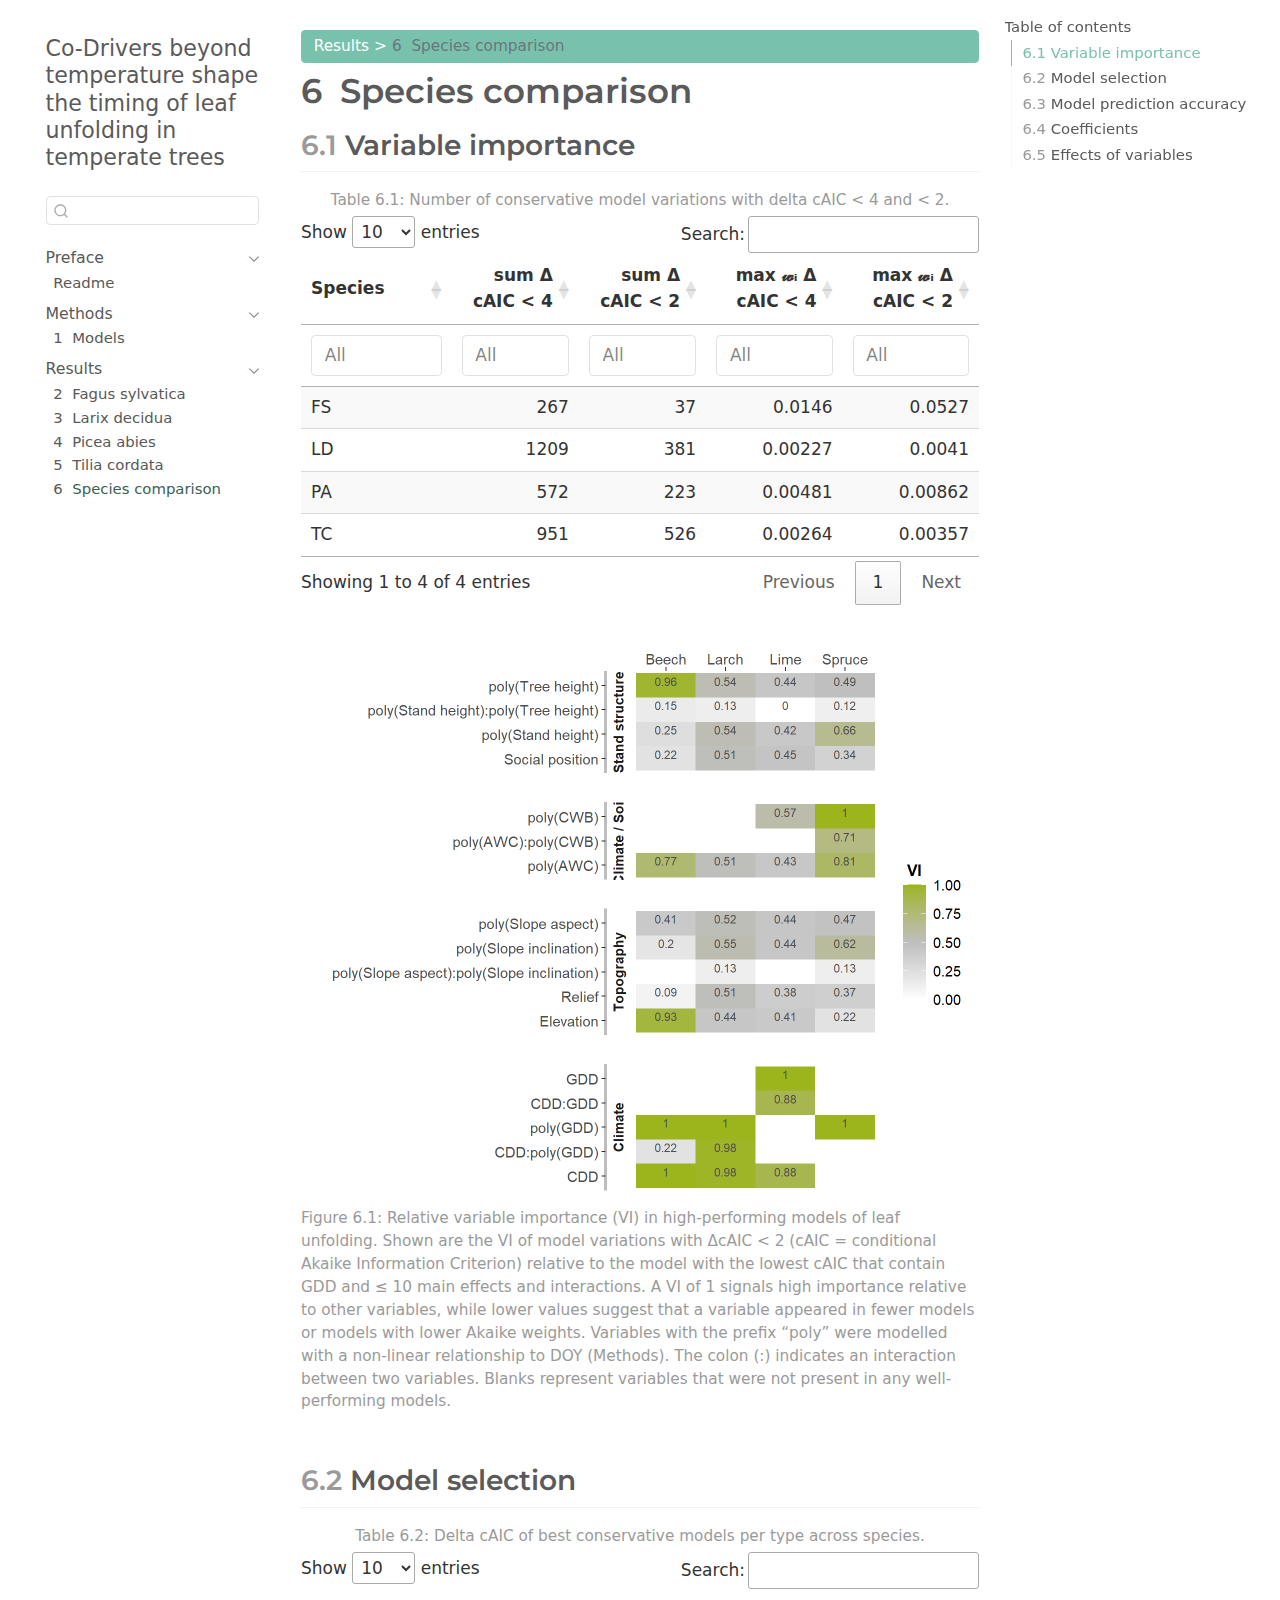
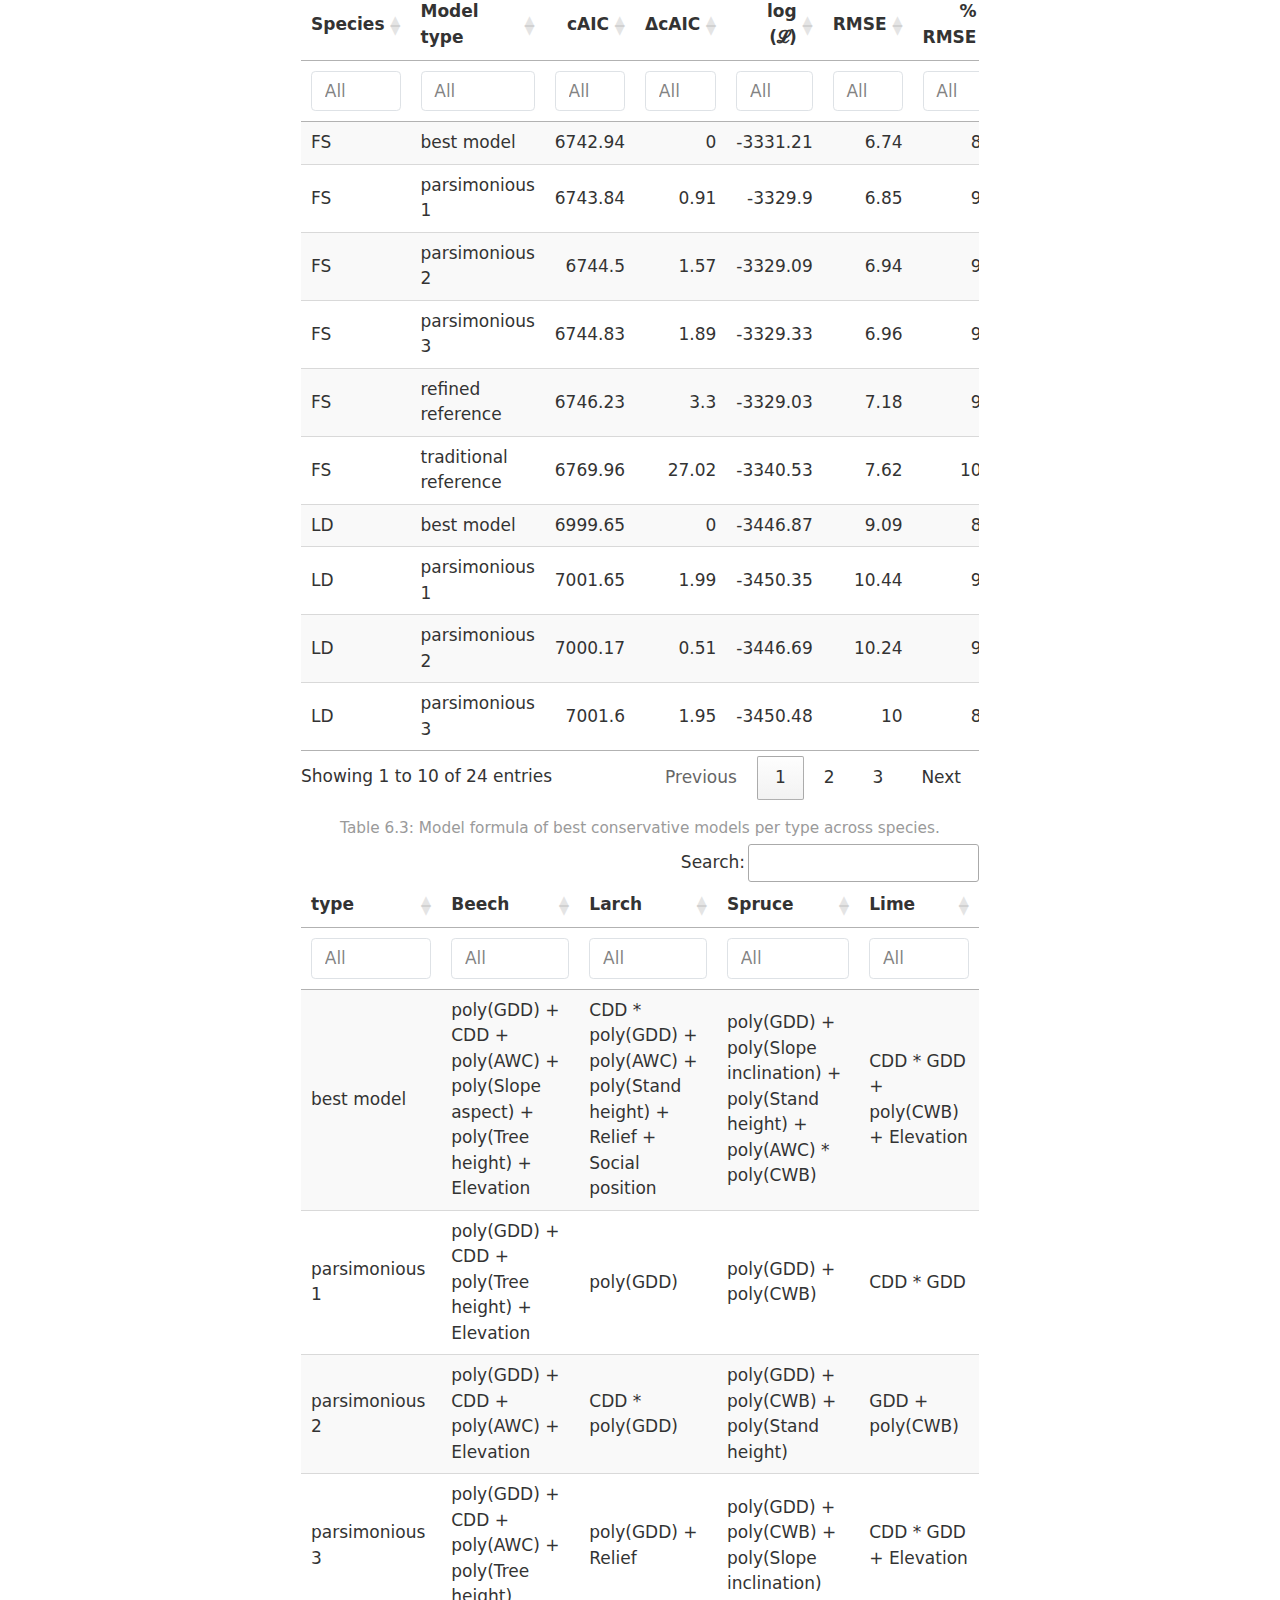
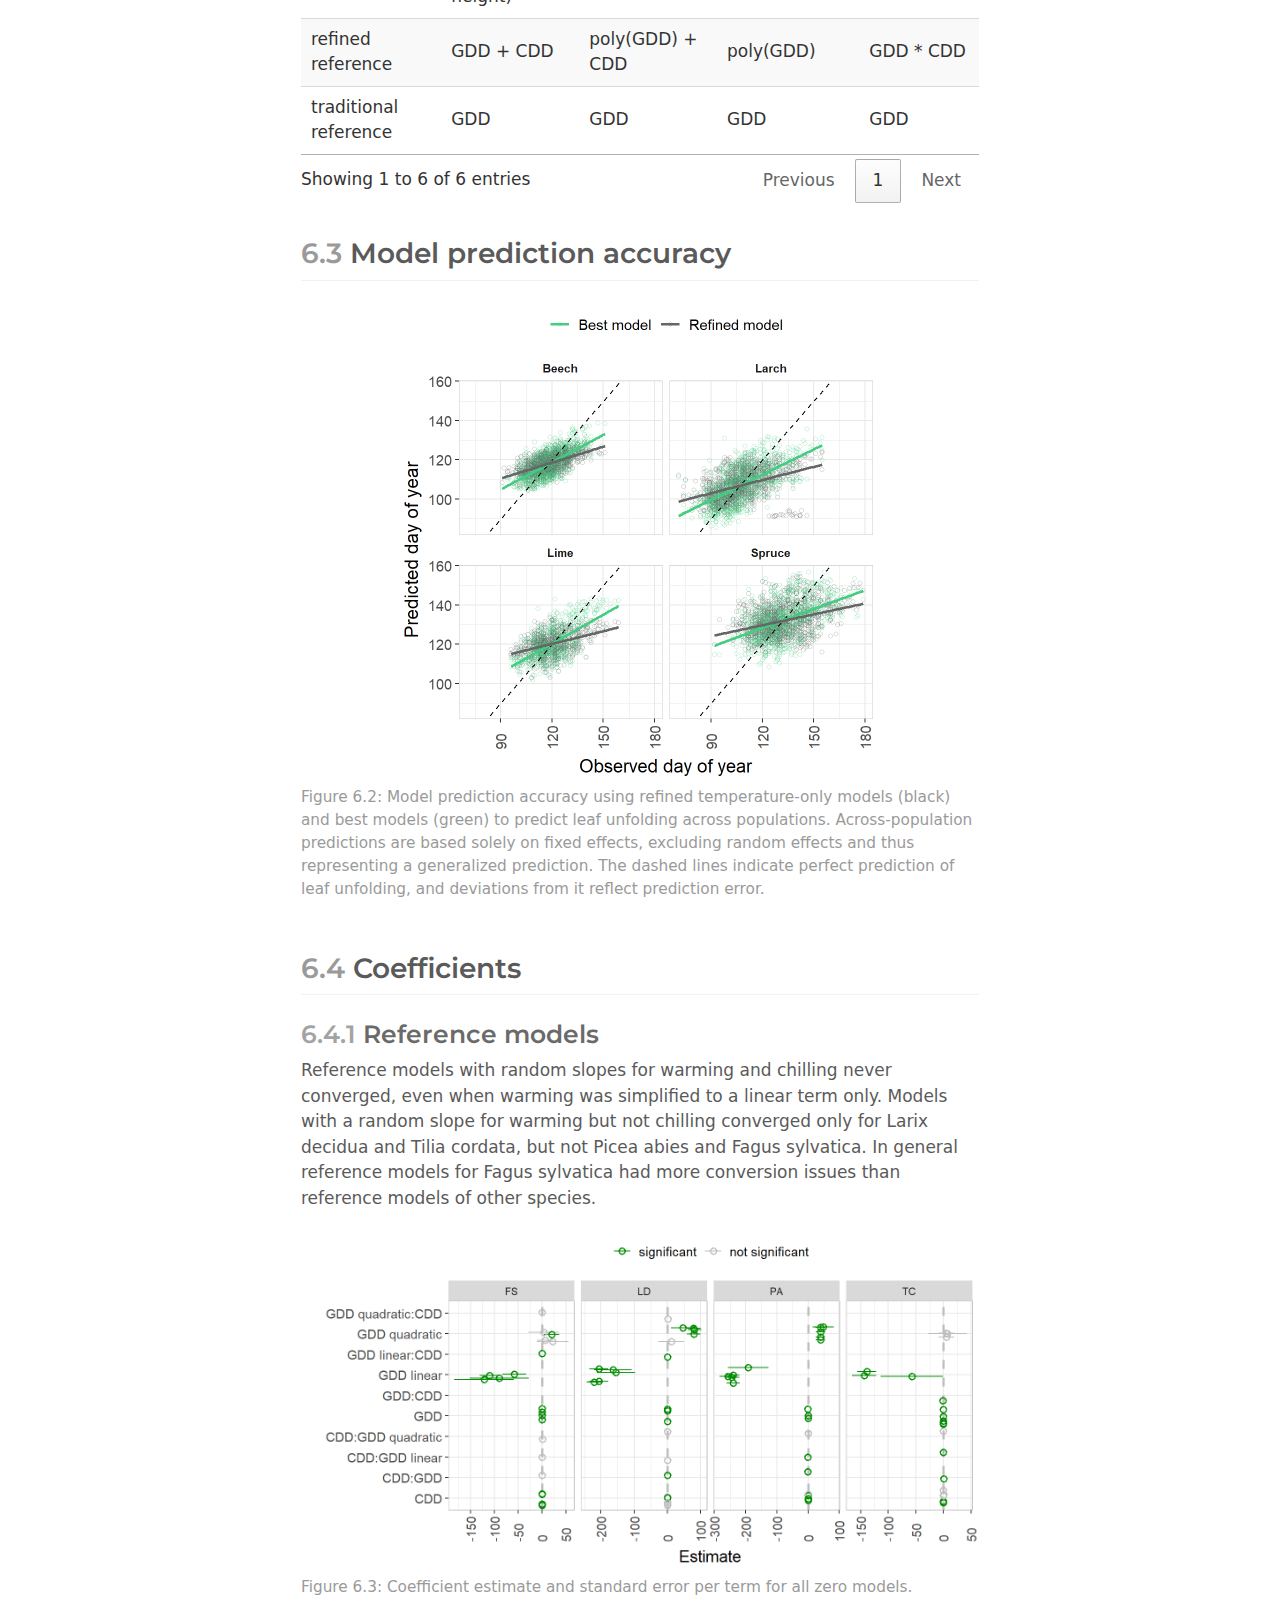
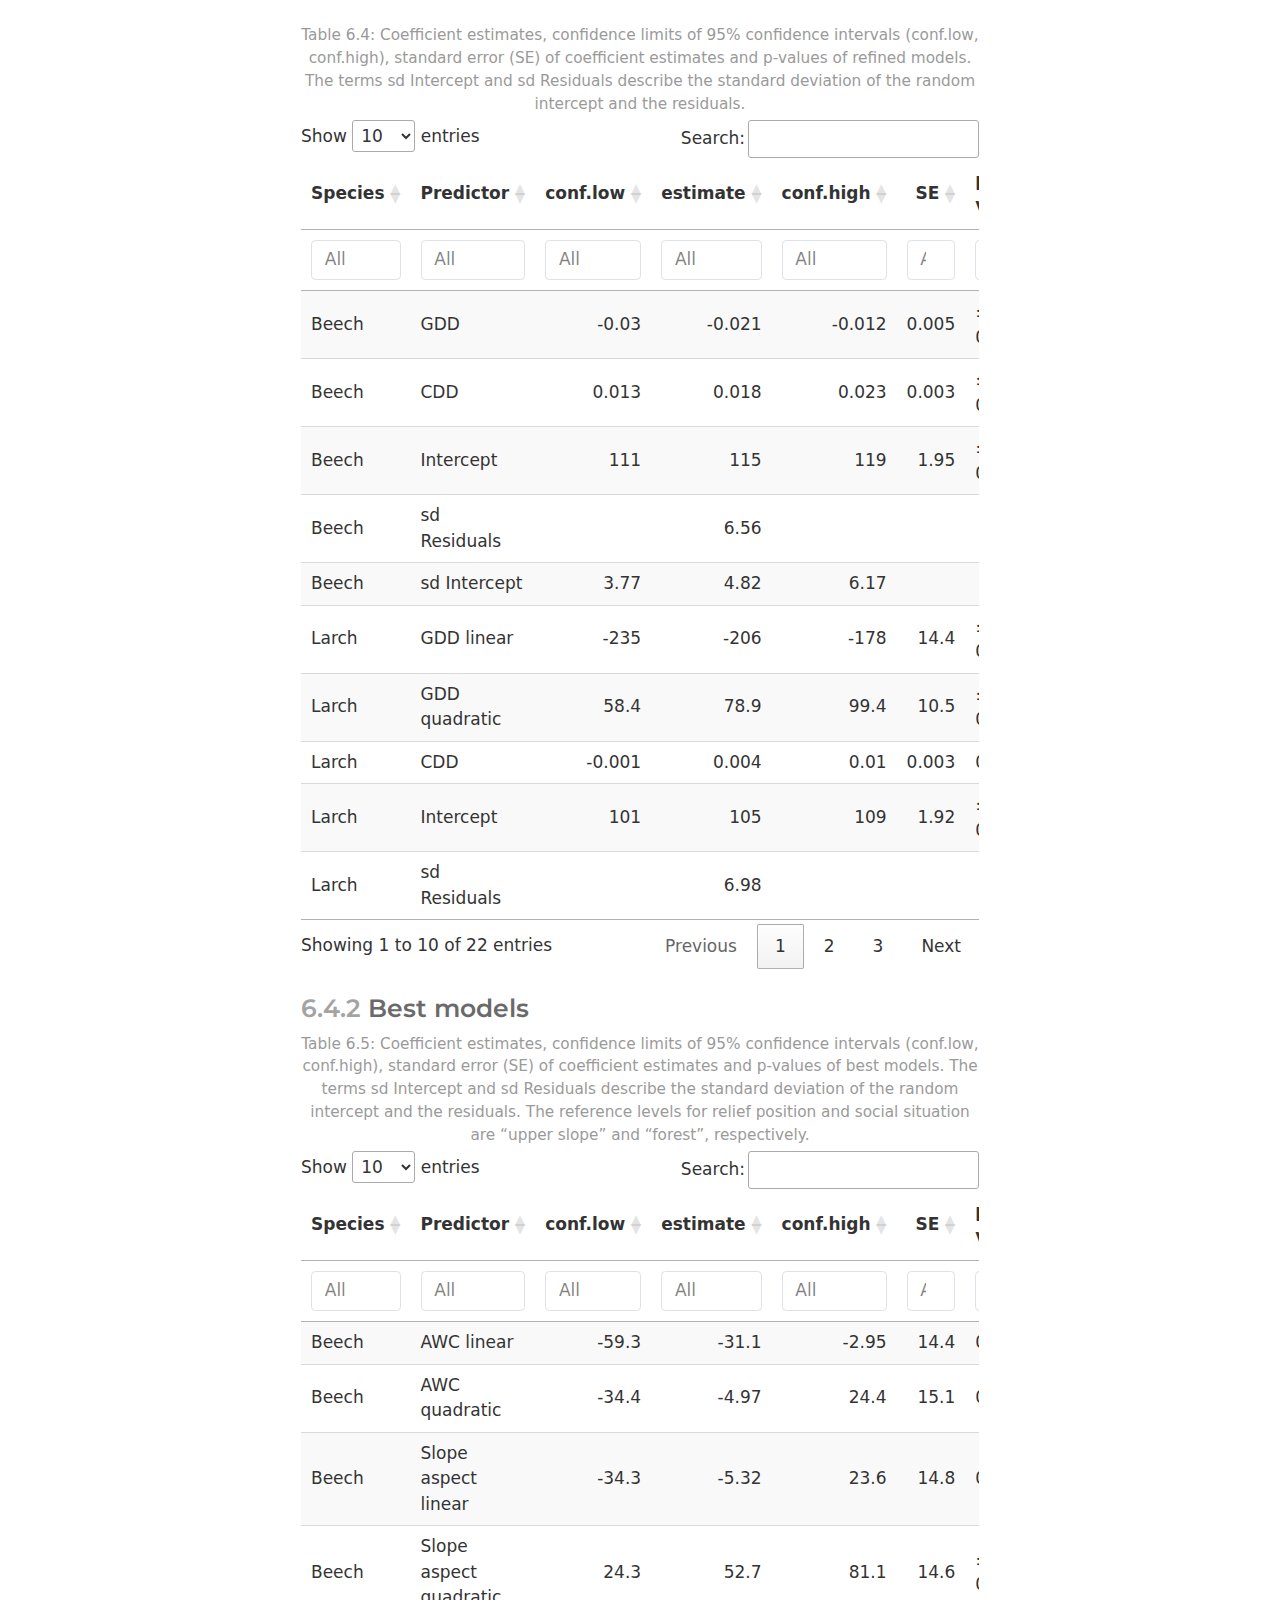
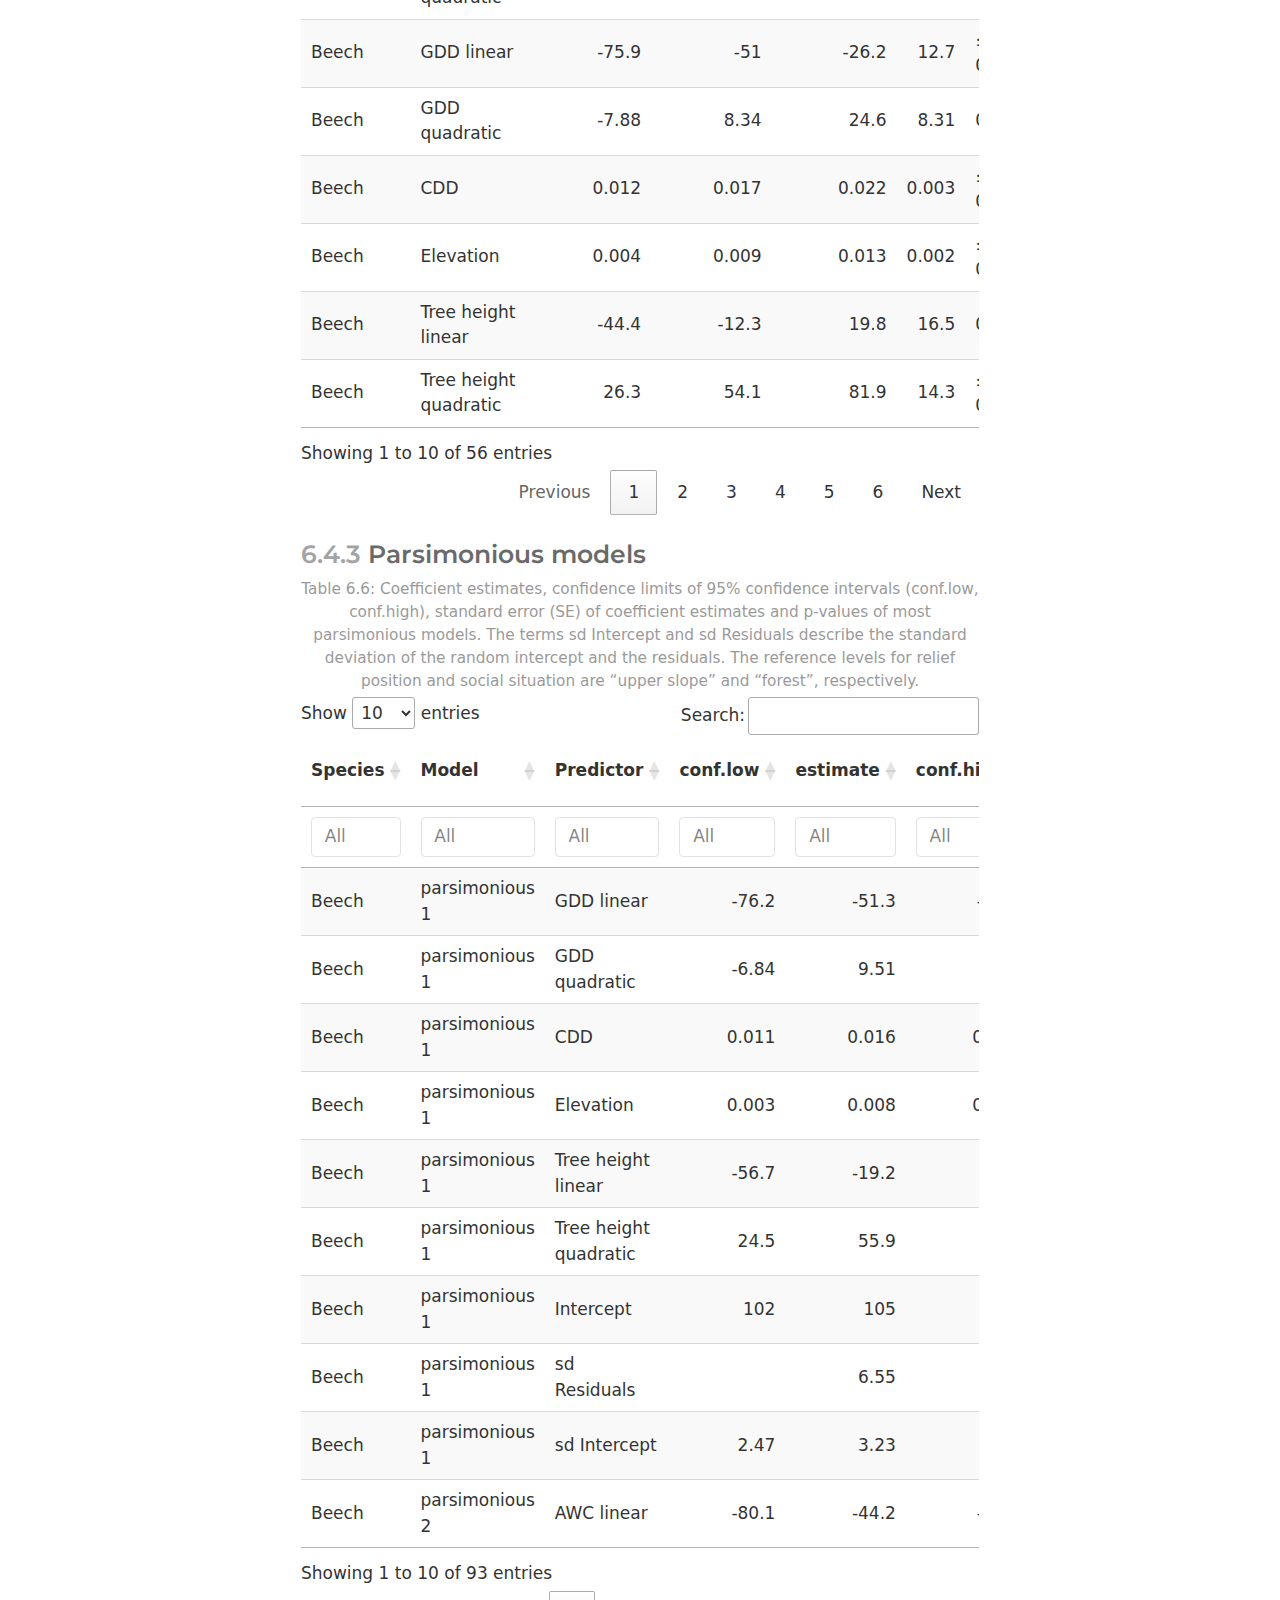
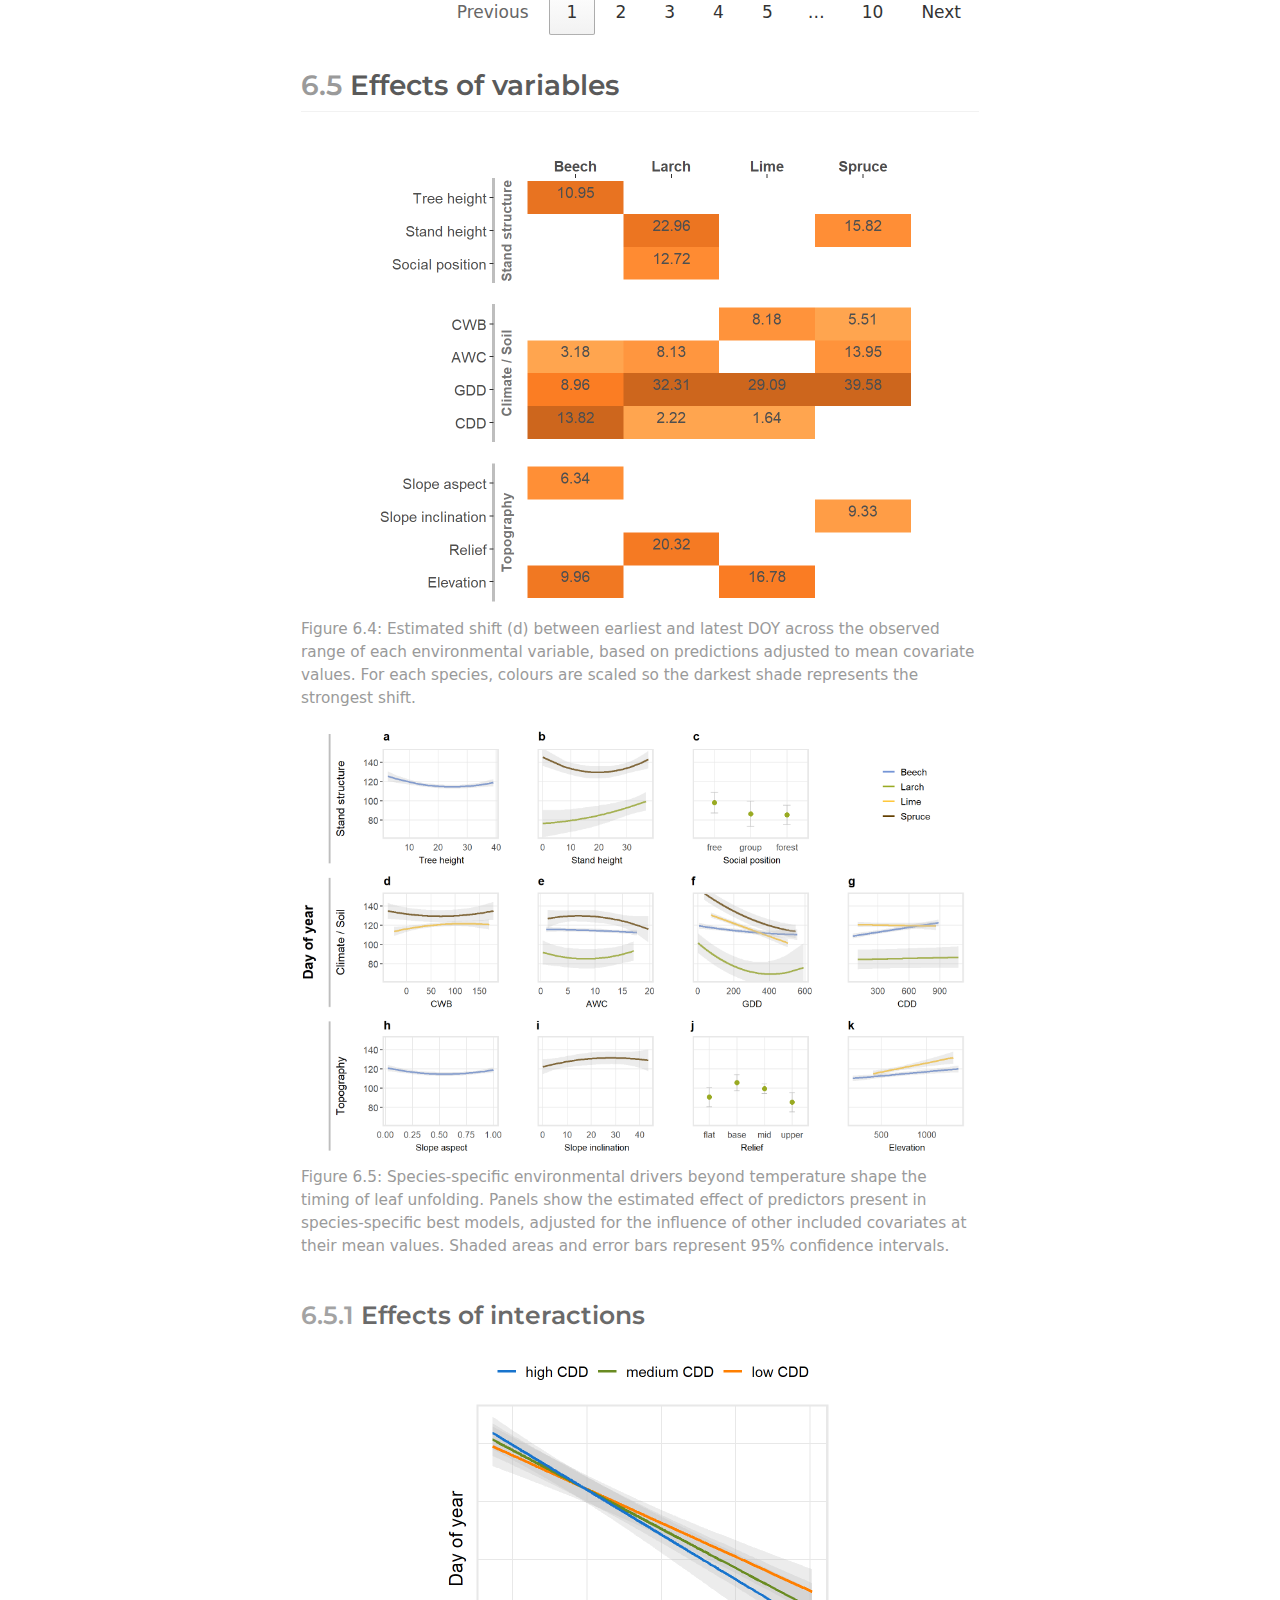
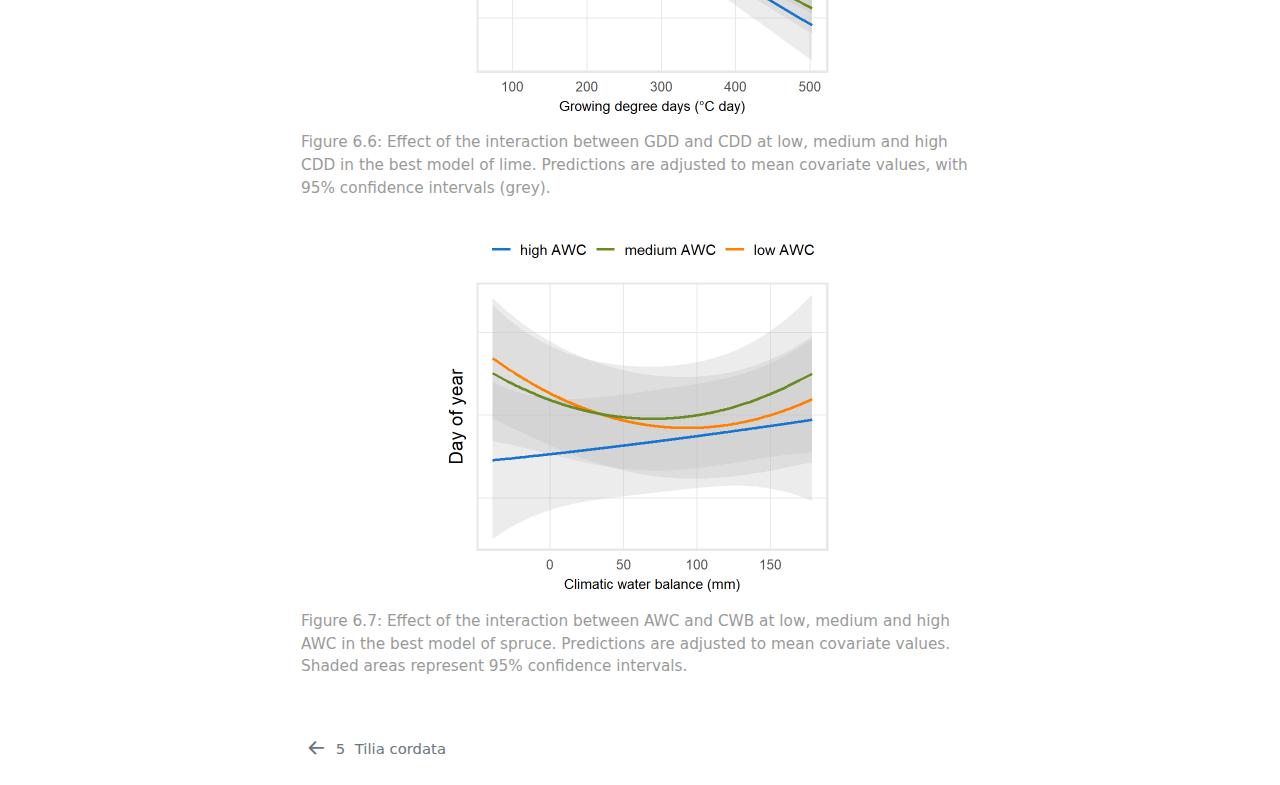
<file: 01_analysis_code/_book/6_species_comparison_leaf_unfolding.html>
<!DOCTYPE html>
<html xmlns="http://www.w3.org/1999/xhtml" lang="en" xml:lang="en"><head>

<meta charset="utf-8">
<meta name="generator" content="quarto-1.4.549">

<meta name="viewport" content="width=device-width, initial-scale=1.0, user-scalable=yes">


<title>Co-Drivers beyond temperature shape the timing of leaf unfolding in temperate trees - 6&nbsp; Species comparison</title>
<style>
code{white-space: pre-wrap;}
span.smallcaps{font-variant: small-caps;}
div.columns{display: flex; gap: min(4vw, 1.5em);}
div.column{flex: auto; overflow-x: auto;}
div.hanging-indent{margin-left: 1.5em; text-indent: -1.5em;}
ul.task-list{list-style: none;}
ul.task-list li input[type="checkbox"] {
  width: 0.8em;
  margin: 0 0.8em 0.2em -1em; /* quarto-specific, see https://github.com/quarto-dev/quarto-cli/issues/4556 */ 
  vertical-align: middle;
}
</style>


<script src="site_libs/quarto-nav/quarto-nav.js"></script>
<script src="site_libs/quarto-nav/headroom.min.js"></script>
<script src="site_libs/clipboard/clipboard.min.js"></script>
<script src="site_libs/quarto-search/autocomplete.umd.js"></script>
<script src="site_libs/quarto-search/fuse.min.js"></script>
<script src="site_libs/quarto-search/quarto-search.js"></script>
<meta name="quarto:offset" content="./">
<link href="./5_results_TC_leaf_unfolding.html" rel="prev">
<script src="site_libs/quarto-html/quarto.js"></script>
<script src="site_libs/quarto-html/popper.min.js"></script>
<script src="site_libs/quarto-html/tippy.umd.min.js"></script>
<script src="site_libs/quarto-html/anchor.min.js"></script>
<link href="site_libs/quarto-html/tippy.css" rel="stylesheet">
<link href="site_libs/quarto-html/quarto-syntax-highlighting.css" rel="stylesheet" id="quarto-text-highlighting-styles">
<script src="site_libs/bootstrap/bootstrap.min.js"></script>
<link href="site_libs/bootstrap/bootstrap-icons.css" rel="stylesheet">
<link href="site_libs/bootstrap/bootstrap.min.css" rel="stylesheet" id="quarto-bootstrap" data-mode="light">
<script id="quarto-search-options" type="application/json">{
  "location": "sidebar",
  "copy-button": false,
  "collapse-after": 3,
  "panel-placement": "start",
  "type": "textbox",
  "limit": 50,
  "keyboard-shortcut": [
    "f",
    "/",
    "s"
  ],
  "show-item-context": false,
  "language": {
    "search-no-results-text": "No results",
    "search-matching-documents-text": "matching documents",
    "search-copy-link-title": "Copy link to search",
    "search-hide-matches-text": "Hide additional matches",
    "search-more-match-text": "more match in this document",
    "search-more-matches-text": "more matches in this document",
    "search-clear-button-title": "Clear",
    "search-text-placeholder": "",
    "search-detached-cancel-button-title": "Cancel",
    "search-submit-button-title": "Submit",
    "search-label": "Search"
  }
}</script>
<link href="site_libs/htmltools-fill-0.5.8.1/fill.css" rel="stylesheet">
<script src="site_libs/htmlwidgets-1.6.4/htmlwidgets.js"></script>
<link href="site_libs/datatables-css-0.0.0/datatables-crosstalk.css" rel="stylesheet">
<script src="site_libs/datatables-binding-0.33/datatables.js"></script>
<script src="site_libs/jquery-3.6.0/jquery-3.6.0.min.js"></script>
<link href="site_libs/dt-core-1.13.6/css/jquery.dataTables.min.css" rel="stylesheet">
<link href="site_libs/dt-core-1.13.6/css/jquery.dataTables.extra.css" rel="stylesheet">
<script src="site_libs/dt-core-1.13.6/js/jquery.dataTables.min.js"></script>
<link href="site_libs/nouislider-7.0.10/jquery.nouislider.min.css" rel="stylesheet">
<script src="site_libs/nouislider-7.0.10/jquery.nouislider.min.js"></script>
<link href="site_libs/selectize-0.12.0/selectize.bootstrap3.css" rel="stylesheet">
<script src="site_libs/selectize-0.12.0/selectize.min.js"></script>
<link href="site_libs/crosstalk-1.2.1/css/crosstalk.min.css" rel="stylesheet">
<script src="site_libs/crosstalk-1.2.1/js/crosstalk.min.js"></script>


</head>

<body class="nav-sidebar floating">

<div id="quarto-search-results"></div>
  <header id="quarto-header" class="headroom fixed-top">
  <nav class="quarto-secondary-nav">
    <div class="container-fluid d-flex">
      <button type="button" class="quarto-btn-toggle btn" data-bs-toggle="collapse" data-bs-target=".quarto-sidebar-collapse-item" aria-controls="quarto-sidebar" aria-expanded="false" aria-label="Toggle sidebar navigation" onclick="if (window.quartoToggleHeadroom) { window.quartoToggleHeadroom(); }">
        <i class="bi bi-layout-text-sidebar-reverse"></i>
      </button>
        <nav class="quarto-page-breadcrumbs" aria-label="breadcrumb"><ol class="breadcrumb"><li class="breadcrumb-item"><a href="./5_results_FS_leaf_unfolding.html">Results</a></li><li class="breadcrumb-item"><a href="./6_species_comparison_leaf_unfolding.html"><span class="chapter-number">6</span>&nbsp; <span class="chapter-title">Species comparison</span></a></li></ol></nav>
        <a class="flex-grow-1" role="button" data-bs-toggle="collapse" data-bs-target=".quarto-sidebar-collapse-item" aria-controls="quarto-sidebar" aria-expanded="false" aria-label="Toggle sidebar navigation" onclick="if (window.quartoToggleHeadroom) { window.quartoToggleHeadroom(); }">      
        </a>
      <button type="button" class="btn quarto-search-button" aria-label="" onclick="window.quartoOpenSearch();">
        <i class="bi bi-search"></i>
      </button>
    </div>
  </nav>
</header>
<!-- content -->
<div id="quarto-content" class="quarto-container page-columns page-rows-contents page-layout-full">
<!-- sidebar -->
  <nav id="quarto-sidebar" class="sidebar collapse collapse-horizontal quarto-sidebar-collapse-item sidebar-navigation floating overflow-auto">
    <div class="pt-lg-2 mt-2 text-left sidebar-header">
    <div class="sidebar-title mb-0 py-0">
      <a href="./">Co-Drivers beyond temperature shape the timing of leaf unfolding in temperate trees</a> 
    </div>
      </div>
        <div class="mt-2 flex-shrink-0 align-items-center">
        <div class="sidebar-search">
        <div id="quarto-search" class="" title="Search"></div>
        </div>
        </div>
    <div class="sidebar-menu-container"> 
    <ul class="list-unstyled mt-1">
        <li class="sidebar-item sidebar-item-section">
      <div class="sidebar-item-container"> 
            <a class="sidebar-item-text sidebar-link text-start" data-bs-toggle="collapse" data-bs-target="#quarto-sidebar-section-1" aria-expanded="true">
 <span class="menu-text">Preface</span></a>
          <a class="sidebar-item-toggle text-start" data-bs-toggle="collapse" data-bs-target="#quarto-sidebar-section-1" aria-expanded="true" aria-label="Toggle section">
            <i class="bi bi-chevron-right ms-2"></i>
          </a> 
      </div>
      <ul id="quarto-sidebar-section-1" class="collapse list-unstyled sidebar-section depth1 show">  
          <li class="sidebar-item">
  <div class="sidebar-item-container"> 
  <a href="./index.html" class="sidebar-item-text sidebar-link">
 <span class="menu-text">Readme</span></a>
  </div>
</li>
      </ul>
  </li>
        <li class="sidebar-item sidebar-item-section">
      <div class="sidebar-item-container"> 
            <a class="sidebar-item-text sidebar-link text-start" data-bs-toggle="collapse" data-bs-target="#quarto-sidebar-section-2" aria-expanded="true">
 <span class="menu-text">Methods</span></a>
          <a class="sidebar-item-toggle text-start" data-bs-toggle="collapse" data-bs-target="#quarto-sidebar-section-2" aria-expanded="true" aria-label="Toggle section">
            <i class="bi bi-chevron-right ms-2"></i>
          </a> 
      </div>
      <ul id="quarto-sidebar-section-2" class="collapse list-unstyled sidebar-section depth1 show">  
          <li class="sidebar-item">
  <div class="sidebar-item-container"> 
  <a href="./4_intro_global_models.html" class="sidebar-item-text sidebar-link">
 <span class="menu-text"><span class="chapter-number">1</span>&nbsp; <span class="chapter-title">Models</span></span></a>
  </div>
</li>
      </ul>
  </li>
        <li class="sidebar-item sidebar-item-section">
      <div class="sidebar-item-container"> 
            <a class="sidebar-item-text sidebar-link text-start" data-bs-toggle="collapse" data-bs-target="#quarto-sidebar-section-3" aria-expanded="true">
 <span class="menu-text">Results</span></a>
          <a class="sidebar-item-toggle text-start" data-bs-toggle="collapse" data-bs-target="#quarto-sidebar-section-3" aria-expanded="true" aria-label="Toggle section">
            <i class="bi bi-chevron-right ms-2"></i>
          </a> 
      </div>
      <ul id="quarto-sidebar-section-3" class="collapse list-unstyled sidebar-section depth1 show">  
          <li class="sidebar-item">
  <div class="sidebar-item-container"> 
  <a href="./5_results_FS_leaf_unfolding.html" class="sidebar-item-text sidebar-link">
 <span class="menu-text"><span class="chapter-number">2</span>&nbsp; <span class="chapter-title">Fagus sylvatica</span></span></a>
  </div>
</li>
          <li class="sidebar-item">
  <div class="sidebar-item-container"> 
  <a href="./5_results_LD_leaf_unfolding.html" class="sidebar-item-text sidebar-link">
 <span class="menu-text"><span class="chapter-number">3</span>&nbsp; <span class="chapter-title">Larix decidua</span></span></a>
  </div>
</li>
          <li class="sidebar-item">
  <div class="sidebar-item-container"> 
  <a href="./5_results_PA_leaf_unfolding.html" class="sidebar-item-text sidebar-link">
 <span class="menu-text"><span class="chapter-number">4</span>&nbsp; <span class="chapter-title">Picea abies</span></span></a>
  </div>
</li>
          <li class="sidebar-item">
  <div class="sidebar-item-container"> 
  <a href="./5_results_TC_leaf_unfolding.html" class="sidebar-item-text sidebar-link">
 <span class="menu-text"><span class="chapter-number">5</span>&nbsp; <span class="chapter-title">Tilia cordata</span></span></a>
  </div>
</li>
          <li class="sidebar-item">
  <div class="sidebar-item-container"> 
  <a href="./6_species_comparison_leaf_unfolding.html" class="sidebar-item-text sidebar-link active">
 <span class="menu-text"><span class="chapter-number">6</span>&nbsp; <span class="chapter-title">Species comparison</span></span></a>
  </div>
</li>
      </ul>
  </li>
    </ul>
    </div>
</nav>
<div id="quarto-sidebar-glass" class="quarto-sidebar-collapse-item" data-bs-toggle="collapse" data-bs-target=".quarto-sidebar-collapse-item"></div>
<!-- margin-sidebar -->
    <div id="quarto-margin-sidebar" class="sidebar margin-sidebar">
        <nav id="TOC" role="doc-toc" class="toc-active">
    <h2 id="toc-title">Table of contents</h2>
   
  <ul>
  <li><a href="#variable-importance" id="toc-variable-importance" class="nav-link active" data-scroll-target="#variable-importance"><span class="header-section-number">6.1</span> Variable importance</a></li>
  <li><a href="#model-selection" id="toc-model-selection" class="nav-link" data-scroll-target="#model-selection"><span class="header-section-number">6.2</span> Model selection</a></li>
  <li><a href="#model-prediction-accuracy" id="toc-model-prediction-accuracy" class="nav-link" data-scroll-target="#model-prediction-accuracy"><span class="header-section-number">6.3</span> Model prediction accuracy</a></li>
  <li><a href="#coefficients" id="toc-coefficients" class="nav-link" data-scroll-target="#coefficients"><span class="header-section-number">6.4</span> Coefficients</a>
  <ul class="collapse">
  <li><a href="#reference-models" id="toc-reference-models" class="nav-link" data-scroll-target="#reference-models"><span class="header-section-number">6.4.1</span> Reference models</a></li>
  <li><a href="#best-models" id="toc-best-models" class="nav-link" data-scroll-target="#best-models"><span class="header-section-number">6.4.2</span> Best models</a></li>
  <li><a href="#parsimonious-models" id="toc-parsimonious-models" class="nav-link" data-scroll-target="#parsimonious-models"><span class="header-section-number">6.4.3</span> Parsimonious models</a></li>
  </ul></li>
  <li><a href="#effects-of-variables" id="toc-effects-of-variables" class="nav-link" data-scroll-target="#effects-of-variables"><span class="header-section-number">6.5</span> Effects of variables</a>
  <ul class="collapse">
  <li><a href="#effects-of-interactions" id="toc-effects-of-interactions" class="nav-link" data-scroll-target="#effects-of-interactions"><span class="header-section-number">6.5.1</span> Effects of interactions</a></li>
  </ul></li>
  </ul>
</nav>
    </div>
<!-- main -->
<main class="content column-body" id="quarto-document-content">

<header id="title-block-header" class="quarto-title-block default"><nav class="quarto-page-breadcrumbs quarto-title-breadcrumbs d-none d-lg-block" aria-label="breadcrumb"><ol class="breadcrumb"><li class="breadcrumb-item"><a href="./5_results_FS_leaf_unfolding.html">Results</a></li><li class="breadcrumb-item"><a href="./6_species_comparison_leaf_unfolding.html"><span class="chapter-number">6</span>&nbsp; <span class="chapter-title">Species comparison</span></a></li></ol></nav>
<div class="quarto-title">
<h1 class="title"><span class="chapter-number">6</span>&nbsp; <span class="chapter-title">Species comparison</span></h1>
</div>



<div class="quarto-title-meta column-body">

    
  
    
  </div>
  


</header>


<section id="variable-importance" class="level2" data-number="6.1">
<h2 data-number="6.1" class="anchored" data-anchor-id="variable-importance"><span class="header-section-number">6.1</span> Variable importance</h2>
<div class="cell">
<div id="tbl-conservative-variations" class="cell quarto-float anchored">
<figure class="quarto-float quarto-float-tbl figure">
<figcaption class="quarto-float-caption-top quarto-float-caption quarto-float-tbl" id="tbl-conservative-variations-caption-0ceaefa1-69ba-4598-a22c-09a6ac19f8ca">
Table&nbsp;6.1: Number of conservative model variations with delta cAIC &lt; 4 and &lt; 2.
</figcaption>
<div aria-describedby="tbl-conservative-variations-caption-0ceaefa1-69ba-4598-a22c-09a6ac19f8ca">
<div class="cell-output-display">
<div class="datatables html-widget html-fill-item" id="htmlwidget-94ed8b86412de098fa14" style="width:100%;height:auto;"></div>
<script type="application/json" data-for="htmlwidget-94ed8b86412de098fa14">{"x":{"filter":"top","vertical":false,"filterHTML":"<tr>\n  <td data-type=\"character\" style=\"vertical-align: top;\">\n    <div class=\"form-group has-feedback\" style=\"margin-bottom: auto;\">\n      <input type=\"search\" placeholder=\"All\" class=\"form-control\" style=\"width: 100%;\"/>\n      <span class=\"glyphicon glyphicon-remove-circle form-control-feedback\"><\/span>\n    <\/div>\n  <\/td>\n  <td data-type=\"integer\" style=\"vertical-align: top;\">\n    <div class=\"form-group has-feedback\" style=\"margin-bottom: auto;\">\n      <input type=\"search\" placeholder=\"All\" class=\"form-control\" style=\"width: 100%;\"/>\n      <span class=\"glyphicon glyphicon-remove-circle form-control-feedback\"><\/span>\n    <\/div>\n    <div style=\"display: none;position: absolute;width: 200px;opacity: 1\">\n      <div data-min=\"267\" data-max=\"1209\"><\/div>\n      <span style=\"float: left;\"><\/span>\n      <span style=\"float: right;\"><\/span>\n    <\/div>\n  <\/td>\n  <td data-type=\"integer\" style=\"vertical-align: top;\">\n    <div class=\"form-group has-feedback\" style=\"margin-bottom: auto;\">\n      <input type=\"search\" placeholder=\"All\" class=\"form-control\" style=\"width: 100%;\"/>\n      <span class=\"glyphicon glyphicon-remove-circle form-control-feedback\"><\/span>\n    <\/div>\n    <div style=\"display: none;position: absolute;width: 200px;opacity: 1\">\n      <div data-min=\"37\" data-max=\"526\"><\/div>\n      <span style=\"float: left;\"><\/span>\n      <span style=\"float: right;\"><\/span>\n    <\/div>\n  <\/td>\n  <td data-type=\"number\" style=\"vertical-align: top;\">\n    <div class=\"form-group has-feedback\" style=\"margin-bottom: auto;\">\n      <input type=\"search\" placeholder=\"All\" class=\"form-control\" style=\"width: 100%;\"/>\n      <span class=\"glyphicon glyphicon-remove-circle form-control-feedback\"><\/span>\n    <\/div>\n    <div style=\"display: none;position: absolute;width: 200px;opacity: 1\">\n      <div data-min=\"0.00227\" data-max=\"0.0146\" data-scale=\"5\"><\/div>\n      <span style=\"float: left;\"><\/span>\n      <span style=\"float: right;\"><\/span>\n    <\/div>\n  <\/td>\n  <td data-type=\"number\" style=\"vertical-align: top;\">\n    <div class=\"form-group has-feedback\" style=\"margin-bottom: auto;\">\n      <input type=\"search\" placeholder=\"All\" class=\"form-control\" style=\"width: 100%;\"/>\n      <span class=\"glyphicon glyphicon-remove-circle form-control-feedback\"><\/span>\n    <\/div>\n    <div style=\"display: none;position: absolute;width: 200px;opacity: 1\">\n      <div data-min=\"0.00357\" data-max=\"0.0527\" data-scale=\"5\"><\/div>\n      <span style=\"float: left;\"><\/span>\n      <span style=\"float: right;\"><\/span>\n    <\/div>\n  <\/td>\n<\/tr>","data":[["FS","LD","PA","TC"],[267,1209,572,951],[37,381,223,526],[0.0146,0.00227,0.00481,0.00264],[0.0527,0.0041,0.008619999999999999,0.00357]],"container":"<table class=\"display\">\n  <thead>\n    <tr>\n      <th>Species<\/th>\n      <th>sum Δ cAIC &lt; 4<\/th>\n      <th>sum Δ cAIC &lt; 2<\/th>\n      <th>max 𝓌ᵢ Δ cAIC &lt; 4<\/th>\n      <th>max 𝓌ᵢ Δ cAIC &lt; 2<\/th>\n    <\/tr>\n  <\/thead>\n<\/table>","options":{"scrollX":true,"pageLength":10,"columnDefs":[{"className":"dt-right","targets":[1,2,3,4]},{"name":"SPECIES_SHORT","targets":0},{"name":"d4","targets":1},{"name":"d2","targets":2},{"name":"max_weight4","targets":3},{"name":"max_weight2","targets":4}],"order":[],"autoWidth":false,"orderClasses":false,"orderCellsTop":true}},"evals":[],"jsHooks":[]}</script>
</div>
</div>
</figure>
</div>
</div>
<div class="cell">
<div class="cell-output-display">
<div id="fig-importance" class="quarto-figure quarto-figure-center quarto-float anchored">
<figure class="quarto-float quarto-float-fig figure">
<div aria-describedby="fig-importance-caption-0ceaefa1-69ba-4598-a22c-09a6ac19f8ca">
<img src="6_species_comparison_leaf_unfolding_files/figure-html/fig-importance-1.png" class="img-fluid figure-img" width="672">
</div>
<figcaption class="quarto-float-caption-bottom quarto-float-caption quarto-float-fig" id="fig-importance-caption-0ceaefa1-69ba-4598-a22c-09a6ac19f8ca">
Figure&nbsp;6.1: Relative variable importance (VI) in high-performing models of leaf unfolding. Shown are the VI of model variations with ΔcAIC &lt; 2 (cAIC = conditional Akaike Information Criterion) relative to the model with the lowest cAIC that contain GDD and ≤ 10 main effects and interactions. A VI of 1 signals high importance relative to other variables, while lower values suggest that a variable appeared in fewer models or models with lower Akaike weights. Variables with the prefix “poly” were modelled with a non-linear relationship to DOY (Methods). The colon (:) indicates an interaction between two variables. Blanks represent variables that were not present in any well-performing models.
</figcaption>
</figure>
</div>
</div>
</div>
</section>
<section id="model-selection" class="level2" data-number="6.2">
<h2 data-number="6.2" class="anchored" data-anchor-id="model-selection"><span class="header-section-number">6.2</span> Model selection</h2>
<div class="cell">
<div id="tbl-delta-caic" class="cell quarto-float anchored">
<figure class="quarto-float quarto-float-tbl figure">
<figcaption class="quarto-float-caption-top quarto-float-caption quarto-float-tbl" id="tbl-delta-caic-caption-0ceaefa1-69ba-4598-a22c-09a6ac19f8ca">
Table&nbsp;6.2: Delta cAIC of best conservative models per type across species.
</figcaption>
<div aria-describedby="tbl-delta-caic-caption-0ceaefa1-69ba-4598-a22c-09a6ac19f8ca">
<div class="cell-output-display">
<div class="datatables html-widget html-fill-item" id="htmlwidget-bf1b9e1dc9c892abb995" style="width:100%;height:auto;"></div>
<script type="application/json" data-for="htmlwidget-bf1b9e1dc9c892abb995">{"x":{"filter":"top","vertical":false,"filterHTML":"<tr>\n  <td data-type=\"character\" style=\"vertical-align: top;\">\n    <div class=\"form-group has-feedback\" style=\"margin-bottom: auto;\">\n      <input type=\"search\" placeholder=\"All\" class=\"form-control\" style=\"width: 100%;\"/>\n      <span class=\"glyphicon glyphicon-remove-circle form-control-feedback\"><\/span>\n    <\/div>\n  <\/td>\n  <td data-type=\"factor\" style=\"vertical-align: top;\">\n    <div class=\"form-group has-feedback\" style=\"margin-bottom: auto;\">\n      <input type=\"search\" placeholder=\"All\" class=\"form-control\" style=\"width: 100%;\"/>\n      <span class=\"glyphicon glyphicon-remove-circle form-control-feedback\"><\/span>\n    <\/div>\n    <div style=\"width: 100%; display: none;\">\n      <select multiple=\"multiple\" style=\"width: 100%;\" data-options=\"[&quot;best model&quot;,&quot;parsimonious 1&quot;,&quot;parsimonious 2&quot;,&quot;parsimonious 3&quot;,&quot;refined reference&quot;,&quot;traditional reference&quot;]\"><\/select>\n    <\/div>\n  <\/td>\n  <td data-type=\"number\" style=\"vertical-align: top;\">\n    <div class=\"form-group has-feedback\" style=\"margin-bottom: auto;\">\n      <input type=\"search\" placeholder=\"All\" class=\"form-control\" style=\"width: 100%;\"/>\n      <span class=\"glyphicon glyphicon-remove-circle form-control-feedback\"><\/span>\n    <\/div>\n    <div style=\"display: none;position: absolute;width: 200px;opacity: 1\">\n      <div data-min=\"4265.2\" data-max=\"7049.03\" data-scale=\"2\"><\/div>\n      <span style=\"float: left;\"><\/span>\n      <span style=\"float: right;\"><\/span>\n    <\/div>\n  <\/td>\n  <td data-type=\"number\" style=\"vertical-align: top;\">\n    <div class=\"form-group has-feedback\" style=\"margin-bottom: auto;\">\n      <input type=\"search\" placeholder=\"All\" class=\"form-control\" style=\"width: 100%;\"/>\n      <span class=\"glyphicon glyphicon-remove-circle form-control-feedback\"><\/span>\n    <\/div>\n    <div style=\"display: none;position: absolute;width: 200px;opacity: 1\">\n      <div data-min=\"0\" data-max=\"49.38\" data-scale=\"2\"><\/div>\n      <span style=\"float: left;\"><\/span>\n      <span style=\"float: right;\"><\/span>\n    <\/div>\n  <\/td>\n  <td data-type=\"number\" style=\"vertical-align: top;\">\n    <div class=\"form-group has-feedback\" style=\"margin-bottom: auto;\">\n      <input type=\"search\" placeholder=\"All\" class=\"form-control\" style=\"width: 100%;\"/>\n      <span class=\"glyphicon glyphicon-remove-circle form-control-feedback\"><\/span>\n    <\/div>\n    <div style=\"display: none;position: absolute;width: 200px;opacity: 1\">\n      <div data-min=\"-3474.73\" data-max=\"-2094.28\" data-scale=\"2\"><\/div>\n      <span style=\"float: left;\"><\/span>\n      <span style=\"float: right;\"><\/span>\n    <\/div>\n  <\/td>\n  <td data-type=\"number\" style=\"vertical-align: top;\">\n    <div class=\"form-group has-feedback\" style=\"margin-bottom: auto;\">\n      <input type=\"search\" placeholder=\"All\" class=\"form-control\" style=\"width: 100%;\"/>\n      <span class=\"glyphicon glyphicon-remove-circle form-control-feedback\"><\/span>\n    <\/div>\n    <div style=\"display: none;position: absolute;width: 200px;opacity: 1\">\n      <div data-min=\"6.74\" data-max=\"11.29\" data-scale=\"2\"><\/div>\n      <span style=\"float: left;\"><\/span>\n      <span style=\"float: right;\"><\/span>\n    <\/div>\n  <\/td>\n  <td data-type=\"number\" style=\"vertical-align: top;\">\n    <div class=\"form-group has-feedback\" style=\"margin-bottom: auto;\">\n      <input type=\"search\" placeholder=\"All\" class=\"form-control\" style=\"width: 100%;\"/>\n      <span class=\"glyphicon glyphicon-remove-circle form-control-feedback\"><\/span>\n    <\/div>\n    <div style=\"display: none;position: absolute;width: 200px;opacity: 1\">\n      <div data-min=\"80\" data-max=\"100\"><\/div>\n      <span style=\"float: left;\"><\/span>\n      <span style=\"float: right;\"><\/span>\n    <\/div>\n  <\/td>\n  <td data-type=\"number\" style=\"vertical-align: top;\">\n    <div class=\"form-group has-feedback\" style=\"margin-bottom: auto;\">\n      <input type=\"search\" placeholder=\"All\" class=\"form-control\" style=\"width: 100%;\"/>\n      <span class=\"glyphicon glyphicon-remove-circle form-control-feedback\"><\/span>\n    <\/div>\n    <div style=\"display: none;position: absolute;width: 200px;opacity: 1\">\n      <div data-min=\"3\" data-max=\"16\"><\/div>\n      <span style=\"float: left;\"><\/span>\n      <span style=\"float: right;\"><\/span>\n    <\/div>\n  <\/td>\n<\/tr>","data":[["FS","FS","FS","FS","FS","FS","LD","LD","LD","LD","LD","LD","PA","PA","PA","PA","PA","PA","TC","TC","TC","TC","TC","TC"],["best model","parsimonious 1","parsimonious 2","parsimonious 3","refined reference","traditional reference","best model","parsimonious 1","parsimonious 2","parsimonious 3","refined reference","traditional reference","best model","parsimonious 1","parsimonious 2","parsimonious 3","refined reference","traditional reference","best model","parsimonious 1","parsimonious 2","parsimonious 3","refined reference","traditional reference"],[6742.94,6743.84,6744.5,6744.83,6746.23,6769.96,6999.65,7001.65,7000.17,7001.6,7004.5,7049.03,6781.41,6783.08,6782.63,6782.94,6787.9,6810.82,4265.2,4266.11,4266.42,4265.5,4266.11,4268.85],[0,0.91,1.57,1.89,3.3,27.02,0,1.99,0.51,1.95,4.85,49.38,0,1.67,1.21,1.53,6.49,29.41,0,0.91,1.22,0.3,0.91,3.64],[-3331.21,-3329.9,-3329.09,-3329.33,-3329.03,-3340.53,-3446.87,-3450.35,-3446.69,-3450.48,-3450.9,-3474.73,-3333.77,-3338.18,-3338.19,-3338.15,-3342.66,-3355.1,-2094.28,-2095.64,-2095.98,-2095.86,-2095.64,-2098.94],[6.74,6.85,6.94,6.96,7.18,7.62,9.09,10.44,10.24,10,10.23,11.29,10.04,10.72,10.41,10.59,10.71,10.75,7.53,8.380000000000001,8.289999999999999,7.77,8.380000000000001,8.44],[88,90,91,91,94,100,80,92,91,89,91,100,93,100,97,98,100,100,89,99,98,92,99,100],[12,8,8,9,4,3,16,4,7,7,5,3,16,6,8,8,4,3,8,5,5,6,5,3]],"container":"<table class=\"display\">\n  <thead>\n    <tr>\n      <th>Species<\/th>\n      <th>Model type<\/th>\n      <th>cAIC<\/th>\n      <th>ΔcAIC<\/th>\n      <th>log (𝓛)<\/th>\n      <th>RMSE<\/th>\n      <th>% RMSE<\/th>\n      <th>K<\/th>\n    <\/tr>\n  <\/thead>\n<\/table>","options":{"scrollX":true,"pageLength":10,"columnDefs":[{"className":"dt-right","targets":[2,3,4,5,6,7]},{"name":"SPECIES_SHORT","targets":0},{"name":"type","targets":1},{"name":"cAIC","targets":2},{"name":"d.cAIC","targets":3},{"name":"logLik","targets":4},{"name":"RMSE","targets":5},{"name":"RMSE_PERC","targets":6},{"name":"terms_count","targets":7}],"order":[],"autoWidth":false,"orderClasses":false,"orderCellsTop":true}},"evals":[],"jsHooks":[]}</script>
</div>
</div>
</figure>
</div>
</div>
<div class="cell">
<div id="tbl-calls" class="cell quarto-float anchored">
<figure class="quarto-float quarto-float-tbl figure">
<figcaption class="quarto-float-caption-top quarto-float-caption quarto-float-tbl" id="tbl-calls-caption-0ceaefa1-69ba-4598-a22c-09a6ac19f8ca">
Table&nbsp;6.3: Model formula of best conservative models per type across species.
</figcaption>
<div aria-describedby="tbl-calls-caption-0ceaefa1-69ba-4598-a22c-09a6ac19f8ca">
<div class="cell-output-display">
<div class="datatables html-widget html-fill-item" id="htmlwidget-9309a5700e4c79fe714d" style="width:100%;height:auto;"></div>
<script type="application/json" data-for="htmlwidget-9309a5700e4c79fe714d">{"x":{"filter":"top","vertical":false,"filterHTML":"<tr>\n  <td data-type=\"factor\" style=\"vertical-align: top;\">\n    <div class=\"form-group has-feedback\" style=\"margin-bottom: auto;\">\n      <input type=\"search\" placeholder=\"All\" class=\"form-control\" style=\"width: 100%;\"/>\n      <span class=\"glyphicon glyphicon-remove-circle form-control-feedback\"><\/span>\n    <\/div>\n    <div style=\"width: 100%; display: none;\">\n      <select multiple=\"multiple\" style=\"width: 100%;\" data-options=\"[&quot;best model&quot;,&quot;parsimonious 1&quot;,&quot;parsimonious 2&quot;,&quot;parsimonious 3&quot;,&quot;refined reference&quot;,&quot;traditional reference&quot;]\"><\/select>\n    <\/div>\n  <\/td>\n  <td data-type=\"character\" style=\"vertical-align: top;\">\n    <div class=\"form-group has-feedback\" style=\"margin-bottom: auto;\">\n      <input type=\"search\" placeholder=\"All\" class=\"form-control\" style=\"width: 100%;\"/>\n      <span class=\"glyphicon glyphicon-remove-circle form-control-feedback\"><\/span>\n    <\/div>\n  <\/td>\n  <td data-type=\"character\" style=\"vertical-align: top;\">\n    <div class=\"form-group has-feedback\" style=\"margin-bottom: auto;\">\n      <input type=\"search\" placeholder=\"All\" class=\"form-control\" style=\"width: 100%;\"/>\n      <span class=\"glyphicon glyphicon-remove-circle form-control-feedback\"><\/span>\n    <\/div>\n  <\/td>\n  <td data-type=\"character\" style=\"vertical-align: top;\">\n    <div class=\"form-group has-feedback\" style=\"margin-bottom: auto;\">\n      <input type=\"search\" placeholder=\"All\" class=\"form-control\" style=\"width: 100%;\"/>\n      <span class=\"glyphicon glyphicon-remove-circle form-control-feedback\"><\/span>\n    <\/div>\n  <\/td>\n  <td data-type=\"character\" style=\"vertical-align: top;\">\n    <div class=\"form-group has-feedback\" style=\"margin-bottom: auto;\">\n      <input type=\"search\" placeholder=\"All\" class=\"form-control\" style=\"width: 100%;\"/>\n      <span class=\"glyphicon glyphicon-remove-circle form-control-feedback\"><\/span>\n    <\/div>\n  <\/td>\n<\/tr>","data":[["best model","parsimonious 1","parsimonious 2","parsimonious 3","refined reference","traditional reference"],["poly(GDD) + CDD + poly(AWC) + poly(Slope aspect) + poly(Tree height) + Elevation","poly(GDD) + CDD + poly(Tree height) + Elevation","poly(GDD) + CDD + poly(AWC) + Elevation","poly(GDD) + CDD + poly(AWC) + poly(Tree height)","GDD + CDD","GDD"],["CDD * poly(GDD) + poly(AWC) + poly(Stand height) + Relief + Social position","poly(GDD)","CDD * poly(GDD)","poly(GDD) + Relief","poly(GDD) + CDD","GDD"],["poly(GDD) + poly(Slope inclination) + poly(Stand height) + poly(AWC) * poly(CWB)","poly(GDD) + poly(CWB)","poly(GDD) + poly(CWB) + poly(Stand height)","poly(GDD) + poly(CWB) + poly(Slope inclination)","poly(GDD)","GDD"],["CDD * GDD + poly(CWB) + Elevation","CDD * GDD","GDD + poly(CWB)","CDD * GDD + Elevation","GDD * CDD","GDD"]],"container":"<table class=\"display\">\n  <thead>\n    <tr>\n      <th>type<\/th>\n      <th>Beech<\/th>\n      <th>Larch<\/th>\n      <th>Spruce<\/th>\n      <th>Lime<\/th>\n    <\/tr>\n  <\/thead>\n<\/table>","options":{"scrollX":true,"pageLength":10,"dom":"Bfrtip","columnDefs":[{"name":"type","targets":0},{"name":"Beech","targets":1},{"name":"Larch","targets":2},{"name":"Spruce","targets":3},{"name":"Lime","targets":4}],"order":[],"autoWidth":false,"orderClasses":false,"orderCellsTop":true}},"evals":[],"jsHooks":[]}</script>
</div>
</div>
</figure>
</div>
</div>
</section>
<section id="model-prediction-accuracy" class="level2" data-number="6.3">
<h2 data-number="6.3" class="anchored" data-anchor-id="model-prediction-accuracy"><span class="header-section-number">6.3</span> Model prediction accuracy</h2>
<div class="cell">
<div class="cell-output-display">
<div id="fig-fixed-vs-observed" class="quarto-figure quarto-figure-center quarto-float anchored">
<figure class="quarto-float quarto-float-fig figure">
<div aria-describedby="fig-fixed-vs-observed-caption-0ceaefa1-69ba-4598-a22c-09a6ac19f8ca">
<img src="6_species_comparison_leaf_unfolding_files/figure-html/fig-fixed-vs-observed-1.png" class="img-fluid figure-img" width="480">
</div>
<figcaption class="quarto-float-caption-bottom quarto-float-caption quarto-float-fig" id="fig-fixed-vs-observed-caption-0ceaefa1-69ba-4598-a22c-09a6ac19f8ca">
Figure&nbsp;6.2: Model prediction accuracy using refined temperature-only models (black) and best models (green) to predict leaf unfolding across populations. Across-population predictions are based solely on fixed effects, excluding random effects and thus representing a generalized prediction. The dashed lines indicate perfect prediction of leaf unfolding, and deviations from it reflect prediction error.
</figcaption>
</figure>
</div>
</div>
</div>
</section>
<section id="coefficients" class="level2" data-number="6.4">
<h2 data-number="6.4" class="anchored" data-anchor-id="coefficients"><span class="header-section-number">6.4</span> Coefficients</h2>
<section id="reference-models" class="level3" data-number="6.4.1">
<h3 data-number="6.4.1" class="anchored" data-anchor-id="reference-models"><span class="header-section-number">6.4.1</span> Reference models</h3>
<p>Reference models with random slopes for warming and chilling never converged, even when warming was simplified to a linear term only. Models with a random slope for warming but not chilling converged only for Larix decidua and Tilia cordata, but not Picea abies and Fagus sylvatica. In general reference models for Fagus sylvatica had more conversion issues than reference models of other species.</p>
<div class="cell">
<div class="cell-output-display">
<div id="fig-forrest-reference" class="quarto-figure quarto-figure-center quarto-float anchored">
<figure class="quarto-float quarto-float-fig figure">
<div aria-describedby="fig-forrest-reference-caption-0ceaefa1-69ba-4598-a22c-09a6ac19f8ca">
<img src="6_species_comparison_leaf_unfolding_files/figure-html/fig-forrest-reference-1.png" class="img-fluid figure-img" width="768">
</div>
<figcaption class="quarto-float-caption-bottom quarto-float-caption quarto-float-fig" id="fig-forrest-reference-caption-0ceaefa1-69ba-4598-a22c-09a6ac19f8ca">
Figure&nbsp;6.3: Coefficient estimate and standard error per term for all zero models.
</figcaption>
</figure>
</div>
</div>
</div>
<div class="cell">
<div id="tbl-coefficients-refined" class="cell quarto-float anchored">
<figure class="quarto-float quarto-float-tbl figure">
<figcaption class="quarto-float-caption-top quarto-float-caption quarto-float-tbl" id="tbl-coefficients-refined-caption-0ceaefa1-69ba-4598-a22c-09a6ac19f8ca">
Table&nbsp;6.4: Coefficient estimates, confidence limits of 95% confidence intervals (conf.low, conf.high), standard error (SE) of coefficient estimates and p-values of refined models. The terms sd Intercept and sd Residuals describe the standard deviation of the random intercept and the residuals.
</figcaption>
<div aria-describedby="tbl-coefficients-refined-caption-0ceaefa1-69ba-4598-a22c-09a6ac19f8ca">
<div class="cell-output-display">
<div class="datatables html-widget html-fill-item" id="htmlwidget-6181dc0d3eb5da835749" style="width:100%;height:auto;"></div>
<script type="application/json" data-for="htmlwidget-6181dc0d3eb5da835749">{"x":{"filter":"top","vertical":false,"filterHTML":"<tr>\n  <td data-type=\"character\" style=\"vertical-align: top;\">\n    <div class=\"form-group has-feedback\" style=\"margin-bottom: auto;\">\n      <input type=\"search\" placeholder=\"All\" class=\"form-control\" style=\"width: 100%;\"/>\n      <span class=\"glyphicon glyphicon-remove-circle form-control-feedback\"><\/span>\n    <\/div>\n  <\/td>\n  <td data-type=\"character\" style=\"vertical-align: top;\">\n    <div class=\"form-group has-feedback\" style=\"margin-bottom: auto;\">\n      <input type=\"search\" placeholder=\"All\" class=\"form-control\" style=\"width: 100%;\"/>\n      <span class=\"glyphicon glyphicon-remove-circle form-control-feedback\"><\/span>\n    <\/div>\n  <\/td>\n  <td data-type=\"number\" style=\"vertical-align: top;\">\n    <div class=\"form-group has-feedback\" style=\"margin-bottom: auto;\">\n      <input type=\"search\" placeholder=\"All\" class=\"form-control\" style=\"width: 100%;\"/>\n      <span class=\"glyphicon glyphicon-remove-circle form-control-feedback\"><\/span>\n    <\/div>\n    <div style=\"display: none;position: absolute;width: 200px;opacity: 1\">\n      <div data-min=\"-261\" data-max=\"129\" data-scale=\"3\"><\/div>\n      <span style=\"float: left;\"><\/span>\n      <span style=\"float: right;\"><\/span>\n    <\/div>\n  <\/td>\n  <td data-type=\"number\" style=\"vertical-align: top;\">\n    <div class=\"form-group has-feedback\" style=\"margin-bottom: auto;\">\n      <input type=\"search\" placeholder=\"All\" class=\"form-control\" style=\"width: 100%;\"/>\n      <span class=\"glyphicon glyphicon-remove-circle form-control-feedback\"><\/span>\n    <\/div>\n    <div style=\"display: none;position: absolute;width: 200px;opacity: 1\">\n      <div data-min=\"-240\" data-max=\"132\" data-scale=\"3\"><\/div>\n      <span style=\"float: left;\"><\/span>\n      <span style=\"float: right;\"><\/span>\n    <\/div>\n  <\/td>\n  <td data-type=\"number\" style=\"vertical-align: top;\">\n    <div class=\"form-group has-feedback\" style=\"margin-bottom: auto;\">\n      <input type=\"search\" placeholder=\"All\" class=\"form-control\" style=\"width: 100%;\"/>\n      <span class=\"glyphicon glyphicon-remove-circle form-control-feedback\"><\/span>\n    <\/div>\n    <div style=\"display: none;position: absolute;width: 200px;opacity: 1\">\n      <div data-min=\"-219\" data-max=\"139\" data-scale=\"3\"><\/div>\n      <span style=\"float: left;\"><\/span>\n      <span style=\"float: right;\"><\/span>\n    <\/div>\n  <\/td>\n  <td data-type=\"number\" style=\"vertical-align: top;\">\n    <div class=\"form-group has-feedback\" style=\"margin-bottom: auto;\">\n      <input type=\"search\" placeholder=\"All\" class=\"form-control\" style=\"width: 100%;\"/>\n      <span class=\"glyphicon glyphicon-remove-circle form-control-feedback\"><\/span>\n    <\/div>\n    <div style=\"display: none;position: absolute;width: 200px;opacity: 1\">\n      <div data-min=\"0\" data-max=\"14.4\" data-scale=\"3\"><\/div>\n      <span style=\"float: left;\"><\/span>\n      <span style=\"float: right;\"><\/span>\n    <\/div>\n  <\/td>\n  <td data-type=\"character\" style=\"vertical-align: top;\">\n    <div class=\"form-group has-feedback\" style=\"margin-bottom: auto;\">\n      <input type=\"search\" placeholder=\"All\" class=\"form-control\" style=\"width: 100%;\"/>\n      <span class=\"glyphicon glyphicon-remove-circle form-control-feedback\"><\/span>\n    <\/div>\n  <\/td>\n<\/tr>","data":[["Beech","Beech","Beech","Beech","Beech","Larch","Larch","Larch","Larch","Larch","Larch","Lime","Lime","Lime","Lime","Lime","Lime","Spruce","Spruce","Spruce","Spruce","Spruce"],["GDD","CDD","Intercept","sd Residuals","sd Intercept","GDD linear","GDD quadratic","CDD","Intercept","sd Residuals","sd Intercept","GDD","CDD","GDD:CDD","Intercept","sd Residuals","sd Intercept","GDD linear","GDD quadratic","Intercept","sd Residuals","sd Intercept"],[-0.03,0.013,111,null,3.77,-235,58.4,-0.001,101,null,8.130000000000001,-0.07099999999999999,0.001,-0,126,null,6,-261,23.9,129,null,9.57],[-0.021,0.018,115,6.56,4.82,-206,78.90000000000001,0.004,105,6.98,10.1,-0.05,0.014,-0,132,6.44,7.74,-240,38.9,132,7.01,11.8],[-0.012,0.023,119,null,6.17,-178,99.40000000000001,0.01,109,null,12.5,-0.028,0.027,-0,139,null,9.99,-219,53.9,135,null,14.4],[0.005,0.003,1.95,null,null,14.4,10.5,0.003,1.92,null,null,0.011,0.007,0,3.39,null,null,10.6,7.63,1.71,null,null],["≤ 0.001","≤ 0.001","≤ 0.001",null,null,"≤ 0.001","≤ 0.001","0.127","≤ 0.001",null,null,"≤ 0.001","0.034","0.006","≤ 0.001",null,null,"≤ 0.001","≤ 0.001","≤ 0.001",null,null]],"container":"<table class=\"display\">\n  <thead>\n    <tr>\n      <th>Species<\/th>\n      <th>Predictor<\/th>\n      <th>conf.low<\/th>\n      <th>estimate<\/th>\n      <th>conf.high<\/th>\n      <th>SE<\/th>\n      <th>p-value<\/th>\n    <\/tr>\n  <\/thead>\n<\/table>","options":{"scrollX":true,"pageLength":10,"columnDefs":[{"className":"dt-right","targets":[2,3,4,5]},{"name":"SPECIES","targets":0},{"name":"PARAMETER","targets":1},{"name":"conf.low","targets":2},{"name":"estimate","targets":3},{"name":"conf.high","targets":4},{"name":"std.error","targets":5},{"name":"p.value","targets":6}],"order":[],"autoWidth":false,"orderClasses":false,"orderCellsTop":true}},"evals":[],"jsHooks":[]}</script>
</div>
</div>
</figure>
</div>
</div>
</section>
<section id="best-models" class="level3" data-number="6.4.2">
<h3 data-number="6.4.2" class="anchored" data-anchor-id="best-models"><span class="header-section-number">6.4.2</span> Best models</h3>
<div class="cell">
<div id="tbl-coefficients-best" class="cell quarto-float anchored">
<figure class="quarto-float quarto-float-tbl figure">
<figcaption class="quarto-float-caption-top quarto-float-caption quarto-float-tbl" id="tbl-coefficients-best-caption-0ceaefa1-69ba-4598-a22c-09a6ac19f8ca">
Table&nbsp;6.5: Coefficient estimates, confidence limits of 95% confidence intervals (conf.low, conf.high), standard error (SE) of coefficient estimates and p-values of best models. The terms sd Intercept and sd Residuals describe the standard deviation of the random intercept and the residuals. The reference levels for relief position and social situation are “upper slope” and “forest”, respectively.
</figcaption>
<div aria-describedby="tbl-coefficients-best-caption-0ceaefa1-69ba-4598-a22c-09a6ac19f8ca">
<div class="cell-output-display">
<div class="datatables html-widget html-fill-item" id="htmlwidget-c5cb74b1c3571c97f4ee" style="width:100%;height:auto;"></div>
<script type="application/json" data-for="htmlwidget-c5cb74b1c3571c97f4ee">{"x":{"filter":"top","vertical":false,"filterHTML":"<tr>\n  <td data-type=\"character\" style=\"vertical-align: top;\">\n    <div class=\"form-group has-feedback\" style=\"margin-bottom: auto;\">\n      <input type=\"search\" placeholder=\"All\" class=\"form-control\" style=\"width: 100%;\"/>\n      <span class=\"glyphicon glyphicon-remove-circle form-control-feedback\"><\/span>\n    <\/div>\n  <\/td>\n  <td data-type=\"character\" style=\"vertical-align: top;\">\n    <div class=\"form-group has-feedback\" style=\"margin-bottom: auto;\">\n      <input type=\"search\" placeholder=\"All\" class=\"form-control\" style=\"width: 100%;\"/>\n      <span class=\"glyphicon glyphicon-remove-circle form-control-feedback\"><\/span>\n    <\/div>\n  <\/td>\n  <td data-type=\"number\" style=\"vertical-align: top;\">\n    <div class=\"form-group has-feedback\" style=\"margin-bottom: auto;\">\n      <input type=\"search\" placeholder=\"All\" class=\"form-control\" style=\"width: 100%;\"/>\n      <span class=\"glyphicon glyphicon-remove-circle form-control-feedback\"><\/span>\n    <\/div>\n    <div style=\"display: none;position: absolute;width: 200px;opacity: 1\">\n      <div data-min=\"-1140\" data-max=\"295\" data-scale=\"3\"><\/div>\n      <span style=\"float: left;\"><\/span>\n      <span style=\"float: right;\"><\/span>\n    <\/div>\n  <\/td>\n  <td data-type=\"number\" style=\"vertical-align: top;\">\n    <div class=\"form-group has-feedback\" style=\"margin-bottom: auto;\">\n      <input type=\"search\" placeholder=\"All\" class=\"form-control\" style=\"width: 100%;\"/>\n      <span class=\"glyphicon glyphicon-remove-circle form-control-feedback\"><\/span>\n    <\/div>\n    <div style=\"display: none;position: absolute;width: 200px;opacity: 1\">\n      <div data-min=\"-524\" data-max=\"972\" data-scale=\"3\"><\/div>\n      <span style=\"float: left;\"><\/span>\n      <span style=\"float: right;\"><\/span>\n    <\/div>\n  <\/td>\n  <td data-type=\"number\" style=\"vertical-align: top;\">\n    <div class=\"form-group has-feedback\" style=\"margin-bottom: auto;\">\n      <input type=\"search\" placeholder=\"All\" class=\"form-control\" style=\"width: 100%;\"/>\n      <span class=\"glyphicon glyphicon-remove-circle form-control-feedback\"><\/span>\n    <\/div>\n    <div style=\"display: none;position: absolute;width: 200px;opacity: 1\">\n      <div data-min=\"-222\" data-max=\"1650\" data-scale=\"3\"><\/div>\n      <span style=\"float: left;\"><\/span>\n      <span style=\"float: right;\"><\/span>\n    <\/div>\n  <\/td>\n  <td data-type=\"number\" style=\"vertical-align: top;\">\n    <div class=\"form-group has-feedback\" style=\"margin-bottom: auto;\">\n      <input type=\"search\" placeholder=\"All\" class=\"form-control\" style=\"width: 100%;\"/>\n      <span class=\"glyphicon glyphicon-remove-circle form-control-feedback\"><\/span>\n    <\/div>\n    <div style=\"display: none;position: absolute;width: 200px;opacity: 1\">\n      <div data-min=\"0\" data-max=\"347\" data-scale=\"3\"><\/div>\n      <span style=\"float: left;\"><\/span>\n      <span style=\"float: right;\"><\/span>\n    <\/div>\n  <\/td>\n  <td data-type=\"character\" style=\"vertical-align: top;\">\n    <div class=\"form-group has-feedback\" style=\"margin-bottom: auto;\">\n      <input type=\"search\" placeholder=\"All\" class=\"form-control\" style=\"width: 100%;\"/>\n      <span class=\"glyphicon glyphicon-remove-circle form-control-feedback\"><\/span>\n    <\/div>\n  <\/td>\n<\/tr>","data":[["Beech","Beech","Beech","Beech","Beech","Beech","Beech","Beech","Beech","Beech","Beech","Beech","Beech","Larch","Larch","Larch","Larch","Larch","Larch","Larch","Larch","Larch","Larch","Larch","Larch","Larch","Larch","Larch","Larch","Larch","Lime","Lime","Lime","Lime","Lime","Lime","Lime","Lime","Lime","Spruce","Spruce","Spruce","Spruce","Spruce","Spruce","Spruce","Spruce","Spruce","Spruce","Spruce","Spruce","Spruce","Spruce","Spruce","Spruce","Spruce"],["AWC linear","AWC quadratic","Slope aspect linear","Slope aspect quadratic","GDD linear","GDD quadratic","CDD","Elevation","Tree height linear","Tree height quadratic","Intercept","sd Residuals","sd Intercept","Relief flat","Relief mid slope","Relief slope base","Social position group","Social position free standing","AWC linear","AWC quadratic","Stand height linear","Stand height quadratic","GDD linear","GDD quadratic","CDD","CDD:GDD linear","CDD:GDD quadratic","Intercept","sd Residuals","sd Intercept","GDD","CDD","CDD:GDD","Elevation","CWB linear","CWB quadratic","Intercept","sd Residuals","sd Intercept","AWC linear","AWC quadratic","Slope inclination linear","Slope inclination quadratic","Stand height linear","Stand height quadratic","GDD linear","GDD quadratic","CWB linear","CWB quadratic","AWC linear:CWB linear","AWC linear:CWB quadratic","AWC quadratic:CWB linear","AWC quadratic:CWB quadratic","Intercept","sd Residuals","sd Intercept"],[-59.3,-34.4,-34.3,24.3,-75.90000000000001,-7.88,0.012,0.004,-44.4,26.3,102,null,1.93,-7.64,4.97,9.06,-7.49,5.01,-68.59999999999999,-13.8,77.8,-39.1,-218,8.630000000000001,-0.003,-0.28,-0.058,80,null,6.38,-0.064,-0,-0,0.01,13.4,-29.9,109,null,4.45,-163,-144,-6.79,-138,-133,56.8,-268,21.6,-28.2,-7.01,295,-1140,-507,-840,129,null,8.09],[-31.1,-4.97,-5.32,52.7,-51,8.34,0.017,0.008999999999999999,-12.3,54.1,105,6.55,2.59,5.28,14,20.3,1.15,12.7,20.8,72.7,186,41.5,-162,44.8,0.003,-0.117,0.058,88.59999999999999,6.94,7.93,-0.043,0.013,-0,0.019,32.8,-14,118,6.43,5.84,-72.59999999999999,-60.9,85.3,-50.1,-39.8,148,-245,36.6,-5.42,14.2,972,-524,136,-351,132,6.92,9.960000000000001],[-2.95,24.4,23.6,81.09999999999999,-26.2,24.6,0.022,0.013,19.8,81.90000000000001,108,null,3.46,18.2,23,31.6,9.779999999999999,20.4,110,159,294,122,-106,80.90000000000001,0.008999999999999999,0.047,0.175,97.3,null,9.85,-0.021,0.026,-0,0.028,52.1,1.95,126,null,7.66,18.1,21.8,177,37.4,53.2,239,-222,51.6,17.4,35.3,1650,87.90000000000001,778,139,135,null,12.3],[14.4,15.1,14.8,14.6,12.7,8.31,0.003,0.002,16.5,14.3,1.71,null,null,6.45,4.51,5.62,4.31,3.85,45.9,44.4,55.5,41.4,28.8,18.6,0.003,0.08400000000000001,0.06,4.45,null,null,0.011,0.007,0,0.005,9.92,8.16,4.29,null,null,46.5,42.4,47.3,44.9,47.7,46.7,11.7,7.71,11.7,10.9,347,314,330,251,1.49,null,null],["0.031","0.742","0.72","≤ 0.001","≤ 0.001","0.316","≤ 0.001","≤ 0.001","0.454","≤ 0.001","≤ 0.001",null,null,"0.418","0.003","0.001","0.791","0.002","0.65","0.102","0.001","0.316","≤ 0.001","0.016","0.281","0.164","0.329","≤ 0.001",null,null,"≤ 0.001","0.059","0.022","≤ 0.001","0.001","0.087","≤ 0.001",null,null,"0.119","0.152","0.072","0.265","0.405","0.002","≤ 0.001","≤ 0.001","0.643","0.193","0.005","0.096","0.68","0.163","≤ 0.001",null,null]],"container":"<table class=\"display\">\n  <thead>\n    <tr>\n      <th>Species<\/th>\n      <th>Predictor<\/th>\n      <th>conf.low<\/th>\n      <th>estimate<\/th>\n      <th>conf.high<\/th>\n      <th>SE<\/th>\n      <th>p-value<\/th>\n    <\/tr>\n  <\/thead>\n<\/table>","options":{"scrollX":true,"pageLength":10,"columnDefs":[{"className":"dt-right","targets":[2,3,4,5]},{"name":"SPECIES","targets":0},{"name":"PARAMETER","targets":1},{"name":"conf.low","targets":2},{"name":"estimate","targets":3},{"name":"conf.high","targets":4},{"name":"std.error","targets":5},{"name":"p.value","targets":6}],"order":[],"autoWidth":false,"orderClasses":false,"orderCellsTop":true}},"evals":[],"jsHooks":[]}</script>
</div>
</div>
</figure>
</div>
</div>
</section>
<section id="parsimonious-models" class="level3" data-number="6.4.3">
<h3 data-number="6.4.3" class="anchored" data-anchor-id="parsimonious-models"><span class="header-section-number">6.4.3</span> Parsimonious models</h3>
<div class="cell">
<div id="tbl-coefficients-pars" class="cell quarto-float anchored">
<figure class="quarto-float quarto-float-tbl figure">
<figcaption class="quarto-float-caption-top quarto-float-caption quarto-float-tbl" id="tbl-coefficients-pars-caption-0ceaefa1-69ba-4598-a22c-09a6ac19f8ca">
Table&nbsp;6.6: Coefficient estimates, confidence limits of 95% confidence intervals (conf.low, conf.high), standard error (SE) of coefficient estimates and p-values of most parsimonious models. The terms sd Intercept and sd Residuals describe the standard deviation of the random intercept and the residuals. The reference levels for relief position and social situation are “upper slope” and “forest”, respectively.
</figcaption>
<div aria-describedby="tbl-coefficients-pars-caption-0ceaefa1-69ba-4598-a22c-09a6ac19f8ca">
<div class="cell-output-display">
<div class="datatables html-widget html-fill-item" id="htmlwidget-f2cbd97777cadff1785a" style="width:100%;height:auto;"></div>
<script type="application/json" data-for="htmlwidget-f2cbd97777cadff1785a">{"x":{"filter":"top","vertical":false,"filterHTML":"<tr>\n  <td data-type=\"character\" style=\"vertical-align: top;\">\n    <div class=\"form-group has-feedback\" style=\"margin-bottom: auto;\">\n      <input type=\"search\" placeholder=\"All\" class=\"form-control\" style=\"width: 100%;\"/>\n      <span class=\"glyphicon glyphicon-remove-circle form-control-feedback\"><\/span>\n    <\/div>\n  <\/td>\n  <td data-type=\"character\" style=\"vertical-align: top;\">\n    <div class=\"form-group has-feedback\" style=\"margin-bottom: auto;\">\n      <input type=\"search\" placeholder=\"All\" class=\"form-control\" style=\"width: 100%;\"/>\n      <span class=\"glyphicon glyphicon-remove-circle form-control-feedback\"><\/span>\n    <\/div>\n  <\/td>\n  <td data-type=\"character\" style=\"vertical-align: top;\">\n    <div class=\"form-group has-feedback\" style=\"margin-bottom: auto;\">\n      <input type=\"search\" placeholder=\"All\" class=\"form-control\" style=\"width: 100%;\"/>\n      <span class=\"glyphicon glyphicon-remove-circle form-control-feedback\"><\/span>\n    <\/div>\n  <\/td>\n  <td data-type=\"number\" style=\"vertical-align: top;\">\n    <div class=\"form-group has-feedback\" style=\"margin-bottom: auto;\">\n      <input type=\"search\" placeholder=\"All\" class=\"form-control\" style=\"width: 100%;\"/>\n      <span class=\"glyphicon glyphicon-remove-circle form-control-feedback\"><\/span>\n    <\/div>\n    <div style=\"display: none;position: absolute;width: 200px;opacity: 1\">\n      <div data-min=\"-271\" data-max=\"132\" data-scale=\"3\"><\/div>\n      <span style=\"float: left;\"><\/span>\n      <span style=\"float: right;\"><\/span>\n    <\/div>\n  <\/td>\n  <td data-type=\"number\" style=\"vertical-align: top;\">\n    <div class=\"form-group has-feedback\" style=\"margin-bottom: auto;\">\n      <input type=\"search\" placeholder=\"All\" class=\"form-control\" style=\"width: 100%;\"/>\n      <span class=\"glyphicon glyphicon-remove-circle form-control-feedback\"><\/span>\n    <\/div>\n    <div style=\"display: none;position: absolute;width: 200px;opacity: 1\">\n      <div data-min=\"-248\" data-max=\"146\" data-scale=\"3\"><\/div>\n      <span style=\"float: left;\"><\/span>\n      <span style=\"float: right;\"><\/span>\n    <\/div>\n  <\/td>\n  <td data-type=\"number\" style=\"vertical-align: top;\">\n    <div class=\"form-group has-feedback\" style=\"margin-bottom: auto;\">\n      <input type=\"search\" placeholder=\"All\" class=\"form-control\" style=\"width: 100%;\"/>\n      <span class=\"glyphicon glyphicon-remove-circle form-control-feedback\"><\/span>\n    <\/div>\n    <div style=\"display: none;position: absolute;width: 200px;opacity: 1\">\n      <div data-min=\"-225\" data-max=\"242\" data-scale=\"3\"><\/div>\n      <span style=\"float: left;\"><\/span>\n      <span style=\"float: right;\"><\/span>\n    <\/div>\n  <\/td>\n  <td data-type=\"number\" style=\"vertical-align: top;\">\n    <div class=\"form-group has-feedback\" style=\"margin-bottom: auto;\">\n      <input type=\"search\" placeholder=\"All\" class=\"form-control\" style=\"width: 100%;\"/>\n      <span class=\"glyphicon glyphicon-remove-circle form-control-feedback\"><\/span>\n    <\/div>\n    <div style=\"display: none;position: absolute;width: 200px;opacity: 1\">\n      <div data-min=\"0\" data-max=\"52.7\" data-scale=\"3\"><\/div>\n      <span style=\"float: left;\"><\/span>\n      <span style=\"float: right;\"><\/span>\n    <\/div>\n  <\/td>\n  <td data-type=\"character\" style=\"vertical-align: top;\">\n    <div class=\"form-group has-feedback\" style=\"margin-bottom: auto;\">\n      <input type=\"search\" placeholder=\"All\" class=\"form-control\" style=\"width: 100%;\"/>\n      <span class=\"glyphicon glyphicon-remove-circle form-control-feedback\"><\/span>\n    <\/div>\n  <\/td>\n<\/tr>","data":[["Beech","Beech","Beech","Beech","Beech","Beech","Beech","Beech","Beech","Beech","Beech","Beech","Beech","Beech","Beech","Beech","Beech","Beech","Beech","Beech","Beech","Beech","Beech","Beech","Beech","Beech","Beech","Beech","Larch","Larch","Larch","Larch","Larch","Larch","Larch","Larch","Larch","Larch","Larch","Larch","Larch","Larch","Larch","Larch","Larch","Larch","Larch","Larch","Larch","Lime","Lime","Lime","Lime","Lime","Lime","Lime","Lime","Lime","Lime","Lime","Lime","Lime","Lime","Lime","Lime","Lime","Lime","Lime","Spruce","Spruce","Spruce","Spruce","Spruce","Spruce","Spruce","Spruce","Spruce","Spruce","Spruce","Spruce","Spruce","Spruce","Spruce","Spruce","Spruce","Spruce","Spruce","Spruce","Spruce","Spruce","Spruce","Spruce","Spruce"],["parsimonious 1","parsimonious 1","parsimonious 1","parsimonious 1","parsimonious 1","parsimonious 1","parsimonious 1","parsimonious 1","parsimonious 1","parsimonious 2","parsimonious 2","parsimonious 2","parsimonious 2","parsimonious 2","parsimonious 2","parsimonious 2","parsimonious 2","parsimonious 2","parsimonious 3","parsimonious 3","parsimonious 3","parsimonious 3","parsimonious 3","parsimonious 3","parsimonious 3","parsimonious 3","parsimonious 3","parsimonious 3","parsimonious 1","parsimonious 1","parsimonious 1","parsimonious 1","parsimonious 1","parsimonious 2","parsimonious 2","parsimonious 2","parsimonious 2","parsimonious 2","parsimonious 2","parsimonious 2","parsimonious 2","parsimonious 3","parsimonious 3","parsimonious 3","parsimonious 3","parsimonious 3","parsimonious 3","parsimonious 3","parsimonious 3","parsimonious 1","parsimonious 1","parsimonious 1","parsimonious 1","parsimonious 1","parsimonious 1","parsimonious 2","parsimonious 2","parsimonious 2","parsimonious 2","parsimonious 2","parsimonious 2","parsimonious 3","parsimonious 3","parsimonious 3","parsimonious 3","parsimonious 3","parsimonious 3","parsimonious 3","parsimonious 1","parsimonious 1","parsimonious 1","parsimonious 1","parsimonious 1","parsimonious 1","parsimonious 1","parsimonious 2","parsimonious 2","parsimonious 2","parsimonious 2","parsimonious 2","parsimonious 2","parsimonious 2","parsimonious 2","parsimonious 2","parsimonious 3","parsimonious 3","parsimonious 3","parsimonious 3","parsimonious 3","parsimonious 3","parsimonious 3","parsimonious 3","parsimonious 3"],["GDD linear","GDD quadratic","CDD","Elevation","Tree height linear","Tree height quadratic","Intercept","sd Residuals","sd Intercept","AWC linear","AWC quadratic","GDD linear","GDD quadratic","CDD","Elevation","Intercept","sd Residuals","sd Intercept","AWC linear","AWC quadratic","GDD linear","GDD quadratic","CDD","Tree height linear","Tree height quadratic","Intercept","sd Residuals","sd Intercept","GDD linear","GDD quadratic","Intercept","sd Residuals","sd Intercept","GDD linear","GDD quadratic","CDD","CDD:GDD linear","CDD:GDD quadratic","Intercept","sd Residuals","sd Intercept","Relief flat","Relief mid slope","Relief slope base","GDD linear","GDD quadratic","Intercept","sd Residuals","sd Intercept","GDD","CDD","CDD:GDD","Intercept","sd Residuals","sd Intercept","GDD","CWB linear","CWB quadratic","Intercept","sd Residuals","sd Intercept","GDD","CDD","CDD:GDD","Elevation","Intercept","sd Residuals","sd Intercept","GDD linear","GDD quadratic","CWB linear","CWB quadratic","Intercept","sd Residuals","sd Intercept","Stand height linear","Stand height quadratic","GDD linear","GDD quadratic","CWB linear","CWB quadratic","Intercept","sd Residuals","sd Intercept","Slope inclination linear","Slope inclination quadratic","GDD linear","GDD quadratic","CWB linear","CWB quadratic","Intercept","sd Residuals","sd Intercept"],[-76.2,-6.84,0.011,0.003,-56.7,24.5,102,null,2.47,-80.09999999999999,-40.3,-75.09999999999999,-9.970000000000001,0.011,0.006,99.8,null,2.78,-69.5,-30.3,-84.8,-8.880000000000001,0.012,-81.90000000000001,25,108,null,2.76,-243,61.2,104,null,8.449999999999999,-220,10.7,-0.002,-0.275,-0.059,101,null,8.19,-10.7,-0.514,3.01,-242,60.7,90.40000000000001,null,7.74,-0.07099999999999999,0.001,-0,126,null,6,-0.076,12.2,-28.7,132,null,5.79,-0.07199999999999999,-0.001,-0,0.008999999999999999,112,null,4.95,-270,23,-37.4,2.92,129,null,9.65,-136,51.3,-270,23,-37.8,3.26,129,null,8.800000000000001,-22.2,-167,-271,23.1,-38.3,3.16,129,null,9.31],[-51.3,9.51,0.016,0.008,-19.2,55.9,105,6.55,3.23,-44.2,-2.89,-50.2,6.49,0.016,0.011,104,6.55,3.61,-33.2,7.4,-59.9,7.61,0.018,-43.8,59.2,111,6.55,3.58,-220,81.40000000000001,107,6.98,10.4,-164,46.8,0.004,-0.111,0.058,105,6.94,10.1,1.71,8.94,14.9,-219,80.90000000000001,99,6.98,9.539999999999999,-0.05,0.014,-0,132,6.44,7.74,-0.067,31.5,-12.7,135,6.45,7.46,-0.05,0.012,-0,0.019,120,6.44,6.43,-247,38,-15.5,19.7,132,6.94,11.9,-36.5,146,-247,38,-15.9,20.1,132,6.94,10.8,80.8,-69.2,-248,38.1,-16.4,20,132,6.94,11.4],[-26.3,25.9,0.022,0.013,18.3,87.3,109,null,4.22,-8.32,34.5,-25.3,23,0.022,0.016,107,null,4.68,3.02,45.1,-35,24.1,0.023,-5.83,93.40000000000001,113,null,4.63,-197,102,110,null,12.8,-108,82.90000000000001,0.008999999999999999,0.052,0.174,109,null,12.6,14.1,18.4,26.9,-196,101,108,null,11.8,-0.028,0.027,-0,139,null,9.99,-0.057,50.9,3.34,139,null,9.59,-0.029,0.025,-0,0.029,129,null,8.34,-224,53,6.41,36.6,135,null,14.6,62.8,242,-225,53,5.95,36.9,135,null,13.3,184,28.7,-225,53.1,5.56,36.8,135,null,14.1],[12.8,8.359999999999999,0.003,0.002,19.2,16.1,1.94,null,null,18.3,19.1,12.7,8.42,0.003,0.002,1.9,null,null,18.5,19.3,12.8,8.44,0.003,19.4,17.5,1.23,null,null,11.8,10.3,1.53,null,null,28.7,18.5,0.003,0.083,0.06,1.93,null,null,6.18,4.7,5.94,11.7,10.3,4.38,null,null,0.011,0.007,0,3.39,null,null,0.005,9.9,8.18,1.75,null,null,0.011,0.007,0,0.005,4.46,null,null,11.7,7.66,11.2,8.6,1.73,null,null,50.8,48.7,11.7,7.67,11.2,8.6,1.58,null,null,52.7,50,11.7,7.67,11.2,8.6,1.67,null,null],["≤ 0.001","0.256","≤ 0.001","0.001","0.316","0.001","≤ 0.001",null,null,"0.016","0.88","≤ 0.001","0.441","≤ 0.001","≤ 0.001","≤ 0.001",null,null,"0.074","0.701","≤ 0.001","0.367","≤ 0.001","0.024","0.001","≤ 0.001",null,null,"≤ 0.001","≤ 0.001","≤ 0.001",null,null,"≤ 0.001","0.011","0.22","0.183","0.335","≤ 0.001",null,null,"0.783","0.064","0.016","≤ 0.001","≤ 0.001","≤ 0.001",null,null,"≤ 0.001","0.034","0.006","≤ 0.001",null,null,"≤ 0.001","0.002","0.122","≤ 0.001",null,null,"≤ 0.001","0.074","0.011","0.001","≤ 0.001",null,null,"≤ 0.001","≤ 0.001","0.166","0.022","≤ 0.001",null,null,"0.472","0.003","≤ 0.001","≤ 0.001","0.155","0.02","≤ 0.001",null,null,"0.125","0.167","≤ 0.001","≤ 0.001","0.145","0.02","≤ 0.001",null,null]],"container":"<table class=\"display\">\n  <thead>\n    <tr>\n      <th>Species<\/th>\n      <th>Model<\/th>\n      <th>Predictor<\/th>\n      <th>conf.low<\/th>\n      <th>estimate<\/th>\n      <th>conf.high<\/th>\n      <th>SE<\/th>\n      <th>p-value<\/th>\n    <\/tr>\n  <\/thead>\n<\/table>","options":{"scrollX":true,"pageLength":10,"columnDefs":[{"className":"dt-right","targets":[3,4,5,6]},{"name":"SPECIES","targets":0},{"name":"model_name","targets":1},{"name":"PARAMETER","targets":2},{"name":"conf.low","targets":3},{"name":"estimate","targets":4},{"name":"conf.high","targets":5},{"name":"std.error","targets":6},{"name":"p.value","targets":7}],"order":[],"autoWidth":false,"orderClasses":false,"orderCellsTop":true}},"evals":[],"jsHooks":[]}</script>
</div>
</div>
</figure>
</div>
</div>
</section>
</section>
<section id="effects-of-variables" class="level2" data-number="6.5">
<h2 data-number="6.5" class="anchored" data-anchor-id="effects-of-variables"><span class="header-section-number">6.5</span> Effects of variables</h2>
<div class="cell">
<div class="cell-output-display">
<div id="fig-effect-size" class="quarto-figure quarto-figure-center quarto-float anchored">
<figure class="quarto-float quarto-float-fig figure">
<div aria-describedby="fig-effect-size-caption-0ceaefa1-69ba-4598-a22c-09a6ac19f8ca">
<img src="6_species_comparison_leaf_unfolding_files/figure-html/fig-effect-size-1.png" class="img-fluid figure-img" width="576">
</div>
<figcaption class="quarto-float-caption-bottom quarto-float-caption quarto-float-fig" id="fig-effect-size-caption-0ceaefa1-69ba-4598-a22c-09a6ac19f8ca">
Figure&nbsp;6.4: Estimated shift (d) between earliest and latest DOY across the observed range of each environmental variable, based on predictions adjusted to mean covariate values. For each species, colours are scaled so the darkest shade represents the strongest shift.
</figcaption>
</figure>
</div>
</div>
</div>
<div class="cell">
<div class="cell-output-display">
<div id="fig-effects-best-all-thematic" class="quarto-figure quarto-figure-center quarto-float anchored">
<figure class="quarto-float quarto-float-fig figure">
<div aria-describedby="fig-effects-best-all-thematic-caption-0ceaefa1-69ba-4598-a22c-09a6ac19f8ca">
<img src="6_species_comparison_leaf_unfolding_files/figure-html/fig-effects-best-all-thematic-1.png" class="img-fluid figure-img" width="1056">
</div>
<figcaption class="quarto-float-caption-bottom quarto-float-caption quarto-float-fig" id="fig-effects-best-all-thematic-caption-0ceaefa1-69ba-4598-a22c-09a6ac19f8ca">
Figure&nbsp;6.5: Species-specific environmental drivers beyond temperature shape the timing of leaf unfolding. Panels show the estimated effect of predictors present in species-specific best models, adjusted for the influence of other included covariates at their mean values. Shaded areas and error bars represent 95% confidence intervals.
</figcaption>
</figure>
</div>
</div>
</div>
<section id="effects-of-interactions" class="level3" data-number="6.5.1">
<h3 data-number="6.5.1" class="anchored" data-anchor-id="effects-of-interactions"><span class="header-section-number">6.5.1</span> Effects of interactions</h3>
<div class="cell">
<div class="cell-output-display">
<div id="fig-effects-warming-chilling-tc1" class="quarto-figure quarto-figure-center quarto-float anchored">
<figure class="quarto-float quarto-float-fig figure">
<div aria-describedby="fig-effects-warming-chilling-tc1-caption-0ceaefa1-69ba-4598-a22c-09a6ac19f8ca">
<img src="6_species_comparison_leaf_unfolding_files/figure-html/fig-effects-warming-chilling-tc1-1.png" class="img-fluid figure-img" width="384">
</div>
<figcaption class="quarto-float-caption-bottom quarto-float-caption quarto-float-fig" id="fig-effects-warming-chilling-tc1-caption-0ceaefa1-69ba-4598-a22c-09a6ac19f8ca">
Figure&nbsp;6.6: Effect of the interaction between GDD and CDD at low, medium and high CDD in the best model of lime. Predictions are adjusted to mean covariate values, with 95% confidence intervals (grey).
</figcaption>
</figure>
</div>
</div>
</div>
<div class="cell">
<div class="cell-output-display">
<div id="fig-effects-awc-cwb" class="quarto-figure quarto-figure-center quarto-float anchored">
<figure class="quarto-float quarto-float-fig figure">
<div aria-describedby="fig-effects-awc-cwb-caption-0ceaefa1-69ba-4598-a22c-09a6ac19f8ca">
<img src="6_species_comparison_leaf_unfolding_files/figure-html/fig-effects-awc-cwb-1.png" class="img-fluid figure-img" width="384">
</div>
<figcaption class="quarto-float-caption-bottom quarto-float-caption quarto-float-fig" id="fig-effects-awc-cwb-caption-0ceaefa1-69ba-4598-a22c-09a6ac19f8ca">
Figure&nbsp;6.7: Effect of the interaction between AWC and CWB at low, medium and high AWC in the best model of spruce. Predictions are adjusted to mean covariate values. Shaded areas represent 95% confidence intervals.
</figcaption>
</figure>
</div>
</div>
</div>


</section>
</section>

</main> <!-- /main -->
<script id="quarto-html-after-body" type="application/javascript">
window.document.addEventListener("DOMContentLoaded", function (event) {
  const toggleBodyColorMode = (bsSheetEl) => {
    const mode = bsSheetEl.getAttribute("data-mode");
    const bodyEl = window.document.querySelector("body");
    if (mode === "dark") {
      bodyEl.classList.add("quarto-dark");
      bodyEl.classList.remove("quarto-light");
    } else {
      bodyEl.classList.add("quarto-light");
      bodyEl.classList.remove("quarto-dark");
    }
  }
  const toggleBodyColorPrimary = () => {
    const bsSheetEl = window.document.querySelector("link#quarto-bootstrap");
    if (bsSheetEl) {
      toggleBodyColorMode(bsSheetEl);
    }
  }
  toggleBodyColorPrimary();  
  const icon = "";
  const anchorJS = new window.AnchorJS();
  anchorJS.options = {
    placement: 'right',
    icon: icon
  };
  anchorJS.add('.anchored');
  const isCodeAnnotation = (el) => {
    for (const clz of el.classList) {
      if (clz.startsWith('code-annotation-')) {                     
        return true;
      }
    }
    return false;
  }
  const clipboard = new window.ClipboardJS('.code-copy-button', {
    text: function(trigger) {
      const codeEl = trigger.previousElementSibling.cloneNode(true);
      for (const childEl of codeEl.children) {
        if (isCodeAnnotation(childEl)) {
          childEl.remove();
        }
      }
      return codeEl.innerText;
    }
  });
  clipboard.on('success', function(e) {
    // button target
    const button = e.trigger;
    // don't keep focus
    button.blur();
    // flash "checked"
    button.classList.add('code-copy-button-checked');
    var currentTitle = button.getAttribute("title");
    button.setAttribute("title", "Copied!");
    let tooltip;
    if (window.bootstrap) {
      button.setAttribute("data-bs-toggle", "tooltip");
      button.setAttribute("data-bs-placement", "left");
      button.setAttribute("data-bs-title", "Copied!");
      tooltip = new bootstrap.Tooltip(button, 
        { trigger: "manual", 
          customClass: "code-copy-button-tooltip",
          offset: [0, -8]});
      tooltip.show();    
    }
    setTimeout(function() {
      if (tooltip) {
        tooltip.hide();
        button.removeAttribute("data-bs-title");
        button.removeAttribute("data-bs-toggle");
        button.removeAttribute("data-bs-placement");
      }
      button.setAttribute("title", currentTitle);
      button.classList.remove('code-copy-button-checked');
    }, 1000);
    // clear code selection
    e.clearSelection();
  });
  function tippyHover(el, contentFn, onTriggerFn, onUntriggerFn) {
    const config = {
      allowHTML: true,
      maxWidth: 500,
      delay: 100,
      arrow: false,
      appendTo: function(el) {
          return el.parentElement;
      },
      interactive: true,
      interactiveBorder: 10,
      theme: 'quarto',
      placement: 'bottom-start',
    };
    if (contentFn) {
      config.content = contentFn;
    }
    if (onTriggerFn) {
      config.onTrigger = onTriggerFn;
    }
    if (onUntriggerFn) {
      config.onUntrigger = onUntriggerFn;
    }
    window.tippy(el, config); 
  }
  const noterefs = window.document.querySelectorAll('a[role="doc-noteref"]');
  for (var i=0; i<noterefs.length; i++) {
    const ref = noterefs[i];
    tippyHover(ref, function() {
      // use id or data attribute instead here
      let href = ref.getAttribute('data-footnote-href') || ref.getAttribute('href');
      try { href = new URL(href).hash; } catch {}
      const id = href.replace(/^#\/?/, "");
      const note = window.document.getElementById(id);
      return note.innerHTML;
    });
  }
  const xrefs = window.document.querySelectorAll('a.quarto-xref');
  const processXRef = (id, note) => {
    // Strip column container classes
    const stripColumnClz = (el) => {
      el.classList.remove("page-full", "page-columns");
      if (el.children) {
        for (const child of el.children) {
          stripColumnClz(child);
        }
      }
    }
    stripColumnClz(note)
    if (id === null || id.startsWith('sec-')) {
      // Special case sections, only their first couple elements
      const container = document.createElement("div");
      if (note.children && note.children.length > 2) {
        container.appendChild(note.children[0].cloneNode(true));
        for (let i = 1; i < note.children.length; i++) {
          const child = note.children[i];
          if (child.tagName === "P" && child.innerText === "") {
            continue;
          } else {
            container.appendChild(child.cloneNode(true));
            break;
          }
        }
        if (window.Quarto?.typesetMath) {
          window.Quarto.typesetMath(container);
        }
        return container.innerHTML
      } else {
        if (window.Quarto?.typesetMath) {
          window.Quarto.typesetMath(note);
        }
        return note.innerHTML;
      }
    } else {
      // Remove any anchor links if they are present
      const anchorLink = note.querySelector('a.anchorjs-link');
      if (anchorLink) {
        anchorLink.remove();
      }
      if (window.Quarto?.typesetMath) {
        window.Quarto.typesetMath(note);
      }
      // TODO in 1.5, we should make sure this works without a callout special case
      if (note.classList.contains("callout")) {
        return note.outerHTML;
      } else {
        return note.innerHTML;
      }
    }
  }
  for (var i=0; i<xrefs.length; i++) {
    const xref = xrefs[i];
    tippyHover(xref, undefined, function(instance) {
      instance.disable();
      let url = xref.getAttribute('href');
      let hash = undefined; 
      if (url.startsWith('#')) {
        hash = url;
      } else {
        try { hash = new URL(url).hash; } catch {}
      }
      if (hash) {
        const id = hash.replace(/^#\/?/, "");
        const note = window.document.getElementById(id);
        if (note !== null) {
          try {
            const html = processXRef(id, note.cloneNode(true));
            instance.setContent(html);
          } finally {
            instance.enable();
            instance.show();
          }
        } else {
          // See if we can fetch this
          fetch(url.split('#')[0])
          .then(res => res.text())
          .then(html => {
            const parser = new DOMParser();
            const htmlDoc = parser.parseFromString(html, "text/html");
            const note = htmlDoc.getElementById(id);
            if (note !== null) {
              const html = processXRef(id, note);
              instance.setContent(html);
            } 
          }).finally(() => {
            instance.enable();
            instance.show();
          });
        }
      } else {
        // See if we can fetch a full url (with no hash to target)
        // This is a special case and we should probably do some content thinning / targeting
        fetch(url)
        .then(res => res.text())
        .then(html => {
          const parser = new DOMParser();
          const htmlDoc = parser.parseFromString(html, "text/html");
          const note = htmlDoc.querySelector('main.content');
          if (note !== null) {
            // This should only happen for chapter cross references
            // (since there is no id in the URL)
            // remove the first header
            if (note.children.length > 0 && note.children[0].tagName === "HEADER") {
              note.children[0].remove();
            }
            const html = processXRef(null, note);
            instance.setContent(html);
          } 
        }).finally(() => {
          instance.enable();
          instance.show();
        });
      }
    }, function(instance) {
    });
  }
      let selectedAnnoteEl;
      const selectorForAnnotation = ( cell, annotation) => {
        let cellAttr = 'data-code-cell="' + cell + '"';
        let lineAttr = 'data-code-annotation="' +  annotation + '"';
        const selector = 'span[' + cellAttr + '][' + lineAttr + ']';
        return selector;
      }
      const selectCodeLines = (annoteEl) => {
        const doc = window.document;
        const targetCell = annoteEl.getAttribute("data-target-cell");
        const targetAnnotation = annoteEl.getAttribute("data-target-annotation");
        const annoteSpan = window.document.querySelector(selectorForAnnotation(targetCell, targetAnnotation));
        const lines = annoteSpan.getAttribute("data-code-lines").split(",");
        const lineIds = lines.map((line) => {
          return targetCell + "-" + line;
        })
        let top = null;
        let height = null;
        let parent = null;
        if (lineIds.length > 0) {
            //compute the position of the single el (top and bottom and make a div)
            const el = window.document.getElementById(lineIds[0]);
            top = el.offsetTop;
            height = el.offsetHeight;
            parent = el.parentElement.parentElement;
          if (lineIds.length > 1) {
            const lastEl = window.document.getElementById(lineIds[lineIds.length - 1]);
            const bottom = lastEl.offsetTop + lastEl.offsetHeight;
            height = bottom - top;
          }
          if (top !== null && height !== null && parent !== null) {
            // cook up a div (if necessary) and position it 
            let div = window.document.getElementById("code-annotation-line-highlight");
            if (div === null) {
              div = window.document.createElement("div");
              div.setAttribute("id", "code-annotation-line-highlight");
              div.style.position = 'absolute';
              parent.appendChild(div);
            }
            div.style.top = top - 2 + "px";
            div.style.height = height + 4 + "px";
            div.style.left = 0;
            let gutterDiv = window.document.getElementById("code-annotation-line-highlight-gutter");
            if (gutterDiv === null) {
              gutterDiv = window.document.createElement("div");
              gutterDiv.setAttribute("id", "code-annotation-line-highlight-gutter");
              gutterDiv.style.position = 'absolute';
              const codeCell = window.document.getElementById(targetCell);
              const gutter = codeCell.querySelector('.code-annotation-gutter');
              gutter.appendChild(gutterDiv);
            }
            gutterDiv.style.top = top - 2 + "px";
            gutterDiv.style.height = height + 4 + "px";
          }
          selectedAnnoteEl = annoteEl;
        }
      };
      const unselectCodeLines = () => {
        const elementsIds = ["code-annotation-line-highlight", "code-annotation-line-highlight-gutter"];
        elementsIds.forEach((elId) => {
          const div = window.document.getElementById(elId);
          if (div) {
            div.remove();
          }
        });
        selectedAnnoteEl = undefined;
      };
        // Handle positioning of the toggle
    window.addEventListener(
      "resize",
      throttle(() => {
        elRect = undefined;
        if (selectedAnnoteEl) {
          selectCodeLines(selectedAnnoteEl);
        }
      }, 10)
    );
    function throttle(fn, ms) {
    let throttle = false;
    let timer;
      return (...args) => {
        if(!throttle) { // first call gets through
            fn.apply(this, args);
            throttle = true;
        } else { // all the others get throttled
            if(timer) clearTimeout(timer); // cancel #2
            timer = setTimeout(() => {
              fn.apply(this, args);
              timer = throttle = false;
            }, ms);
        }
      };
    }
      // Attach click handler to the DT
      const annoteDls = window.document.querySelectorAll('dt[data-target-cell]');
      for (const annoteDlNode of annoteDls) {
        annoteDlNode.addEventListener('click', (event) => {
          const clickedEl = event.target;
          if (clickedEl !== selectedAnnoteEl) {
            unselectCodeLines();
            const activeEl = window.document.querySelector('dt[data-target-cell].code-annotation-active');
            if (activeEl) {
              activeEl.classList.remove('code-annotation-active');
            }
            selectCodeLines(clickedEl);
            clickedEl.classList.add('code-annotation-active');
          } else {
            // Unselect the line
            unselectCodeLines();
            clickedEl.classList.remove('code-annotation-active');
          }
        });
      }
  const findCites = (el) => {
    const parentEl = el.parentElement;
    if (parentEl) {
      const cites = parentEl.dataset.cites;
      if (cites) {
        return {
          el,
          cites: cites.split(' ')
        };
      } else {
        return findCites(el.parentElement)
      }
    } else {
      return undefined;
    }
  };
  var bibliorefs = window.document.querySelectorAll('a[role="doc-biblioref"]');
  for (var i=0; i<bibliorefs.length; i++) {
    const ref = bibliorefs[i];
    const citeInfo = findCites(ref);
    if (citeInfo) {
      tippyHover(citeInfo.el, function() {
        var popup = window.document.createElement('div');
        citeInfo.cites.forEach(function(cite) {
          var citeDiv = window.document.createElement('div');
          citeDiv.classList.add('hanging-indent');
          citeDiv.classList.add('csl-entry');
          var biblioDiv = window.document.getElementById('ref-' + cite);
          if (biblioDiv) {
            citeDiv.innerHTML = biblioDiv.innerHTML;
          }
          popup.appendChild(citeDiv);
        });
        return popup.innerHTML;
      });
    }
  }
});
</script>
<nav class="page-navigation column-body">
  <div class="nav-page nav-page-previous">
      <a href="./5_results_TC_leaf_unfolding.html" class="pagination-link  aria-label=" &lt;span="" cordata&lt;="" span&gt;"="">
        <i class="bi bi-arrow-left-short"></i> <span class="nav-page-text"><span class="chapter-number">5</span>&nbsp; <span class="chapter-title">Tilia cordata</span></span>
      </a>          
  </div>
  <div class="nav-page nav-page-next">
  </div>
</nav>
</div> <!-- /content -->




</body></html>
</file>
<file: 01_analysis_code/_book/site_libs/quarto-html/tippy.css>
.tippy-box[data-animation=fade][data-state=hidden]{opacity:0}[data-tippy-root]{max-width:calc(100vw - 10px)}.tippy-box{position:relative;background-color:#333;color:#fff;border-radius:4px;font-size:14px;line-height:1.4;white-space:normal;outline:0;transition-property:transform,visibility,opacity}.tippy-box[data-placement^=top]>.tippy-arrow{bottom:0}.tippy-box[data-placement^=top]>.tippy-arrow:before{bottom:-7px;left:0;border-width:8px 8px 0;border-top-color:initial;transform-origin:center top}.tippy-box[data-placement^=bottom]>.tippy-arrow{top:0}.tippy-box[data-placement^=bottom]>.tippy-arrow:before{top:-7px;left:0;border-width:0 8px 8px;border-bottom-color:initial;transform-origin:center bottom}.tippy-box[data-placement^=left]>.tippy-arrow{right:0}.tippy-box[data-placement^=left]>.tippy-arrow:before{border-width:8px 0 8px 8px;border-left-color:initial;right:-7px;transform-origin:center left}.tippy-box[data-placement^=right]>.tippy-arrow{left:0}.tippy-box[data-placement^=right]>.tippy-arrow:before{left:-7px;border-width:8px 8px 8px 0;border-right-color:initial;transform-origin:center right}.tippy-box[data-inertia][data-state=visible]{transition-timing-function:cubic-bezier(.54,1.5,.38,1.11)}.tippy-arrow{width:16px;height:16px;color:#333}.tippy-arrow:before{content:"";position:absolute;border-color:transparent;border-style:solid}.tippy-content{position:relative;padding:5px 9px;z-index:1}
</file>
<file: 01_analysis_code/_book/site_libs/quarto-html/quarto-syntax-highlighting.css>
/* quarto syntax highlight colors */
:root {
  --quarto-hl-al-color: #ffff00;
  --quarto-hl-an-color: #0066ff;
  --quarto-hl-at-color: inherit;
  --quarto-hl-bn-color: #44aa43;
  --quarto-hl-bu-color: inherit;
  --quarto-hl-ch-color: #049b0a;
  --quarto-hl-co-color: #0066ff;
  --quarto-hl-cn-color: inherit;
  --quarto-hl-cf-color: #43a8ed;
  --quarto-hl-dt-color: inherit;
  --quarto-hl-dv-color: #44aa43;
  --quarto-hl-do-color: #0066ff;
  --quarto-hl-er-color: #ffff00;
  --quarto-hl-ex-color: inherit;
  --quarto-hl-fl-color: #44aa43;
  --quarto-hl-fu-color: #ff9358;
  --quarto-hl-im-color: inherit;
  --quarto-hl-in-color: #0066ff;
  --quarto-hl-kw-color: #43a8ed;
  --quarto-hl-op-color: inherit;
  --quarto-hl-pp-color: inherit;
  --quarto-hl-sc-color: #049b0a;
  --quarto-hl-ss-color: #049b0a;
  --quarto-hl-st-color: #049b0a;
  --quarto-hl-va-color: inherit;
  --quarto-hl-vs-color: #049b0a;
  --quarto-hl-wa-color: #ffff00;
}

/* other quarto variables */
:root {
  --quarto-font-monospace: SFMono-Regular, Menlo, Monaco, Consolas, "Liberation Mono", "Courier New", monospace;
}

code span.al {
  color: #ffff00;
  font-style: inherit;
}

code span.an {
  color: #0066ff;
  font-weight: bold;
  font-style: italic;
}

code span.at {
  font-style: inherit;
}

code span.bn {
  color: #44aa43;
  font-style: inherit;
}

code span.bu {
  font-style: inherit;
}

code span.ch {
  color: #049b0a;
  font-style: inherit;
}

code span.co {
  color: #0066ff;
  font-weight: bold;
  font-style: italic;
}

code span.cn {
  font-style: inherit;
}

code span.cf {
  color: #43a8ed;
  font-weight: bold;
  font-style: inherit;
}

code span.dt {
  font-style: inherit;
  text-decoration: underline;
}

code span.dv {
  color: #44aa43;
  font-style: inherit;
}

code span.do {
  color: #0066ff;
  font-style: italic;
}

code span.er {
  color: #ffff00;
  font-weight: bold;
  font-style: inherit;
}

code span.ex {
  font-style: inherit;
}

code span.fl {
  color: #44aa43;
  font-style: inherit;
}

code span.fu {
  color: #ff9358;
  font-weight: bold;
  font-style: inherit;
}

code span.im {
  font-style: inherit;
}

code span.in {
  color: #0066ff;
  font-weight: bold;
  font-style: italic;
}

code span.kw {
  color: #43a8ed;
  font-weight: bold;
  font-style: inherit;
}

code span.op {
  font-style: inherit;
}

code span.pp {
  font-weight: bold;
  font-style: inherit;
}

code span.sc {
  color: #049b0a;
  font-style: inherit;
}

code span.ss {
  color: #049b0a;
  font-style: inherit;
}

code span.st {
  color: #049b0a;
  font-style: inherit;
}

code span.va {
  font-style: inherit;
}

code span.vs {
  color: #049b0a;
  font-style: inherit;
}

code span.wa {
  color: #ffff00;
  font-weight: bold;
  font-style: inherit;
}

.prevent-inlining {
  content: "</";
}

/*# sourceMappingURL=debc5d5d77c3f9108843748ff7464032.css.map */
</file>
<file: 01_analysis_code/_book/site_libs/htmltools-fill-0.5.8.1/fill.css>
@layer htmltools {
  .html-fill-container {
    display: flex;
    flex-direction: column;
    /* Prevent the container from expanding vertically or horizontally beyond its
    parent's constraints. */
    min-height: 0;
    min-width: 0;
  }
  .html-fill-container > .html-fill-item {
    /* Fill items can grow and shrink freely within
    available vertical space in fillable container */
    flex: 1 1 auto;
    min-height: 0;
    min-width: 0;
  }
  .html-fill-container > :not(.html-fill-item) {
    /* Prevent shrinking or growing of non-fill items */
    flex: 0 0 auto;
  }
}
</file>
<file: 01_analysis_code/_book/site_libs/datatables-css-0.0.0/datatables-crosstalk.css>
.dt-crosstalk-fade {
  opacity: 0.2;
}

html body div.DTS div.dataTables_scrollBody {
  background: none;
}


/*
Fix https://github.com/rstudio/DT/issues/563
If the `table.display` is set to "block" (e.g., pkgdown), the browser will display
datatable objects strangely. The search panel and the page buttons will still be
in full-width but the table body will be "compact" and shorter.
In therory, having this attributes will affect `dom="t"`
with `display: block` users. But in reality, there should be no one.
We may remove the below lines in the future if the upstream agree to have this there.
See https://github.com/DataTables/DataTablesSrc/issues/160
*/

table.dataTable {
  display: table;
}


/*
When DTOutput(fill = TRUE), it receives a .html-fill-item class (via htmltools::bindFillRole()), which effectively amounts to `flex: 1 1 auto`. That's mostly fine, but the case where `fillContainer=TRUE`+`height:auto`+`flex-basis:auto` and the container (e.g., a bslib::card()) doesn't have a defined height is a bit problematic since the table wants to fit the parent but the parent wants to fit the table, which results pretty small table height (maybe because there is a minimum height somewhere?). It seems better in this case to impose a 400px height default for the table, which we can do by setting `flex-basis` to 400px (the table is still allowed to grow/shrink when the container has an opinionated height).
*/

.html-fill-container > .html-fill-item.datatables {
  flex-basis: 400px;
}
</file>
<file: 01_analysis_code/_book/site_libs/selectize-0.12.0/selectize.bootstrap3.css>
/**
 * selectize.bootstrap3.css (v0.12.0) - Bootstrap 3 Theme
 * Copyright (c) 2013–2015 Brian Reavis & contributors
 *
 * Licensed under the Apache License, Version 2.0 (the "License"); you may not use this
 * file except in compliance with the License. You may obtain a copy of the License at:
 * http://www.apache.org/licenses/LICENSE-2.0
 *
 * Unless required by applicable law or agreed to in writing, software distributed under
 * the License is distributed on an "AS IS" BASIS, WITHOUT WARRANTIES OR CONDITIONS OF
 * ANY KIND, either express or implied. See the License for the specific language
 * governing permissions and limitations under the License.
 *
 * @author Brian Reavis <brian@thirdroute.com>
 */
.selectize-control.plugin-drag_drop.multi > .selectize-input > div.ui-sortable-placeholder {
  visibility: visible !important;
  background: #f2f2f2 !important;
  background: rgba(0, 0, 0, 0.06) !important;
  border: 0 none !important;
  -webkit-box-shadow: inset 0 0 12px 4px #ffffff;
  box-shadow: inset 0 0 12px 4px #ffffff;
}
.selectize-control.plugin-drag_drop .ui-sortable-placeholder::after {
  content: '!';
  visibility: hidden;
}
.selectize-control.plugin-drag_drop .ui-sortable-helper {
  -webkit-box-shadow: 0 2px 5px rgba(0, 0, 0, 0.2);
  box-shadow: 0 2px 5px rgba(0, 0, 0, 0.2);
}
.selectize-dropdown-header {
  position: relative;
  padding: 3px 12px;
  border-bottom: 1px solid #d0d0d0;
  background: #f8f8f8;
  -webkit-border-radius: 4px 4px 0 0;
  -moz-border-radius: 4px 4px 0 0;
  border-radius: 4px 4px 0 0;
}
.selectize-dropdown-header-close {
  position: absolute;
  right: 12px;
  top: 50%;
  color: #333333;
  opacity: 0.4;
  margin-top: -12px;
  line-height: 20px;
  font-size: 20px !important;
}
.selectize-dropdown-header-close:hover {
  color: #000000;
}
.selectize-dropdown.plugin-optgroup_columns .optgroup {
  border-right: 1px solid #f2f2f2;
  border-top: 0 none;
  float: left;
  -webkit-box-sizing: border-box;
  -moz-box-sizing: border-box;
  box-sizing: border-box;
}
.selectize-dropdown.plugin-optgroup_columns .optgroup:last-child {
  border-right: 0 none;
}
.selectize-dropdown.plugin-optgroup_columns .optgroup:before {
  display: none;
}
.selectize-dropdown.plugin-optgroup_columns .optgroup-header {
  border-top: 0 none;
}
.selectize-control.plugin-remove_button [data-value] {
  position: relative;
  padding-right: 24px !important;
}
.selectize-control.plugin-remove_button [data-value] .remove {
  z-index: 1;
  /* fixes ie bug (see #392) */
  position: absolute;
  top: 0;
  right: 0;
  bottom: 0;
  width: 17px;
  text-align: center;
  font-weight: bold;
  font-size: 12px;
  color: inherit;
  text-decoration: none;
  vertical-align: middle;
  display: inline-block;
  padding: 1px 0 0 0;
  border-left: 1px solid rgba(0, 0, 0, 0);
  -webkit-border-radius: 0 2px 2px 0;
  -moz-border-radius: 0 2px 2px 0;
  border-radius: 0 2px 2px 0;
  -webkit-box-sizing: border-box;
  -moz-box-sizing: border-box;
  box-sizing: border-box;
}
.selectize-control.plugin-remove_button [data-value] .remove:hover {
  background: rgba(0, 0, 0, 0.05);
}
.selectize-control.plugin-remove_button [data-value].active .remove {
  border-left-color: rgba(0, 0, 0, 0);
}
.selectize-control.plugin-remove_button .disabled [data-value] .remove:hover {
  background: none;
}
.selectize-control.plugin-remove_button .disabled [data-value] .remove {
  border-left-color: rgba(77, 77, 77, 0);
}
.selectize-control {
  position: relative;
}
.selectize-dropdown,
.selectize-input,
.selectize-input input {
  color: #333333;
  font-family: inherit;
  font-size: inherit;
  line-height: 20px;
  -webkit-font-smoothing: inherit;
}
.selectize-input,
.selectize-control.single .selectize-input.input-active {
  background: #ffffff;
  cursor: text;
  display: inline-block;
}
.selectize-input {
  border: 1px solid #cccccc;
  padding: 6px 12px;
  display: inline-block;
  width: 100%;
  overflow: hidden;
  position: relative;
  z-index: 1;
  -webkit-box-sizing: border-box;
  -moz-box-sizing: border-box;
  box-sizing: border-box;
  -webkit-box-shadow: none;
  box-shadow: none;
  -webkit-border-radius: 4px;
  -moz-border-radius: 4px;
  border-radius: 4px;
}
.selectize-control.multi .selectize-input.has-items {
  padding: 5px 12px 2px;
}
.selectize-input.full {
  background-color: #ffffff;
}
.selectize-input.disabled,
.selectize-input.disabled * {
  cursor: default !important;
}
.selectize-input.focus {
  -webkit-box-shadow: inset 0 1px 2px rgba(0, 0, 0, 0.15);
  box-shadow: inset 0 1px 2px rgba(0, 0, 0, 0.15);
}
.selectize-input.dropdown-active {
  -webkit-border-radius: 4px 4px 0 0;
  -moz-border-radius: 4px 4px 0 0;
  border-radius: 4px 4px 0 0;
}
.selectize-input > * {
  vertical-align: baseline;
  display: -moz-inline-stack;
  display: inline-block;
  zoom: 1;
  *display: inline;
}
.selectize-control.multi .selectize-input > div {
  cursor: pointer;
  margin: 0 3px 3px 0;
  padding: 1px 3px;
  background: #efefef;
  color: #333333;
  border: 0 solid rgba(0, 0, 0, 0);
}
.selectize-control.multi .selectize-input > div.active {
  background: #428bca;
  color: #ffffff;
  border: 0 solid rgba(0, 0, 0, 0);
}
.selectize-control.multi .selectize-input.disabled > div,
.selectize-control.multi .selectize-input.disabled > div.active {
  color: #808080;
  background: #ffffff;
  border: 0 solid rgba(77, 77, 77, 0);
}
.selectize-input > input {
  display: inline-block !important;
  padding: 0 !important;
  min-height: 0 !important;
  max-height: none !important;
  max-width: 100% !important;
  margin: 0 !important;
  text-indent: 0 !important;
  border: 0 none !important;
  background: none !important;
  line-height: inherit !important;
  -webkit-user-select: auto !important;
  -webkit-box-shadow: none !important;
  box-shadow: none !important;
}
.selectize-input > input::-ms-clear {
  display: none;
}
.selectize-input > input:focus {
  outline: none !important;
}
.selectize-input::after {
  content: ' ';
  display: block;
  clear: left;
}
.selectize-input.dropdown-active::before {
  content: ' ';
  display: block;
  position: absolute;
  background: #ffffff;
  height: 1px;
  bottom: 0;
  left: 0;
  right: 0;
}
.selectize-dropdown {
  position: absolute;
  z-index: 10;
  border: 1px solid #d0d0d0;
  background: #ffffff;
  margin: -1px 0 0 0;
  border-top: 0 none;
  -webkit-box-sizing: border-box;
  -moz-box-sizing: border-box;
  box-sizing: border-box;
  -webkit-box-shadow: 0 1px 3px rgba(0, 0, 0, 0.1);
  box-shadow: 0 1px 3px rgba(0, 0, 0, 0.1);
  -webkit-border-radius: 0 0 4px 4px;
  -moz-border-radius: 0 0 4px 4px;
  border-radius: 0 0 4px 4px;
}
.selectize-dropdown [data-selectable] {
  cursor: pointer;
  overflow: hidden;
}
.selectize-dropdown [data-selectable] .highlight {
  background: rgba(255, 237, 40, 0.4);
  -webkit-border-radius: 1px;
  -moz-border-radius: 1px;
  border-radius: 1px;
}
.selectize-dropdown [data-selectable],
.selectize-dropdown .optgroup-header {
  padding: 3px 12px;
}
.selectize-dropdown .optgroup:first-child .optgroup-header {
  border-top: 0 none;
}
.selectize-dropdown .optgroup-header {
  color: #777777;
  background: #ffffff;
  cursor: default;
}
.selectize-dropdown .active {
  background-color: #f5f5f5;
  color: #262626;
}
.selectize-dropdown .active.create {
  color: #262626;
}
.selectize-dropdown .create {
  color: rgba(51, 51, 51, 0.5);
}
.selectize-dropdown-content {
  overflow-y: auto;
  overflow-x: hidden;
  max-height: 200px;
}
.selectize-control.single .selectize-input,
.selectize-control.single .selectize-input input {
  cursor: pointer;
}
.selectize-control.single .selectize-input.input-active,
.selectize-control.single .selectize-input.input-active input {
  cursor: text;
}
.selectize-control.single .selectize-input:after {
  content: ' ';
  display: block;
  position: absolute;
  top: 50%;
  right: 17px;
  margin-top: -3px;
  width: 0;
  height: 0;
  border-style: solid;
  border-width: 5px 5px 0 5px;
  border-color: #333333 transparent transparent transparent;
}
.selectize-control.single .selectize-input.dropdown-active:after {
  margin-top: -4px;
  border-width: 0 5px 5px 5px;
  border-color: transparent transparent #333333 transparent;
}
.selectize-control.rtl.single .selectize-input:after {
  left: 17px;
  right: auto;
}
.selectize-control.rtl .selectize-input > input {
  margin: 0 4px 0 -2px !important;
}
.selectize-control .selectize-input.disabled {
  opacity: 0.5;
  background-color: #ffffff;
}
.selectize-dropdown,
.selectize-dropdown.form-control {
  height: auto;
  padding: 0;
  margin: 2px 0 0 0;
  z-index: 1000;
  background: #ffffff;
  border: 1px solid #cccccc;
  border: 1px solid rgba(0, 0, 0, 0.15);
  -webkit-border-radius: 4px;
  -moz-border-radius: 4px;
  border-radius: 4px;
  -webkit-box-shadow: 0 6px 12px rgba(0, 0, 0, 0.175);
  box-shadow: 0 6px 12px rgba(0, 0, 0, 0.175);
}
.selectize-dropdown .optgroup-header {
  font-size: 12px;
  line-height: 1.42857143;
}
.selectize-dropdown .optgroup:first-child:before {
  display: none;
}
.selectize-dropdown .optgroup:before {
  content: ' ';
  display: block;
  height: 1px;
  margin: 9px 0;
  overflow: hidden;
  background-color: #e5e5e5;
  margin-left: -12px;
  margin-right: -12px;
}
.selectize-dropdown-content {
  padding: 5px 0;
}
.selectize-dropdown-header {
  padding: 6px 12px;
}
.selectize-input {
  min-height: 34px;
}
.selectize-input.dropdown-active {
  -webkit-border-radius: 4px;
  -moz-border-radius: 4px;
  border-radius: 4px;
}
.selectize-input.dropdown-active::before {
  display: none;
}
.selectize-input.focus {
  border-color: #66afe9;
  outline: 0;
  -webkit-box-shadow: inset 0 1px 1px rgba(0,0,0,.075), 0 0 8px rgba(102, 175, 233, 0.6);
  box-shadow: inset 0 1px 1px rgba(0,0,0,.075), 0 0 8px rgba(102, 175, 233, 0.6);
}
.has-error .selectize-input {
  border-color: #a94442;
  -webkit-box-shadow: inset 0 1px 1px rgba(0, 0, 0, 0.075);
  box-shadow: inset 0 1px 1px rgba(0, 0, 0, 0.075);
}
.has-error .selectize-input:focus {
  border-color: #843534;
  -webkit-box-shadow: inset 0 1px 1px rgba(0, 0, 0, 0.075), 0 0 6px #ce8483;
  box-shadow: inset 0 1px 1px rgba(0, 0, 0, 0.075), 0 0 6px #ce8483;
}
.selectize-control.multi .selectize-input.has-items {
  padding-left: 9px;
  padding-right: 9px;
}
.selectize-control.multi .selectize-input > div {
  -webkit-border-radius: 3px;
  -moz-border-radius: 3px;
  border-radius: 3px;
}
.form-control.selectize-control {
  padding: 0;
  height: auto;
  border: none;
  background: none;
  -webkit-box-shadow: none;
  box-shadow: none;
  -webkit-border-radius: 0;
  -moz-border-radius: 0;
  border-radius: 0;
}
</file>
<file: 01_analysis_code/_book/site_libs/crosstalk-1.2.1/css/crosstalk.min.css>
.container-fluid.crosstalk-bscols{margin-left:-30px;margin-right:-30px;white-space:normal}body>.container-fluid.crosstalk-bscols{margin-left:auto;margin-right:auto}.crosstalk-input-checkboxgroup .crosstalk-options-group .crosstalk-options-column{display:inline-block;padding-right:12px;vertical-align:top}@media only screen and (max-width: 480px){.crosstalk-input-checkboxgroup .crosstalk-options-group .crosstalk-options-column{display:block;padding-right:inherit}}.crosstalk-input{margin-bottom:15px}.crosstalk-input .control-label{margin-bottom:0;vertical-align:middle}.crosstalk-input input[type="checkbox"]{margin:4px 0 0;margin-top:1px;line-height:normal}.crosstalk-input .checkbox{position:relative;display:block;margin-top:10px;margin-bottom:10px}.crosstalk-input .checkbox>label{padding-left:20px;margin-bottom:0;font-weight:400;cursor:pointer}.crosstalk-input .checkbox input[type="checkbox"],.crosstalk-input .checkbox-inline input[type="checkbox"]{position:absolute;margin-top:2px;margin-left:-20px}.crosstalk-input .checkbox+.checkbox{margin-top:-5px}.crosstalk-input .checkbox-inline{position:relative;display:inline-block;padding-left:20px;margin-bottom:0;font-weight:400;vertical-align:middle;cursor:pointer}.crosstalk-input .checkbox-inline+.checkbox-inline{margin-top:0;margin-left:10px}
</file>
